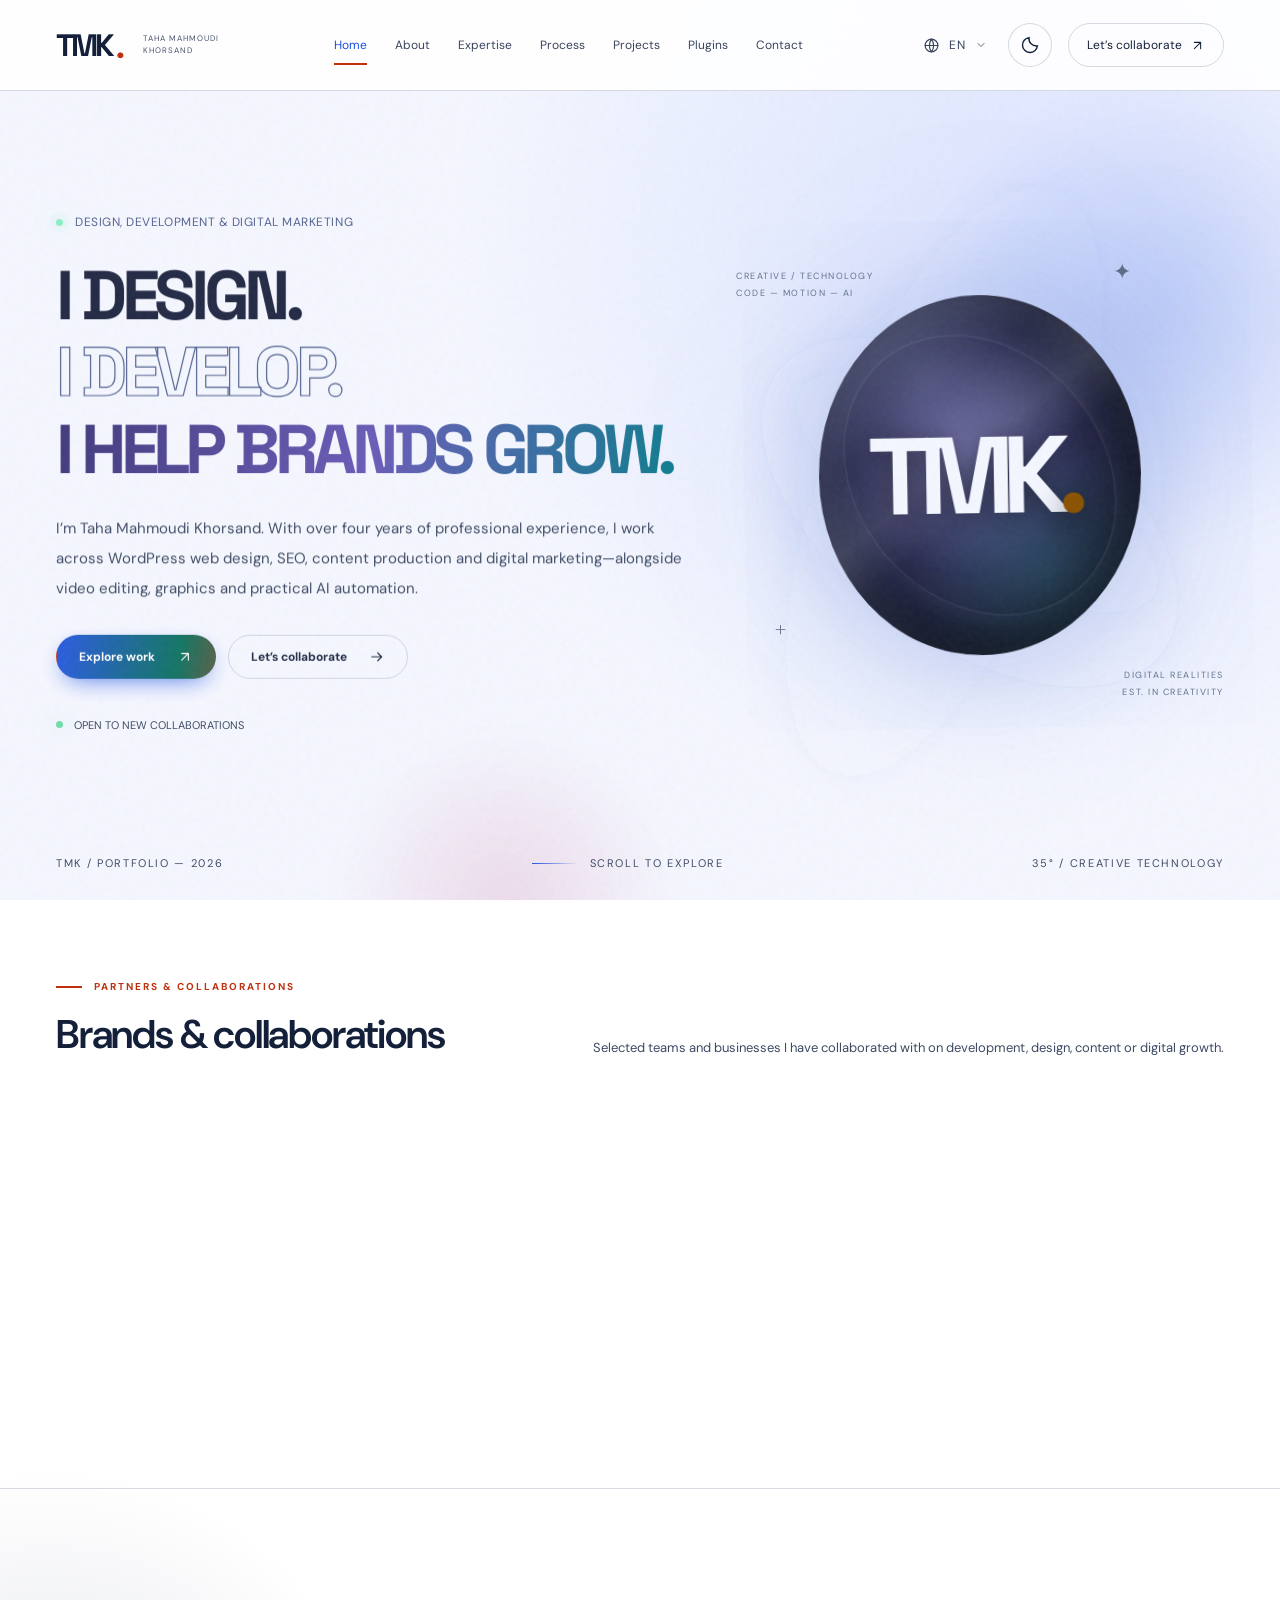
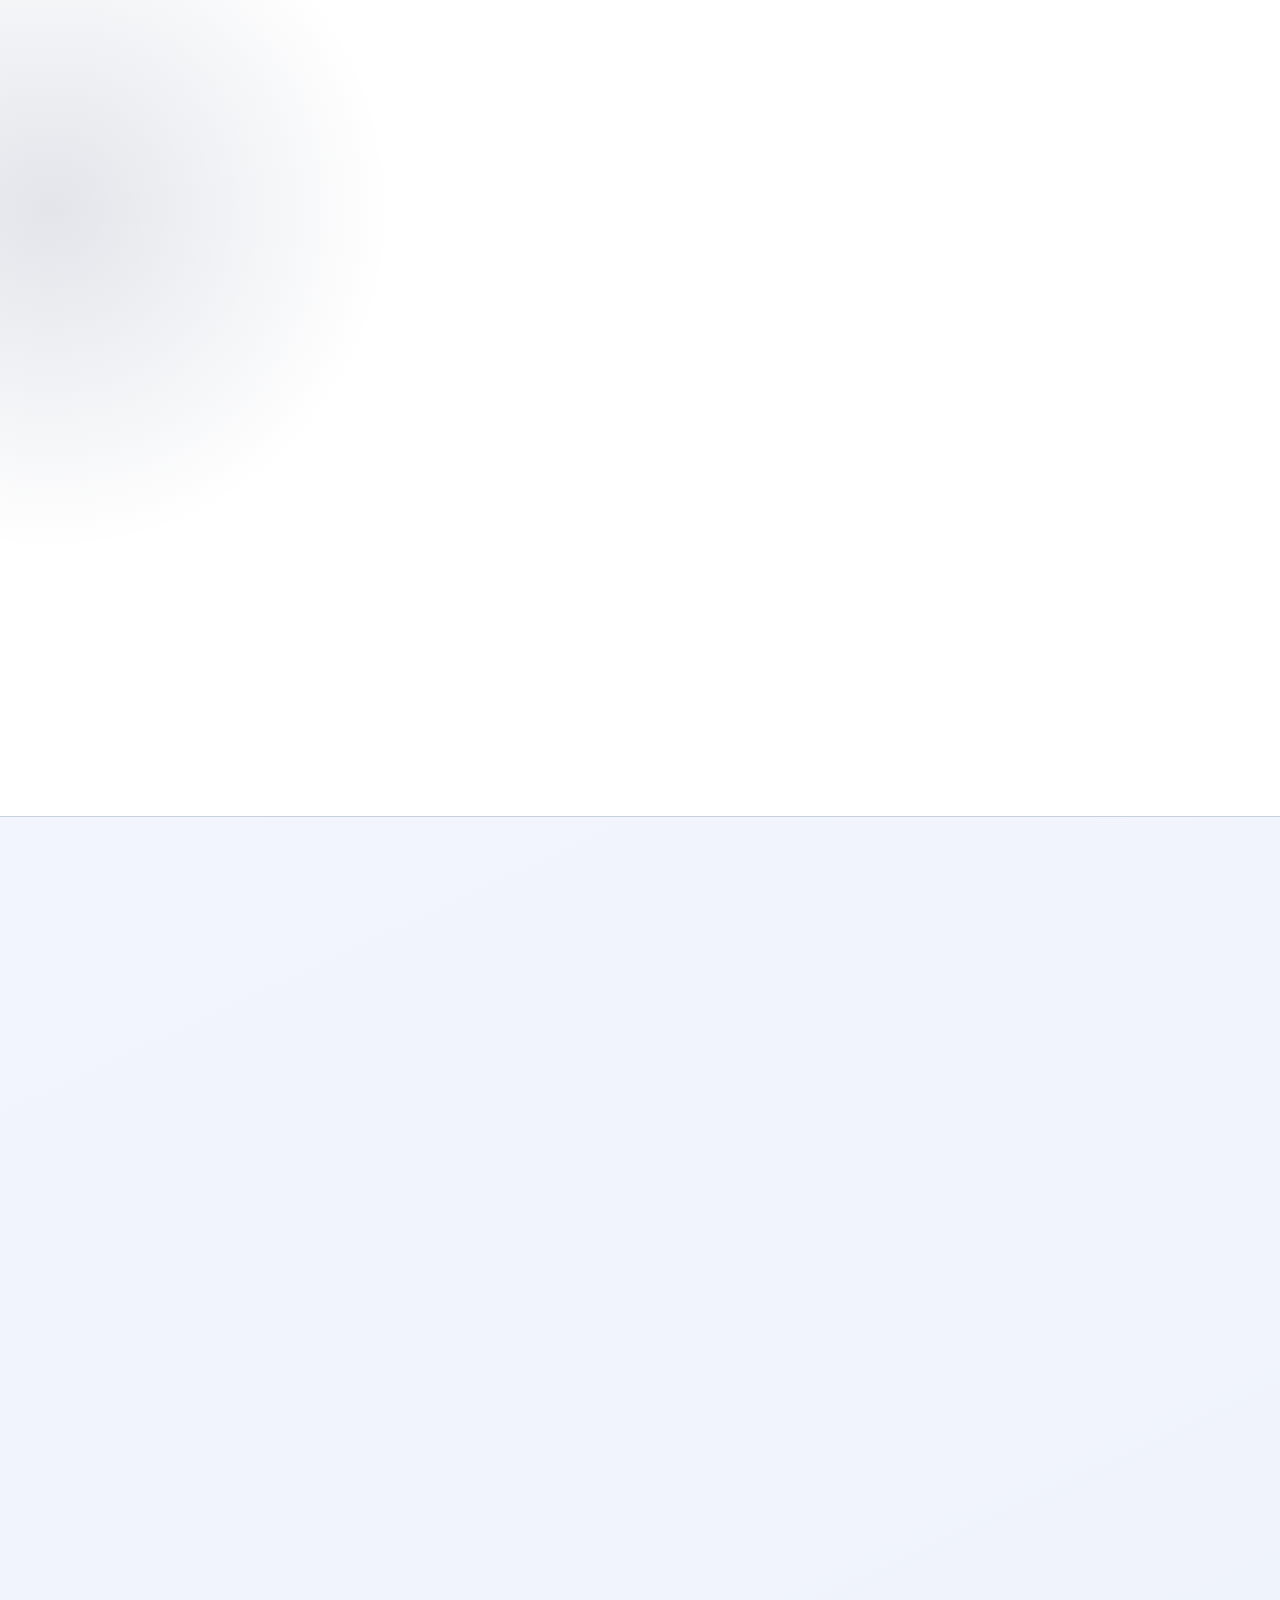
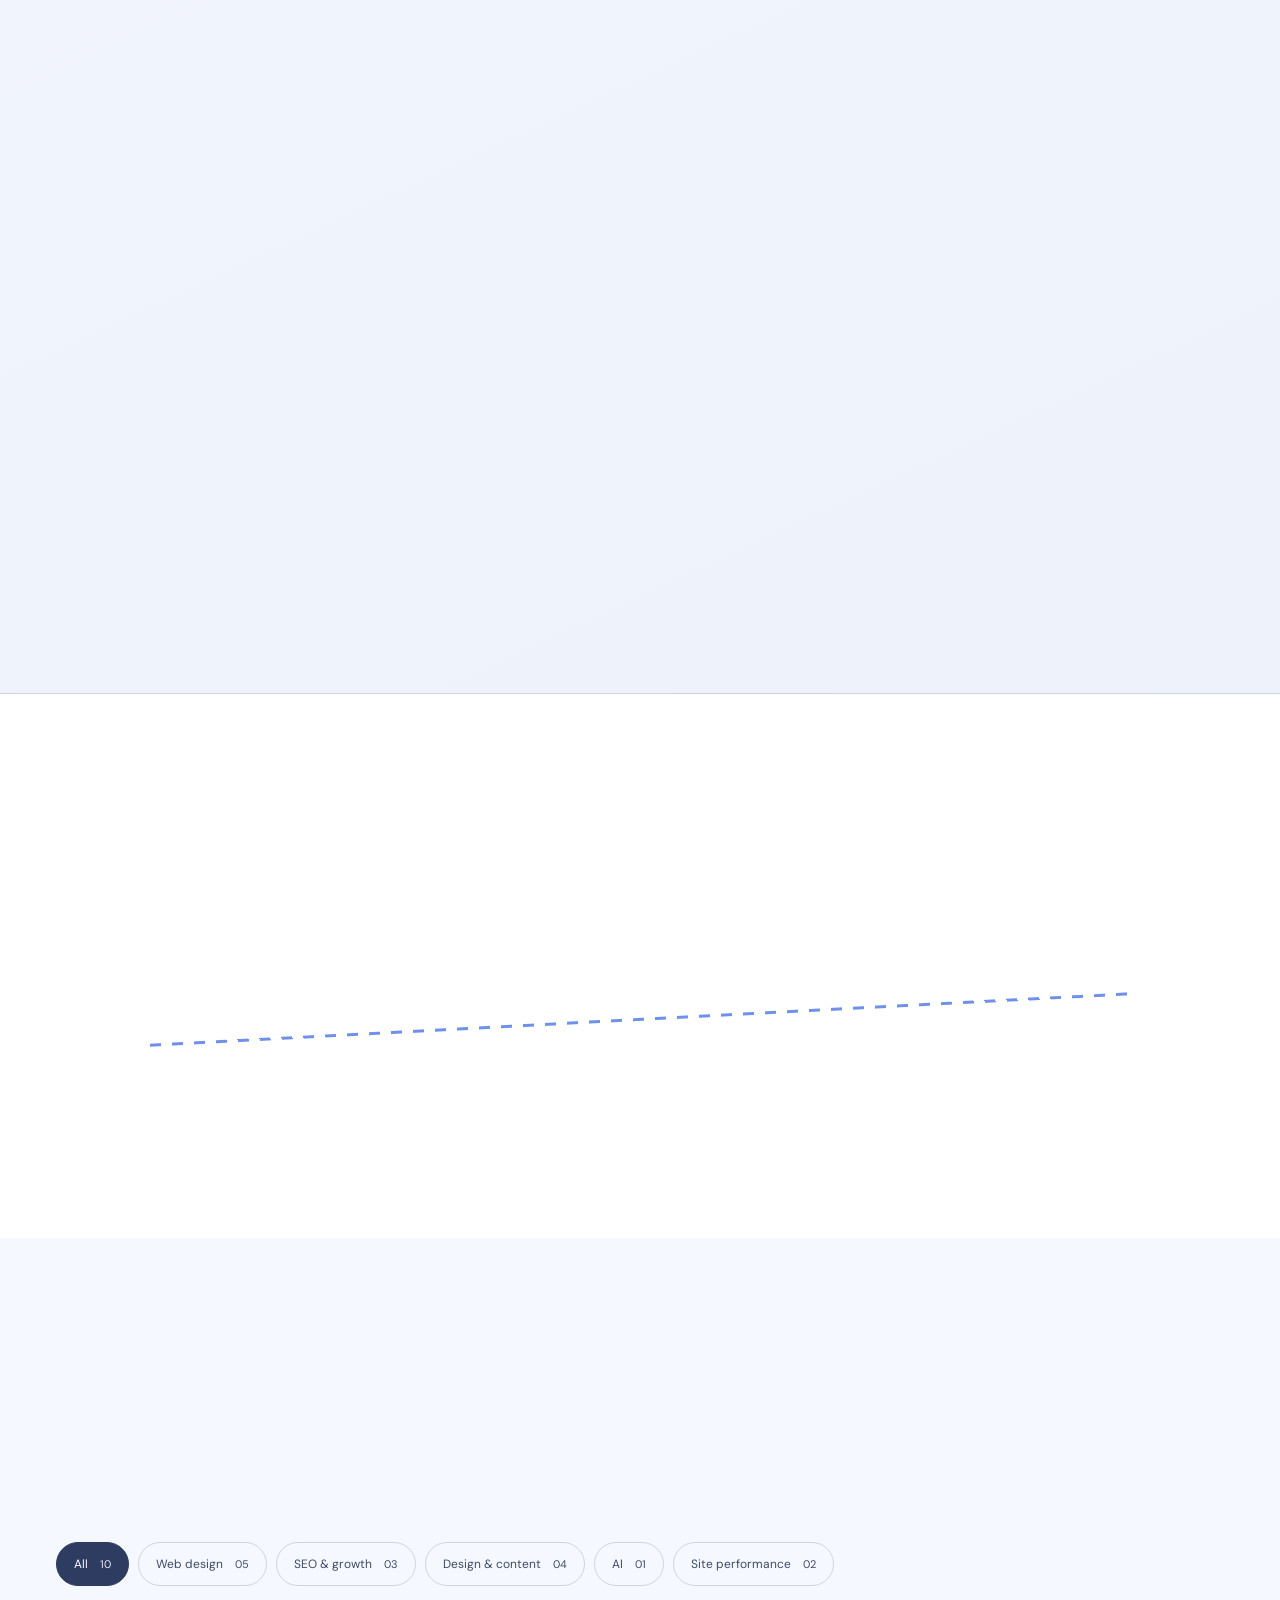
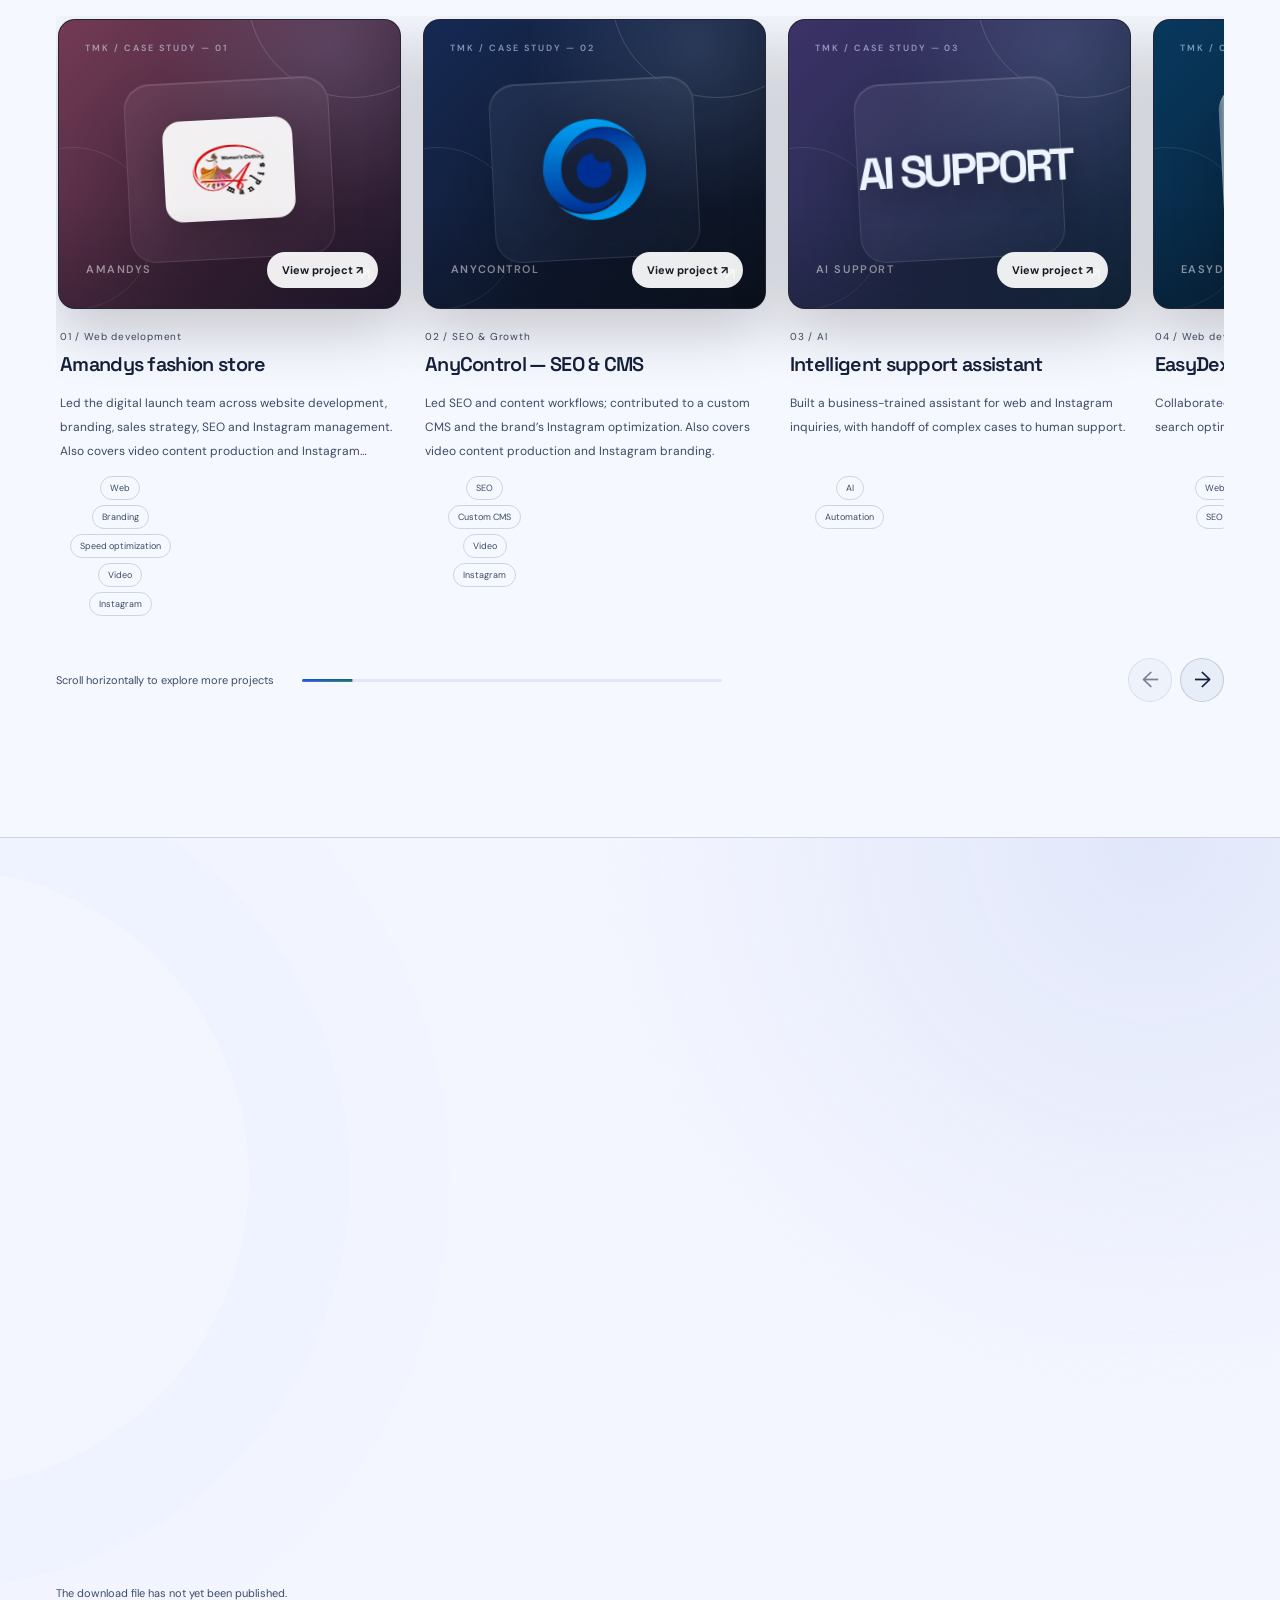
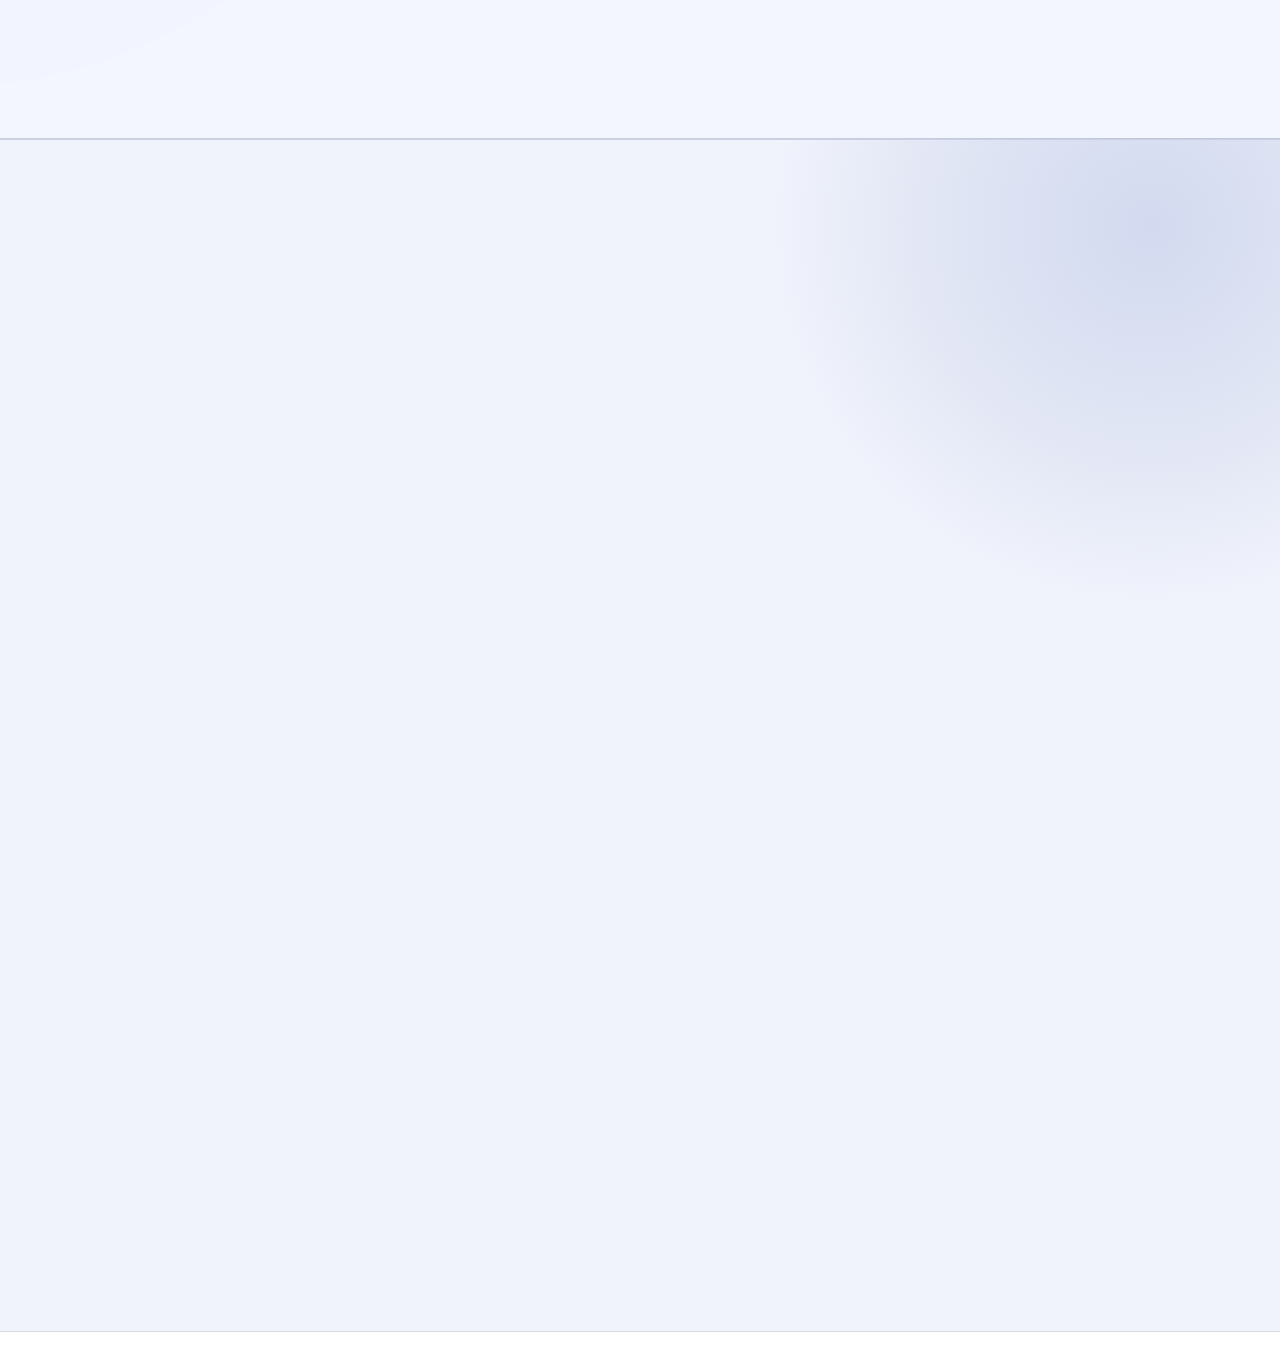
<file: index.html>
<!doctype html>
<html lang="en" dir="ltr" data-theme="dark"><head><meta charset="utf-8"/><meta name="viewport" content="width=device-width, initial-scale=1"/>
<title>Taha Mahmoudi Khorsand | TMK — طاها محمودی خرسند</title><meta name="description" content="TMK portfolio of Taha Mahmoudi Khorsand — WordPress, SEO and digital marketing. Choose your language: فارسی · العربية · English."/><meta name="author" content="Taha Mahmoudi Khorsand"/>
<link rel="canonical" href="https://taha-mahmoodikhorsand.ir/"/>
<link rel="alternate" hreflang="fa" href="https://taha-mahmoodikhorsand.ir/fa/"/><link rel="alternate" hreflang="en" href="https://taha-mahmoodikhorsand.ir/en/"/><link rel="alternate" hreflang="ar" href="https://taha-mahmoodikhorsand.ir/ar/"/><link rel="alternate" hreflang="x-default" href="https://taha-mahmoodikhorsand.ir/"/>
<meta name="robots" content="index,follow,max-image-preview:large"/><meta name="theme-color" content="#080a13"/><meta name="color-scheme" content="dark"/>
<meta property="og:type" content="website"/><meta property="og:site_name" content="TMK"/><meta property="og:title" content="Taha Mahmoudi Khorsand | TMK — طاها محمودی خرسند"/><meta property="og:description" content="TMK portfolio of Taha Mahmoudi Khorsand — WordPress, SEO and digital marketing. Choose your language: فارسی · العربية · English."/><meta property="og:url" content="https://taha-mahmoodikhorsand.ir/"/><meta property="og:locale" content="en_US"/><meta property="og:locale:alternate" content="fa_IR"/><meta property="og:locale:alternate" content="ar_AR"/>
<meta property="og:image" content="https://taha-mahmoodikhorsand.ir/assets/social/og-image.png"/><meta property="og:image:width" content="1200"/><meta property="og:image:height" content="630"/><meta property="og:image:alt" content="TMK emblem"/>
<meta name="twitter:card" content="summary_large_image"/><meta name="twitter:title" content="Taha Mahmoudi Khorsand | TMK — طاها محمودی خرسند"/><meta name="twitter:description" content="TMK portfolio of Taha Mahmoudi Khorsand — WordPress, SEO and digital marketing. Choose your language: فارسی · العربية · English."/><meta name="twitter:image" content="https://taha-mahmoodikhorsand.ir/assets/social/og-image.png"/>
<link rel="icon" type="image/x-icon" href="/favicon.ico"/><link rel="icon" type="image/png" sizes="32x32" href="/assets/social/favicon-32.png"/><link rel="icon" type="image/png" sizes="192x192" href="/assets/logos/icon-192.png"/><link rel="apple-touch-icon" sizes="180x180" href="/assets/social/apple-touch-icon.png"/><link rel="manifest" href="/manifest.webmanifest"/>
<link rel="me" href="https://t.me/tahakhorsand"/><link rel="me" href="https://www.instagram.com/taha_m_khorsand/"/>
<script type="application/ld+json">{"@context":"https://schema.org","@graph":[{"@type":"WebSite","@id":"https://taha-mahmoodikhorsand.ir/#website","url":"https://taha-mahmoodikhorsand.ir/","name":"TMK — Taha Mahmoudi Khorsand","inLanguage":["fa","en","ar"],"publisher":{"@id":"https://taha-mahmoodikhorsand.ir/#person"}},{"@type":"Person","@id":"https://taha-mahmoodikhorsand.ir/#person","name":"Taha Mahmoudi Khorsand","alternateName":["طاها محمودی خرسند","طه محمودي خورسند"],"url":"https://taha-mahmoodikhorsand.ir/","image":{"@type":"ImageObject","url":"https://taha-mahmoodikhorsand.ir/assets/social/tmk-emblem-512.png","width":512,"height":512},"sameAs":["https://t.me/tahakhorsand","https://www.instagram.com/taha_m_khorsand/"]}]}</script>
<style>*{box-sizing:border-box}body{margin:0;min-height:100vh;display:grid;place-items:center;background:#080a13;color:#eef0fb;font-family:system-ui,'Segoe UI',Tahoma,sans-serif;text-align:center;padding:24px}main{max-width:520px}img{width:120px;height:120px;border-radius:50%}h1{font-size:clamp(26px,5vw,38px);margin:22px 0 8px}p{color:#9aa1b8;line-height:1.9;margin:0 0 26px}nav{display:flex;gap:10px;justify-content:center;flex-wrap:wrap}a{color:#141824;background:linear-gradient(125deg,#c2cff5,#99aee9);padding:12px 24px;border-radius:99px;text-decoration:none;font-weight:700}small{display:block;margin-top:26px;color:#6f768d}</style>
</head><body><main><img src="/assets/social/tmk-emblem-512.png" alt="TMK" width="120" height="120"/>
<h1>Taha Mahmoudi Khorsand</h1><p>WordPress · SEO · Digital Marketing<br/>طراحی سایت · سئو · دیجیتال مارکتینگ</p>
<nav aria-label="Language"><a href="fa/" hreflang="fa" lang="fa">فارسی</a><a href="ar/" hreflang="ar" lang="ar">العربية</a><a href="en/" hreflang="en" lang="en">English</a></nav>
<small id="status">Redirecting to your language…</small></main>
<script>
(function(){
var L={fa:'fa/',en:'en/',ar:'ar/'},done=false;
var AR='SA AE EG IQ JO KW LB OM QA BH SY YE LY TN DZ MA SD PS MR SO DJ KM'.split(' ');
function go(l){if(done)return;done=true;location.replace(L[l]+location.search+location.hash)}
function pick(cc){cc=(cc||'').toUpperCase();return cc==='IR'?'fa':AR.indexOf(cc)>-1?'ar':'en'}
function stored(){try{var v=localStorage.getItem('tmk_locale');if(L[v])return v}catch(e){}var m=document.cookie.match(/(?:^|; )tmk_locale=(fa|ar|en)/);return m?m[1]:null}
function byBrowser(){var ls=navigator.languages||[navigator.language||''];for(var i=0;i<ls.length;i++){var x=String(ls[i]).toLowerCase();if(x.indexOf('fa')===0)return'fa';if(x.indexOf('ar')===0)return'ar';if(x.indexOf('en')===0)return'en'}
try{if(Intl.DateTimeFormat().resolvedOptions().timeZone==='Asia/Tehran')return'fa'}catch(e){}return'en'}
function get(u,t){var c=new AbortController(),id=setTimeout(function(){c.abort()},t);return fetch(u,{signal:c.signal,cache:'no-store'}).then(function(r){clearTimeout(id);if(!r.ok)throw 0;return r.text()})}
var p=stored();if(p)return go(p);
try{var c=JSON.parse(localStorage.getItem('tmk_geo')||'null');if(c&&c.cc&&Date.now()-c.t<6048e5)return go(pick(c.cc))}catch(e){}
setTimeout(function(){go(byBrowser())},3200);
get('https://get.geojs.io/v1/ip/country.json',2200).then(function(t){return JSON.parse(t).country})
.catch(function(){return get('https://ipapi.co/country/',1800).then(function(t){return t.trim()})})
.then(function(cc){if(!/^[A-Za-z]{2}$/.test(cc||''))throw 0;try{localStorage.setItem('tmk_geo',JSON.stringify({cc:cc,t:Date.now()}))}catch(e){}go(pick(cc))})
.catch(function(){go(byBrowser())});
})();
</script><noscript><style>#status{display:none}</style></noscript></body></html>
</file>
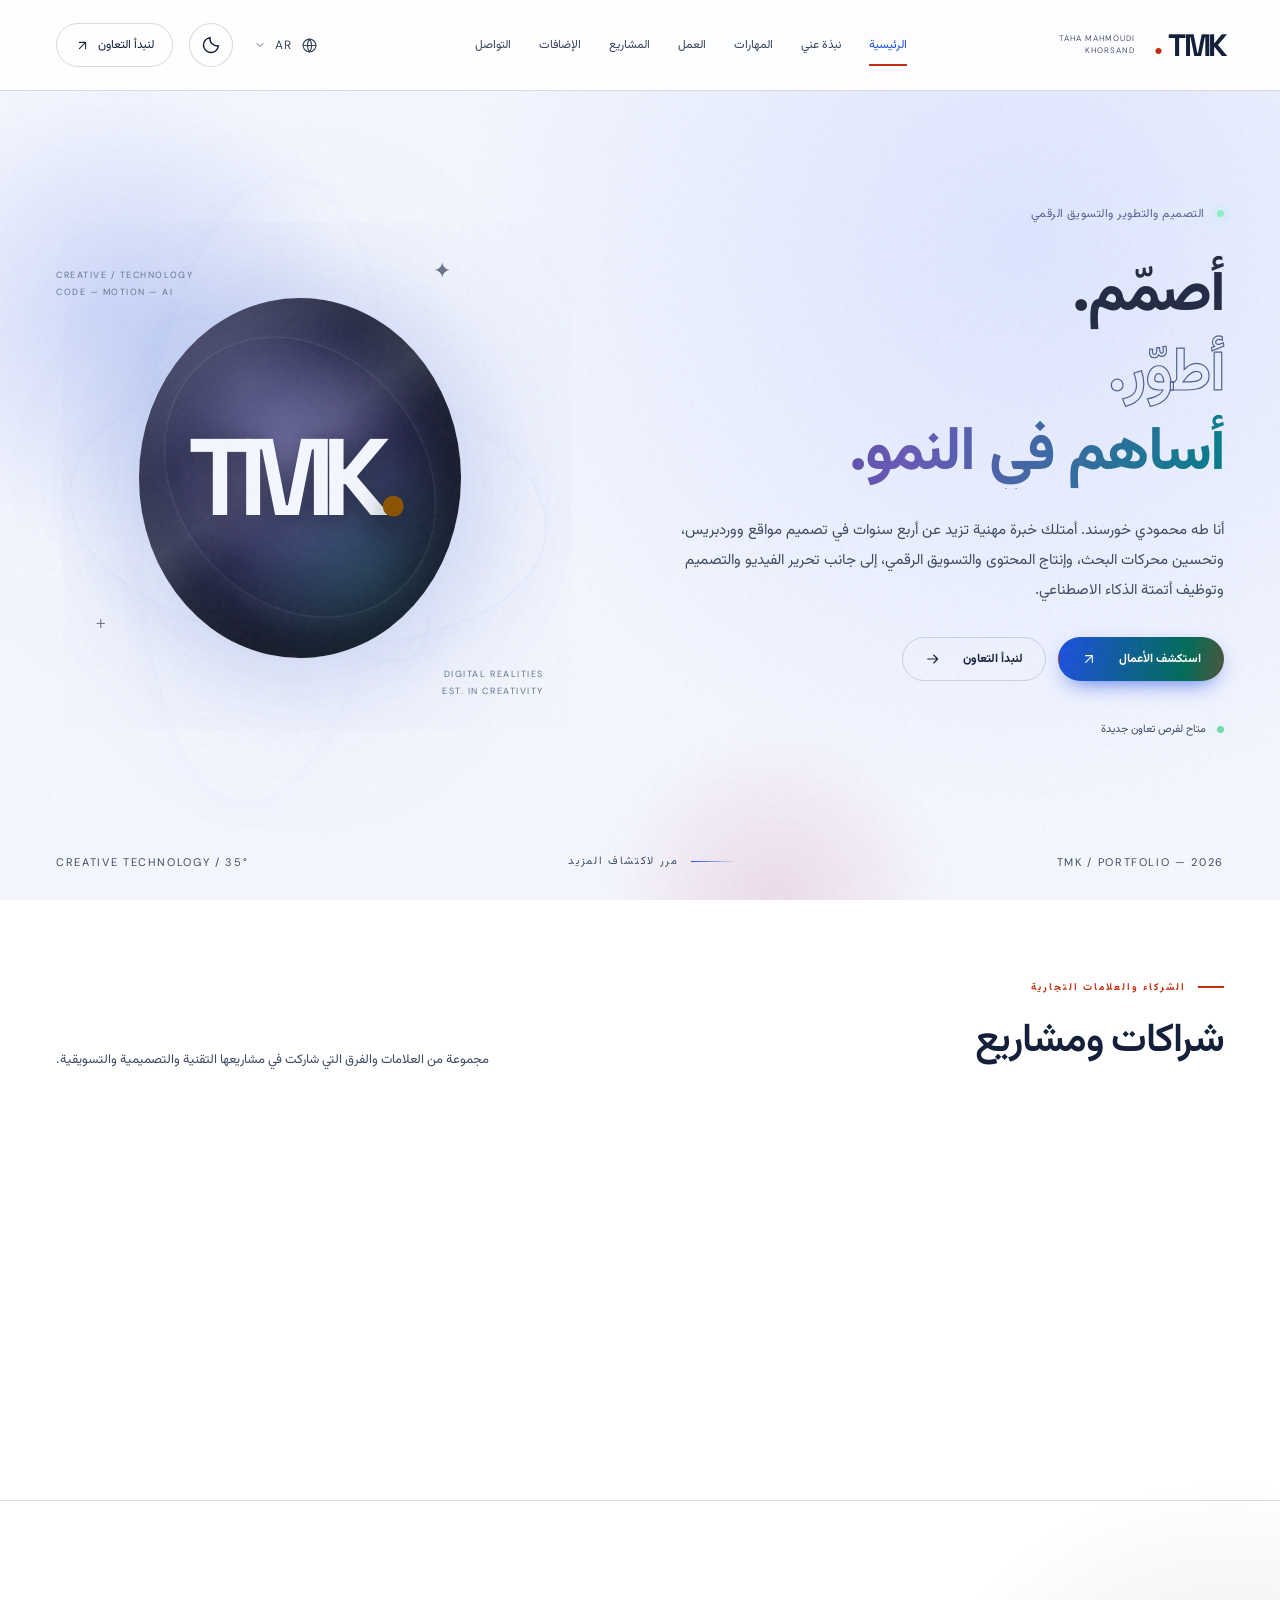
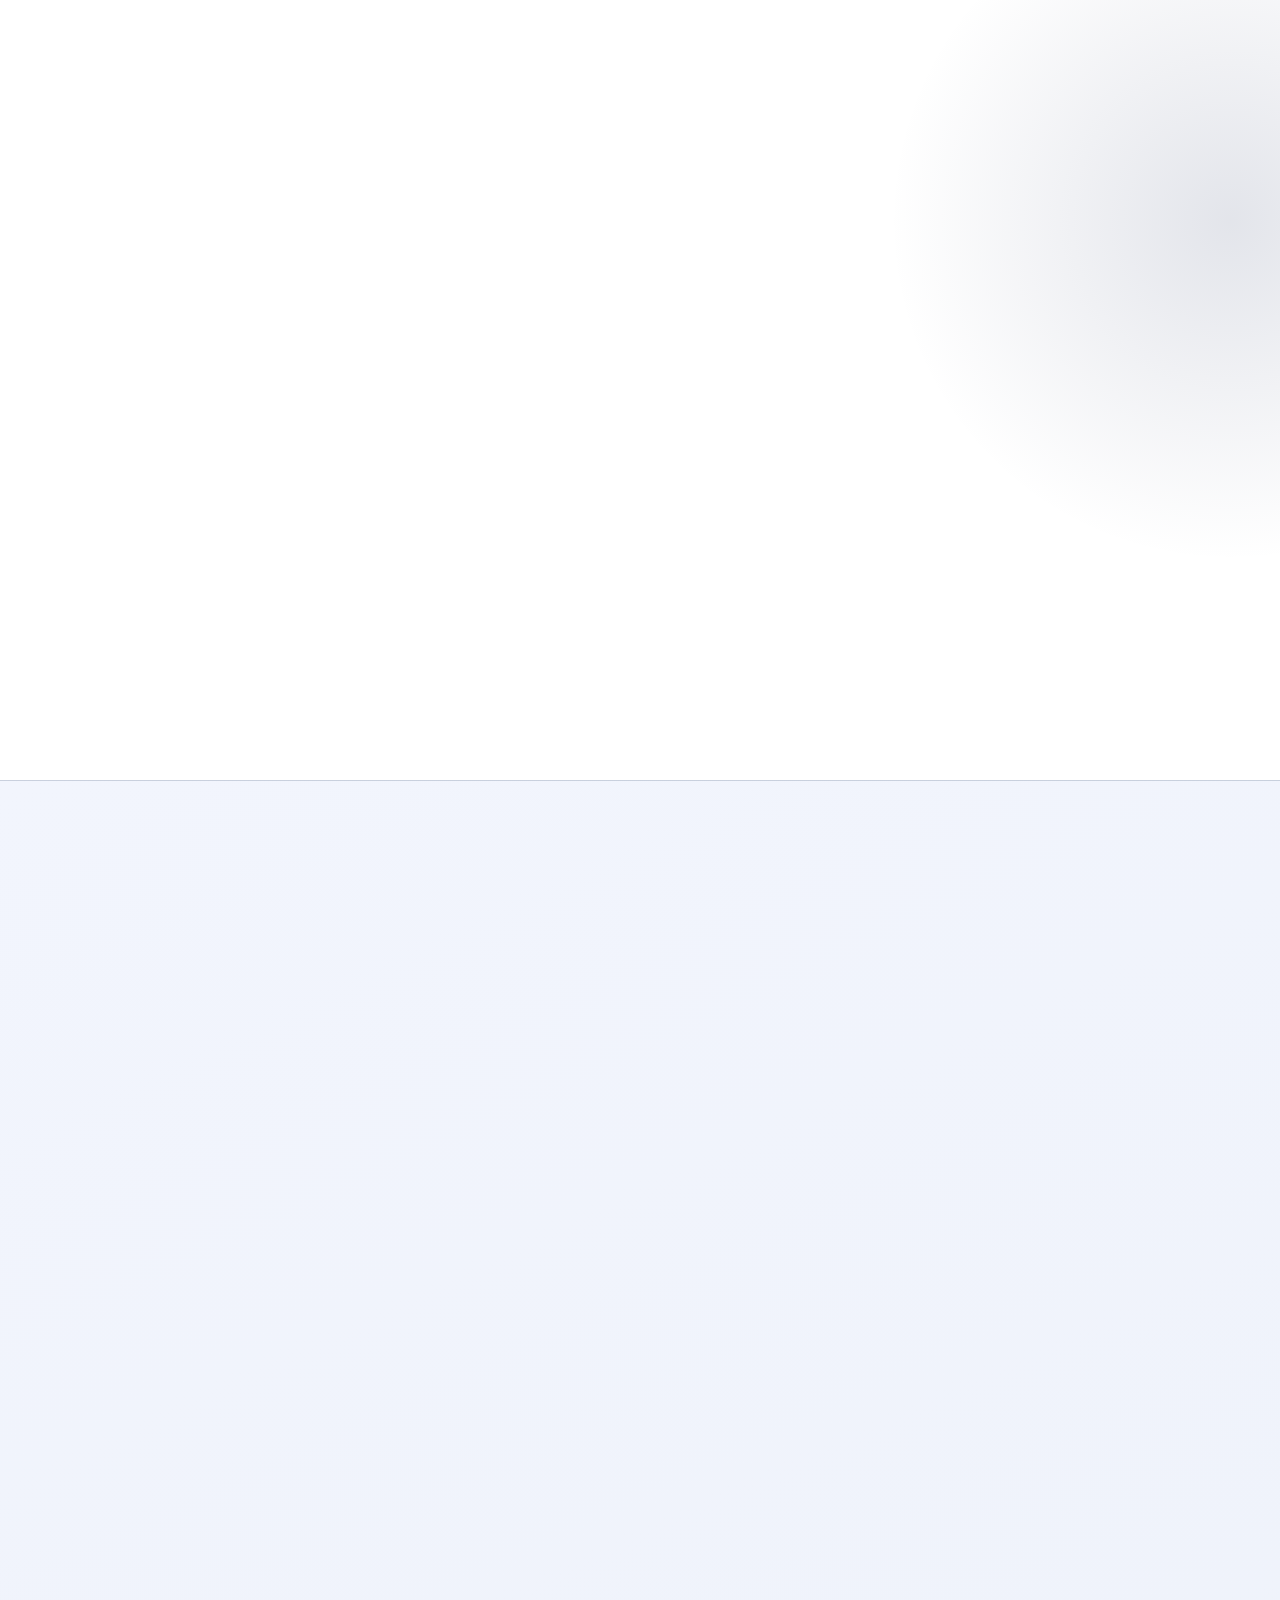
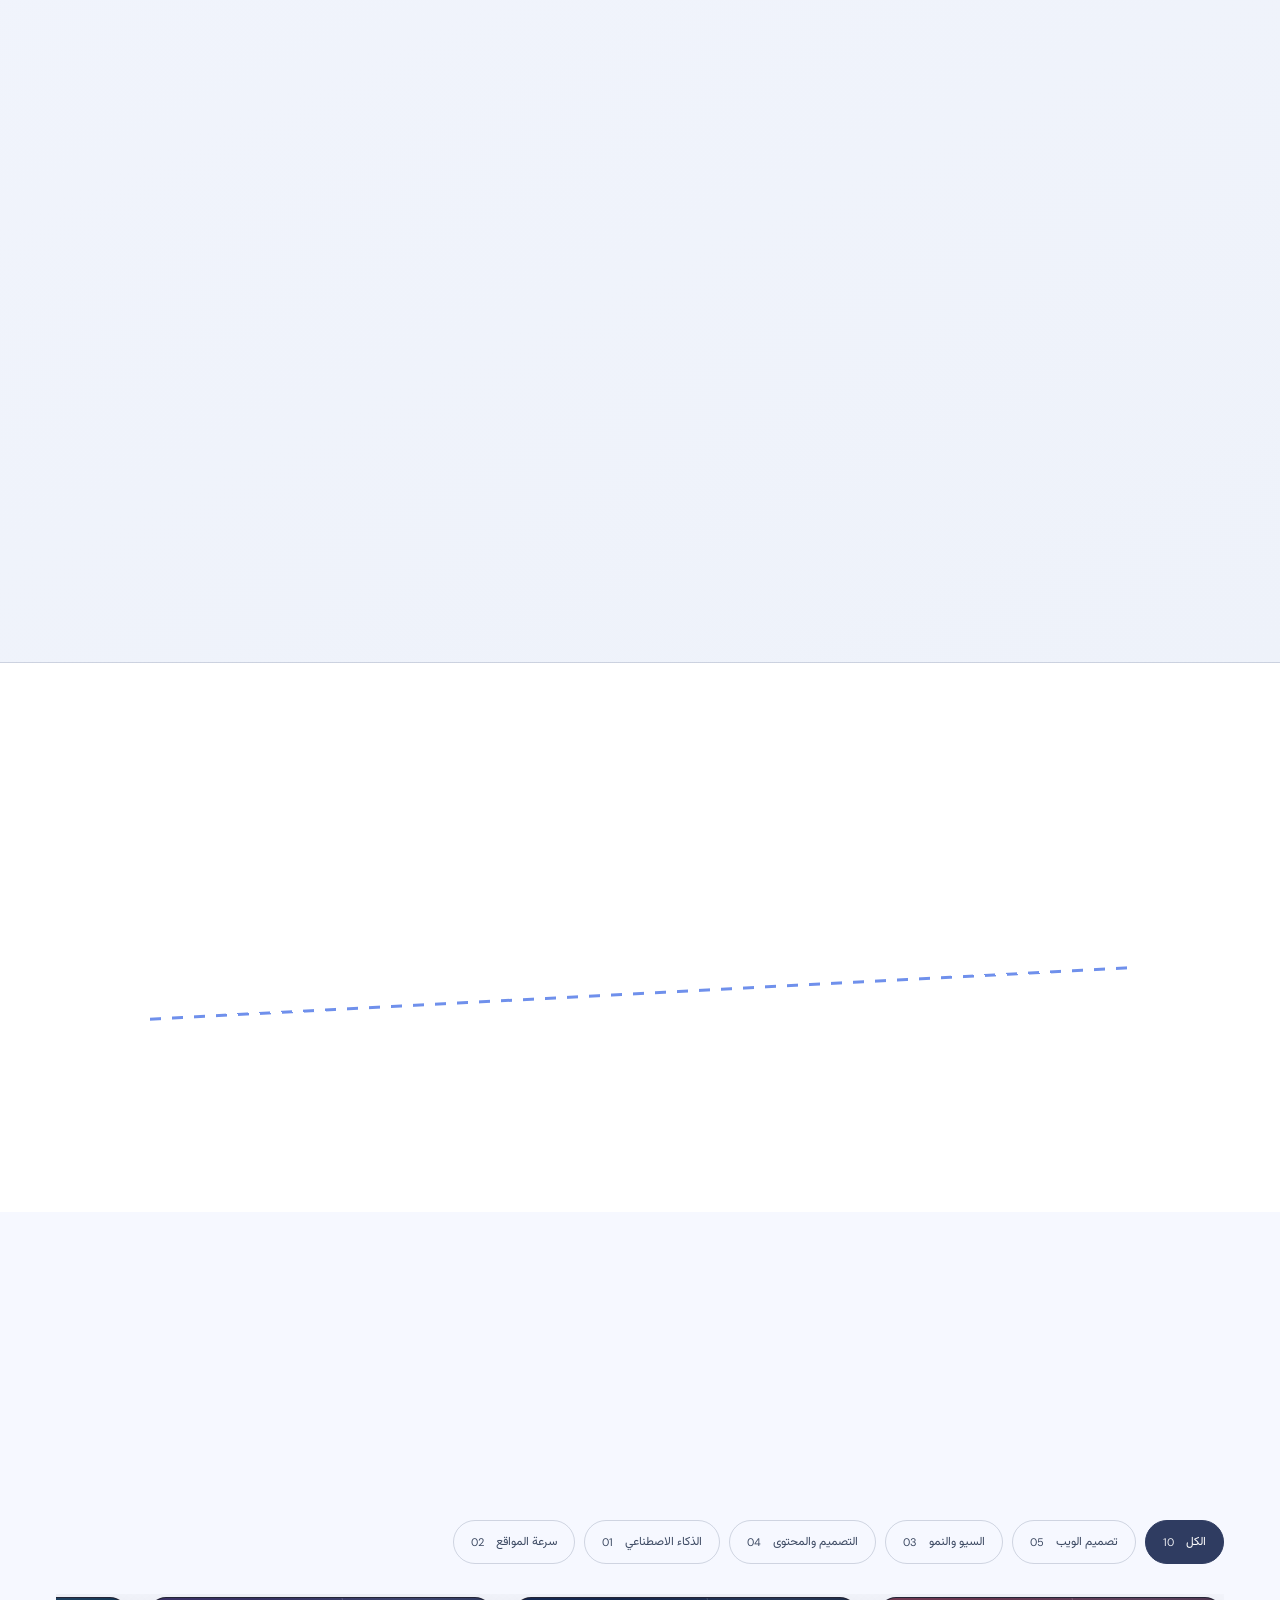
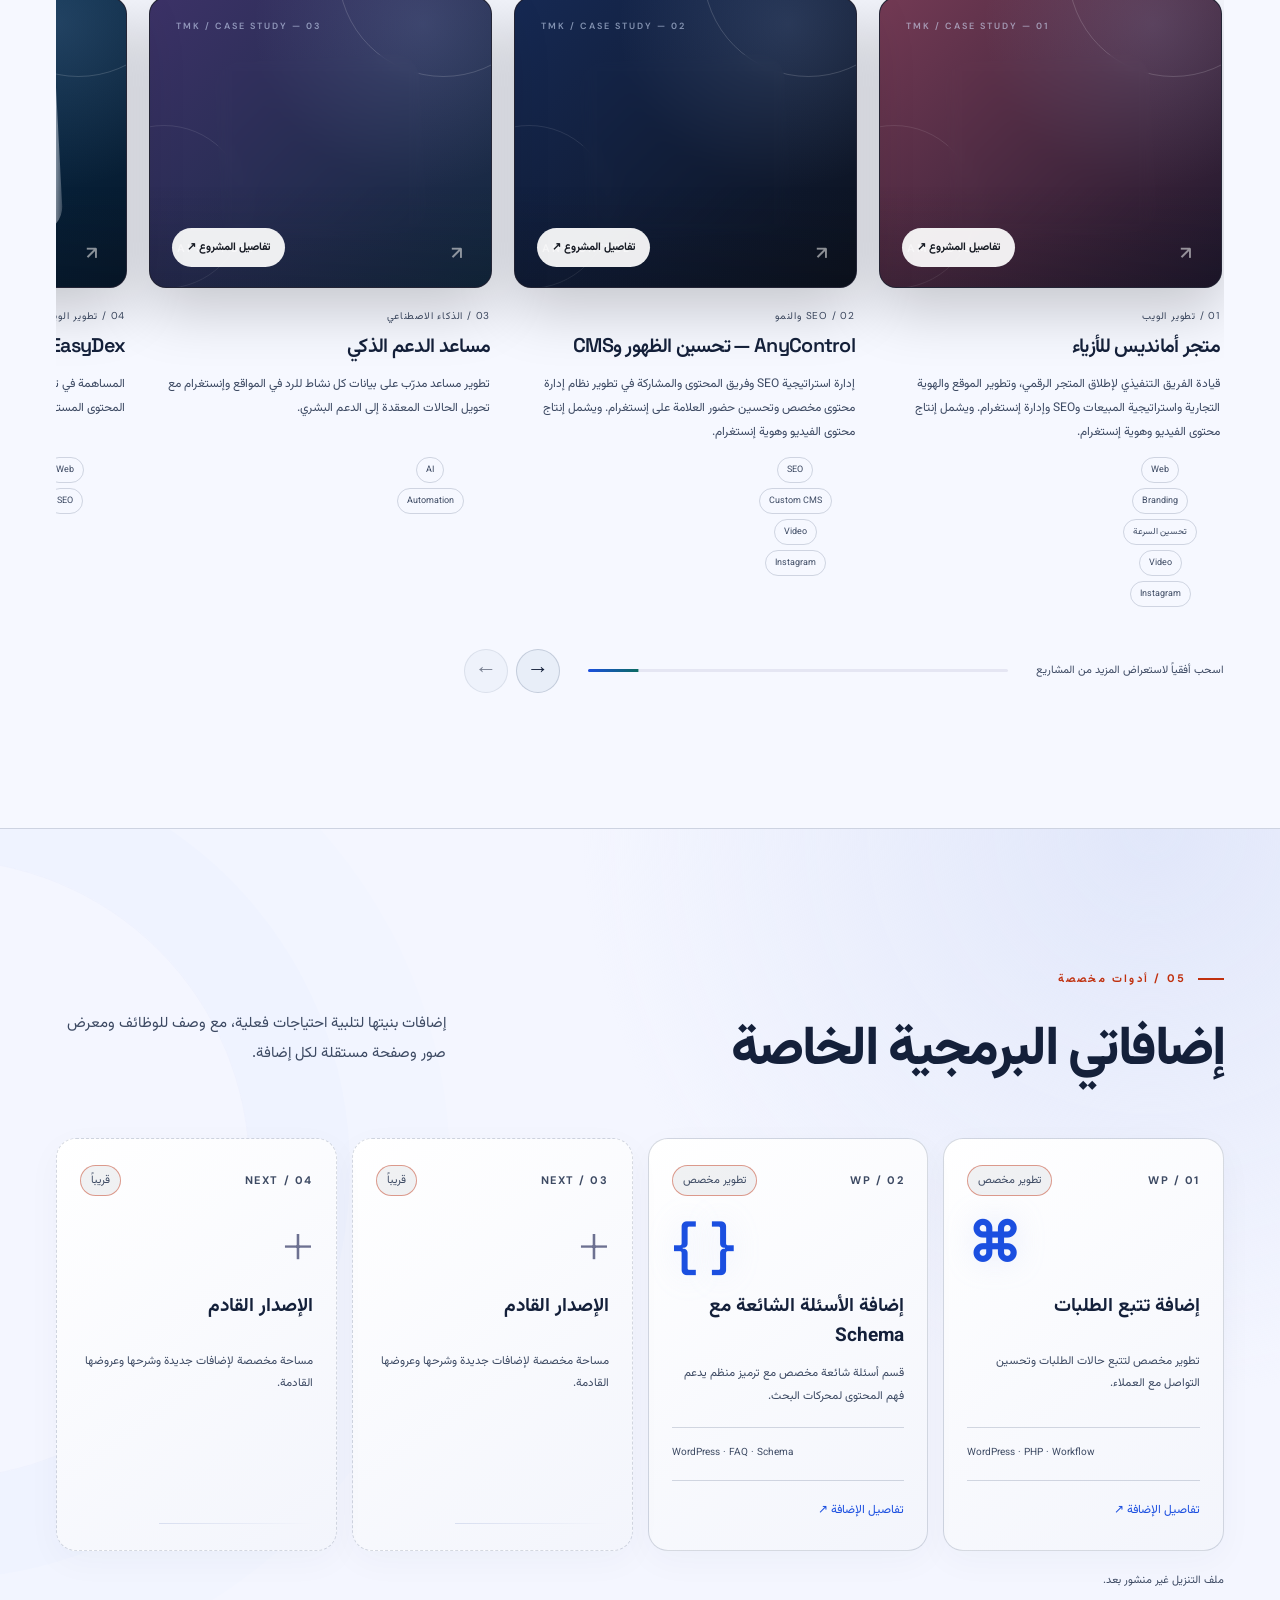
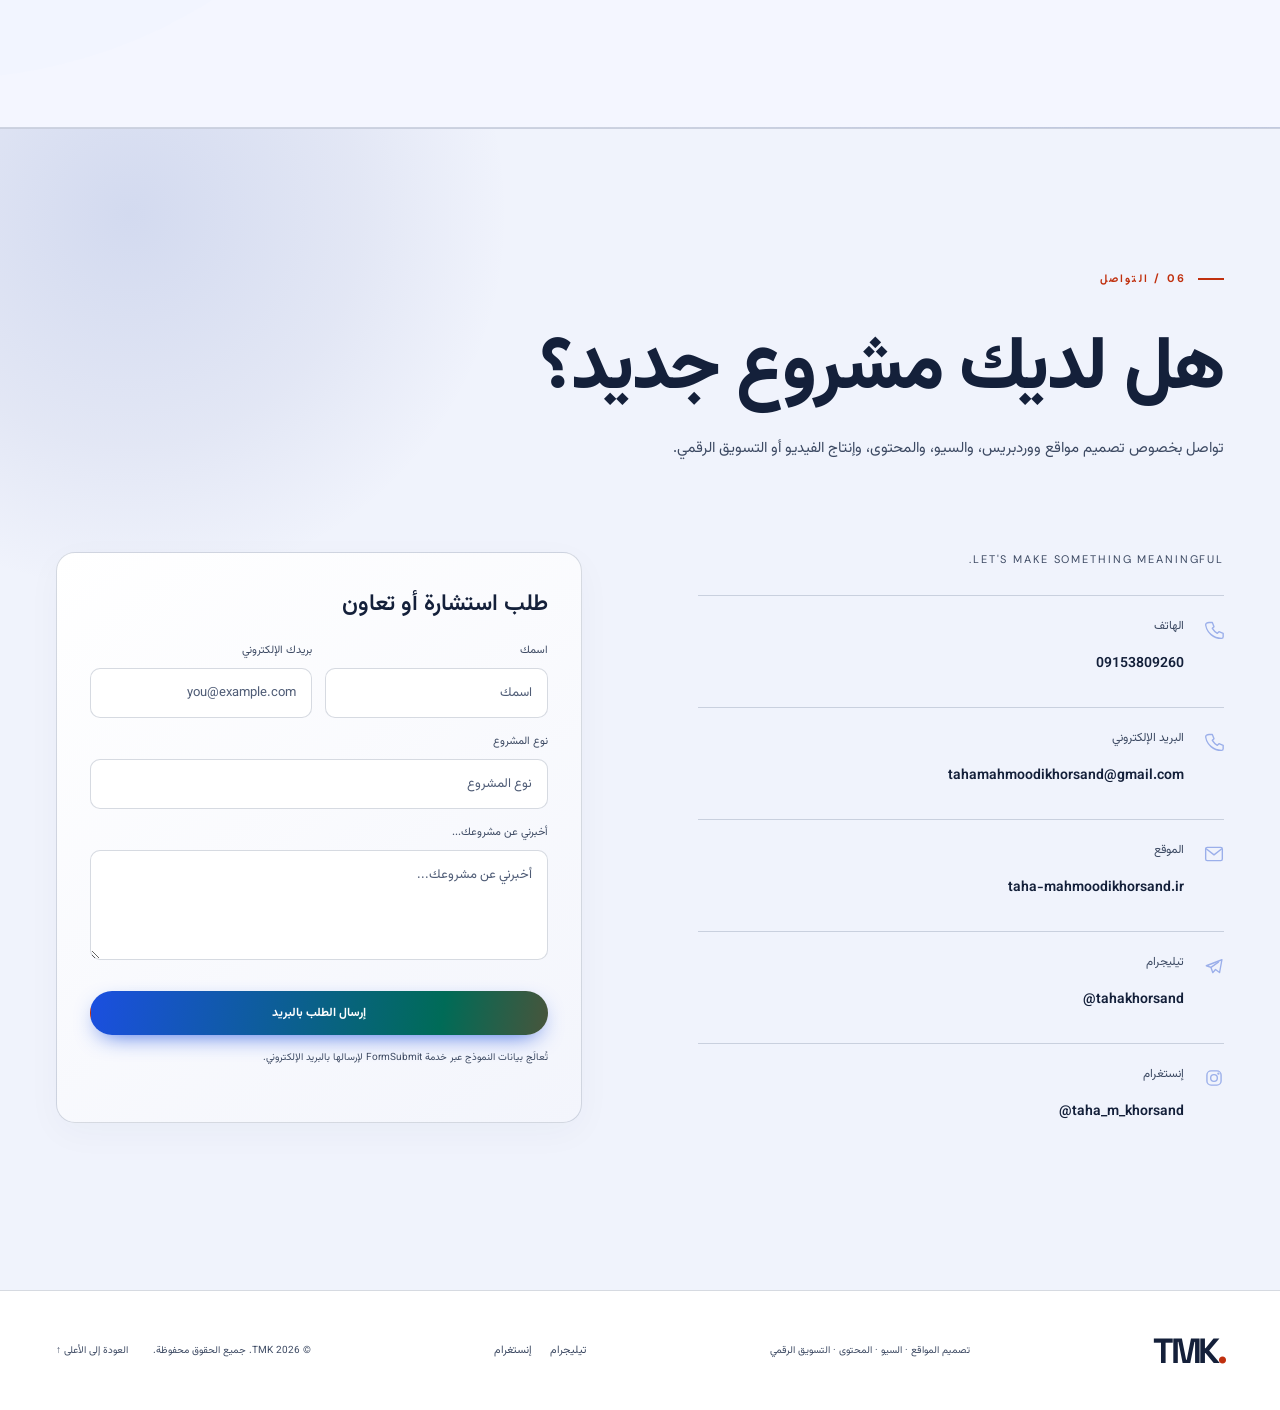
<file: ar/index.html>
<!DOCTYPE html>

<html dir="rtl" lang="ar"><head>
<meta charset="utf-8"/><meta content="width=device-width, initial-scale=1" name="viewport"/><title>طه محمودي خورسند | ووردبريس وSEO والتسويق الرقمي</title><meta name="description" content="معرض أعمال طه محمودي خورسند: مواقع ووردبريس بـ Elementor، إضافات مخصصة، تحسين محركات البحث، إنتاج المحتوى، تحرير الفيديو، نمو إنستغرام وأتمتة الذكاء الاصطناعي."/><meta name="keywords" content="طه محمودي خورسند, تصميم مواقع ووردبريس, Elementor, إضافات ووردبريس, تحسين محركات البحث, تسويق رقمي, تحرير فيديو, نمو إنستغرام, أتمتة الذكاء الاصطناعي, معرض أعمال, سيرة ذاتية"/><meta name="author" content="طه محمودي خورسند"/><link rel="canonical" href="https://taha-mahmoodikhorsand.ir/ar/"/><link rel="alternate" hreflang="fa" href="https://taha-mahmoodikhorsand.ir/fa/"/><link rel="alternate" hreflang="en" href="https://taha-mahmoodikhorsand.ir/en/"/><link rel="alternate" hreflang="ar" href="https://taha-mahmoodikhorsand.ir/ar/"/><link rel="alternate" hreflang="x-default" href="https://taha-mahmoodikhorsand.ir/"/><meta name="robots" content="index,follow,max-image-preview:large,max-snippet:-1,max-video-preview:-1"/><meta name="googlebot" content="index,follow,max-image-preview:large,max-snippet:-1,max-video-preview:-1"/><meta name="referrer" content="strict-origin-when-cross-origin"/><meta name="application-name" content="TMK"/><meta name="apple-mobile-web-app-title" content="TMK"/><meta name="mobile-web-app-capable" content="yes"/><meta name="format-detection" content="telephone=no"/><meta property="og:type" content="website"/><meta property="og:site_name" content="TMK"/><meta property="og:title" content="طه محمودي خورسند | ووردبريس وSEO والتسويق الرقمي"/><meta property="og:description" content="معرض أعمال طه محمودي خورسند: مواقع ووردبريس بـ Elementor، إضافات مخصصة، تحسين محركات البحث، إنتاج المحتوى، تحرير الفيديو، نمو إنستغرام وأتمتة الذكاء الاصطناعي."/><meta property="og:url" content="https://taha-mahmoodikhorsand.ir/ar/"/><meta property="og:locale" content="ar_AR"/><meta property="og:locale:alternate" content="fa_IR"/><meta property="og:locale:alternate" content="en_US"/><meta property="og:image" content="https://taha-mahmoodikhorsand.ir/assets/social/og-image.png"/><meta property="og:image:secure_url" content="https://taha-mahmoodikhorsand.ir/assets/social/og-image.png"/><meta property="og:image:type" content="image/png"/><meta property="og:image:width" content="1200"/><meta property="og:image:height" content="630"/><meta property="og:image:alt" content="شعار TMK — طه محمودي خورسند"/><meta name="twitter:card" content="summary_large_image"/><meta name="twitter:title" content="طه محمودي خورسند | ووردبريس وSEO والتسويق الرقمي"/><meta name="twitter:description" content="معرض أعمال طه محمودي خورسند: مواقع ووردبريس بـ Elementor، إضافات مخصصة، تحسين محركات البحث، إنتاج المحتوى، تحرير الفيديو، نمو إنستغرام وأتمتة الذكاء الاصطناعي."/><meta name="twitter:image" content="https://taha-mahmoodikhorsand.ir/assets/social/og-image.png"/><meta name="twitter:image:alt" content="شعار TMK — طه محمودي خورسند"/><link rel="icon" type="image/x-icon" href="/favicon.ico"/><link rel="icon" type="image/png" sizes="32x32" href="/assets/social/favicon-32.png"/><link rel="icon" type="image/png" sizes="192x192" href="/assets/logos/icon-192.png"/><link rel="apple-touch-icon" sizes="180x180" href="/assets/social/apple-touch-icon.png"/><link rel="manifest" href="/manifest.webmanifest"/><link rel="me" href="https://t.me/tahakhorsand"/><link rel="me" href="https://www.instagram.com/taha_m_khorsand/"/><script type="application/ld+json">{"@context":"https://schema.org","@graph":[{"@type":"Person","@id":"https://taha-mahmoodikhorsand.ir/#person","name":"طه محمودي خورسند","alternateName":["Taha Mahmoudi Khorsand"],"url":"https://taha-mahmoodikhorsand.ir/","image":{"@type":"ImageObject","url":"https://taha-mahmoodikhorsand.ir/assets/social/tmk-emblem-512.png","width":512,"height":512},"email":"mailto:tahamahmoodikhorsand@gmail.com","telephone":"+989153809260","jobTitle":"مطوّر ويب ومتخصص في التسويق الرقمي","description":"معرض أعمال طه محمودي خورسند: مواقع ووردبريس بـ Elementor، إضافات مخصصة، تحسين محركات البحث، إنتاج المحتوى، تحرير الفيديو، نمو إنستغرام وأتمتة الذكاء الاصطناعي.","knowsAbout":["ووردبريس","Elementor","تحسين محركات البحث","إنتاج المحتوى","التسويق الرقمي","تحرير الفيديو","نمو إنستغرام","أتمتة الذكاء الاصطناعي","React","Node.js"],"sameAs":["https://t.me/tahakhorsand","https://www.instagram.com/taha_m_khorsand/"],"brand":{"@id":"https://taha-mahmoodikhorsand.ir/#brand"}},{"@type":"Organization","@id":"https://taha-mahmoodikhorsand.ir/#brand","name":"TMK","url":"https://taha-mahmoodikhorsand.ir/","logo":{"@type":"ImageObject","url":"https://taha-mahmoodikhorsand.ir/assets/social/tmk-emblem-512.png","width":512,"height":512},"image":"https://taha-mahmoodikhorsand.ir/assets/social/og-image.png","founder":{"@id":"https://taha-mahmoodikhorsand.ir/#person"},"sameAs":["https://t.me/tahakhorsand","https://www.instagram.com/taha_m_khorsand/"],"email":"tahamahmoodikhorsand@gmail.com","telephone":"+989153809260","hasOfferCatalog":{"@type":"OfferCatalog","name":"طه محمودي خورسند","itemListElement":[{"@type":"Offer","itemOffered":{"@type":"Service","name":"تصميم وتطوير مواقع ووردبريس","provider":{"@id":"https://taha-mahmoodikhorsand.ir/#brand"}}},{"@type":"Offer","itemOffered":{"@type":"Service","name":"تطوير إضافات ووردبريس مخصصة","provider":{"@id":"https://taha-mahmoodikhorsand.ir/#brand"}}},{"@type":"Offer","itemOffered":{"@type":"Service","name":"تحسين محركات البحث وإنتاج المحتوى","provider":{"@id":"https://taha-mahmoodikhorsand.ir/#brand"}}},{"@type":"Offer","itemOffered":{"@type":"Service","name":"تحرير الفيديو والتصميم الجرافيكي","provider":{"@id":"https://taha-mahmoodikhorsand.ir/#brand"}}},{"@type":"Offer","itemOffered":{"@type":"Service","name":"نمو إنستغرام وبناء الهوية","provider":{"@id":"https://taha-mahmoodikhorsand.ir/#brand"}}},{"@type":"Offer","itemOffered":{"@type":"Service","name":"أتمتة الذكاء الاصطناعي وروبوتات الدردشة","provider":{"@id":"https://taha-mahmoodikhorsand.ir/#brand"}}}]}},{"@type":"WebSite","@id":"https://taha-mahmoodikhorsand.ir/#website","url":"https://taha-mahmoodikhorsand.ir/","name":"TMK — طه محمودي خورسند","inLanguage":["fa","en","ar"],"publisher":{"@id":"https://taha-mahmoodikhorsand.ir/#person"},"image":"https://taha-mahmoodikhorsand.ir/assets/social/og-image.png"},{"@type":"ProfilePage","@id":"https://taha-mahmoodikhorsand.ir/ar/#webpage","url":"https://taha-mahmoodikhorsand.ir/ar/","name":"طه محمودي خورسند | ووردبريس وSEO والتسويق الرقمي","description":"معرض أعمال طه محمودي خورسند: مواقع ووردبريس بـ Elementor، إضافات مخصصة، تحسين محركات البحث، إنتاج المحتوى، تحرير الفيديو، نمو إنستغرام وأتمتة الذكاء الاصطناعي.","inLanguage":"ar","isPartOf":{"@id":"https://taha-mahmoodikhorsand.ir/#website"},"about":{"@id":"https://taha-mahmoodikhorsand.ir/#person"},"mainEntity":{"@id":"https://taha-mahmoodikhorsand.ir/#person"},"primaryImageOfPage":{"@type":"ImageObject","url":"https://taha-mahmoodikhorsand.ir/assets/social/og-image.png","width":1200,"height":630},"dateModified":"2026-11-14","breadcrumb":{"@id":"https://taha-mahmoodikhorsand.ir/ar/#breadcrumb"}},{"@type":"BreadcrumbList","@id":"https://taha-mahmoodikhorsand.ir/ar/#breadcrumb","itemListElement":[{"@type":"ListItem","position":1,"name":"طه محمودي خورسند","item":"https://taha-mahmoodikhorsand.ir/ar/"}]},{"@type":"ItemList","@id":"https://taha-mahmoodikhorsand.ir/ar/#projects","name":"مشاريع مختارة","numberOfItems":10,"itemListElement":[{"@type":"ListItem","position":1,"item":{"@type":"CreativeWork","name":"متجر أمانديس للأزياء","description":"قيادة الفريق التنفيذي لإطلاق المتجر الرقمي، وتطوير الموقع والهوية التجارية واستراتيجية المبيعات وSEO وإدارة إنستغرام. ويشمل إنتاج محتوى الفيديو وهوية إنستغرام.","creator":{"@id":"https://taha-mahmoodikhorsand.ir/#person"},"inLanguage":"ar","url":"https://amandys.com/"}},{"@type":"ListItem","position":2,"item":{"@type":"CreativeWork","name":"AnyControl — تحسين الظهور وCMS","description":"إدارة استراتيجية SEO وفريق المحتوى والمشاركة في تطوير نظام إدارة محتوى مخصص وتحسين حضور العلامة على إنستغرام. ويشمل إنتاج محتوى الفيديو وهوية إنستغرام.","creator":{"@id":"https://taha-mahmoodikhorsand.ir/#person"},"inLanguage":"ar","url":"https://anycontrol.app/fa","image":"https://taha-mahmoodikhorsand.ir/assets/gallery/projects/anycontrol-home.webp"}},{"@type":"ListItem","position":3,"item":{"@type":"CreativeWork","name":"مساعد الدعم الذكي","description":"تطوير مساعد مدرّب على بيانات كل نشاط للرد في المواقع وإنستغرام مع تحويل الحالات المعقدة إلى الدعم البشري.","creator":{"@id":"https://taha-mahmoodikhorsand.ir/#person"},"inLanguage":"ar","image":"https://taha-mahmoodikhorsand.ir/assets/gallery/projects/ai-support-dashboard.webp"}},{"@type":"ListItem","position":4,"item":{"@type":"CreativeWork","name":"EasyDex — تطوير وSEO","description":"المساهمة في تطوير الموقع وقيادة تحسين محركات البحث واستراتيجية المحتوى المستهدف.","creator":{"@id":"https://taha-mahmoodikhorsand.ir/#person"},"inLanguage":"ar","url":"https://ezdex.net/fa","image":"https://taha-mahmoodikhorsand.ir/assets/gallery/projects/easydex-landing.webp"}},{"@type":"ListItem","position":5,"item":{"@type":"CreativeWork","name":"YouKart — بطاقات أعمال رقمية","description":"تطوير الموقع بواسطة ووردبريس والمساهمة في معمارية التطبيق وبرمجة الواجهة الخلفية.","creator":{"@id":"https://taha-mahmoodikhorsand.ir/#person"},"inLanguage":"ar"}},{"@type":"ListItem","position":6,"item":{"@type":"CreativeWork","name":"EZRate — تحسين الظهور والتصميم","description":"العمل على SEO وتحسين ظهور الصفحات وتصميم العناصر البصرية لمنصة أسعار الصرف.","creator":{"@id":"https://taha-mahmoodikhorsand.ir/#person"},"inLanguage":"ar","url":"https://ezrate.me/fa"}},{"@type":"ListItem","position":7,"item":{"@type":"CreativeWork","name":"ACE PC — تطوير الموقع والدعم","description":"تصميم وصيانة موقع المتجر والمساعدة في دعم البرمجيات والأجهزة وترقية الحواسيب.","creator":{"@id":"https://taha-mahmoodikhorsand.ir/#person"},"inLanguage":"ar","url":"https://acepc.ir/","image":"https://taha-mahmoodikhorsand.ir/assets/gallery/projects/acepc-home.webp"}},{"@type":"ListItem","position":8,"item":{"@type":"CreativeWork","name":"FomoTech — تصميم الواجهات","description":"التعاون مع فريق فوموتك في تصميم أجزاء من واجهة المستخدم وعناصر الموقع البصرية.","creator":{"@id":"https://taha-mahmoodikhorsand.ir/#person"},"inLanguage":"ar","url":"https://fomotac.ir/"}},{"@type":"ListItem","position":9,"item":{"@type":"CreativeWork","name":"Asterik — SEO والأتمتة","description":"تطوير الموقع واستراتيجية SEO والمحتوى وأتمتة المهام بالذكاء الاصطناعي مع فرق الإعلام.","creator":{"@id":"https://taha-mahmoodikhorsand.ir/#person"},"inLanguage":"ar"}},{"@type":"ListItem","position":10,"item":{"@type":"CreativeWork","name":"Mazdisena Sam-Nosh-Daro — صفحة هبوط إخبارية","description":"تعاون مع شركة الأدوية Mazdisena Sam-Nosh-Daro لتصميم صفحة هبوط إخبارية تعرض الوثائق والأدلة والتغطيات الصحفية لتوضيح أن دواءً جرى توزيعه باسم الشركة لم يكن من إنتاجها.","creator":{"@id":"https://taha-mahmoodikhorsand.ir/#person"},"inLanguage":"ar","url":"https://sam-nosh-daro.onrender.com/?v=2","image":"https://taha-mahmoodikhorsand.ir/assets/gallery/projects/mazdisena-news.webp"}}]}]}</script>
<meta content="#080a13" name="theme-color"/>
<script>(function(){var d=document.documentElement,t=null;try{t=localStorage.getItem('tmk_theme')}catch(e){}if(t!=='dark'&&t!=='light')t=matchMedia('(prefers-color-scheme: light)').matches?'light':'dark';d.dataset.theme=t}())</script><meta name="color-scheme" content="dark light"/><link rel="preconnect" href="https://fonts.googleapis.com"/><link rel="preconnect" href="https://fonts.gstatic.com" crossorigin=""/><link rel="stylesheet" href="https://fonts.googleapis.com/css2?family=DM+Sans:wght@400;500;600;700;800&amp;family=Space+Grotesk:wght@400;500;600;700&amp;family=Vazirmatn:wght@400;500;600;700;800&amp;display=swap"/><link href="../site.css" rel="stylesheet"/></head><body>
<div class="site" data-lang="ar"><div aria-hidden="true" class="noise"></div><div aria-hidden="true" class="pointer-light"></div><header class="site-header" id="top"><div class="nav-shell container"><a aria-label="TMK, homepage" class="brand" href="#home"><span class="brand-type">TMK</span><span class="brand-dot">.</span><span class="brand-tag">TAHA MAHMOUDI<br/>KHORSAND</span></a><nav aria-label="Primary navigation" class="desktop-nav"><a class="nav-link nav-active" href="#home">الرئيسية</a><a class="nav-link" href="#about">نبذة عني</a><a class="nav-link" href="#expertise">المهارات</a><a class="nav-link" href="#process">العمل</a><a class="nav-link" href="#work">المشاريع</a><a class="nav-link" href="#plugins">الإضافات</a><a class="nav-link" href="#contact">التواصل</a></nav><div class="nav-actions"><div class="language-control" data-language-control=""><button aria-expanded="false" aria-haspopup="true" aria-label="Select language" class="lang-trigger" type="button"><svg aria-hidden="true" class="icon" fill="none" stroke="currentColor" stroke-linecap="round" stroke-linejoin="round" stroke-width="1.65" viewbox="0 0 24 24"><circle cx="12" cy="12" r="9"></circle><path d="M3 12h18M12 3a15 15 0 0 1 0 18M12 3a15 15 0 0 0 0 18"></path></svg><span>AR</span><svg aria-hidden="true" class="icon tiny-icon" fill="none" stroke="currentColor" stroke-linecap="round" stroke-linejoin="round" stroke-width="1.65" viewbox="0 0 24 24"><path d="m6 9 6 6 6-6"></path></svg></button><div class="lang-menu" role="menu"><button class="lang-option" data-locale="fa" role="menuitem" type="button"><span>فارسی</span><span>FA</span></button><button class="lang-option is-current" data-locale="ar" role="menuitem" type="button"><span>العربية</span><span>AR</span></button><button class="lang-option" data-locale="en" role="menuitem" type="button"><span>English</span><span>EN</span></button></div></div><button aria-label="Switch color theme" aria-pressed="false" class="theme-toggle" title="Light / Dark" type="button"><svg class="icon icon-sun" fill="none" stroke="currentColor" stroke-linecap="round" stroke-width="1.7" viewbox="0 0 24 24"><circle cx="12" cy="12" r="4"></circle><path d="M12 2v2m0 16v2M4.93 4.93l1.42 1.42m11.3 11.3 1.42 1.42M2 12h2m16 0h2M4.93 19.07l1.42-1.42m11.3-11.3 1.42-1.42"></path></svg><svg class="icon icon-moon" fill="none" stroke="currentColor" stroke-linecap="round" stroke-width="1.7" viewbox="0 0 24 24"><path d="M20.9 13.2A9 9 0 0 1 10.8 3.1 9 9 0 1 0 20.9 13.2Z"></path></svg></button><a class="nav-contact" href="#contact">لنبدأ التعاون <svg aria-hidden="true" class="icon" fill="none" stroke="currentColor" stroke-linecap="round" stroke-linejoin="round" stroke-width="1.65" viewbox="0 0 24 24"><path d="M7 17 17 7M7 7h10v10"></path></svg></a><button aria-controls="mobile-nav" aria-expanded="false" aria-label="Open menu" class="menu-toggle"><svg aria-hidden="true" class="icon" fill="none" stroke="currentColor" stroke-linecap="round" stroke-linejoin="round" stroke-width="1.65" viewbox="0 0 24 24"><path d="M4 7h16M4 12h16M4 17h16"></path></svg></button></div></div><div class="mobile-nav" hidden="" id="mobile-nav"><a href="#home">الرئيسية<span>01</span></a><a href="#about">نبذة عني<span>02</span></a><a href="#expertise">المهارات<span>03</span></a><a href="#process">العمل<span>04</span></a><a href="#work">المشاريع<span>05</span></a><a href="#plugins">الإضافات<span>06</span></a><a href="#contact">التواصل<span>07</span></a></div></header>
<main id="main">
<section aria-labelledby="hero-title" class="hero section" id="home"><div class="hero-ambient ambient-a"></div><div class="hero-ambient ambient-b"></div><div class="hero-grid container"><div class="hero-copy"><div class="hero-eyebrow"><span class="status-ping"></span>التصميم والتطوير والتسويق الرقمي</div><h1 class="hero-title" id="hero-title"><span class="hero-line">أصمّم.</span><span class="hero-line hero-line--outline">أطوّر.</span><span class="hero-line hero-line--accent">أساهم في النمو.</span></h1><p class="hero-description">أنا طه محمودي خورسند. أمتلك خبرة مهنية تزيد عن أربع سنوات في تصميم مواقع ووردبريس، وتحسين محركات البحث، وإنتاج المحتوى والتسويق الرقمي، إلى جانب تحرير الفيديو والتصميم وتوظيف أتمتة الذكاء الاصطناعي.</p><div class="hero-buttons"><a class="btn btn-primary" href="#work">استكشف الأعمال <svg aria-hidden="true" class="icon" fill="none" stroke="currentColor" stroke-linecap="round" stroke-linejoin="round" stroke-width="1.65" viewbox="0 0 24 24"><path d="M7 17 17 7M7 7h10v10"></path></svg></a><a class="btn btn-secondary" href="#contact">لنبدأ التعاون <svg aria-hidden="true" class="icon" fill="none" stroke="currentColor" stroke-linecap="round" stroke-linejoin="round" stroke-width="1.65" viewbox="0 0 24 24"><path d="M4 12h15m-6-6 6 6-6 6"></path></svg></a></div><div class="availability"><span class="availability-dot"></span>متاح لفرص تعاون جديدة</div></div><div aria-hidden="true" class="hero-art"><div class="hero-orbit orbit-outer"></div><div class="hero-orbit orbit-inner"></div><div class="hero-orbit orbit-dashed"></div><div class="hero-sphere"><div class="sphere-shine"></div><span class="sphere-logo">TMK<span>.</span></span></div><div class="art-meta meta-top">CREATIVE / TECHNOLOGY<br/>CODE — MOTION — AI</div><div class="art-meta meta-bottom">DIGITAL REALITIES<br/>EST. IN CREATIVITY</div><div class="floating-cross cross-a">✦</div><div class="floating-cross cross-b">+</div></div></div><div class="hero-bottom container"><span>TMK / PORTFOLIO — 2026</span><div class="scroll-indicator"><span class="scroll-line"></span>مرر لاكتشاف المزيد</div><span>35° / CREATIVE TECHNOLOGY</span></div></section>
<section aria-label="شراكات مميزة" class="brands section-sm"><div class="container"><div class="eyebrow">الشركاء والعلامات التجارية</div><div class="brands-header"><h2 class="minor-heading">شراكات ومشاريع</h2><p>مجموعة من العلامات والفرق التي شاركت في مشاريعها التقنية والتصميمية والتسويقية.</p></div><div class="brand-track"><a class="brand-slot brand-slot--image reveal" href="https://acepc.ir/" target="_blank" rel="noopener noreferrer" aria-label="زيارة موقع ACE PC"><div class="brand-image-stage"><img alt="ACE PC" loading="lazy" src="../assets/logos/logo_acepc_finaly01-1.png"/></div><span class="brand-caption">ACE PC</span></a><a class="brand-slot brand-slot--image reveal" href="https://ezdex.net/fa" target="_blank" rel="noopener noreferrer" aria-label="زيارة موقع EasyDex"><div class="brand-image-stage"><img alt="EasyDex" loading="lazy" src="../assets/logos/logo-type.png"/></div><span class="brand-caption">EasyDex</span></a><a class="brand-slot brand-slot--image reveal" href="https://fomotac.ir/" target="_blank" rel="noopener noreferrer" aria-label="زيارة موقع FomoTech"><div class="brand-image-stage"><img alt="FomoTech" loading="lazy" src="../assets/logos/Fomo-LOGO-png-copy.webp"/></div><span class="brand-caption">FomoTech</span></a><a class="brand-slot brand-slot--image reveal" href="https://amandys.com/" target="_blank" rel="noopener noreferrer" aria-label="زيارة موقع Amandys"><div class="brand-image-stage brand-image-stage--light"><img alt="Amandys" loading="lazy" src="../assets/logos/amandys-logo.webp"/></div><span class="brand-caption">Amandys</span></a><a class="brand-slot brand-slot--image reveal" href="https://ezrate.me/fa" target="_blank" rel="noopener noreferrer" aria-label="زيارة موقع EzRate"><div class="brand-image-stage"><img alt="EzRate" loading="lazy" src="../assets/logos/ezrate-logo.png"/></div><span class="brand-caption">EzRate</span></a><a class="brand-slot brand-slot--image reveal" href="https://anycontrol.app/fa" target="_blank" rel="noopener noreferrer" aria-label="زيارة موقع AnyControl"><div class="brand-image-stage"><img alt="AnyControl" loading="lazy" src="../assets/logos/anycontrol-logo.png"/></div><span class="brand-caption">AnyControl</span></a><div class="brand-slot brand-slot--image reveal"><div class="brand-image-stage brand-image-stage--wide"><img class="logo-on-dark" alt="YouKart" loading="lazy" src="../assets/logos/youkart-logo-lite.png"/><img class="logo-on-light" alt="" aria-hidden="true" loading="lazy" src="../assets/logos/youkart-logo-full.png"/></div><span class="brand-caption">YouKart</span></div><div class="brand-slot brand-slot--image reveal"><div class="brand-image-stage brand-image-stage--paper brand-image-stage--paper-wide"><img alt="Chat Live" loading="lazy" src="../assets/logos/chat-live-logo.png"/></div><span class="brand-caption">Chat Live</span></div><a class="brand-slot brand-slot--image reveal" href="https://sam-nosh-daro.onrender.com/?v=2" target="_blank" rel="noopener noreferrer" aria-label="زيارة موقع Mazdisena Sam-Nosh-Daro"><div class="brand-image-stage brand-image-stage--paper brand-image-stage--paper-square"><img alt="Mazdisena Sam-Nosh-Daro" loading="lazy" src="../assets/logos/mazdisena-logo.png"/></div><span class="brand-caption">Mazdisena Sam-Nosh-Daro</span></a></div></div></section>





<section aria-labelledby="about-heading" class="about-section section" id="about"><div class="about-background"></div><div class="container about-grid"><div class="about-left reveal"><span class="eyebrow">01 / نبذة ومسيرة مهنية</span><h2 class="section-heading" id="about-heading">نبذة عني</h2><div class="about-body"><p class="about-lead">أنا مبرمج ومطوّر مواقع أمتلك أكثر من أربع سنوات من الخبرة المهنية في التقنية وتصميم الويب وتطويره. أعمل في تصميم مواقع ووردبريس وتنفيذها، وتحسين أداء المواقع وتهيئتها لمحركات البحث، وإنتاج محتوى متوافق مع السيو، والتسويق الرقمي.</p><p>لديّ أيضاً خبرة في استخدام الذكاء الاصطناعي وتصميم أتمتة مدعومة به وتنفيذها، والاستفادة من أدواته لرفع سرعة سير العمل وجودته. وإلى جانب العمل التقني، أعمل في تحرير الفيديو وتصميم الصور والشعارات وتعديلها.</p><p>يساعدني الجمع بين المهارات التقنية والإبداع والخبرة العملية على المشاركة في المشروع من الفكرة والتصميم إلى التطوير والتحسين وإنتاج المحتوى والتسليم النهائي. وأسعى باستمرار إلى التعلّم واستخدام التقنيات الحديثة لتقديم حلول عملية ومهنية تركّز على النتائج.</p></div></div><div class="about-right reveal"><div class="about-quote"><span class="eyebrow">منهجي</span><blockquote>فهم الجمهور، وتصميم تجربة مفيدة، وصناعة محتوى هادف، والتحسين المستمر بناءً على احتياجات كل مشروع.</blockquote></div><div class="career-timeline"><h3>الخبرة والتعليم</h3><div class="career-item"><span>٢٠٢٤–٢٠٢٦</span><div><strong>شركة أستريك</strong><p>تطوير المواقع، والسيو، والتسويق الرقمي، وأتمتة الذكاء الاصطناعي، والتعاون مع فرق المحتوى.</p></div></div><div class="career-item"><span>٢٠٢٣–٢٠٢٥</span><div><strong>متجر ACE PC</strong><p>تصميم الموقع وصيانته، والدعم البرمجي، والمشاركة في أعمال الأجهزة.</p></div></div><div class="career-item"><span>٢٠٢٤–٢٠٢٦</span><div><strong>جامعة آزاد الإسلامية – مشهد</strong><p>بكالوريوس هندسة الحاسوب، وفقاً للسيرة الذاتية المرفقة.</p></div></div></div><a class="resume-download" download="taha-mahmoudi-khorsand-resume.pdf" href="../assets/resume/taha-khorsand.pdf">تنزيل السيرة الذاتية PDF ↓</a></div></div></section><section aria-labelledby="expertise-heading" class="expertise-section section" id="expertise"><div class="container"><div class="section-top reveal"><span class="eyebrow">02 / مجالات العمل</span><div class="section-heading-row"><h2 class="section-heading" id="expertise-heading">مهاراتي المهنية</h2><p class="section-description">يتركّز عملي على ووردبريس والتسويق الرقمي والسيو والمحتوى الإبداعي، وأستخدم البرمجة مهارة مساندة لحل مشكلات المشاريع.</p></div></div><div class="expertise-list"><article class="skill-tile reveal"><div class="skill-meta"><span class="skill-index">01</span><span class="skill-code">WORDPRESS &amp; PERFORMANCE</span></div><h3>ووردبريس والتطوير المخصص</h3><p>تصميم المواقع بقوالب جاهزة أو تصاميم مخصصة، وتخصيص الصفحات باستخدام Elementor، وإنشاء إضافات عملية، وصيانة المواقع وتحسين سرعتها وتجربة استخدامها.</p><div class="skill-tags"><span>WordPress</span><span>Elementor</span><span>Custom Plugins</span><span>Site Speed</span></div></article><article class="skill-tile reveal"><div class="skill-meta"><span class="skill-index">02</span><span class="skill-code">SEO &amp; CONTENT</span></div><h3>السيو والمحتوى بمساعدة الذكاء الاصطناعي</h3><p>تخطيط تحسين محركات البحث داخلياً وخارجياً، وتحليل الزيارات والنقرات، وتحسين مسارات التحويل، ودعم الحملات الإعلانية، وإنتاج محتوى المقالات والمنتجات بمساعدة الذكاء الاصطناعي والمراجعة البشرية.</p><div class="skill-tags"><span>On-page / Off-page</span><span>Content Strategy</span><span>AI Content</span><span>Analytics</span></div></article><article class="skill-tile reveal"><div class="skill-meta"><span class="skill-index">03</span><span class="skill-code">VIDEO &amp; DESIGN</span></div><h3>تحرير الفيديو والتصميم</h3><p>تحرير فيديوهات إنستغرام والتعليم والمنتجات والإعلانات، والمساهمة في التصوير الفوتوغرافي والمرئي والتصميم الجرافيكي وإنتاج صور واقعية وإبداعية بأدوات الذكاء الاصطناعي الحديثة.</p><div class="skill-tags"><span>Video Editing</span><span>Motion</span><span>Photography</span><span>AI Visuals</span></div></article><article class="skill-tile reveal"><div class="skill-meta"><span class="skill-index">04</span><span class="skill-code">INSTAGRAM &amp; ENGAGEMENT</span></div><h3>نمو إنستغرام والتفاعل</h3><p>من خلال خبرة تمتد لعامين في مشاريع إنستغرام، اكتسبت خبرة في ابتكار الأفكار وكتابة السيناريوهات وتخطيط المحتوى وإنتاج الفيديوهات الإعلانية والموشن جرافيك وتحسين تفاعل الجمهور.</p><div class="skill-tags"><span>Instagram</span><span>Creative Scripts</span><span>Reels</span><span>Engagement</span></div></article><article class="skill-tile reveal"><div class="skill-meta"><span class="skill-index">05</span><span class="skill-code">CUSTOM CODE &amp; AI</span></div><h3>البرمجة المخصصة وتطوير البرمجيات</h3><p>ساهمت في مشاريع برمجية متنوعة الأحجام. لديّ معرفة عملية بلغات Python وC# وJavaScript وتقنيات React وNode.js، وأستعين بأدوات الذكاء الاصطناعي في حل المشكلات وتتبع الأخطاء وتحسين التنفيذ.</p><div class="skill-tags"><span>Python</span><span>C#</span><span>JavaScript</span><span>React / Node.js</span></div></article></div><div class="tech-stack reveal"><span>لغات وأدوات سبق أن عملت بها</span><div><b>WordPress</b><b>Elementor</b><b>Google Search Console</b><b>Google Analytics</b><b>SEO</b><b>AI Tools</b><b>Python</b><b>C#</b><b>JavaScript</b><b>React</b><b>Node.js</b></div></div></div></section><section class="process-section section" id="process"><div class="container"><div class="section-top reveal"><span class="eyebrow">03 / مراحل العمل</span><h2 class="section-heading">من الفكرة إلى التنفيذ</h2></div><div class="process-grid"><div aria-hidden="true" class="process-diagonal"></div><article class="process-card reveal"><span class="process-index">01</span><span aria-hidden="true" class="process-node"></span><div><h3>الاستكشاف</h3><p>فهم الجمهور والأهداف والمتطلبات.</p></div></article><article class="process-card reveal"><span class="process-index">02</span><span aria-hidden="true" class="process-node"></span><div><h3>التخطيط</h3><p>تحديد المسار التقني والمحتوى المناسب.</p></div></article><article class="process-card reveal"><span class="process-index">03</span><span aria-hidden="true" class="process-node"></span><div><h3>التنفيذ</h3><p>التصميم والإنتاج والتطوير حسب المشروع.</p></div></article><article class="process-card reveal"><span class="process-index">04</span><span aria-hidden="true" class="process-node"></span><div><h3>التحسين</h3><p>تقييم الأداء والتحسين باستمرار.</p></div></article></div></div></section><section aria-labelledby="work-heading" class="work-section section" id="work"><div class="container"><div class="section-top reveal"><span class="eyebrow">04 / تعاونات مختارة</span><div class="section-heading-row"><h2 class="section-heading" id="work-heading">مشاريع فعلية</h2><p class="section-description">نماذج من أعمال تصميم المواقع والسيو والمحتوى والأتمتة وتحسين الأداء؛ اضغط على المشروع للاطّلاع على دوري فيه.</p></div></div><div aria-label="Filter projects" class="project-filter" role="group"><button aria-pressed="true" class="filter-btn active" data-filter="all" type="button">الكل<span>00</span></button><button aria-pressed="false" class="filter-btn" data-filter="web" type="button">تصميم الويب<span>00</span></button><button aria-pressed="false" class="filter-btn" data-filter="seo" type="button">السيو والنمو<span>00</span></button><button aria-pressed="false" class="filter-btn" data-filter="creative" type="button">التصميم والمحتوى<span>00</span></button><button aria-pressed="false" class="filter-btn" data-filter="ai" type="button">الذكاء الاصطناعي<span>00</span></button><button aria-pressed="false" class="filter-btn" data-filter="speed" type="button">سرعة المواقع<span>00</span></button></div><div aria-label="اسحب أفقياً لاستعراض المزيد من المشاريع" class="projects-scroll" id="projects-scroll" tabindex="0"><article class="project-card" data-categories="web speed creative" data-category="web" data-project="amandys" style="--card-one:#733a54;--card-two:#1f182d">
<a aria-label="تفاصيل المشروع: متجر أمانديس للأزياء" class="project-visual" href="#project-amandys">
<div aria-hidden="true" class="project-art-new art"><div class="project-graphic-ring"></div><div class="project-graphic-ring ring-two"></div><span class="project-art-overline">TMK / CASE STUDY — 01</span><div class="project-logo-wrap"><img alt="" class="project-logo" loading="lazy" src="../assets/logos/amandys-logo.webp"/></div><span class="project-art-footer">AMANDYS <span>↗</span></span></div>
<span class="project-view">تفاصيل المشروع ↗</span></a>
<div class="project-info"><div><div class="project-number">01 / تطوير الويب</div><h3>متجر أمانديس للأزياء</h3><p class="project-excerpt">قيادة الفريق التنفيذي لإطلاق المتجر الرقمي، وتطوير الموقع والهوية التجارية واستراتيجية المبيعات وSEO وإدارة إنستغرام. ويشمل إنتاج محتوى الفيديو وهوية إنستغرام.</p></div><span class="project-tags"><span>Web</span><span>Branding</span><span>تحسين السرعة</span><span>Video</span><span>Instagram</span></span></div>
</article><article class="project-card" data-categories="seo creative" data-category="seo" data-project="anycontrol" style="--card-one:#162953;--card-two:#0c121e">
<a aria-label="تفاصيل المشروع: AnyControl — تحسين الظهور وCMS" class="project-visual" href="#project-anycontrol">
<div aria-hidden="true" class="project-art-new art"><div class="project-graphic-ring"></div><div class="project-graphic-ring ring-two"></div><span class="project-art-overline">TMK / CASE STUDY — 02</span><div class="project-logo-wrap"><img alt="" class="project-logo" loading="lazy" src="../assets/logos/anycontrol-logo.png"/></div><span class="project-art-footer">ANYCONTROL <span>↗</span></span></div>
<span class="project-view">تفاصيل المشروع ↗</span></a>
<div class="project-info"><div><div class="project-number">02 / SEO والنمو</div><h3>AnyControl — تحسين الظهور وCMS</h3><p class="project-excerpt">إدارة استراتيجية SEO وفريق المحتوى والمشاركة في تطوير نظام إدارة محتوى مخصص وتحسين حضور العلامة على إنستغرام. ويشمل إنتاج محتوى الفيديو وهوية إنستغرام.</p></div><span class="project-tags"><span>SEO</span><span>Custom CMS</span><span>Video</span><span>Instagram</span></span></div>
</article><article class="project-card" data-categories="ai" data-category="ai" data-project="ai-support" style="--card-one:#3c3267;--card-two:#12283e">
<a aria-label="تفاصيل المشروع: مساعد الدعم الذكي" class="project-visual" href="#project-ai-support">
<div aria-hidden="true" class="project-art-new art"><div class="project-graphic-ring"></div><div class="project-graphic-ring ring-two"></div><span class="project-art-overline">TMK / CASE STUDY — 03</span><div class="project-logo-wrap"><span class="project-wordmark">AI SUPPORT</span></div><span class="project-art-footer">AI SUPPORT <span>↗</span></span></div>
<span class="project-view">تفاصيل المشروع ↗</span></a>
<div class="project-info"><div><div class="project-number">03 / الذكاء الاصطناعي</div><h3>مساعد الدعم الذكي</h3><p class="project-excerpt">تطوير مساعد مدرّب على بيانات كل نشاط للرد في المواقع وإنستغرام مع تحويل الحالات المعقدة إلى الدعم البشري.</p></div><span class="project-tags"><span>AI</span><span>Automation</span></span></div>
</article><article class="project-card" data-categories="web" data-category="web" data-project="easydex" style="--card-one:#08385d;--card-two:#07182b">
<a aria-label="تفاصيل المشروع: EasyDex — تطوير وSEO" class="project-visual" href="#project-easydex">
<div aria-hidden="true" class="project-art-new art"><div class="project-graphic-ring"></div><div class="project-graphic-ring ring-two"></div><span class="project-art-overline">TMK / CASE STUDY — 04</span><div class="project-logo-wrap"><img alt="" class="project-logo" loading="lazy" src="../assets/logos/logo-type.png"/></div><span class="project-art-footer">EASYDEX <span>↗</span></span></div>
<span class="project-view">تفاصيل المشروع ↗</span></a>
<div class="project-info"><div><div class="project-number">04 / تطوير الويب</div><h3>EasyDex — تطوير وSEO</h3><p class="project-excerpt">المساهمة في تطوير الموقع وقيادة تحسين محركات البحث واستراتيجية المحتوى المستهدف.</p></div><span class="project-tags"><span>Web</span><span>SEO</span></span></div>
</article><article class="project-card" data-categories="web speed" data-category="web" data-project="ucard" style="--card-one:#31415c;--card-two:#121a30">
<a aria-label="تفاصيل المشروع: YouKart — بطاقات أعمال رقمية" class="project-visual" href="#project-ucard">
<div aria-hidden="true" class="project-art-new art"><div class="project-graphic-ring"></div><div class="project-graphic-ring ring-two"></div><span class="project-art-overline">TMK / CASE STUDY — 05</span><div class="project-logo-wrap"><img alt="" class="project-logo" loading="lazy" src="../assets/logos/youkart-logo-lite.png"/></div><span class="project-art-footer">YOUKART <span>↗</span></span></div>
<span class="project-view">تفاصيل المشروع ↗</span></a>
<div class="project-info"><div><div class="project-number">05 / تطوير الويب</div><h3>YouKart — بطاقات أعمال رقمية</h3><p class="project-excerpt">تطوير الموقع بواسطة ووردبريس والمساهمة في معمارية التطبيق وبرمجة الواجهة الخلفية.</p></div><span class="project-tags"><span>Backend</span><span>WordPress</span><span>تحسين السرعة</span></span></div>
</article><article class="project-card" data-categories="seo" data-category="seo" data-project="ezrate" style="--card-one:#09244d;--card-two:#172b69">
<a aria-label="تفاصيل المشروع: EZRate — تحسين الظهور والتصميم" class="project-visual" href="#project-ezrate">
<div aria-hidden="true" class="project-art-new art"><div class="project-graphic-ring"></div><div class="project-graphic-ring ring-two"></div><span class="project-art-overline">TMK / CASE STUDY — 06</span><div class="project-logo-wrap"><img alt="" class="project-logo" loading="lazy" src="../assets/logos/ezrate-logo.png"/></div><span class="project-art-footer">EZRATE <span>↗</span></span></div>
<span class="project-view">تفاصيل المشروع ↗</span></a>
<div class="project-info"><div><div class="project-number">06 / SEO والنمو</div><h3>EZRate — تحسين الظهور والتصميم</h3><p class="project-excerpt">العمل على SEO وتحسين ظهور الصفحات وتصميم العناصر البصرية لمنصة أسعار الصرف.</p></div><span class="project-tags"><span>SEO</span><span>UI Graphics</span></span></div>
</article><article class="project-card" data-categories="web" data-category="web" data-project="acepc" style="--card-one:#2d1e42;--card-two:#101827">
<a aria-label="تفاصيل المشروع: ACE PC — تطوير الموقع والدعم" class="project-visual" href="#project-acepc">
<div aria-hidden="true" class="project-art-new art"><div class="project-graphic-ring"></div><div class="project-graphic-ring ring-two"></div><span class="project-art-overline">TMK / CASE STUDY — 07</span><div class="project-logo-wrap"><img alt="" class="project-logo" loading="lazy" src="../assets/logos/logo_acepc_finaly01-1.png"/></div><span class="project-art-footer">ACE PC <span>↗</span></span></div>
<span class="project-view">تفاصيل المشروع ↗</span></a>
<div class="project-info"><div><div class="project-number">07 / تطوير الويب</div><h3>ACE PC — تطوير الموقع والدعم</h3><p class="project-excerpt">تصميم وصيانة موقع المتجر والمساعدة في دعم البرمجيات والأجهزة وترقية الحواسيب.</p></div><span class="project-tags"><span>Web</span><span>Maintenance</span></span></div>
</article><article class="project-card" data-categories="creative" data-category="creative" data-project="fomotech" style="--card-one:#0e3c62;--card-two:#101b31">
<a aria-label="تفاصيل المشروع: FomoTech — تصميم الواجهات" class="project-visual" href="#project-fomotech">
<div aria-hidden="true" class="project-art-new art"><div class="project-graphic-ring"></div><div class="project-graphic-ring ring-two"></div><span class="project-art-overline">TMK / CASE STUDY — 08</span><div class="project-logo-wrap"><img alt="" class="project-logo" loading="lazy" src="../assets/logos/Fomo-LOGO-png-copy.webp"/></div><span class="project-art-footer">FOMOTECH <span>↗</span></span></div>
<span class="project-view">تفاصيل المشروع ↗</span></a>
<div class="project-info"><div><div class="project-number">08 / التصميم</div><h3>FomoTech — تصميم الواجهات</h3><p class="project-excerpt">التعاون مع فريق فوموتك في تصميم أجزاء من واجهة المستخدم وعناصر الموقع البصرية.</p></div><span class="project-tags"><span>UI</span><span>Visual Design</span></span></div>
</article><article class="project-card" data-categories="seo" data-category="seo" data-project="asterik" style="--card-one:#123361;--card-two:#131a34">
<a aria-label="تفاصيل المشروع: Asterik — SEO والأتمتة" class="project-visual" href="#project-asterik">
<div aria-hidden="true" class="project-art-new art"><div class="project-graphic-ring"></div><div class="project-graphic-ring ring-two"></div><span class="project-art-overline">TMK / CASE STUDY — 09</span><div class="project-logo-wrap"><span class="project-wordmark">ASTERIK</span></div><span class="project-art-footer">ASTERIK <span>↗</span></span></div>
<span class="project-view">تفاصيل المشروع ↗</span></a>
<div class="project-info"><div><div class="project-number">09 / SEO والنمو</div><h3>Asterik — SEO والأتمتة</h3><p class="project-excerpt">تطوير الموقع واستراتيجية SEO والمحتوى وأتمتة المهام بالذكاء الاصطناعي مع فرق الإعلام.</p></div><span class="project-tags"><span>SEO</span><span>AI Workflows</span></span></div>
</article>
<article class="project-card" data-categories="web creative" data-category="web" data-project="mazdisena" style="--card-one:#1d4a35;--card-two:#112019">
<a aria-label="تفاصيل المشروع: Mazdisena Sam-Nosh-Daro — صفحة هبوط إخبارية" class="project-visual" href="#project-mazdisena">
<div aria-hidden="true" class="project-art-new art"><div class="project-graphic-ring"></div><div class="project-graphic-ring ring-two"></div><span class="project-art-overline">TMK / CASE STUDY — 10</span><div class="project-logo-wrap"><img alt="" class="project-logo" loading="lazy" src="../assets/logos/mazdisena-logo.png"/></div><span class="project-art-footer">MAZDISENA <span>↗</span></span></div>
<span class="project-view">تفاصيل المشروع ↗</span></a>
<div class="project-info"><div><div class="project-number">10 / تطوير الويب</div><h3>Mazdisena Sam-Nosh-Daro — صفحة هبوط إخبارية</h3><p class="project-excerpt">تعاون مع شركة الأدوية Mazdisena Sam-Nosh-Daro لتصميم صفحة هبوط إخبارية تعرض الوثائق والأدلة والتغطيات الصحفية لتوضيح أن دواءً جرى توزيعه باسم الشركة لم يكن من إنتاجها.</p></div><span class="project-tags"><span>Landing Page</span><span>Content</span></span></div>
</article></div><div class="projects-toolbar"><p>اسحب أفقياً لاستعراض المزيد من المشاريع</p><div aria-hidden="true" class="projects-progress"><span></span></div><div class="projects-controls"><button aria-label="المشروع السابق" class="project-arrow" data-direction="prev" type="button">←</button><button aria-label="المشروع التالي" class="project-arrow" data-direction="next" type="button">→</button></div></div></div></section><section aria-labelledby="plugins-heading" class="plugins-section section" id="plugins"><div aria-hidden="true" class="plugin-orb"></div><div class="container"><div class="section-top reveal"><span class="eyebrow">05 / أدوات مخصصة</span><div class="section-heading-row"><h2 class="section-heading" id="plugins-heading">إضافاتي البرمجية الخاصة</h2><p class="section-description">إضافات بنيتها لتلبية احتياجات فعلية، مع وصف للوظائف ومعرض صور وصفحة مستقلة لكل إضافة.</p></div></div><div class="plugins-grid"><article class="plugin-card reveal" data-plugin="order-tracking"><div class="plugin-card-head"><span class="plugin-index">01 / WP</span><span class="plugin-status">تطوير مخصص</span></div><div aria-hidden="true" class="plugin-symbol">⌘</div><h3>إضافة تتبع الطلبات</h3><p>تطوير مخصص لتتبع حالات الطلبات وتحسين التواصل مع العملاء.</p><div class="plugin-tech">WordPress · PHP · Workflow</div><button class="plugin-link plugin-open" data-plugin-open="order-tracking" type="button">تفاصيل الإضافة ↗</button></article><article class="plugin-card reveal" data-plugin="faq-schema"><div class="plugin-card-head"><span class="plugin-index">02 / WP</span><span class="plugin-status">تطوير مخصص</span></div><div aria-hidden="true" class="plugin-symbol">{ }</div><h3>إضافة الأسئلة الشائعة مع Schema</h3><p>قسم أسئلة شائعة مخصص مع ترميز منظم يدعم فهم المحتوى لمحركات البحث.</p><div class="plugin-tech">WordPress · FAQ · Schema</div><button class="plugin-link plugin-open" data-plugin-open="faq-schema" type="button">تفاصيل الإضافة ↗</button></article><article class="plugin-card plugin-card--soon reveal"><div class="plugin-card-head"><span class="plugin-index">03 / NEXT</span><span class="plugin-status">قريباً</span></div><div aria-hidden="true" class="plugin-placeholder-mark">+</div><h3>الإصدار القادم</h3><p>مساحة مخصصة لإضافات جديدة وشرحها وعروضها القادمة.</p><div class="plugin-ghost-line"></div></article><article class="plugin-card plugin-card--soon reveal"><div class="plugin-card-head"><span class="plugin-index">04 / NEXT</span><span class="plugin-status">قريباً</span></div><div aria-hidden="true" class="plugin-placeholder-mark">+</div><h3>الإصدار القادم</h3><p>مساحة مخصصة لإضافات جديدة وشرحها وعروضها القادمة.</p><div class="plugin-ghost-line"></div></article></div><p class="plugins-footnote">ملف التنزيل غير منشور بعد.</p></div></section><section aria-labelledby="contact-heading" class="contact-section section" id="contact"><div class="contact-aura"></div><div class="container"><div class="contact-header reveal"><span class="eyebrow">06 / التواصل</span><h2 class="contact-heading" id="contact-heading">هل لديك مشروع جديد؟</h2><p>تواصل بخصوص تصميم مواقع ووردبريس، والسيو، والمحتوى، وإنتاج الفيديو أو التسويق الرقمي.</p></div><div class="contact-layout"><div class="contact-details reveal"><div class="contact-subheading">LET'S MAKE SOMETHING MEANINGFUL.</div><div class="contact-method"><svg aria-hidden="true" class="icon" fill="none" stroke="currentColor" stroke-linecap="round" stroke-linejoin="round" stroke-width="1.65" viewbox="0 0 24 24"><path d="M6 3h4l2 5-2 2c1.5 2.5 3.5 4.5 6 6l2-2 5 2v4c0 1-1 2-2 2A19 19 0 0 1 2 6c0-2 2-3 4-3Z"></path></svg><div><span>الهاتف</span><a class="contact-value" dir="ltr" href="tel:+989153809260">09153809260</a></div></div><div class="contact-method"><svg aria-hidden="true" class="icon" fill="none" stroke="currentColor" stroke-linecap="round" stroke-linejoin="round" stroke-width="1.65" viewbox="0 0 24 24"><path d="M6 3h4l2 5-2 2c1.5 2.5 3.5 4.5 6 6l2-2 5 2v4c0 1-1 2-2 2A19 19 0 0 1 2 6c0-2 2-3 4-3Z"></path></svg><div><span>البريد الإلكتروني</span><a class="contact-value" dir="ltr" href="mailto:tahamahmoodikhorsand@gmail.com">tahamahmoodikhorsand@gmail.com</a></div></div><div class="contact-method"><svg aria-hidden="true" class="icon" fill="none" stroke="currentColor" stroke-linecap="round" stroke-linejoin="round" stroke-width="1.65" viewbox="0 0 24 24"><rect height="16" rx="2" width="20" x="2" y="4"></rect><path d="m3 6 9 7 9-7"></path></svg><div><span>الموقع</span><a class="contact-value" dir="ltr" href="https://taha-mahmoodikhorsand.ir" rel="noopener" target="_blank">taha-mahmoodikhorsand.ir</a></div></div><div class="contact-method"><svg aria-hidden="true" class="icon" fill="none" stroke="currentColor" stroke-linecap="round" stroke-linejoin="round" stroke-width="1.65" viewbox="0 0 24 24"><path d="M21.5 4.5 2.8 11.7l5.6 2 2.2 6.3 3.2-3.8 4.9 3.6z"></path><path d="m8.4 13.7 8.9-6.4"></path></svg><div><span>تيليجرام</span><a class="contact-value" dir="ltr" href="https://t.me/tahakhorsand" rel="me noopener" target="_blank">@tahakhorsand</a></div></div><div class="contact-method"><svg aria-hidden="true" class="icon" fill="none" stroke="currentColor" stroke-linecap="round" stroke-linejoin="round" stroke-width="1.65" viewbox="0 0 24 24"><rect height="17" rx="5" width="17" x="3.5" y="3.5"></rect><circle cx="12" cy="12" r="4"></circle><circle cx="17.3" cy="6.7" r=".6"></circle></svg><div><span>إنستغرام</span><a class="contact-value" dir="ltr" href="https://www.instagram.com/taha_m_khorsand/" rel="me noopener" target="_blank">@taha_m_khorsand</a></div></div></div><form action="https://formsubmit.co/tahamahmoodikhorsand@gmail.com" class="inquiry-form reveal" data-email-endpoint="https://formsubmit.co/ajax/tahamahmoodikhorsand@gmail.com" id="inquiry-form" method="POST"><h3>طلب استشارة أو تعاون</h3><input name="_subject" type="hidden" value="TMK Portfolio — New consultation request"/><input name="_template" type="hidden" value="table"/><input aria-hidden="true" autocomplete="off" class="honeypot" name="_honey" tabindex="-1" type="text" value=""/><div class="form-row"><label><span>اسمك</span><input autocomplete="name" name="name" placeholder="اسمك" required="" type="text"/></label><label><span>بريدك الإلكتروني</span><input autocomplete="email" name="email" placeholder="you@example.com" required="" type="email"/></label></div><label><span>نوع المشروع</span><input name="subject" placeholder="نوع المشروع" required="" type="text"/></label><label><span>أخبرني عن مشروعك...</span><textarea minlength="10" name="message" placeholder="أخبرني عن مشروعك..." required="" rows="4"></textarea></label><button class="btn btn-primary form-submit" type="submit">إرسال الطلب بالبريد</button><p class="form-privacy">تُعالَج بيانات النموذج عبر خدمة FormSubmit لإرسالها بالبريد الإلكتروني.</p><div aria-live="polite" class="form-feedback" role="status"></div></form></div></div></section></main><footer class="footer"><div class="container footer-inner"><a class="footer-brand" href="#home">TMK<span>.</span></a><span class="footer-description">تصميم المواقع · السيو · المحتوى · التسويق الرقمي</span><nav class="footer-social" aria-label="Social"><a href="https://t.me/tahakhorsand" rel="me noopener" target="_blank">تيليجرام</a><a href="https://www.instagram.com/taha_m_khorsand/" rel="me noopener" target="_blank">إنستغرام</a></nav><div class="footer-end"><span>© <span id="year">2026</span> TMK. جميع الحقوق محفوظة.</span><a href="#home">العودة إلى الأعلى ↑</a></div></div></footer><div aria-live="polite" class="toaster" id="toast" role="status"></div><dialog aria-label="تفاصيل التعاون" class="project-dialog" id="project-dialog"><button aria-label="Close dialog" class="dialog-close" type="button">×</button><div class="dialog-header"><span class="dialog-kicker"></span><h2 class="dialog-title"></h2><p class="dialog-description"></p></div><div class="dialog-inner"><div class="dialog-section"><h3 class="dialog-role-title"></h3><ul class="dialog-roles"></ul></div><div class="dialog-section"><h3 class="dialog-gallery-title"></h3><p class="dialog-gallery-note"></p><div class="dialog-gallery"></div></div><div class="dialog-section"><h3 class="dialog-compare-title"></h3><div class="compare-grid"></div></div><div class="dialog-actions"><a class="btn btn-primary dialog-website" rel="noopener noreferrer" target="_blank"></a></div></div></dialog><dialog aria-label="نبذة عن الإضافة" class="project-dialog plugin-dialog" id="plugin-dialog"><button aria-label="Close dialog" class="dialog-close" type="button">×</button><div class="dialog-header"><span class="dialog-kicker"></span><h2 class="dialog-title"></h2><p class="dialog-description"></p></div><div class="dialog-inner"><div class="dialog-section"><h3 class="dialog-role-title"></h3><ul class="dialog-roles"></ul></div><div class="dialog-section"><h3 class="dialog-gallery-title"></h3><div class="dialog-gallery"></div></div><div class="dialog-actions"><a class="btn btn-secondary plugin-detail-page"></a><button class="btn btn-primary plugin-download" disabled="" type="button"></button></div><p class="dialog-footnote"></p></div></dialog><script id="site-config" type="application/json">{"lang": "ar", "copySuccess": "تم نسخ نص الطلب. ستتفعّل المراسلة المباشرة بعد إضافة البريد الإلكتروني.", "copyFail": "تم تجهيز نص الطلب ويمكنك نسخه.", "viewMore": "المزيد من المشاريع", "viewLess": "عرض أقل", "demoMode": false, "moreDefault": 1000, "projects": [{"slug": "amandys", "title": "متجر أمانديس للأزياء", "description": "قيادة الفريق التنفيذي لإطلاق المتجر الرقمي، وتطوير الموقع والهوية التجارية واستراتيجية المبيعات وSEO وإدارة إنستغرام. ويشمل إنتاج محتوى الفيديو وهوية إنستغرام.", "category": "web", "tags": ["Web", "Branding", "SEO", "Video", "Instagram"]}, {"slug": "anycontrol", "title": "AnyControl — تحسين الظهور وCMS", "description": "إدارة استراتيجية SEO وفريق المحتوى والمشاركة في تطوير نظام إدارة محتوى مخصص وتحسين حضور العلامة على إنستغرام. ويشمل إنتاج محتوى الفيديو وهوية إنستغرام.", "category": "seo", "tags": ["SEO", "Custom CMS", "Content", "Video", "Instagram"]}, {"slug": "ai-support", "title": "مساعد الدعم الذكي", "description": "تطوير مساعد مدرّب على بيانات كل نشاط للرد في المواقع وإنستغرام مع تحويل الحالات المعقدة إلى الدعم البشري.", "category": "ai", "tags": ["AI", "Automation", "Support"]}, {"slug": "easydex", "title": "EasyDex — تطوير وSEO", "description": "المساهمة في تطوير الموقع وقيادة تحسين محركات البحث واستراتيجية المحتوى المستهدف.", "category": "web", "tags": ["Web", "SEO", "Content"]}, {"slug": "ucard", "title": "YouKart — بطاقات أعمال رقمية", "description": "تطوير الموقع بواسطة ووردبريس والمساهمة في معمارية التطبيق وبرمجة الواجهة الخلفية.", "category": "web", "tags": ["Backend", "WordPress", "Architecture"]}, {"slug": "ezrate", "title": "EZRate — تحسين الظهور والتصميم", "description": "العمل على SEO وتحسين ظهور الصفحات وتصميم العناصر البصرية لمنصة أسعار الصرف.", "category": "seo", "tags": ["SEO", "UI Graphics", "Growth"]}, {"slug": "acepc", "title": "ACE PC — تطوير الموقع والدعم", "description": "تصميم وصيانة موقع المتجر والمساعدة في دعم البرمجيات والأجهزة وترقية الحواسيب.", "category": "web", "tags": ["Web", "Maintenance", "IT"]}, {"slug": "fomotech", "title": "FomoTech — تصميم الواجهات", "description": "التعاون مع فريق فوموتك في تصميم أجزاء من واجهة المستخدم وعناصر الموقع البصرية.", "category": "creative", "tags": ["UI", "Visual Design", "Web"]}, {"slug": "asterik", "title": "Asterik — SEO والأتمتة", "description": "تطوير الموقع واستراتيجية SEO والمحتوى وأتمتة المهام بالذكاء الاصطناعي مع فرق الإعلام.", "category": "seo", "tags": ["SEO", "AI Workflows", "Content"]}, {"slug": "mazdisena", "title": "Mazdisena Sam-Nosh-Daro — صفحة هبوط إخبارية", "description": "تعاون مع شركة الأدوية Mazdisena Sam-Nosh-Daro لتصميم صفحة هبوط إخبارية تعرض الوثائق والأدلة والتغطيات الصحفية لتوضيح أن دواءً جرى توزيعه باسم الشركة لم يكن من إنتاجها.", "category": "web", "tags": ["Landing Page", "Content", "Design"]}], "formSending": "جارٍ إرسال الطلب…", "formSuccess": "تم إرسال طلبك. ستتلقى الرد عبر البريد الإلكتروني.", "formError": "تعذر الإرسال. أعد المحاولة أو أرسل بريداً مباشراً.", "formActive": "يلزم تأكيد رسالة تفعيل FormSubmit عند أول استخدام.", "projectDetails": {"amandys": {"intro": "أمانديس مشروع لتطوير الحضور الرقمي لمتجر أزياء نسائية. وفق السيرة الذاتية، تولّيت تنسيق الفريق والإشراف على عمليات إطلاق الموقع وتطويره.", "roles": ["تنسيق إطلاق الموقع وتطويره", "متابعة بناء الهوية واستراتيجية المبيعات", "قيادة أنشطة السيو وإنستغرام", "المساهمة في تحسين أداء الموقع وسرعته", "إنتاج محتوى الفيديو وهوية إنستغرام"], "website": "https://amandys.com/", "gallery": [], "before": [{"src": "../assets/gallery/projects/amandys-before.webp", "alt": "Amandys — قبل"}], "after": [{"src": "../assets/gallery/projects/amandys-after-1.webp", "alt": "Amandys — بعد (الصفحة الرئيسية)"}, {"src": "../assets/gallery/projects/amandys-after-2.webp", "alt": "Amandys — بعد (المنتجات)"}], "noGallery": true, "seo": [], "speed": [], "instagram": {"url": "https://www.instagram.com/amandys.shop/", "handle": "@Amandys.shop", "image": null}}, "anycontrol": {"intro": "كان دوري الرئيسي في AnyControl إدارة السيو والمحتوى، مع المشاركة في تطوير نظام إدارة محتوى مخصص وتحسين الحضور على إنستغرام.", "roles": ["تحديد أولويات السيو واستراتيجية المحتوى", "تنسيق فريق إنتاج المحتوى", "المشاركة في تطوير نظام CMS مخصص", "دعم تحسين الصفحات وإنستغرام", "إنتاج محتوى الفيديو وهوية إنستغرام"], "website": "https://anycontrol.app/fa", "gallery": [{"src": "../assets/gallery/projects/anycontrol-home.webp", "alt": "الصفحة الرئيسية لـ AnyControl"}, {"src": "../assets/gallery/projects/anycontrol-blog.webp", "alt": "مدونة AnyControl"}], "seo": [{"src": "../assets/gallery/projects/anycontrol-search-console-28d.webp", "alt": "أداء Search Console — آخر 28 يومًا"}, {"src": "../assets/gallery/projects/anycontrol-search-console-compare.webp", "alt": "Search Console — آخر 7 أيام مقابل الأسبوع السابق"}], "instagram": {"url": "", "handle": "", "image": null}}, "ai-support": {"intro": "صمّمت ونفّذت نظام دعم عملاء مدعوماً بالذكاء الاصطناعي للموقع وإنستغرام. ووفق سيرتي الذاتية، استُخدم في مشروعي AnyControl وEasyDex.", "roles": ["بناء الإجابات على معلومات النشاط التجاري", "تطوير مسارات الدعم للموقع وإنستغرام", "تحويل الحالات المعقدة إلى موظف دعم بشري", "توظيف الأتمتة في خدمات العملاء"], "website": "", "gallery": [{"src": "../assets/gallery/projects/ai-support-dashboard.webp", "alt": "لوحة تحكم مساعد الدعم الذكي"}], "before": null, "after": null}, "easydex": {"intro": "ساهمت في تطوير موقع EasyDex تقنياً مع فريق المشروع، وعملت على قيادة السيو والمحتوى الهادف.", "roles": ["المساهمة في تطوير الموقع", "تخطيط السيو والمحتوى", "تنسيق إنتاج محتوى موجّه", "الربط بين المتطلبات التقنية والمحتوى"], "website": "https://ezdex.net/fa", "gallery": [{"src": "../assets/gallery/projects/easydex-landing.webp", "alt": "صفحة الهبوط لـ EasyDex"}], "before": null, "after": null, "seo": [], "speed": []}, "ucard": {"intro": "YouKart منصة لإنشاء بطاقات أعمال رقمية. ساهمت في تطوير موقعها بووردبريس وفي جوانب محددة من معمارية التطبيق وبرمجة الواجهة الخلفية.", "roles": ["تصميم وتطوير موقع ووردبريس", "المساهمة في معمارية التطبيق وتطوير الخلفية", "تكييف الموقع مع متطلبات المشروع", "العمل على تحسين أداء الموقع"], "website": "", "gallery": [], "before": null, "after": null}, "ezrate": {"intro": "تركّز عملي مع EZRate على تحسين محركات البحث والتصميم الجرافيكي لمنصة أسعار العملات.", "roles": ["دعم تحسين صفحات الموقع لمحركات البحث", "إعداد عناصر وتصاميم بصرية", "المساهمة في المحتوى والنمو العضوي", "التعاون على تحسين عرض الصفحات"], "website": "https://ezrate.me/fa", "gallery": [], "before": null, "after": null}, "acepc": {"intro": "عملت على تصميم وصيانة موقع متجر ACE PC، مع المساعدة في دعم البرمجيات والأجهزة.", "roles": ["تصميم الموقع وصيانته", "المساعدة في معالجة أخطاء البرمجيات", "دعم تحديثات وتجميع الأجهزة"], "website": "https://acepc.ir/", "gallery": [{"src": "../assets/gallery/projects/acepc-home.webp", "alt": "الصفحة الرئيسية لمتجر ACE PC"}, {"src": "../assets/gallery/projects/acepc-shop.webp", "alt": "صفحة المتجر وقائمة المنتجات في ACE PC"}], "before": null, "after": null}, "fomotech": {"intro": "ساهمت مع فريق FomoTech في تصميم أجزاء من واجهة موقعهم.", "roles": ["تصميم بعض العناصر البصرية للواجهة", "التعاون مع الفريق على تحسين التصميم"], "website": "https://fomotac.ir/", "gallery": [], "noGallery": true}, "asterik": {"intro": "عملت في أستريك على المواقع والسيو والتسويق الرقمي بالتعاون مع فرق المحتوى وإنستغرام والفيديو.", "roles": ["تصميم المواقع وتطويرها", "السيو والمحتوى وتحسين الحضور الرقمي", "تنفيذ أتمتة باستخدام الذكاء الاصطناعي", "التعاون مع فرق التواصل الاجتماعي والفيديو"], "website": "", "gallery": [], "noGallery": true}, "mazdisena": {"intro": "Mazdisena Sam-Nosh-Daro شركة أدوية. بعد أن جرى توزيع دواء باسمها، صُمّمت صفحة هبوط إخبارية لإطلاع الجمهور وإثبات، عبر الوثائق والأدلة والتغطيات الإعلامية، أن هذا الدواء لم يكن من منتجات الشركة.", "roles": ["تصميم صفحة هبوط إخبارية وتوعوية", "تنظيم الوثائق والأدلة والتغطيات الصحفية لعرضها بوضوح وسهولة تتبّع", "بناء الصفحة ونشرها على الإنترنت"], "website": "https://sam-nosh-daro.onrender.com/?v=2", "gallery": [{"src": "../assets/gallery/projects/mazdisena-news.webp", "alt": "الواجهة الرئيسية لصفحة الهبوط الإخبارية لمزديسنا"}], "before": null, "after": null}}, "pluginDetails": {"order-tracking": {"title": "إضافة تتبع الطلبات", "intro": "إضافة مخصصة لووردبريس لتتبّع الطلبات وتوضيح حالاتها للعملاء.", "description": "طُوّرت لتلبية احتياجات المشاريع التي تتطلّب مساراً خاصاً لتتبّع الطلبات.", "features": ["تتبّع حالة الطلب وعرضها", "قابلية التكييف وفق احتياجات سير العمل", "تحسين وضوح تجربة العميل"], "gallery": [], "downloadUrl": "", "moreUrl": "plugins/order-tracking/index.html"}, "faq-schema": {"title": "إضافة الأسئلة الشائعة مع Schema", "intro": "وحدة أسئلة شائعة مخصصة مع بيانات منظمة للصفحات المناسبة.", "description": "تساعد على تنظيم الأسئلة المتكررة وتقديم محتواها بترميز منظم.", "features": ["عرض الأسئلة الشائعة داخل صفحات الموقع", "إنشاء بيانات منظمة FAQ Schema", "تخصيص المظهر ليتوافق مع تصميم الموقع"], "gallery": [], "downloadUrl": "", "moreUrl": "plugins/faq-schema/index.html"}}, "ui": {"website": "زيارة موقع المشروع", "website_pending": "رابط الموقع بانتظار التأكيد", "project_role": "دوري ومسؤولياتي", "project_gallery": "معرض المشروع ومستنداته", "before_after": "مقارنة قبل وبعد", "before": "قبل", "after": "بعد", "placeholder": "لم تُرفع صورة فعلية بعد", "gallery_hint": "مكان مخصص للقطات الموقع أو تقارير السيو وPageSpeed الحقيقية. لا تُعرض نتائج غير موثقة.", "plugin_features": "المزايا والاستخدامات", "plugin_gallery": "معرض صور الإضافة", "download": "تنزيل الإضافة", "download_pending": "ملف التنزيل غير منشور بعد", "plugin_more": "معرفة المزيد", "project_popup": "تفاصيل التعاون", "plugin_popup": "نبذة عن الإضافة", "more_page": "صفحة الإضافة الكاملة", "seo_title": "نتائج السيو", "speed_title": "نتائج سرعة الموقع", "instagram_title": "إنستغرام", "instagram_btn": "عرض إنستغرام", "instagram_pending": "رابط إنستغرام قيد الإضافة", "lightbox_open": "تكبير الصورة", "lightbox_close": "إغلاق", "lightbox_prev": "الصورة السابقة", "lightbox_next": "الصورة التالية"}}</script></div>
<script defer="" src="../site.js"></script>
</body></html>
</file>
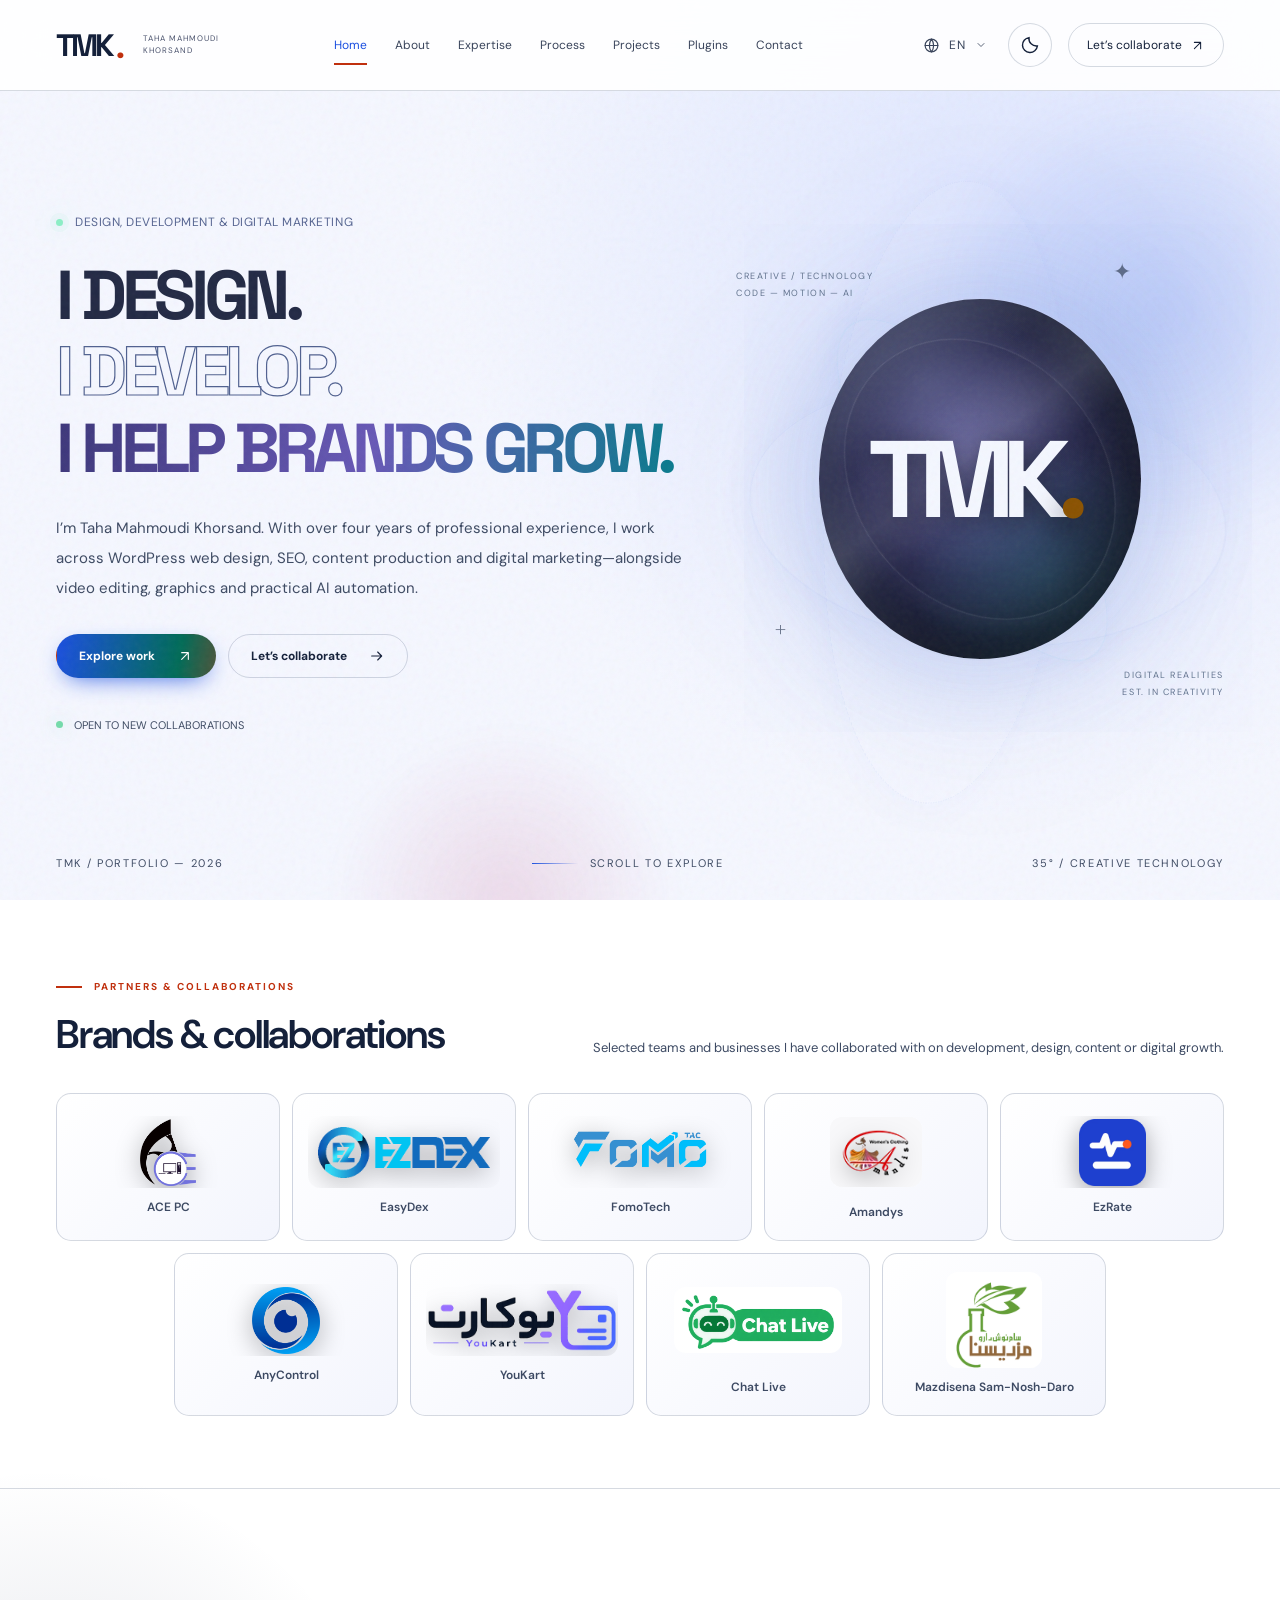
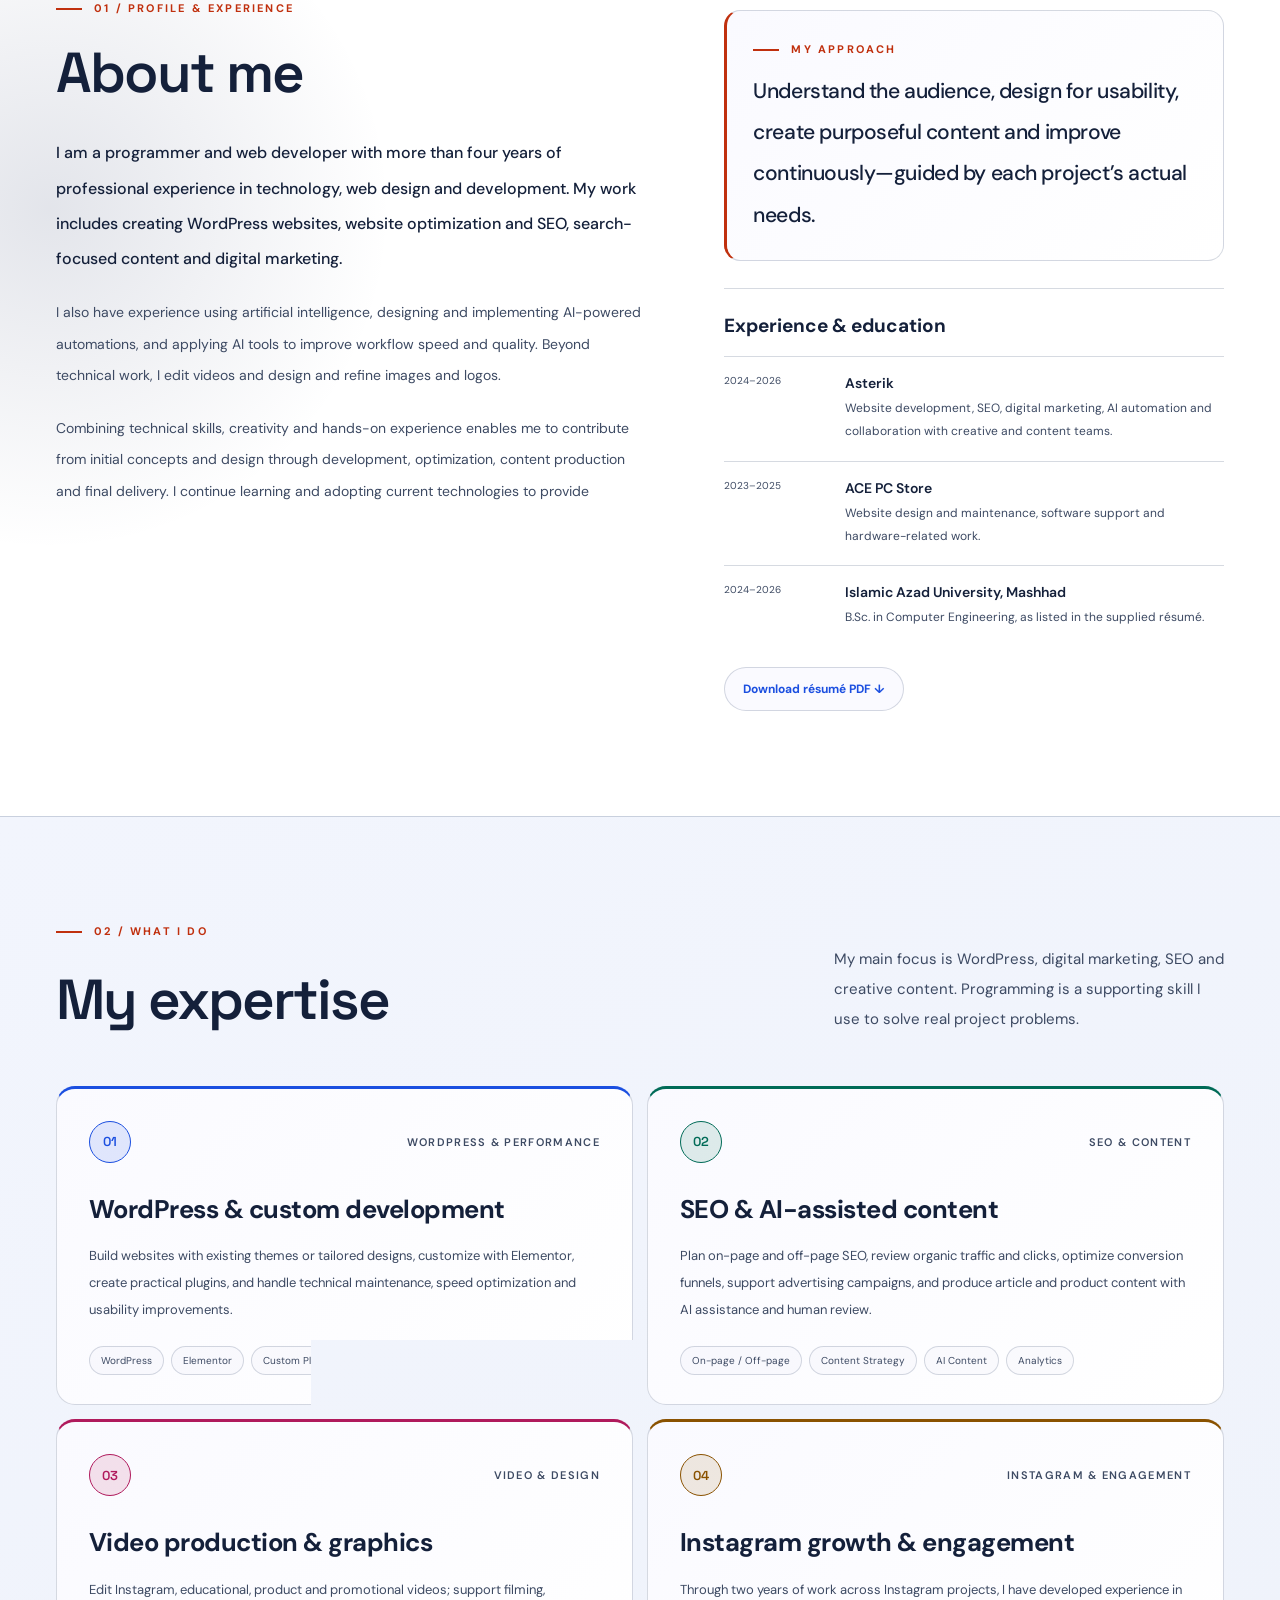
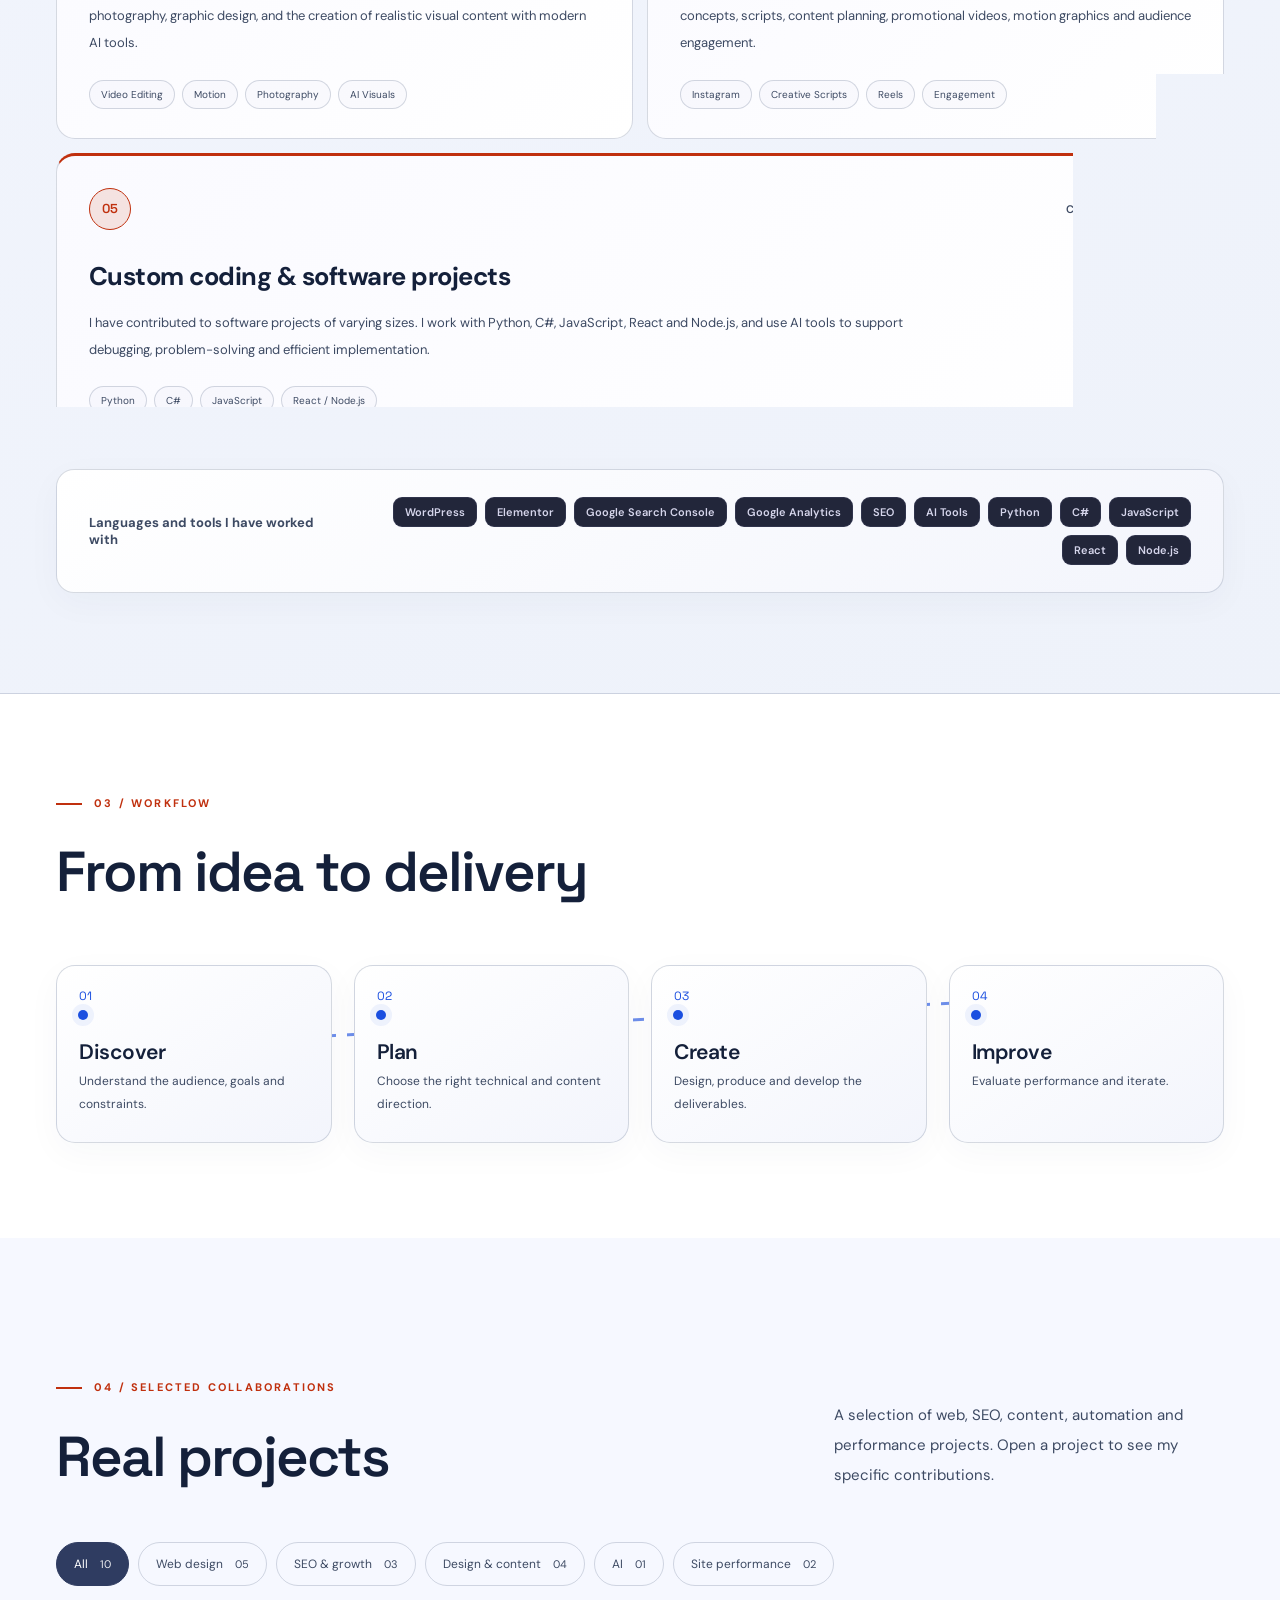
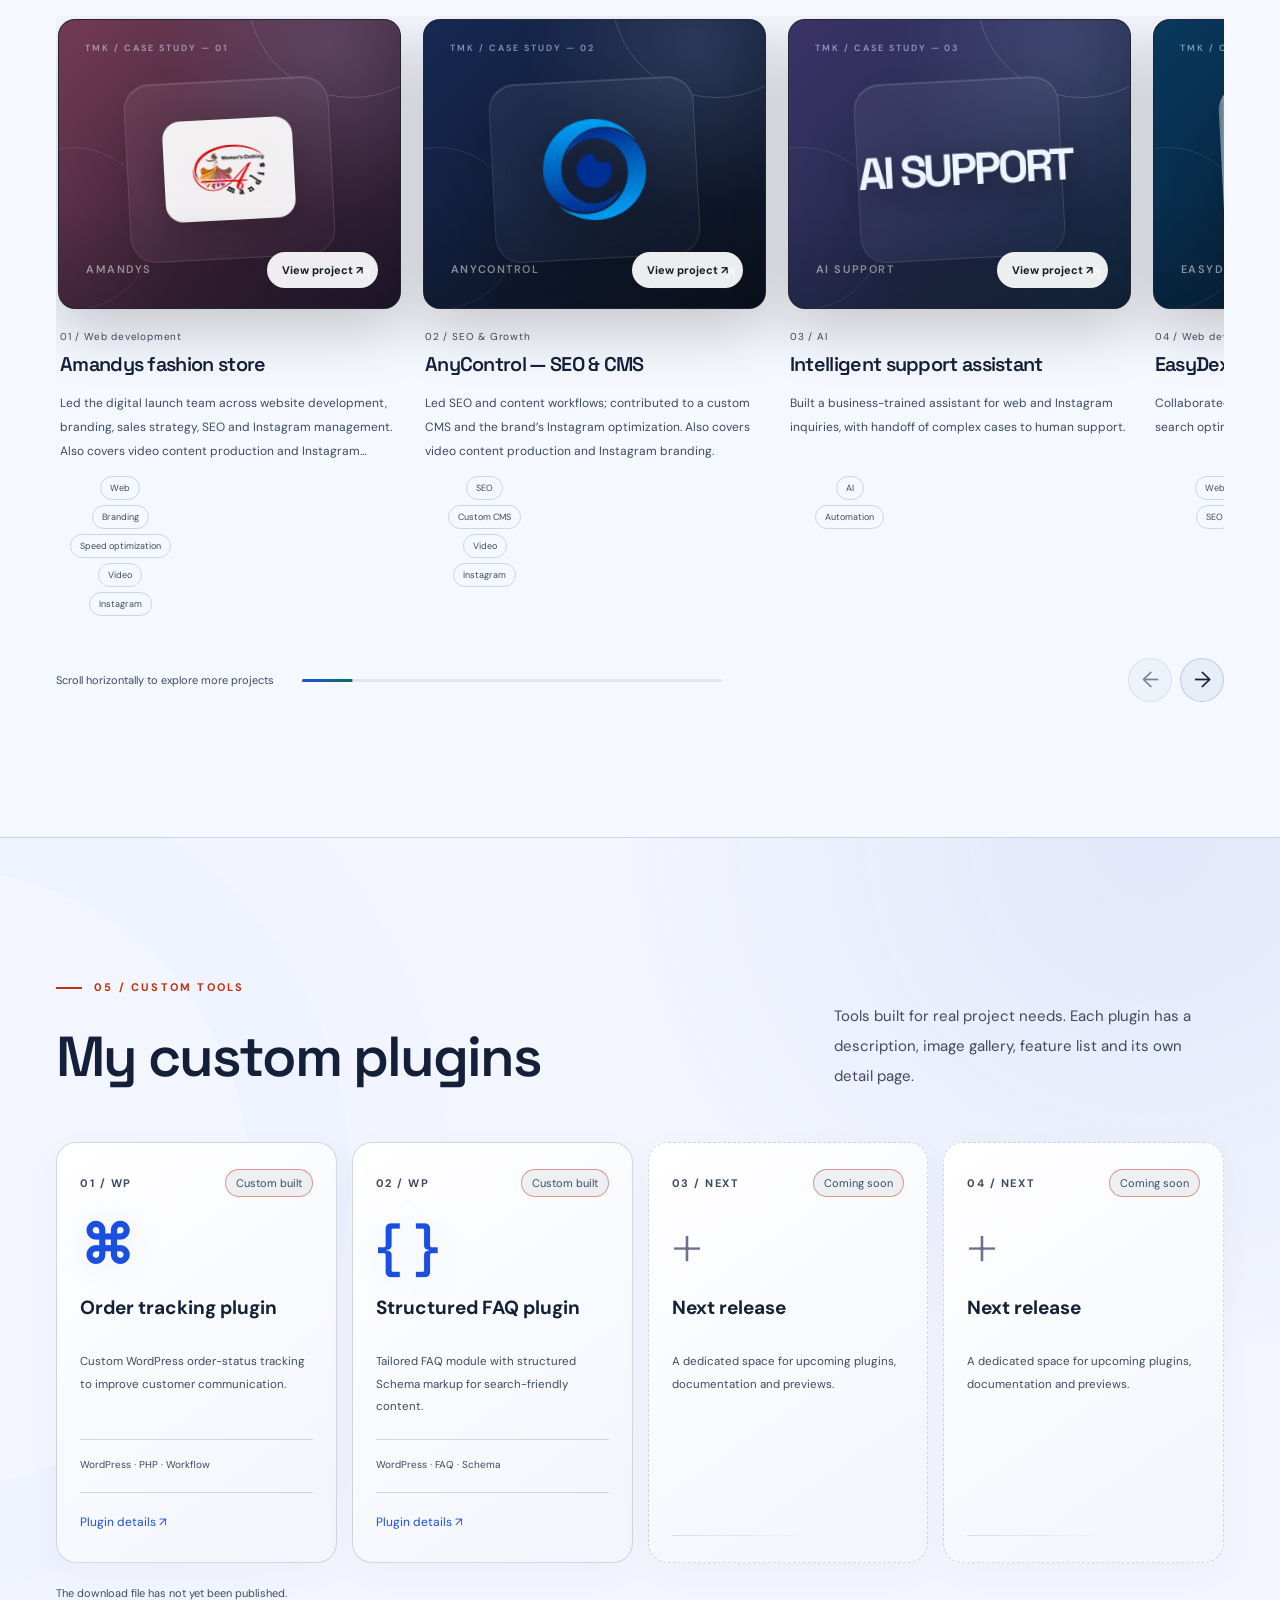
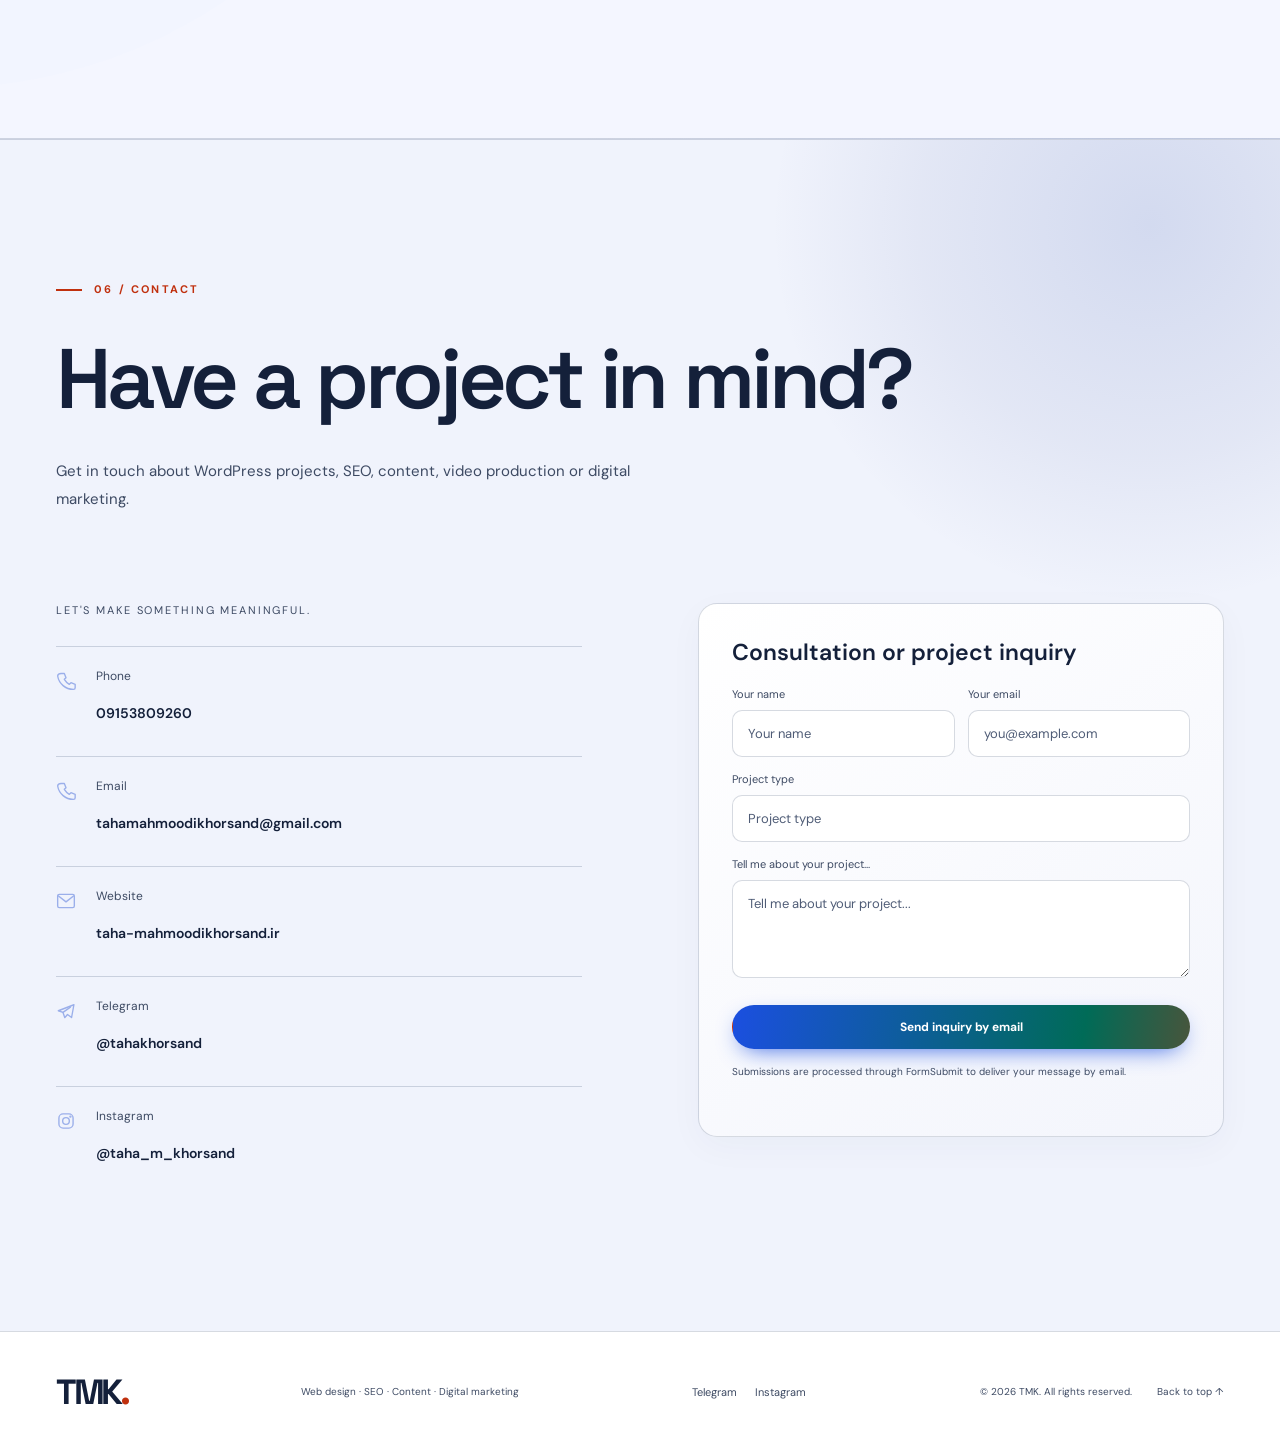
<file: en/index.html>
<!DOCTYPE html>

<html dir="ltr" lang="en"><head>
<meta charset="utf-8"/><meta content="width=device-width, initial-scale=1" name="viewport"/><title>Taha Mahmoudi Khorsand | WordPress, SEO &amp; Digital Marketing</title><meta name="description" content="Portfolio of Taha Mahmoudi Khorsand: WordPress websites with Elementor, custom plugins, SEO, AI-assisted content, video editing, Instagram growth and AI automation."/><meta name="keywords" content="Taha Mahmoudi Khorsand, WordPress developer, Elementor, custom WordPress plugins, SEO, content marketing, digital marketing, video editing, Instagram growth, AI automation, portfolio, resume"/><meta name="author" content="Taha Mahmoudi Khorsand"/><link rel="canonical" href="https://taha-mahmoodikhorsand.ir/en/"/><link rel="alternate" hreflang="fa" href="https://taha-mahmoodikhorsand.ir/fa/"/><link rel="alternate" hreflang="en" href="https://taha-mahmoodikhorsand.ir/en/"/><link rel="alternate" hreflang="ar" href="https://taha-mahmoodikhorsand.ir/ar/"/><link rel="alternate" hreflang="x-default" href="https://taha-mahmoodikhorsand.ir/"/><meta name="robots" content="index,follow,max-image-preview:large,max-snippet:-1,max-video-preview:-1"/><meta name="googlebot" content="index,follow,max-image-preview:large,max-snippet:-1,max-video-preview:-1"/><meta name="referrer" content="strict-origin-when-cross-origin"/><meta name="application-name" content="TMK"/><meta name="apple-mobile-web-app-title" content="TMK"/><meta name="mobile-web-app-capable" content="yes"/><meta name="format-detection" content="telephone=no"/><meta property="og:type" content="website"/><meta property="og:site_name" content="TMK"/><meta property="og:title" content="Taha Mahmoudi Khorsand | WordPress, SEO &amp; Digital Marketing"/><meta property="og:description" content="Portfolio of Taha Mahmoudi Khorsand: WordPress websites with Elementor, custom plugins, SEO, AI-assisted content, video editing, Instagram growth and AI automation."/><meta property="og:url" content="https://taha-mahmoodikhorsand.ir/en/"/><meta property="og:locale" content="en_US"/><meta property="og:locale:alternate" content="fa_IR"/><meta property="og:locale:alternate" content="ar_AR"/><meta property="og:image" content="https://taha-mahmoodikhorsand.ir/assets/social/og-image.png"/><meta property="og:image:secure_url" content="https://taha-mahmoodikhorsand.ir/assets/social/og-image.png"/><meta property="og:image:type" content="image/png"/><meta property="og:image:width" content="1200"/><meta property="og:image:height" content="630"/><meta property="og:image:alt" content="TMK emblem — Taha Mahmoudi Khorsand"/><meta name="twitter:card" content="summary_large_image"/><meta name="twitter:title" content="Taha Mahmoudi Khorsand | WordPress, SEO &amp; Digital Marketing"/><meta name="twitter:description" content="Portfolio of Taha Mahmoudi Khorsand: WordPress websites with Elementor, custom plugins, SEO, AI-assisted content, video editing, Instagram growth and AI automation."/><meta name="twitter:image" content="https://taha-mahmoodikhorsand.ir/assets/social/og-image.png"/><meta name="twitter:image:alt" content="TMK emblem — Taha Mahmoudi Khorsand"/><link rel="icon" type="image/x-icon" href="/favicon.ico"/><link rel="icon" type="image/png" sizes="32x32" href="/assets/social/favicon-32.png"/><link rel="icon" type="image/png" sizes="192x192" href="/assets/logos/icon-192.png"/><link rel="apple-touch-icon" sizes="180x180" href="/assets/social/apple-touch-icon.png"/><link rel="manifest" href="/manifest.webmanifest"/><link rel="me" href="https://t.me/tahakhorsand"/><link rel="me" href="https://www.instagram.com/taha_m_khorsand/"/><script type="application/ld+json">{"@context":"https://schema.org","@graph":[{"@type":"Person","@id":"https://taha-mahmoodikhorsand.ir/#person","name":"Taha Mahmoudi Khorsand","alternateName":["طاها محمودی خرسند"],"url":"https://taha-mahmoodikhorsand.ir/","image":{"@type":"ImageObject","url":"https://taha-mahmoodikhorsand.ir/assets/social/tmk-emblem-512.png","width":512,"height":512},"email":"mailto:tahamahmoodikhorsand@gmail.com","telephone":"+989153809260","jobTitle":"Web Developer & Digital Marketing Specialist","description":"Portfolio of Taha Mahmoudi Khorsand: WordPress websites with Elementor, custom plugins, SEO, AI-assisted content, video editing, Instagram growth and AI automation.","knowsAbout":["WordPress","Elementor","SEO","Content marketing","Digital marketing","Video editing","Instagram growth","AI automation","React","Node.js"],"sameAs":["https://t.me/tahakhorsand","https://www.instagram.com/taha_m_khorsand/"],"brand":{"@id":"https://taha-mahmoodikhorsand.ir/#brand"}},{"@type":"Organization","@id":"https://taha-mahmoodikhorsand.ir/#brand","name":"TMK","url":"https://taha-mahmoodikhorsand.ir/","logo":{"@type":"ImageObject","url":"https://taha-mahmoodikhorsand.ir/assets/social/tmk-emblem-512.png","width":512,"height":512},"image":"https://taha-mahmoodikhorsand.ir/assets/social/og-image.png","founder":{"@id":"https://taha-mahmoodikhorsand.ir/#person"},"sameAs":["https://t.me/tahakhorsand","https://www.instagram.com/taha_m_khorsand/"],"email":"tahamahmoodikhorsand@gmail.com","telephone":"+989153809260","hasOfferCatalog":{"@type":"OfferCatalog","name":"Taha Mahmoudi Khorsand","itemListElement":[{"@type":"Offer","itemOffered":{"@type":"Service","name":"WordPress website design and development","provider":{"@id":"https://taha-mahmoodikhorsand.ir/#brand"}}},{"@type":"Offer","itemOffered":{"@type":"Service","name":"Custom WordPress plugin development","provider":{"@id":"https://taha-mahmoodikhorsand.ir/#brand"}}},{"@type":"Offer","itemOffered":{"@type":"Service","name":"SEO and content production","provider":{"@id":"https://taha-mahmoodikhorsand.ir/#brand"}}},{"@type":"Offer","itemOffered":{"@type":"Service","name":"Video editing and graphic design","provider":{"@id":"https://taha-mahmoodikhorsand.ir/#brand"}}},{"@type":"Offer","itemOffered":{"@type":"Service","name":"Instagram growth and branding","provider":{"@id":"https://taha-mahmoodikhorsand.ir/#brand"}}},{"@type":"Offer","itemOffered":{"@type":"Service","name":"AI automation and chatbots","provider":{"@id":"https://taha-mahmoodikhorsand.ir/#brand"}}}]}},{"@type":"WebSite","@id":"https://taha-mahmoodikhorsand.ir/#website","url":"https://taha-mahmoodikhorsand.ir/","name":"TMK — Taha Mahmoudi Khorsand","inLanguage":["fa","en","ar"],"publisher":{"@id":"https://taha-mahmoodikhorsand.ir/#person"},"image":"https://taha-mahmoodikhorsand.ir/assets/social/og-image.png"},{"@type":"ProfilePage","@id":"https://taha-mahmoodikhorsand.ir/en/#webpage","url":"https://taha-mahmoodikhorsand.ir/en/","name":"Taha Mahmoudi Khorsand | WordPress, SEO & Digital Marketing","description":"Portfolio of Taha Mahmoudi Khorsand: WordPress websites with Elementor, custom plugins, SEO, AI-assisted content, video editing, Instagram growth and AI automation.","inLanguage":"en","isPartOf":{"@id":"https://taha-mahmoodikhorsand.ir/#website"},"about":{"@id":"https://taha-mahmoodikhorsand.ir/#person"},"mainEntity":{"@id":"https://taha-mahmoodikhorsand.ir/#person"},"primaryImageOfPage":{"@type":"ImageObject","url":"https://taha-mahmoodikhorsand.ir/assets/social/og-image.png","width":1200,"height":630},"dateModified":"2026-11-14","breadcrumb":{"@id":"https://taha-mahmoodikhorsand.ir/en/#breadcrumb"}},{"@type":"BreadcrumbList","@id":"https://taha-mahmoodikhorsand.ir/en/#breadcrumb","itemListElement":[{"@type":"ListItem","position":1,"name":"Taha Mahmoudi Khorsand","item":"https://taha-mahmoodikhorsand.ir/en/"}]},{"@type":"ItemList","@id":"https://taha-mahmoodikhorsand.ir/en/#projects","name":"Selected projects","numberOfItems":10,"itemListElement":[{"@type":"ListItem","position":1,"item":{"@type":"CreativeWork","name":"Amandys fashion store","description":"Led the digital launch team across website development, branding, sales strategy, SEO and Instagram management. Also covers video content production and Instagram branding.","creator":{"@id":"https://taha-mahmoodikhorsand.ir/#person"},"inLanguage":"en","url":"https://amandys.com/"}},{"@type":"ListItem","position":2,"item":{"@type":"CreativeWork","name":"AnyControl — SEO & CMS","description":"Led SEO and content workflows; contributed to a custom CMS and the brand’s Instagram optimization. Also covers video content production and Instagram branding.","creator":{"@id":"https://taha-mahmoodikhorsand.ir/#person"},"inLanguage":"en","url":"https://anycontrol.app/fa","image":"https://taha-mahmoodikhorsand.ir/assets/gallery/projects/anycontrol-home.webp"}},{"@type":"ListItem","position":3,"item":{"@type":"CreativeWork","name":"Intelligent support assistant","description":"Built a business-trained assistant for web and Instagram inquiries, with handoff of complex cases to human support.","creator":{"@id":"https://taha-mahmoodikhorsand.ir/#person"},"inLanguage":"en","image":"https://taha-mahmoodikhorsand.ir/assets/gallery/projects/ai-support-dashboard.webp"}},{"@type":"ListItem","position":4,"item":{"@type":"CreativeWork","name":"EasyDex — Web & SEO","description":"Collaborated on website development while leading search optimization and targeted content work.","creator":{"@id":"https://taha-mahmoodikhorsand.ir/#person"},"inLanguage":"en","url":"https://ezdex.net/fa","image":"https://taha-mahmoodikhorsand.ir/assets/gallery/projects/easydex-landing.webp"}},{"@type":"ListItem","position":5,"item":{"@type":"CreativeWork","name":"YouKart — Digital business cards","description":"Developed the WordPress website and contributed to backend architecture and application development.","creator":{"@id":"https://taha-mahmoodikhorsand.ir/#person"},"inLanguage":"en"}},{"@type":"ListItem","position":6,"item":{"@type":"CreativeWork","name":"EZRate — SEO & visual assets","description":"Contributed to SEO, search visibility and visual elements for a currency-rate platform.","creator":{"@id":"https://taha-mahmoodikhorsand.ir/#person"},"inLanguage":"en","url":"https://ezrate.me/fa"}},{"@type":"ListItem","position":7,"item":{"@type":"CreativeWork","name":"ACE PC — Store website & IT","description":"Website development and maintenance alongside software troubleshooting and PC hardware support.","creator":{"@id":"https://taha-mahmoodikhorsand.ir/#person"},"inLanguage":"en","url":"https://acepc.ir/","image":"https://taha-mahmoodikhorsand.ir/assets/gallery/projects/acepc-home.webp"}},{"@type":"ListItem","position":8,"item":{"@type":"CreativeWork","name":"FomoTech — Interface design","description":"Collaborated with the FomoTech team on selected UI and visual elements of its website.","creator":{"@id":"https://taha-mahmoodikhorsand.ir/#person"},"inLanguage":"en","url":"https://fomotac.ir/"}},{"@type":"ListItem","position":9,"item":{"@type":"CreativeWork","name":"Asterik — SEO & automation","description":"Website, SEO and content work, plus AI automation in collaboration with social and video teams.","creator":{"@id":"https://taha-mahmoodikhorsand.ir/#person"},"inLanguage":"en"}},{"@type":"ListItem","position":10,"item":{"@type":"CreativeWork","name":"Mazdisena Sam-Nosh-Daro — News landing page","description":"Collaboration with the pharmaceutical company Mazdisena Sam-Nosh-Daro on a news-style landing page presenting documents, evidence and press coverage showing that a drug circulated under the company's name was not its product.","creator":{"@id":"https://taha-mahmoodikhorsand.ir/#person"},"inLanguage":"en","url":"https://sam-nosh-daro.onrender.com/?v=2","image":"https://taha-mahmoodikhorsand.ir/assets/gallery/projects/mazdisena-news.webp"}}]}]}</script>
<meta content="#080a13" name="theme-color"/>
<script>(function(){var d=document.documentElement,t=null;try{t=localStorage.getItem('tmk_theme')}catch(e){}if(t!=='dark'&&t!=='light')t=matchMedia('(prefers-color-scheme: light)').matches?'light':'dark';d.dataset.theme=t}())</script><meta name="color-scheme" content="dark light"/><link rel="preconnect" href="https://fonts.googleapis.com"/><link rel="preconnect" href="https://fonts.gstatic.com" crossorigin=""/><link rel="stylesheet" href="https://fonts.googleapis.com/css2?family=DM+Sans:wght@400;500;600;700;800&amp;family=Space+Grotesk:wght@400;500;600;700&amp;family=Vazirmatn:wght@400;500;600;700;800&amp;display=swap"/><link href="../site.css" rel="stylesheet"/></head><body>
<div class="site" data-lang="en"><div aria-hidden="true" class="noise"></div><div aria-hidden="true" class="pointer-light"></div><header class="site-header" id="top"><div class="nav-shell container"><a aria-label="TMK, homepage" class="brand" href="#home"><span class="brand-type">TMK</span><span class="brand-dot">.</span><span class="brand-tag">TAHA MAHMOUDI<br/>KHORSAND</span></a><nav aria-label="Primary navigation" class="desktop-nav"><a class="nav-link nav-active" href="#home">Home</a><a class="nav-link" href="#about">About</a><a class="nav-link" href="#expertise">Expertise</a><a class="nav-link" href="#process">Process</a><a class="nav-link" href="#work">Projects</a><a class="nav-link" href="#plugins">Plugins</a><a class="nav-link" href="#contact">Contact</a></nav><div class="nav-actions"><div class="language-control" data-language-control=""><button aria-expanded="false" aria-haspopup="true" aria-label="Select language" class="lang-trigger" type="button"><svg aria-hidden="true" class="icon" fill="none" stroke="currentColor" stroke-linecap="round" stroke-linejoin="round" stroke-width="1.65" viewbox="0 0 24 24"><circle cx="12" cy="12" r="9"></circle><path d="M3 12h18M12 3a15 15 0 0 1 0 18M12 3a15 15 0 0 0 0 18"></path></svg><span>EN</span><svg aria-hidden="true" class="icon tiny-icon" fill="none" stroke="currentColor" stroke-linecap="round" stroke-linejoin="round" stroke-width="1.65" viewbox="0 0 24 24"><path d="m6 9 6 6 6-6"></path></svg></button><div class="lang-menu" role="menu"><button class="lang-option" data-locale="fa" role="menuitem" type="button"><span>فارسی</span><span>FA</span></button><button class="lang-option" data-locale="ar" role="menuitem" type="button"><span>العربية</span><span>AR</span></button><button class="lang-option is-current" data-locale="en" role="menuitem" type="button"><span>English</span><span>EN</span></button></div></div><button aria-label="Switch color theme" aria-pressed="false" class="theme-toggle" title="Light / Dark" type="button"><svg class="icon icon-sun" fill="none" stroke="currentColor" stroke-linecap="round" stroke-width="1.7" viewbox="0 0 24 24"><circle cx="12" cy="12" r="4"></circle><path d="M12 2v2m0 16v2M4.93 4.93l1.42 1.42m11.3 11.3 1.42 1.42M2 12h2m16 0h2M4.93 19.07l1.42-1.42m11.3-11.3 1.42-1.42"></path></svg><svg class="icon icon-moon" fill="none" stroke="currentColor" stroke-linecap="round" stroke-width="1.7" viewbox="0 0 24 24"><path d="M20.9 13.2A9 9 0 0 1 10.8 3.1 9 9 0 1 0 20.9 13.2Z"></path></svg></button><a class="nav-contact" href="#contact">Let’s collaborate <svg aria-hidden="true" class="icon" fill="none" stroke="currentColor" stroke-linecap="round" stroke-linejoin="round" stroke-width="1.65" viewbox="0 0 24 24"><path d="M7 17 17 7M7 7h10v10"></path></svg></a><button aria-controls="mobile-nav" aria-expanded="false" aria-label="Open menu" class="menu-toggle"><svg aria-hidden="true" class="icon" fill="none" stroke="currentColor" stroke-linecap="round" stroke-linejoin="round" stroke-width="1.65" viewbox="0 0 24 24"><path d="M4 7h16M4 12h16M4 17h16"></path></svg></button></div></div><div class="mobile-nav" hidden="" id="mobile-nav"><a href="#home">Home<span>01</span></a><a href="#about">About<span>02</span></a><a href="#expertise">Expertise<span>03</span></a><a href="#process">Process<span>04</span></a><a href="#work">Projects<span>05</span></a><a href="#plugins">Plugins<span>06</span></a><a href="#contact">Contact<span>07</span></a></div></header>
<main id="main">
<section aria-labelledby="hero-title" class="hero section" id="home"><div class="hero-ambient ambient-a"></div><div class="hero-ambient ambient-b"></div><div class="hero-grid container"><div class="hero-copy"><div class="hero-eyebrow"><span class="status-ping"></span>Design, development &amp; digital marketing</div><h1 class="hero-title" id="hero-title"><span class="hero-line">I design.</span><span class="hero-line hero-line--outline">I develop.</span><span class="hero-line hero-line--accent">I help brands grow.</span></h1><p class="hero-description">I’m Taha Mahmoudi Khorsand. With over four years of professional experience, I work across WordPress web design, SEO, content production and digital marketing—alongside video editing, graphics and practical AI automation.</p><div class="hero-buttons"><a class="btn btn-primary" href="#work">Explore work <svg aria-hidden="true" class="icon" fill="none" stroke="currentColor" stroke-linecap="round" stroke-linejoin="round" stroke-width="1.65" viewbox="0 0 24 24"><path d="M7 17 17 7M7 7h10v10"></path></svg></a><a class="btn btn-secondary" href="#contact">Let’s collaborate <svg aria-hidden="true" class="icon" fill="none" stroke="currentColor" stroke-linecap="round" stroke-linejoin="round" stroke-width="1.65" viewbox="0 0 24 24"><path d="M4 12h15m-6-6 6 6-6 6"></path></svg></a></div><div class="availability"><span class="availability-dot"></span>OPEN TO NEW COLLABORATIONS</div></div><div aria-hidden="true" class="hero-art"><div class="hero-orbit orbit-outer"></div><div class="hero-orbit orbit-inner"></div><div class="hero-orbit orbit-dashed"></div><div class="hero-sphere"><div class="sphere-shine"></div><span class="sphere-logo">TMK<span>.</span></span></div><div class="art-meta meta-top">CREATIVE / TECHNOLOGY<br/>CODE — MOTION — AI</div><div class="art-meta meta-bottom">DIGITAL REALITIES<br/>EST. IN CREATIVITY</div><div class="floating-cross cross-a">✦</div><div class="floating-cross cross-b">+</div></div></div><div class="hero-bottom container"><span>TMK / PORTFOLIO — 2026</span><div class="scroll-indicator"><span class="scroll-line"></span>SCROLL TO EXPLORE</div><span>35° / CREATIVE TECHNOLOGY</span></div></section>
<section aria-label="Built with good people." class="brands section-sm"><div class="container"><div class="eyebrow">PARTNERS &amp; COLLABORATIONS</div><div class="brands-header"><h2 class="minor-heading">Brands &amp; collaborations</h2><p>Selected teams and businesses I have collaborated with on development, design, content or digital growth.</p></div><div class="brand-track"><a class="brand-slot brand-slot--image reveal" href="https://acepc.ir/" target="_blank" rel="noopener noreferrer" aria-label="Visit the ACE PC website"><div class="brand-image-stage"><img alt="ACE PC" loading="lazy" src="../assets/logos/logo_acepc_finaly01-1.png"/></div><span class="brand-caption">ACE PC</span></a><a class="brand-slot brand-slot--image reveal" href="https://ezdex.net/fa" target="_blank" rel="noopener noreferrer" aria-label="Visit the EasyDex website"><div class="brand-image-stage"><img alt="EasyDex" loading="lazy" src="../assets/logos/logo-type.png"/></div><span class="brand-caption">EasyDex</span></a><a class="brand-slot brand-slot--image reveal" href="https://fomotac.ir/" target="_blank" rel="noopener noreferrer" aria-label="Visit the FomoTech website"><div class="brand-image-stage"><img alt="FomoTech" loading="lazy" src="../assets/logos/Fomo-LOGO-png-copy.webp"/></div><span class="brand-caption">FomoTech</span></a><a class="brand-slot brand-slot--image reveal" href="https://amandys.com/" target="_blank" rel="noopener noreferrer" aria-label="Visit the Amandys website"><div class="brand-image-stage brand-image-stage--light"><img alt="Amandys" loading="lazy" src="../assets/logos/amandys-logo.webp"/></div><span class="brand-caption">Amandys</span></a><a class="brand-slot brand-slot--image reveal" href="https://ezrate.me/fa" target="_blank" rel="noopener noreferrer" aria-label="Visit the EzRate website"><div class="brand-image-stage"><img alt="EzRate" loading="lazy" src="../assets/logos/ezrate-logo.png"/></div><span class="brand-caption">EzRate</span></a><a class="brand-slot brand-slot--image reveal" href="https://anycontrol.app/fa" target="_blank" rel="noopener noreferrer" aria-label="Visit the AnyControl website"><div class="brand-image-stage"><img alt="AnyControl" loading="lazy" src="../assets/logos/anycontrol-logo.png"/></div><span class="brand-caption">AnyControl</span></a><div class="brand-slot brand-slot--image reveal"><div class="brand-image-stage brand-image-stage--wide"><img class="logo-on-dark" alt="YouKart" loading="lazy" src="../assets/logos/youkart-logo-lite.png"/><img class="logo-on-light" alt="" aria-hidden="true" loading="lazy" src="../assets/logos/youkart-logo-full.png"/></div><span class="brand-caption">YouKart</span></div><div class="brand-slot brand-slot--image reveal"><div class="brand-image-stage brand-image-stage--paper brand-image-stage--paper-wide"><img alt="Chat Live" loading="lazy" src="../assets/logos/chat-live-logo.png"/></div><span class="brand-caption">Chat Live</span></div><a class="brand-slot brand-slot--image reveal" href="https://sam-nosh-daro.onrender.com/?v=2" target="_blank" rel="noopener noreferrer" aria-label="Visit the Mazdisena Sam-Nosh-Daro website"><div class="brand-image-stage brand-image-stage--paper brand-image-stage--paper-square"><img alt="Mazdisena Sam-Nosh-Daro" loading="lazy" src="../assets/logos/mazdisena-logo.png"/></div><span class="brand-caption">Mazdisena Sam-Nosh-Daro</span></a></div></div></section>





<section aria-labelledby="about-heading" class="about-section section" id="about"><div class="about-background"></div><div class="container about-grid"><div class="about-left reveal"><span class="eyebrow">01 / Profile &amp; experience</span><h2 class="section-heading" id="about-heading">About me</h2><div class="about-body"><p class="about-lead">I am a programmer and web developer with more than four years of professional experience in technology, web design and development. My work includes creating WordPress websites, website optimization and SEO, search-focused content and digital marketing.</p><p>I also have experience using artificial intelligence, designing and implementing AI-powered automations, and applying AI tools to improve workflow speed and quality. Beyond technical work, I edit videos and design and refine images and logos.</p><p>Combining technical skills, creativity and hands-on experience enables me to contribute from initial concepts and design through development, optimization, content production and final delivery. I continue learning and adopting current technologies to provide practical, professional, results-oriented solutions.</p></div></div><div class="about-right reveal"><div class="about-quote"><span class="eyebrow">My approach</span><blockquote>Understand the audience, design for usability, create purposeful content and improve continuously—guided by each project’s actual needs.</blockquote></div><div class="career-timeline"><h3>Experience &amp; education</h3><div class="career-item"><span>2024–2026</span><div><strong>Asterik</strong><p>Website development, SEO, digital marketing, AI automation and collaboration with creative and content teams.</p></div></div><div class="career-item"><span>2023–2025</span><div><strong>ACE PC Store</strong><p>Website design and maintenance, software support and hardware-related work.</p></div></div><div class="career-item"><span>2024–2026</span><div><strong>Islamic Azad University, Mashhad</strong><p>B.Sc. in Computer Engineering, as listed in the supplied résumé.</p></div></div></div><a class="resume-download" download="taha-mahmoudi-khorsand-resume.pdf" href="../assets/resume/taha-khorsand.pdf">Download résumé PDF ↓</a></div></div></section><section aria-labelledby="expertise-heading" class="expertise-section section" id="expertise"><div class="container"><div class="section-top reveal"><span class="eyebrow">02 / What I do</span><div class="section-heading-row"><h2 class="section-heading" id="expertise-heading">My expertise</h2><p class="section-description">My main focus is WordPress, digital marketing, SEO and creative content. Programming is a supporting skill I use to solve real project problems.</p></div></div><div class="expertise-list"><article class="skill-tile reveal"><div class="skill-meta"><span class="skill-index">01</span><span class="skill-code">WORDPRESS &amp; PERFORMANCE</span></div><h3>WordPress &amp; custom development</h3><p>Build websites with existing themes or tailored designs, customize with Elementor, create practical plugins, and handle technical maintenance, speed optimization and usability improvements.</p><div class="skill-tags"><span>WordPress</span><span>Elementor</span><span>Custom Plugins</span><span>Site Speed</span></div></article><article class="skill-tile reveal"><div class="skill-meta"><span class="skill-index">02</span><span class="skill-code">SEO &amp; CONTENT</span></div><h3>SEO &amp; AI-assisted content</h3><p>Plan on-page and off-page SEO, review organic traffic and clicks, optimize conversion funnels, support advertising campaigns, and produce article and product content with AI assistance and human review.</p><div class="skill-tags"><span>On-page / Off-page</span><span>Content Strategy</span><span>AI Content</span><span>Analytics</span></div></article><article class="skill-tile reveal"><div class="skill-meta"><span class="skill-index">03</span><span class="skill-code">VIDEO &amp; DESIGN</span></div><h3>Video production &amp; graphics</h3><p>Edit Instagram, educational, product and promotional videos; support filming, photography, graphic design, and the creation of realistic visual content with modern AI tools.</p><div class="skill-tags"><span>Video Editing</span><span>Motion</span><span>Photography</span><span>AI Visuals</span></div></article><article class="skill-tile reveal"><div class="skill-meta"><span class="skill-index">04</span><span class="skill-code">INSTAGRAM &amp; ENGAGEMENT</span></div><h3>Instagram growth &amp; engagement</h3><p>Through two years of work across Instagram projects, I have developed experience in concepts, scripts, content planning, promotional videos, motion graphics and audience engagement.</p><div class="skill-tags"><span>Instagram</span><span>Creative Scripts</span><span>Reels</span><span>Engagement</span></div></article><article class="skill-tile reveal"><div class="skill-meta"><span class="skill-index">05</span><span class="skill-code">CUSTOM CODE &amp; AI</span></div><h3>Custom coding &amp; software projects</h3><p>I have contributed to software projects of varying sizes. I work with Python, C#, JavaScript, React and Node.js, and use AI tools to support debugging, problem-solving and efficient implementation.</p><div class="skill-tags"><span>Python</span><span>C#</span><span>JavaScript</span><span>React / Node.js</span></div></article></div><div class="tech-stack reveal"><span>Languages and tools I have worked with</span><div><b>WordPress</b><b>Elementor</b><b>Google Search Console</b><b>Google Analytics</b><b>SEO</b><b>AI Tools</b><b>Python</b><b>C#</b><b>JavaScript</b><b>React</b><b>Node.js</b></div></div></div></section><section class="process-section section" id="process"><div class="container"><div class="section-top reveal"><span class="eyebrow">03 / Workflow</span><h2 class="section-heading">From idea to delivery</h2></div><div class="process-grid"><div aria-hidden="true" class="process-diagonal"></div><article class="process-card reveal"><span class="process-index">01</span><span aria-hidden="true" class="process-node"></span><div><h3>Discover</h3><p>Understand the audience, goals and constraints.</p></div></article><article class="process-card reveal"><span class="process-index">02</span><span aria-hidden="true" class="process-node"></span><div><h3>Plan</h3><p>Choose the right technical and content direction.</p></div></article><article class="process-card reveal"><span class="process-index">03</span><span aria-hidden="true" class="process-node"></span><div><h3>Create</h3><p>Design, produce and develop the deliverables.</p></div></article><article class="process-card reveal"><span class="process-index">04</span><span aria-hidden="true" class="process-node"></span><div><h3>Improve</h3><p>Evaluate performance and iterate.</p></div></article></div></div></section><section aria-labelledby="work-heading" class="work-section section" id="work"><div class="container"><div class="section-top reveal"><span class="eyebrow">04 / Selected collaborations</span><div class="section-heading-row"><h2 class="section-heading" id="work-heading">Real projects</h2><p class="section-description">A selection of web, SEO, content, automation and performance projects. Open a project to see my specific contributions.</p></div></div><div aria-label="Filter projects" class="project-filter" role="group"><button aria-pressed="true" class="filter-btn active" data-filter="all" type="button">All<span>00</span></button><button aria-pressed="false" class="filter-btn" data-filter="web" type="button">Web design<span>00</span></button><button aria-pressed="false" class="filter-btn" data-filter="seo" type="button">SEO &amp; growth<span>00</span></button><button aria-pressed="false" class="filter-btn" data-filter="creative" type="button">Design &amp; content<span>00</span></button><button aria-pressed="false" class="filter-btn" data-filter="ai" type="button">AI<span>00</span></button><button aria-pressed="false" class="filter-btn" data-filter="speed" type="button">Site performance<span>00</span></button></div><div aria-label="Scroll horizontally to explore more projects" class="projects-scroll" id="projects-scroll" tabindex="0"><article class="project-card" data-categories="web speed creative" data-category="web" data-project="amandys" style="--card-one:#733a54;--card-two:#1f182d">
<a aria-label="View project: Amandys fashion store" class="project-visual" href="#project-amandys">
<div aria-hidden="true" class="project-art-new art"><div class="project-graphic-ring"></div><div class="project-graphic-ring ring-two"></div><span class="project-art-overline">TMK / CASE STUDY — 01</span><div class="project-logo-wrap"><img alt="" class="project-logo" loading="lazy" src="../assets/logos/amandys-logo.webp"/></div><span class="project-art-footer">AMANDYS <span>↗</span></span></div>
<span class="project-view">View project ↗</span></a>
<div class="project-info"><div><div class="project-number">01 / Web development</div><h3>Amandys fashion store</h3><p class="project-excerpt">Led the digital launch team across website development, branding, sales strategy, SEO and Instagram management. Also covers video content production and Instagram branding.</p></div><span class="project-tags"><span>Web</span><span>Branding</span><span>Speed optimization</span><span>Video</span><span>Instagram</span></span></div>
</article><article class="project-card" data-categories="seo creative" data-category="seo" data-project="anycontrol" style="--card-one:#162953;--card-two:#0c121e">
<a aria-label="View project: AnyControl — SEO &amp; CMS" class="project-visual" href="#project-anycontrol">
<div aria-hidden="true" class="project-art-new art"><div class="project-graphic-ring"></div><div class="project-graphic-ring ring-two"></div><span class="project-art-overline">TMK / CASE STUDY — 02</span><div class="project-logo-wrap"><img alt="" class="project-logo" loading="lazy" src="../assets/logos/anycontrol-logo.png"/></div><span class="project-art-footer">ANYCONTROL <span>↗</span></span></div>
<span class="project-view">View project ↗</span></a>
<div class="project-info"><div><div class="project-number">02 / SEO &amp; Growth</div><h3>AnyControl — SEO &amp; CMS</h3><p class="project-excerpt">Led SEO and content workflows; contributed to a custom CMS and the brand’s Instagram optimization. Also covers video content production and Instagram branding.</p></div><span class="project-tags"><span>SEO</span><span>Custom CMS</span><span>Video</span><span>Instagram</span></span></div>
</article><article class="project-card" data-categories="ai" data-category="ai" data-project="ai-support" style="--card-one:#3c3267;--card-two:#12283e">
<a aria-label="View project: Intelligent support assistant" class="project-visual" href="#project-ai-support">
<div aria-hidden="true" class="project-art-new art"><div class="project-graphic-ring"></div><div class="project-graphic-ring ring-two"></div><span class="project-art-overline">TMK / CASE STUDY — 03</span><div class="project-logo-wrap"><span class="project-wordmark">AI SUPPORT</span></div><span class="project-art-footer">AI SUPPORT <span>↗</span></span></div>
<span class="project-view">View project ↗</span></a>
<div class="project-info"><div><div class="project-number">03 / AI</div><h3>Intelligent support assistant</h3><p class="project-excerpt">Built a business-trained assistant for web and Instagram inquiries, with handoff of complex cases to human support.</p></div><span class="project-tags"><span>AI</span><span>Automation</span></span></div>
</article><article class="project-card" data-categories="web" data-category="web" data-project="easydex" style="--card-one:#08385d;--card-two:#07182b">
<a aria-label="View project: EasyDex — Web &amp; SEO" class="project-visual" href="#project-easydex">
<div aria-hidden="true" class="project-art-new art"><div class="project-graphic-ring"></div><div class="project-graphic-ring ring-two"></div><span class="project-art-overline">TMK / CASE STUDY — 04</span><div class="project-logo-wrap"><img alt="" class="project-logo" loading="lazy" src="../assets/logos/logo-type.png"/></div><span class="project-art-footer">EASYDEX <span>↗</span></span></div>
<span class="project-view">View project ↗</span></a>
<div class="project-info"><div><div class="project-number">04 / Web development</div><h3>EasyDex — Web &amp; SEO</h3><p class="project-excerpt">Collaborated on website development while leading search optimization and targeted content work.</p></div><span class="project-tags"><span>Web</span><span>SEO</span></span></div>
</article><article class="project-card" data-categories="web speed" data-category="web" data-project="ucard" style="--card-one:#31415c;--card-two:#121a30">
<a aria-label="View project: YouKart — Digital business cards" class="project-visual" href="#project-ucard">
<div aria-hidden="true" class="project-art-new art"><div class="project-graphic-ring"></div><div class="project-graphic-ring ring-two"></div><span class="project-art-overline">TMK / CASE STUDY — 05</span><div class="project-logo-wrap"><img alt="" class="project-logo" loading="lazy" src="../assets/logos/youkart-logo-lite.png"/></div><span class="project-art-footer">YOUKART <span>↗</span></span></div>
<span class="project-view">View project ↗</span></a>
<div class="project-info"><div><div class="project-number">05 / Web development</div><h3>YouKart — Digital business cards</h3><p class="project-excerpt">Developed the WordPress website and contributed to backend architecture and application development.</p></div><span class="project-tags"><span>Backend</span><span>WordPress</span><span>Speed optimization</span></span></div>
</article><article class="project-card" data-categories="seo" data-category="seo" data-project="ezrate" style="--card-one:#09244d;--card-two:#172b69">
<a aria-label="View project: EZRate — SEO &amp; visual assets" class="project-visual" href="#project-ezrate">
<div aria-hidden="true" class="project-art-new art"><div class="project-graphic-ring"></div><div class="project-graphic-ring ring-two"></div><span class="project-art-overline">TMK / CASE STUDY — 06</span><div class="project-logo-wrap"><img alt="" class="project-logo" loading="lazy" src="../assets/logos/ezrate-logo.png"/></div><span class="project-art-footer">EZRATE <span>↗</span></span></div>
<span class="project-view">View project ↗</span></a>
<div class="project-info"><div><div class="project-number">06 / SEO &amp; Growth</div><h3>EZRate — SEO &amp; visual assets</h3><p class="project-excerpt">Contributed to SEO, search visibility and visual elements for a currency-rate platform.</p></div><span class="project-tags"><span>SEO</span><span>UI Graphics</span></span></div>
</article><article class="project-card" data-categories="web" data-category="web" data-project="acepc" style="--card-one:#2d1e42;--card-two:#101827">
<a aria-label="View project: ACE PC — Store website &amp; IT" class="project-visual" href="#project-acepc">
<div aria-hidden="true" class="project-art-new art"><div class="project-graphic-ring"></div><div class="project-graphic-ring ring-two"></div><span class="project-art-overline">TMK / CASE STUDY — 07</span><div class="project-logo-wrap"><img alt="" class="project-logo" loading="lazy" src="../assets/logos/logo_acepc_finaly01-1.png"/></div><span class="project-art-footer">ACE PC <span>↗</span></span></div>
<span class="project-view">View project ↗</span></a>
<div class="project-info"><div><div class="project-number">07 / Web development</div><h3>ACE PC — Store website &amp; IT</h3><p class="project-excerpt">Website development and maintenance alongside software troubleshooting and PC hardware support.</p></div><span class="project-tags"><span>Web</span><span>Maintenance</span></span></div>
</article><article class="project-card" data-categories="creative" data-category="creative" data-project="fomotech" style="--card-one:#0e3c62;--card-two:#101b31">
<a aria-label="View project: FomoTech — Interface design" class="project-visual" href="#project-fomotech">
<div aria-hidden="true" class="project-art-new art"><div class="project-graphic-ring"></div><div class="project-graphic-ring ring-two"></div><span class="project-art-overline">TMK / CASE STUDY — 08</span><div class="project-logo-wrap"><img alt="" class="project-logo" loading="lazy" src="../assets/logos/Fomo-LOGO-png-copy.webp"/></div><span class="project-art-footer">FOMOTECH <span>↗</span></span></div>
<span class="project-view">View project ↗</span></a>
<div class="project-info"><div><div class="project-number">08 / Design</div><h3>FomoTech — Interface design</h3><p class="project-excerpt">Collaborated with the FomoTech team on selected UI and visual elements of its website.</p></div><span class="project-tags"><span>UI</span><span>Visual Design</span></span></div>
</article><article class="project-card" data-categories="seo" data-category="seo" data-project="asterik" style="--card-one:#123361;--card-two:#131a34">
<a aria-label="View project: Asterik — SEO &amp; automation" class="project-visual" href="#project-asterik">
<div aria-hidden="true" class="project-art-new art"><div class="project-graphic-ring"></div><div class="project-graphic-ring ring-two"></div><span class="project-art-overline">TMK / CASE STUDY — 09</span><div class="project-logo-wrap"><span class="project-wordmark">ASTERIK</span></div><span class="project-art-footer">ASTERIK <span>↗</span></span></div>
<span class="project-view">View project ↗</span></a>
<div class="project-info"><div><div class="project-number">09 / SEO &amp; Growth</div><h3>Asterik — SEO &amp; automation</h3><p class="project-excerpt">Website, SEO and content work, plus AI automation in collaboration with social and video teams.</p></div><span class="project-tags"><span>SEO</span><span>AI Workflows</span></span></div>
</article>
<article class="project-card" data-categories="web creative" data-category="web" data-project="mazdisena" style="--card-one:#1d4a35;--card-two:#112019">
<a aria-label="View project: Mazdisena Sam-Nosh-Daro — News landing page" class="project-visual" href="#project-mazdisena">
<div aria-hidden="true" class="project-art-new art"><div class="project-graphic-ring"></div><div class="project-graphic-ring ring-two"></div><span class="project-art-overline">TMK / CASE STUDY — 10</span><div class="project-logo-wrap"><img alt="" class="project-logo" loading="lazy" src="../assets/logos/mazdisena-logo.png"/></div><span class="project-art-footer">MAZDISENA <span>↗</span></span></div>
<span class="project-view">View project ↗</span></a>
<div class="project-info"><div><div class="project-number">10 / Web development</div><h3>Mazdisena Sam-Nosh-Daro — News landing page</h3><p class="project-excerpt">Collaboration with the pharmaceutical company Mazdisena Sam-Nosh-Daro on a news-style landing page presenting documents, evidence and press coverage showing that a drug circulated under the company&#x27;s name was not its product.</p></div><span class="project-tags"><span>Landing Page</span><span>Content</span></span></div>
</article></div><div class="projects-toolbar"><p>Scroll horizontally to explore more projects</p><div aria-hidden="true" class="projects-progress"><span></span></div><div class="projects-controls"><button aria-label="Previous project" class="project-arrow" data-direction="prev" type="button">←</button><button aria-label="Next project" class="project-arrow" data-direction="next" type="button">→</button></div></div></div></section><section aria-labelledby="plugins-heading" class="plugins-section section" id="plugins"><div aria-hidden="true" class="plugin-orb"></div><div class="container"><div class="section-top reveal"><span class="eyebrow">05 / Custom tools</span><div class="section-heading-row"><h2 class="section-heading" id="plugins-heading">My custom plugins</h2><p class="section-description">Tools built for real project needs. Each plugin has a description, image gallery, feature list and its own detail page.</p></div></div><div class="plugins-grid"><article class="plugin-card reveal" data-plugin="order-tracking"><div class="plugin-card-head"><span class="plugin-index">01 / WP</span><span class="plugin-status">Custom built</span></div><div aria-hidden="true" class="plugin-symbol">⌘</div><h3>Order tracking plugin</h3><p>Custom WordPress order-status tracking to improve customer communication.</p><div class="plugin-tech">WordPress · PHP · Workflow</div><button class="plugin-link plugin-open" data-plugin-open="order-tracking" type="button">Plugin details ↗</button></article><article class="plugin-card reveal" data-plugin="faq-schema"><div class="plugin-card-head"><span class="plugin-index">02 / WP</span><span class="plugin-status">Custom built</span></div><div aria-hidden="true" class="plugin-symbol">{ }</div><h3>Structured FAQ plugin</h3><p>Tailored FAQ module with structured Schema markup for search-friendly content.</p><div class="plugin-tech">WordPress · FAQ · Schema</div><button class="plugin-link plugin-open" data-plugin-open="faq-schema" type="button">Plugin details ↗</button></article><article class="plugin-card plugin-card--soon reveal"><div class="plugin-card-head"><span class="plugin-index">03 / NEXT</span><span class="plugin-status">Coming soon</span></div><div aria-hidden="true" class="plugin-placeholder-mark">+</div><h3>Next release</h3><p>A dedicated space for upcoming plugins, documentation and previews.</p><div class="plugin-ghost-line"></div></article><article class="plugin-card plugin-card--soon reveal"><div class="plugin-card-head"><span class="plugin-index">04 / NEXT</span><span class="plugin-status">Coming soon</span></div><div aria-hidden="true" class="plugin-placeholder-mark">+</div><h3>Next release</h3><p>A dedicated space for upcoming plugins, documentation and previews.</p><div class="plugin-ghost-line"></div></article></div><p class="plugins-footnote">The download file has not yet been published.</p></div></section><section aria-labelledby="contact-heading" class="contact-section section" id="contact"><div class="contact-aura"></div><div class="container"><div class="contact-header reveal"><span class="eyebrow">06 / CONTACT</span><h2 class="contact-heading" id="contact-heading">Have a project in mind?</h2><p>Get in touch about WordPress projects, SEO, content, video production or digital marketing.</p></div><div class="contact-layout"><div class="contact-details reveal"><div class="contact-subheading">LET'S MAKE SOMETHING MEANINGFUL.</div><div class="contact-method"><svg aria-hidden="true" class="icon" fill="none" stroke="currentColor" stroke-linecap="round" stroke-linejoin="round" stroke-width="1.65" viewbox="0 0 24 24"><path d="M6 3h4l2 5-2 2c1.5 2.5 3.5 4.5 6 6l2-2 5 2v4c0 1-1 2-2 2A19 19 0 0 1 2 6c0-2 2-3 4-3Z"></path></svg><div><span>Phone</span><a class="contact-value" dir="ltr" href="tel:+989153809260">09153809260</a></div></div><div class="contact-method"><svg aria-hidden="true" class="icon" fill="none" stroke="currentColor" stroke-linecap="round" stroke-linejoin="round" stroke-width="1.65" viewbox="0 0 24 24"><path d="M6 3h4l2 5-2 2c1.5 2.5 3.5 4.5 6 6l2-2 5 2v4c0 1-1 2-2 2A19 19 0 0 1 2 6c0-2 2-3 4-3Z"></path></svg><div><span>Email</span><a class="contact-value" dir="ltr" href="mailto:tahamahmoodikhorsand@gmail.com">tahamahmoodikhorsand@gmail.com</a></div></div><div class="contact-method"><svg aria-hidden="true" class="icon" fill="none" stroke="currentColor" stroke-linecap="round" stroke-linejoin="round" stroke-width="1.65" viewbox="0 0 24 24"><rect height="16" rx="2" width="20" x="2" y="4"></rect><path d="m3 6 9 7 9-7"></path></svg><div><span>Website</span><a class="contact-value" dir="ltr" href="https://taha-mahmoodikhorsand.ir" rel="noopener" target="_blank">taha-mahmoodikhorsand.ir</a></div></div><div class="contact-method"><svg aria-hidden="true" class="icon" fill="none" stroke="currentColor" stroke-linecap="round" stroke-linejoin="round" stroke-width="1.65" viewbox="0 0 24 24"><path d="M21.5 4.5 2.8 11.7l5.6 2 2.2 6.3 3.2-3.8 4.9 3.6z"></path><path d="m8.4 13.7 8.9-6.4"></path></svg><div><span>Telegram</span><a class="contact-value" dir="ltr" href="https://t.me/tahakhorsand" rel="me noopener" target="_blank">@tahakhorsand</a></div></div><div class="contact-method"><svg aria-hidden="true" class="icon" fill="none" stroke="currentColor" stroke-linecap="round" stroke-linejoin="round" stroke-width="1.65" viewbox="0 0 24 24"><rect height="17" rx="5" width="17" x="3.5" y="3.5"></rect><circle cx="12" cy="12" r="4"></circle><circle cx="17.3" cy="6.7" r=".6"></circle></svg><div><span>Instagram</span><a class="contact-value" dir="ltr" href="https://www.instagram.com/taha_m_khorsand/" rel="me noopener" target="_blank">@taha_m_khorsand</a></div></div></div><form action="https://formsubmit.co/tahamahmoodikhorsand@gmail.com" class="inquiry-form reveal" data-email-endpoint="https://formsubmit.co/ajax/tahamahmoodikhorsand@gmail.com" id="inquiry-form" method="POST"><h3>Consultation or project inquiry</h3><input name="_subject" type="hidden" value="TMK Portfolio — New consultation request"/><input name="_template" type="hidden" value="table"/><input aria-hidden="true" autocomplete="off" class="honeypot" name="_honey" tabindex="-1" type="text" value=""/><div class="form-row"><label><span>Your name</span><input autocomplete="name" name="name" placeholder="Your name" required="" type="text"/></label><label><span>Your email</span><input autocomplete="email" name="email" placeholder="you@example.com" required="" type="email"/></label></div><label><span>Project type</span><input name="subject" placeholder="Project type" required="" type="text"/></label><label><span>Tell me about your project...</span><textarea minlength="10" name="message" placeholder="Tell me about your project..." required="" rows="4"></textarea></label><button class="btn btn-primary form-submit" type="submit">Send inquiry by email</button><p class="form-privacy">Submissions are processed through FormSubmit to deliver your message by email.</p><div aria-live="polite" class="form-feedback" role="status"></div></form></div></div></section></main><footer class="footer"><div class="container footer-inner"><a class="footer-brand" href="#home">TMK<span>.</span></a><span class="footer-description">Web design · SEO · Content · Digital marketing</span><nav class="footer-social" aria-label="Social"><a href="https://t.me/tahakhorsand" rel="me noopener" target="_blank">Telegram</a><a href="https://www.instagram.com/taha_m_khorsand/" rel="me noopener" target="_blank">Instagram</a></nav><div class="footer-end"><span>© <span id="year">2026</span> TMK. All rights reserved.</span><a href="#home">Back to top ↑</a></div></div></footer><div aria-live="polite" class="toaster" id="toast" role="status"></div><dialog aria-label="Case study" class="project-dialog" id="project-dialog"><button aria-label="Close dialog" class="dialog-close" type="button">×</button><div class="dialog-header"><span class="dialog-kicker"></span><h2 class="dialog-title"></h2><p class="dialog-description"></p></div><div class="dialog-inner"><div class="dialog-section"><h3 class="dialog-role-title"></h3><ul class="dialog-roles"></ul></div><div class="dialog-section"><h3 class="dialog-gallery-title"></h3><p class="dialog-gallery-note"></p><div class="dialog-gallery"></div></div><div class="dialog-section"><h3 class="dialog-compare-title"></h3><div class="compare-grid"></div></div><div class="dialog-actions"><a class="btn btn-primary dialog-website" rel="noopener noreferrer" target="_blank"></a></div></div></dialog><dialog aria-label="Plugin overview" class="project-dialog plugin-dialog" id="plugin-dialog"><button aria-label="Close dialog" class="dialog-close" type="button">×</button><div class="dialog-header"><span class="dialog-kicker"></span><h2 class="dialog-title"></h2><p class="dialog-description"></p></div><div class="dialog-inner"><div class="dialog-section"><h3 class="dialog-role-title"></h3><ul class="dialog-roles"></ul></div><div class="dialog-section"><h3 class="dialog-gallery-title"></h3><div class="dialog-gallery"></div></div><div class="dialog-actions"><a class="btn btn-secondary plugin-detail-page"></a><button class="btn btn-primary plugin-download" disabled="" type="button"></button></div><p class="dialog-footnote"></p></div></dialog><script id="site-config" type="application/json">{"lang": "en", "copySuccess": "Your message was copied. Direct email sending will be available once an address is added.", "copyFail": "Your message is ready to copy.", "viewMore": "View more", "viewLess": "Show fewer", "demoMode": false, "moreDefault": 1000, "projects": [{"slug": "amandys", "title": "Amandys fashion store", "description": "Led the digital launch team across website development, branding, sales strategy, SEO and Instagram management. Also covers video content production and Instagram branding.", "category": "web", "tags": ["Web", "Branding", "SEO", "Video", "Instagram"]}, {"slug": "anycontrol", "title": "AnyControl — SEO & CMS", "description": "Led SEO and content workflows; contributed to a custom CMS and the brand’s Instagram optimization. Also covers video content production and Instagram branding.", "category": "seo", "tags": ["SEO", "Custom CMS", "Content", "Video", "Instagram"]}, {"slug": "ai-support", "title": "Intelligent support assistant", "description": "Built a business-trained assistant for web and Instagram inquiries, with handoff of complex cases to human support.", "category": "ai", "tags": ["AI", "Automation", "Support"]}, {"slug": "easydex", "title": "EasyDex — Web & SEO", "description": "Collaborated on website development while leading search optimization and targeted content work.", "category": "web", "tags": ["Web", "SEO", "Content"]}, {"slug": "ucard", "title": "YouKart — Digital business cards", "description": "Developed the WordPress website and contributed to backend architecture and application development.", "category": "web", "tags": ["Backend", "WordPress", "Architecture"]}, {"slug": "ezrate", "title": "EZRate — SEO & visual assets", "description": "Contributed to SEO, search visibility and visual elements for a currency-rate platform.", "category": "seo", "tags": ["SEO", "UI Graphics", "Growth"]}, {"slug": "acepc", "title": "ACE PC — Store website & IT", "description": "Website development and maintenance alongside software troubleshooting and PC hardware support.", "category": "web", "tags": ["Web", "Maintenance", "IT"]}, {"slug": "fomotech", "title": "FomoTech — Interface design", "description": "Collaborated with the FomoTech team on selected UI and visual elements of its website.", "category": "creative", "tags": ["UI", "Visual Design", "Web"]}, {"slug": "asterik", "title": "Asterik — SEO & automation", "description": "Website, SEO and content work, plus AI automation in collaboration with social and video teams.", "category": "seo", "tags": ["SEO", "AI Workflows", "Content"]}, {"slug": "mazdisena", "title": "Mazdisena Sam-Nosh-Daro — News landing page", "description": "Collaboration with the pharmaceutical company Mazdisena Sam-Nosh-Daro on a news-style landing page presenting documents, evidence and press coverage showing that a drug circulated under the company's name was not its product.", "category": "web", "tags": ["Landing Page", "Content", "Design"]}], "formSending": "Sending your inquiry…", "formSuccess": "Your inquiry was submitted. Expect a reply via email.", "formError": "Unable to send right now. Try again or email me directly.", "formActive": "The recipient must confirm FormSubmit’s activation email for the first submission.", "projectDetails": {"amandys": {"intro": "Amandys is a women’s fashion ecommerce project. According to my résumé, I led the digital launch and coordinated the team responsible for the brand’s online operations.", "roles": ["Coordinated website launch and ongoing development", "Oversaw branding and online sales strategy", "Led SEO and Instagram-related activities", "Contributed to website performance and speed improvements", "Video content production and Instagram branding"], "website": "https://amandys.com/", "gallery": [], "before": [{"src": "../assets/gallery/projects/amandys-before.webp", "alt": "Amandys — before"}], "after": [{"src": "../assets/gallery/projects/amandys-after-1.webp", "alt": "Amandys — after (home page)"}, {"src": "../assets/gallery/projects/amandys-after-2.webp", "alt": "Amandys — after (products)"}], "noGallery": true, "seo": [], "speed": [], "instagram": {"url": "https://www.instagram.com/amandys.shop/", "handle": "@Amandys.shop", "image": null}}, "anycontrol": {"intro": "At AnyControl, my primary role focused on SEO leadership and content management, alongside contributions to a bespoke content management system and Instagram presence.", "roles": ["Set SEO priorities and content strategy", "Coordinated the content team", "Contributed to the custom CMS", "Supported on-site optimization and Instagram improvements", "Video content production and Instagram branding"], "website": "https://anycontrol.app/fa", "gallery": [{"src": "../assets/gallery/projects/anycontrol-home.webp", "alt": "AnyControl home page"}, {"src": "../assets/gallery/projects/anycontrol-blog.webp", "alt": "AnyControl blog"}], "seo": [{"src": "../assets/gallery/projects/anycontrol-search-console-28d.webp", "alt": "Search Console performance — last 28 days"}, {"src": "../assets/gallery/projects/anycontrol-search-console-compare.webp", "alt": "Search Console — last 7 days vs previous 7 days"}], "instagram": {"url": "", "handle": "", "image": null}}, "ai-support": {"intro": "I designed and implemented an AI-assisted customer support system for website and Instagram conversations. As described in my résumé, it has been used in the AnyControl and EasyDex projects.", "roles": ["Structured answers around each business’s own information", "Set up support workflows for website and Instagram", "Defined escalation to human support for complex cases", "Used automation to support customer service"], "website": "", "gallery": [{"src": "../assets/gallery/projects/ai-support-dashboard.webp", "alt": "Smart support assistant dashboard"}], "before": null, "after": null}, "easydex": {"intro": "On EasyDex, I supported technical website development and helped lead SEO and purpose-built content initiatives alongside the project team.", "roles": ["Collaborated on website implementation", "Led SEO and content planning", "Coordinated targeted content production", "Aligned technical and content requirements"], "website": "https://ezdex.net/fa", "gallery": [{"src": "../assets/gallery/projects/easydex-landing.webp", "alt": "EasyDex landing page"}], "before": null, "after": null, "seo": [], "speed": []}, "ucard": {"intro": "YouKart is a digital business-card platform. I worked on its WordPress website and contributed to selected software architecture and backend components.", "roles": ["Designed and developed the WordPress website", "Contributed to app architecture and backend development", "Adapted website components to project requirements", "Worked on website performance optimization"], "website": "", "gallery": [], "before": null, "after": null}, "ezrate": {"intro": "My EZRate collaboration centered on SEO and visual design, including page improvements and graphics for the currency-rate platform.", "roles": ["Supported search optimization of site pages", "Created graphic and visual assets", "Contributed to organic-content activities", "Collaborated with the team on page presentation"], "website": "https://ezrate.me/fa", "gallery": [], "before": null, "after": null}, "acepc": {"intro": "At ACE PC, I designed and maintained the store website and helped with software and hardware support.", "roles": ["Designed and maintained the website", "Assisted with software troubleshooting", "Supported hardware upgrades and assembly"], "website": "https://acepc.ir/", "gallery": [{"src": "../assets/gallery/projects/acepc-home.webp", "alt": "ACE PC store home page"}, {"src": "../assets/gallery/projects/acepc-shop.webp", "alt": "ACE PC shop page with product listing"}], "before": null, "after": null}, "fomotech": {"intro": "I contributed to the UI design and styling of selected sections of the FomoTech website.", "roles": ["Designed selected visual interface elements", "Collaborated on refinements with the project team"], "website": "https://fomotac.ir/", "gallery": [], "noGallery": true}, "asterik": {"intro": "At Asterik, I worked on websites, SEO and digital marketing and collaborated with social media, video and content teams.", "roles": ["Website design and development", "SEO, content and brand visibility", "Implementation of AI-assisted automations", "Collaboration with social media and video teams"], "website": "", "gallery": [], "noGallery": true}, "mazdisena": {"intro": "Mazdisena Sam-Nosh-Daro is a pharmaceutical company. After a drug was distributed under its name, a news-style landing page was designed to inform the public and show, through documents, evidence and media coverage, that the drug was not the company's product.", "roles": ["Designing the news-style information landing page", "Structuring documents, evidence and press coverage for a clear, traceable presentation", "Building and publishing the page online"], "website": "https://sam-nosh-daro.onrender.com/?v=2", "gallery": [{"src": "../assets/gallery/projects/mazdisena-news.webp", "alt": "Home view of the Mazdisena news landing page"}], "before": null, "after": null}}, "pluginDetails": {"order-tracking": {"title": "Order tracking plugin", "intro": "A custom WordPress plugin designed around customer order tracking and clear order-status communication.", "description": "Created for WordPress projects that need a tailored order-tracking workflow.", "features": ["Track and present order status", "Adapt the tracking flow to project requirements", "Support a clearer customer experience"], "gallery": [], "downloadUrl": "", "moreUrl": "plugins/order-tracking/index.html"}, "faq-schema": {"title": "FAQ with Schema plugin", "intro": "A custom FAQ module with structured markup for suitable website pages.", "description": "Helps organize frequently asked questions and present content with FAQ structured data.", "features": ["Display FAQ sections on website pages", "Generate FAQ structured data (Schema)", "Adapt the appearance to the site design"], "gallery": [], "downloadUrl": "", "moreUrl": "plugins/faq-schema/index.html"}}, "ui": {"website": "Visit project website", "website_pending": "Website link pending confirmation", "project_role": "My role & responsibilities", "project_gallery": "Project gallery & documentation", "before_after": "Before & after comparison", "before": "Before", "after": "After", "placeholder": "Real screenshot not uploaded yet", "gallery_hint": "Reserved for actual website, SEO or PageSpeed screenshots. No unverified metrics are shown.", "plugin_features": "Features & use cases", "plugin_gallery": "Plugin gallery", "download": "Download plugin", "download_pending": "The download file has not yet been published", "plugin_more": "Learn more", "project_popup": "Case study", "plugin_popup": "Plugin overview", "more_page": "Full plugin page", "seo_title": "SEO results", "speed_title": "Site speed results", "instagram_title": "Instagram", "instagram_btn": "View Instagram", "instagram_pending": "Instagram link pending", "lightbox_open": "Enlarge image", "lightbox_close": "Close", "lightbox_prev": "Previous image", "lightbox_next": "Next image"}}</script></div>
<script defer="" src="../site.js"></script>
</body></html>
</file>
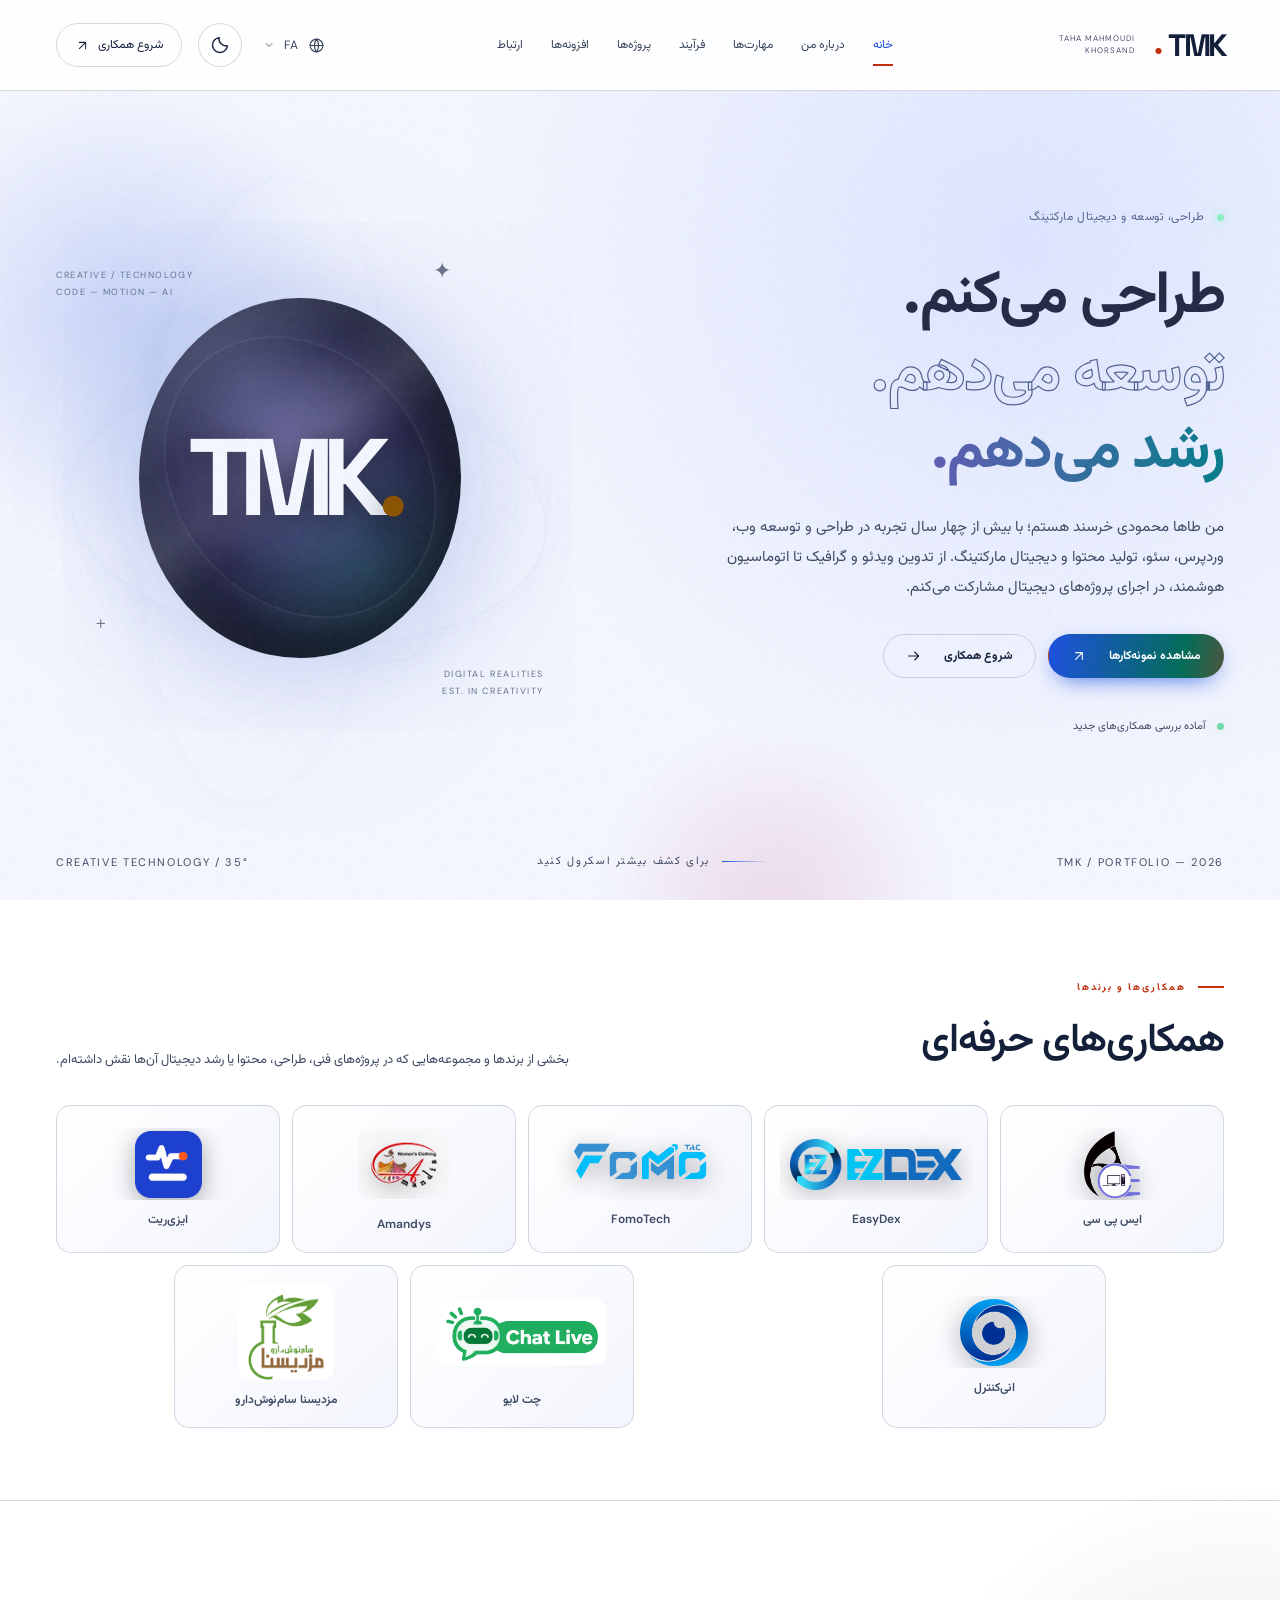
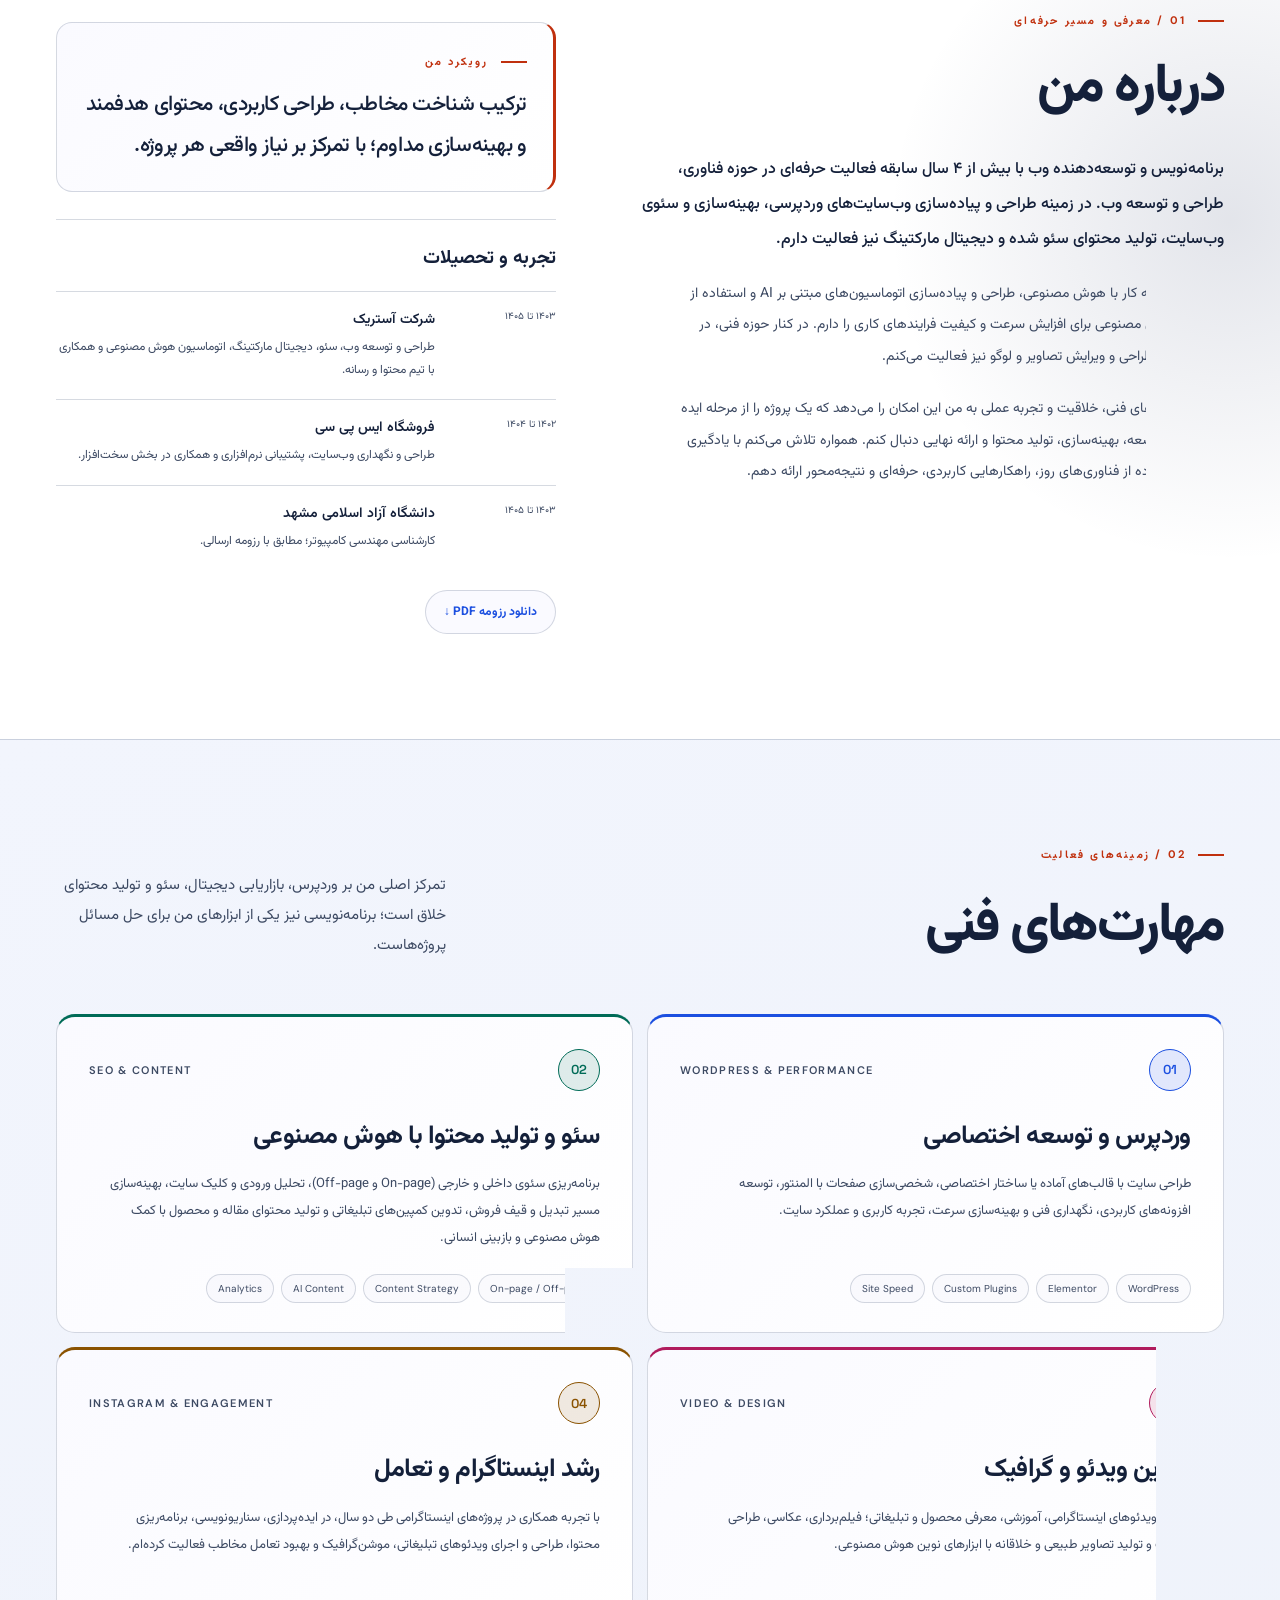
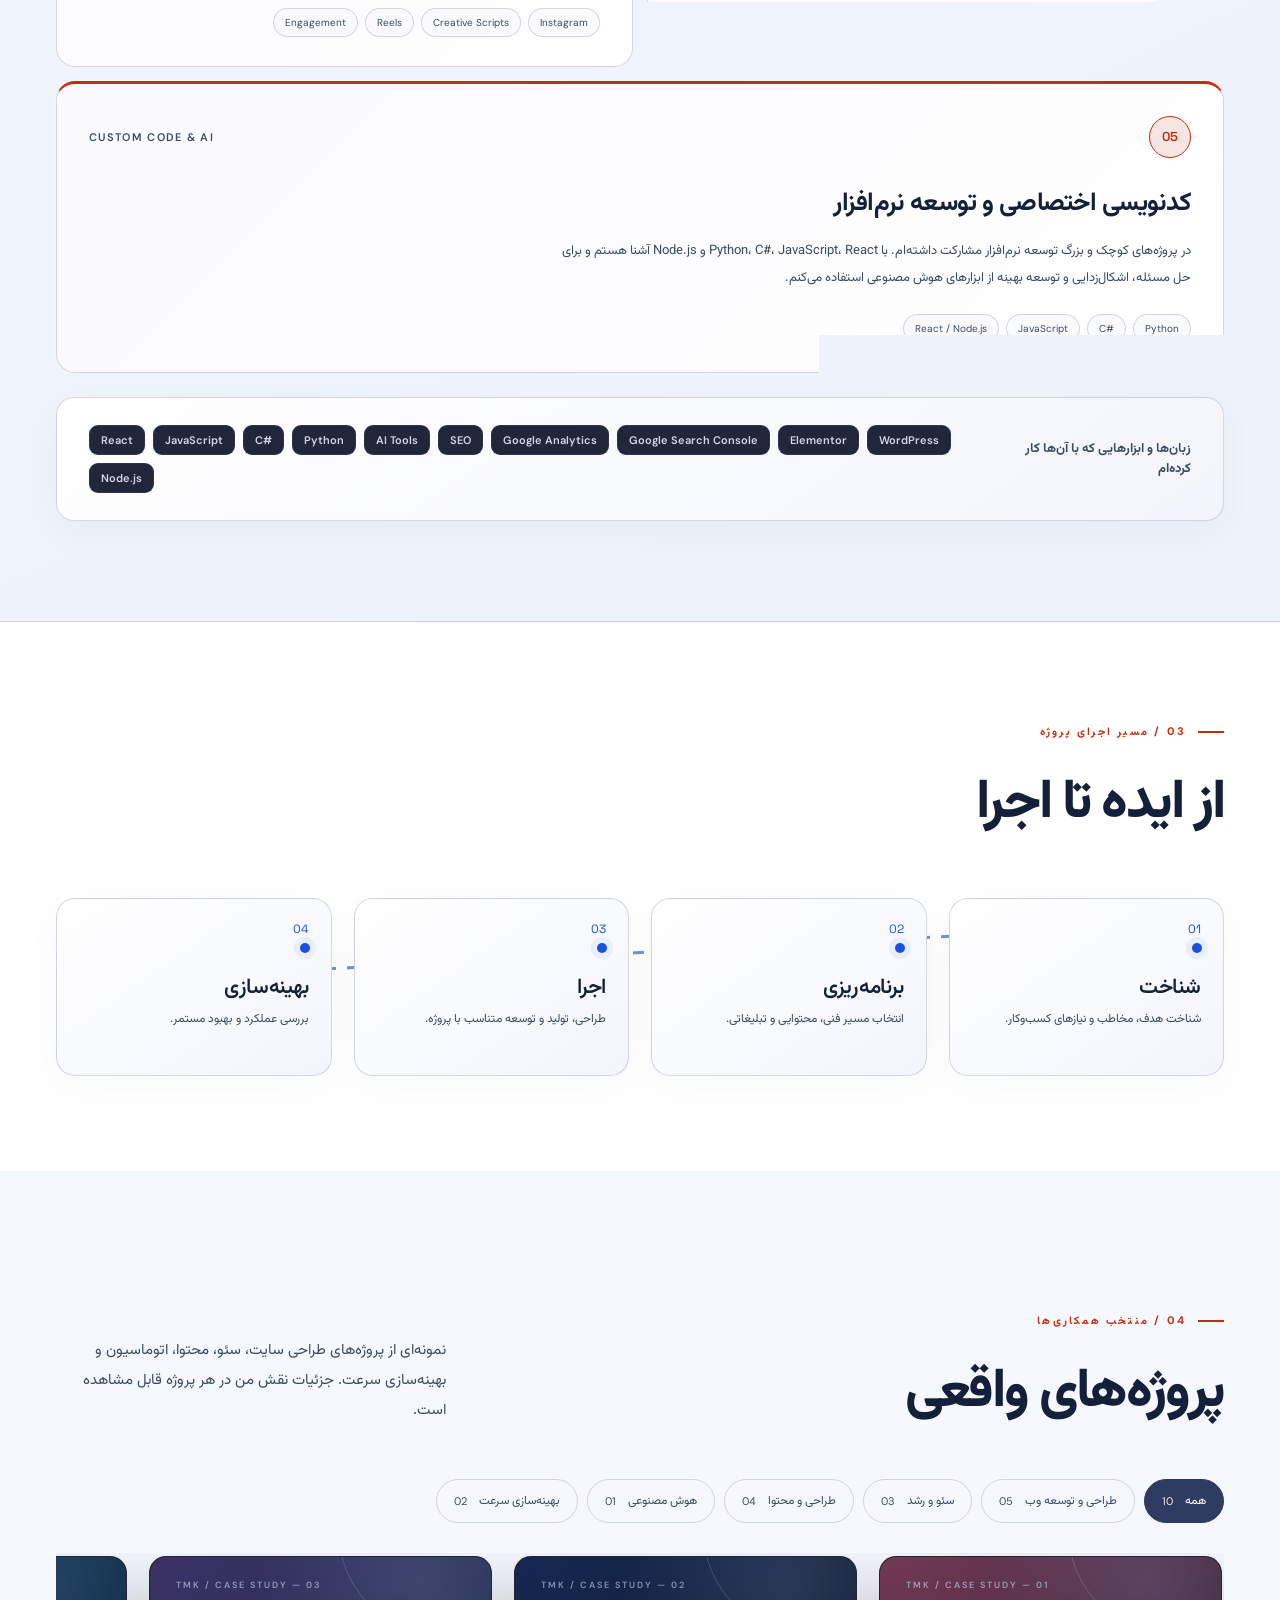
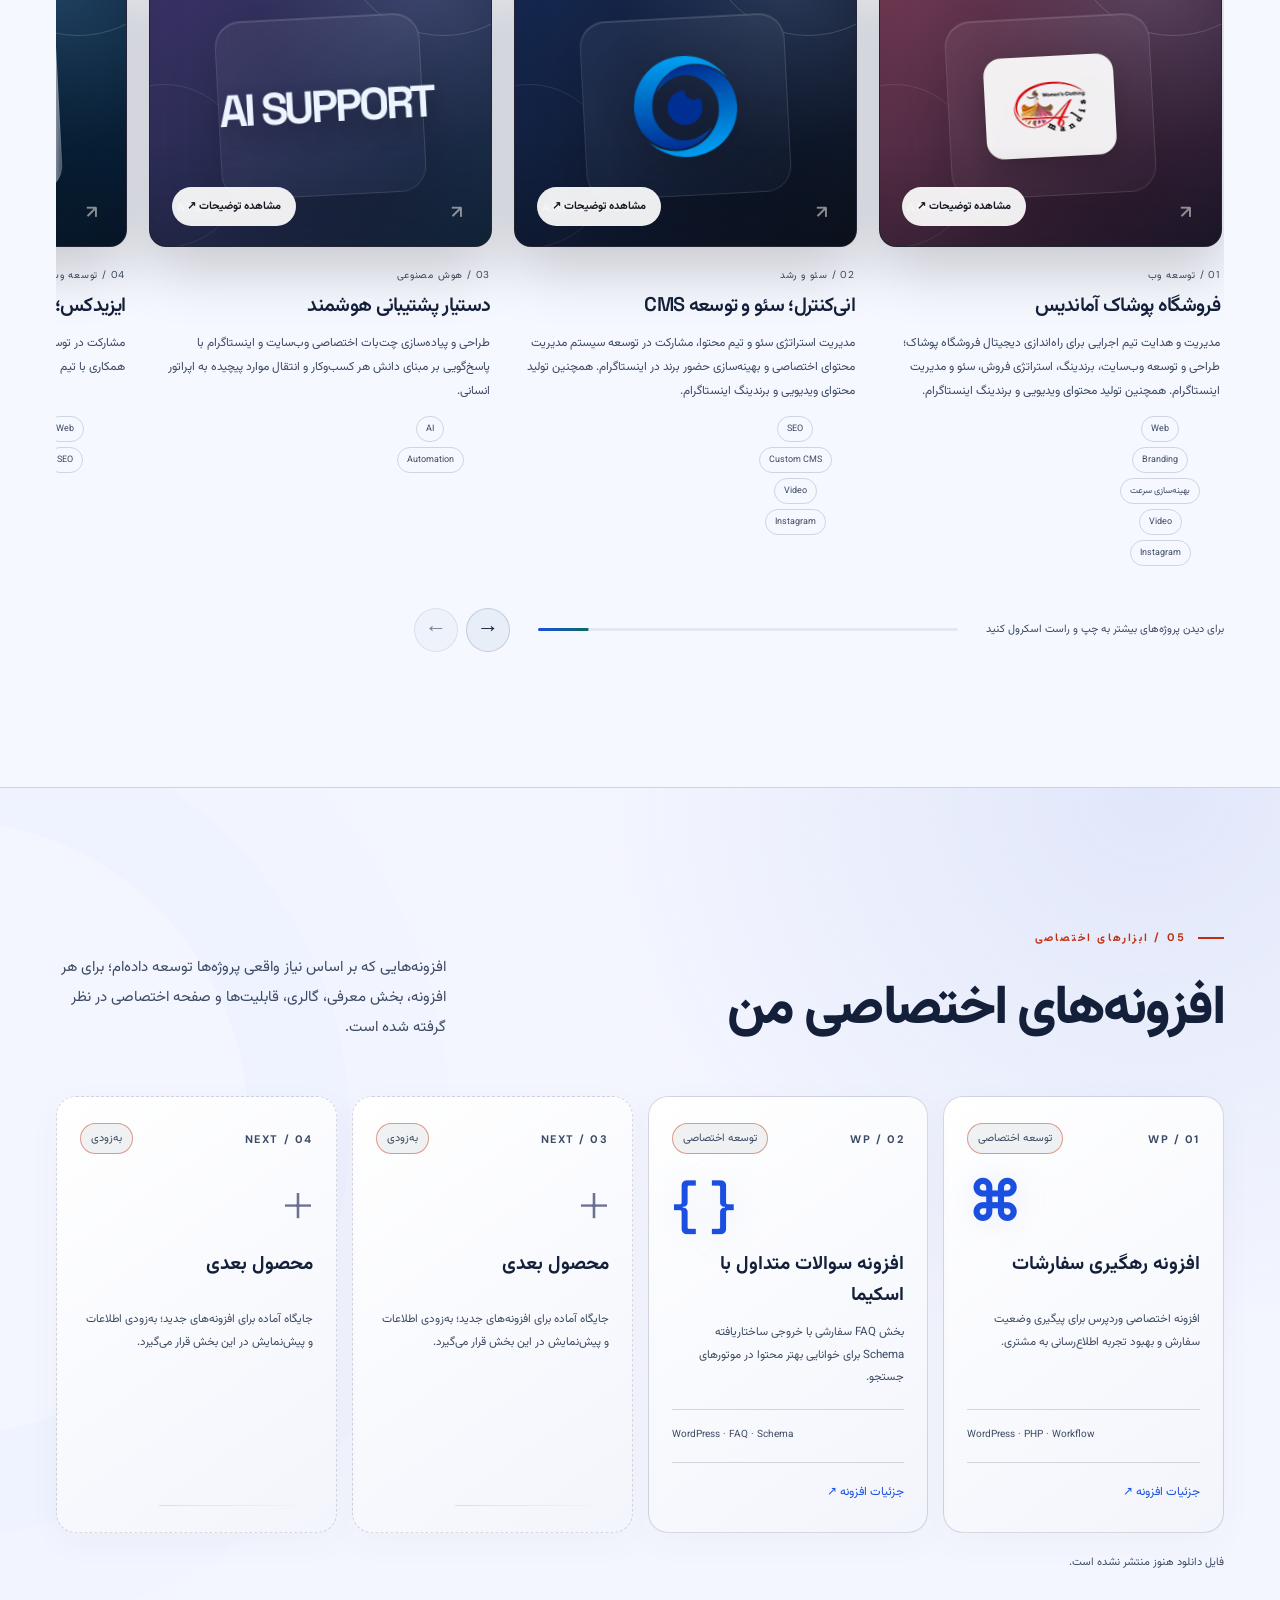
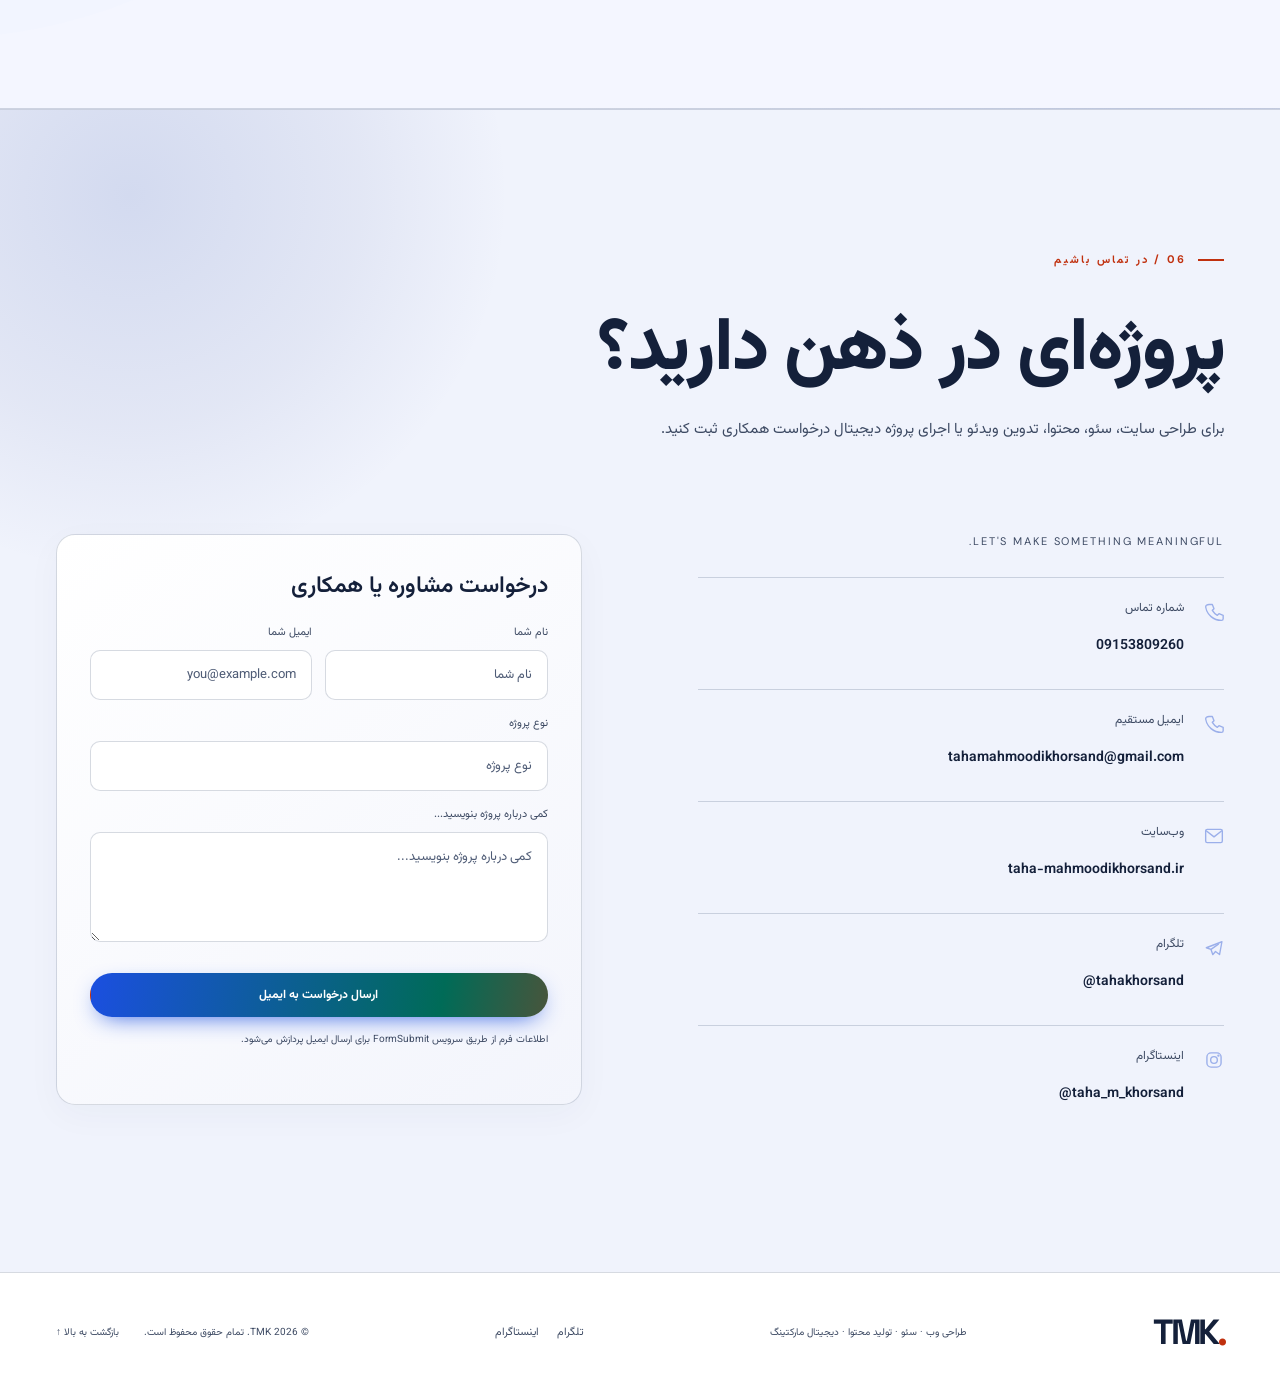
<file: fa/index.html>
<!DOCTYPE html>

<html dir="rtl" lang="fa"><head>
<meta charset="utf-8"/><meta content="width=device-width, initial-scale=1" name="viewport"/><title>طاها محمودی خرسند | طراحی سایت وردپرس، سئو و دیجیتال مارکتینگ</title><meta name="description" content="نمونه‌کارها و رزومه طاها محمودی خرسند؛ طراحی سایت وردپرسی با المنتور، توسعه افزونه اختصاصی، سئو و تولید محتوا، تدوین ویدئو، رشد اینستاگرام و اتوماسیون هوش مصنوعی."/><meta name="keywords" content="طاها محمودی خرسند, طراحی سایت وردپرس, توسعه افزونه وردپرس, المنتور, سئو, تولید محتوا, دیجیتال مارکتینگ, تدوین ویدئو, رشد اینستاگرام, اتوماسیون هوش مصنوعی, نمونه کار, رزومه"/><meta name="author" content="طاها محمودی خرسند"/><link rel="canonical" href="https://taha-mahmoodikhorsand.ir/fa/"/><link rel="alternate" hreflang="fa" href="https://taha-mahmoodikhorsand.ir/fa/"/><link rel="alternate" hreflang="en" href="https://taha-mahmoodikhorsand.ir/en/"/><link rel="alternate" hreflang="ar" href="https://taha-mahmoodikhorsand.ir/ar/"/><link rel="alternate" hreflang="x-default" href="https://taha-mahmoodikhorsand.ir/"/><meta name="robots" content="index,follow,max-image-preview:large,max-snippet:-1,max-video-preview:-1"/><meta name="googlebot" content="index,follow,max-image-preview:large,max-snippet:-1,max-video-preview:-1"/><meta name="referrer" content="strict-origin-when-cross-origin"/><meta name="application-name" content="TMK"/><meta name="apple-mobile-web-app-title" content="TMK"/><meta name="mobile-web-app-capable" content="yes"/><meta name="format-detection" content="telephone=no"/><meta property="og:type" content="website"/><meta property="og:site_name" content="TMK"/><meta property="og:title" content="طاها محمودی خرسند | طراحی سایت وردپرس، سئو و دیجیتال مارکتینگ"/><meta property="og:description" content="نمونه‌کارها و رزومه طاها محمودی خرسند؛ طراحی سایت وردپرسی با المنتور، توسعه افزونه اختصاصی، سئو و تولید محتوا، تدوین ویدئو، رشد اینستاگرام و اتوماسیون هوش مصنوعی."/><meta property="og:url" content="https://taha-mahmoodikhorsand.ir/fa/"/><meta property="og:locale" content="fa_IR"/><meta property="og:locale:alternate" content="en_US"/><meta property="og:locale:alternate" content="ar_AR"/><meta property="og:image" content="https://taha-mahmoodikhorsand.ir/assets/social/og-image.png"/><meta property="og:image:secure_url" content="https://taha-mahmoodikhorsand.ir/assets/social/og-image.png"/><meta property="og:image:type" content="image/png"/><meta property="og:image:width" content="1200"/><meta property="og:image:height" content="630"/><meta property="og:image:alt" content="نشان TMK؛ طاها محمودی خرسند"/><meta name="twitter:card" content="summary_large_image"/><meta name="twitter:title" content="طاها محمودی خرسند | طراحی سایت وردپرس، سئو و دیجیتال مارکتینگ"/><meta name="twitter:description" content="نمونه‌کارها و رزومه طاها محمودی خرسند؛ طراحی سایت وردپرسی با المنتور، توسعه افزونه اختصاصی، سئو و تولید محتوا، تدوین ویدئو، رشد اینستاگرام و اتوماسیون هوش مصنوعی."/><meta name="twitter:image" content="https://taha-mahmoodikhorsand.ir/assets/social/og-image.png"/><meta name="twitter:image:alt" content="نشان TMK؛ طاها محمودی خرسند"/><link rel="icon" type="image/x-icon" href="/favicon.ico"/><link rel="icon" type="image/png" sizes="32x32" href="/assets/social/favicon-32.png"/><link rel="icon" type="image/png" sizes="192x192" href="/assets/logos/icon-192.png"/><link rel="apple-touch-icon" sizes="180x180" href="/assets/social/apple-touch-icon.png"/><link rel="manifest" href="/manifest.webmanifest"/><link rel="me" href="https://t.me/tahakhorsand"/><link rel="me" href="https://www.instagram.com/taha_m_khorsand/"/><script type="application/ld+json">{"@context":"https://schema.org","@graph":[{"@type":"Person","@id":"https://taha-mahmoodikhorsand.ir/#person","name":"طاها محمودی خرسند","alternateName":["Taha Mahmoudi Khorsand","طاها محمودی خرسند"],"url":"https://taha-mahmoodikhorsand.ir/","image":{"@type":"ImageObject","url":"https://taha-mahmoodikhorsand.ir/assets/social/tmk-emblem-512.png","width":512,"height":512},"email":"mailto:tahamahmoodikhorsand@gmail.com","telephone":"+989153809260","jobTitle":"توسعه‌دهنده وب و متخصص دیجیتال مارکتینگ","description":"نمونه‌کارها و رزومه طاها محمودی خرسند؛ طراحی سایت وردپرسی با المنتور، توسعه افزونه اختصاصی، سئو و تولید محتوا، تدوین ویدئو، رشد اینستاگرام و اتوماسیون هوش مصنوعی.","knowsAbout":["وردپرس","المنتور","سئو","تولید محتوا","دیجیتال مارکتینگ","تدوین ویدئو","رشد اینستاگرام","اتوماسیون هوش مصنوعی","React","Node.js"],"sameAs":["https://t.me/tahakhorsand","https://www.instagram.com/taha_m_khorsand/"],"brand":{"@id":"https://taha-mahmoodikhorsand.ir/#brand"}},{"@type":"Organization","@id":"https://taha-mahmoodikhorsand.ir/#brand","name":"TMK","url":"https://taha-mahmoodikhorsand.ir/","logo":{"@type":"ImageObject","url":"https://taha-mahmoodikhorsand.ir/assets/social/tmk-emblem-512.png","width":512,"height":512},"image":"https://taha-mahmoodikhorsand.ir/assets/social/og-image.png","founder":{"@id":"https://taha-mahmoodikhorsand.ir/#person"},"sameAs":["https://t.me/tahakhorsand","https://www.instagram.com/taha_m_khorsand/"],"email":"tahamahmoodikhorsand@gmail.com","telephone":"+989153809260","hasOfferCatalog":{"@type":"OfferCatalog","name":"طاها محمودی خرسند","itemListElement":[{"@type":"Offer","itemOffered":{"@type":"Service","name":"طراحی و توسعه سایت وردپرس","provider":{"@id":"https://taha-mahmoodikhorsand.ir/#brand"}}},{"@type":"Offer","itemOffered":{"@type":"Service","name":"توسعه افزونه اختصاصی وردپرس","provider":{"@id":"https://taha-mahmoodikhorsand.ir/#brand"}}},{"@type":"Offer","itemOffered":{"@type":"Service","name":"سئو و تولید محتوا","provider":{"@id":"https://taha-mahmoodikhorsand.ir/#brand"}}},{"@type":"Offer","itemOffered":{"@type":"Service","name":"تدوین ویدئو و طراحی گرافیک","provider":{"@id":"https://taha-mahmoodikhorsand.ir/#brand"}}},{"@type":"Offer","itemOffered":{"@type":"Service","name":"رشد و برندینگ اینستاگرام","provider":{"@id":"https://taha-mahmoodikhorsand.ir/#brand"}}},{"@type":"Offer","itemOffered":{"@type":"Service","name":"اتوماسیون و چت‌بات هوش مصنوعی","provider":{"@id":"https://taha-mahmoodikhorsand.ir/#brand"}}}]}},{"@type":"WebSite","@id":"https://taha-mahmoodikhorsand.ir/#website","url":"https://taha-mahmoodikhorsand.ir/","name":"TMK — طاها محمودی خرسند","inLanguage":["fa","en","ar"],"publisher":{"@id":"https://taha-mahmoodikhorsand.ir/#person"},"image":"https://taha-mahmoodikhorsand.ir/assets/social/og-image.png"},{"@type":"ProfilePage","@id":"https://taha-mahmoodikhorsand.ir/fa/#webpage","url":"https://taha-mahmoodikhorsand.ir/fa/","name":"طاها محمودی خرسند | طراحی سایت وردپرس، سئو و دیجیتال مارکتینگ","description":"نمونه‌کارها و رزومه طاها محمودی خرسند؛ طراحی سایت وردپرسی با المنتور، توسعه افزونه اختصاصی، سئو و تولید محتوا، تدوین ویدئو، رشد اینستاگرام و اتوماسیون هوش مصنوعی.","inLanguage":"fa","isPartOf":{"@id":"https://taha-mahmoodikhorsand.ir/#website"},"about":{"@id":"https://taha-mahmoodikhorsand.ir/#person"},"mainEntity":{"@id":"https://taha-mahmoodikhorsand.ir/#person"},"primaryImageOfPage":{"@type":"ImageObject","url":"https://taha-mahmoodikhorsand.ir/assets/social/og-image.png","width":1200,"height":630},"dateModified":"2026-11-14","breadcrumb":{"@id":"https://taha-mahmoodikhorsand.ir/fa/#breadcrumb"}},{"@type":"BreadcrumbList","@id":"https://taha-mahmoodikhorsand.ir/fa/#breadcrumb","itemListElement":[{"@type":"ListItem","position":1,"name":"طاها محمودی خرسند","item":"https://taha-mahmoodikhorsand.ir/fa/"}]},{"@type":"ItemList","@id":"https://taha-mahmoodikhorsand.ir/fa/#projects","name":"پروژه‌های منتخب","numberOfItems":10,"itemListElement":[{"@type":"ListItem","position":1,"item":{"@type":"CreativeWork","name":"فروشگاه پوشاک آماندیس","description":"مدیریت و هدایت تیم اجرایی برای راه‌اندازی دیجیتال فروشگاه پوشاک؛ طراحی و توسعه وب‌سایت، برندینگ، استراتژی فروش، سئو و مدیریت اینستاگرام. همچنین تولید محتوای ویدیویی و برندینگ اینستاگرام.","creator":{"@id":"https://taha-mahmoodikhorsand.ir/#person"},"inLanguage":"fa","url":"https://amandys.com/"}},{"@type":"ListItem","position":2,"item":{"@type":"CreativeWork","name":"انی‌کنترل؛ سئو و توسعه CMS","description":"مدیریت استراتژی سئو و تیم محتوا، مشارکت در توسعه سیستم مدیریت محتوای اختصاصی و بهینه‌سازی حضور برند در اینستاگرام. همچنین تولید محتوای ویدیویی و برندینگ اینستاگرام.","creator":{"@id":"https://taha-mahmoodikhorsand.ir/#person"},"inLanguage":"fa","url":"https://anycontrol.app/fa","image":"https://taha-mahmoodikhorsand.ir/assets/gallery/projects/anycontrol-home.webp"}},{"@type":"ListItem","position":3,"item":{"@type":"CreativeWork","name":"دستیار پشتیبانی هوشمند","description":"طراحی و پیاده‌سازی چت‌بات اختصاصی وب‌سایت و اینستاگرام با پاسخ‌گویی بر مبنای دانش هر کسب‌وکار و انتقال موارد پیچیده به اپراتور انسانی.","creator":{"@id":"https://taha-mahmoodikhorsand.ir/#person"},"inLanguage":"fa","image":"https://taha-mahmoodikhorsand.ir/assets/gallery/projects/ai-support-dashboard.webp"}},{"@type":"ListItem","position":4,"item":{"@type":"CreativeWork","name":"ایزیدکس؛ توسعه و رشد محتوا","description":"مشارکت در توسعه فنی وب‌سایت و راهبری سئو و محتوای هدفمند در همکاری با تیم اجرایی پروژه.","creator":{"@id":"https://taha-mahmoodikhorsand.ir/#person"},"inLanguage":"fa","url":"https://ezdex.net/fa","image":"https://taha-mahmoodikhorsand.ir/assets/gallery/projects/easydex-landing.webp"}},{"@type":"ListItem","position":5,"item":{"@type":"CreativeWork","name":"یوکارت؛ کارت ویزیت دیجیتال","description":"توسعه وب‌سایت وردپرسی و مشارکت در معماری، برنامه‌نویسی و توسعه بک‌اند پلتفرم کارت ویزیت دیجیتال.","creator":{"@id":"https://taha-mahmoodikhorsand.ir/#person"},"inLanguage":"fa"}},{"@type":"ListItem","position":6,"item":{"@type":"CreativeWork","name":"ایزی‌ریت؛ سئو و گرافیک","description":"فعالیت در تیم پلتفرم نرخ ارز در زمینه سئو، بهبود صفحات و طراحی المان‌های بصری پروژه.","creator":{"@id":"https://taha-mahmoodikhorsand.ir/#person"},"inLanguage":"fa","url":"https://ezrate.me/fa"}},{"@type":"ListItem","position":7,"item":{"@type":"CreativeWork","name":"فروشگاه ایس پی سی","description":"طراحی، توسعه و نگهداری وب‌سایت فروشگاه در کنار همکاری در پشتیبانی نرم‌افزار، سخت‌افزار و ارتقای سیستم‌ها.","creator":{"@id":"https://taha-mahmoodikhorsand.ir/#person"},"inLanguage":"fa","url":"https://acepc.ir/","image":"https://taha-mahmoodikhorsand.ir/assets/gallery/projects/acepc-home.webp"}},{"@type":"ListItem","position":8,"item":{"@type":"CreativeWork","name":"فوموتک؛ طراحی رابط کاربری","description":"همکاری با تیم فوموتک در طراحی و دیزاین بخش‌هایی از رابط کاربری وب‌سایت.","creator":{"@id":"https://taha-mahmoodikhorsand.ir/#person"},"inLanguage":"fa","url":"https://fomotac.ir/"}},{"@type":"ListItem","position":9,"item":{"@type":"CreativeWork","name":"آستریک؛ سئو و اتوماسیون","description":"توسعه وب‌سایت، راهبری فعالیت‌های سئو و تولید محتوا و اجرای اتوماسیون مبتنی بر هوش مصنوعی در همکاری با تیم‌های رسانه.","creator":{"@id":"https://taha-mahmoodikhorsand.ir/#person"},"inLanguage":"fa"}},{"@type":"ListItem","position":10,"item":{"@type":"CreativeWork","name":"مزدیسنا سام‌نوش‌دارو؛ لندینگ‌پیج خبری","description":"همکاری با شرکت دارویی مزدیسنا سام‌نوش‌دارو برای طراحی لندینگ‌پیج خبری؛ ارائه اسناد، مدارک و پوشش‌های خبری برای روشن‌کردن این موضوع که داروی منتشرشده با نام شرکت، محصول این مجموعه نبوده است.","creator":{"@id":"https://taha-mahmoodikhorsand.ir/#person"},"inLanguage":"fa","url":"https://sam-nosh-daro.onrender.com/?v=2","image":"https://taha-mahmoodikhorsand.ir/assets/gallery/projects/mazdisena-news.webp"}}]}]}</script>
<meta content="#080a13" name="theme-color"/>
<script>(function(){var d=document.documentElement,t=null;try{t=localStorage.getItem('tmk_theme')}catch(e){}if(t!=='dark'&&t!=='light')t=matchMedia('(prefers-color-scheme: light)').matches?'light':'dark';d.dataset.theme=t}())</script><meta name="color-scheme" content="dark light"/><link rel="preconnect" href="https://fonts.googleapis.com"/><link rel="preconnect" href="https://fonts.gstatic.com" crossorigin=""/><link rel="stylesheet" href="https://fonts.googleapis.com/css2?family=DM+Sans:wght@400;500;600;700;800&amp;family=Space+Grotesk:wght@400;500;600;700&amp;family=Vazirmatn:wght@400;500;600;700;800&amp;display=swap"/><link href="../site.css" rel="stylesheet"/></head><body>
<div class="site" data-lang="fa"><div aria-hidden="true" class="noise"></div><div aria-hidden="true" class="pointer-light"></div><header class="site-header" id="top"><div class="nav-shell container"><a aria-label="TMK, homepage" class="brand" href="#home"><span class="brand-type">TMK</span><span class="brand-dot">.</span><span class="brand-tag">TAHA MAHMOUDI<br/>KHORSAND</span></a><nav aria-label="Primary navigation" class="desktop-nav"><a class="nav-link nav-active" href="#home">خانه</a><a class="nav-link" href="#about">درباره من</a><a class="nav-link" href="#expertise">مهارت‌ها</a><a class="nav-link" href="#process">فرآیند</a><a class="nav-link" href="#work">پروژه‌ها</a><a class="nav-link" href="#plugins">افزونه‌ها</a><a class="nav-link" href="#contact">ارتباط</a></nav><div class="nav-actions"><div class="language-control" data-language-control=""><button aria-expanded="false" aria-haspopup="true" aria-label="Select language" class="lang-trigger" type="button"><svg aria-hidden="true" class="icon" fill="none" stroke="currentColor" stroke-linecap="round" stroke-linejoin="round" stroke-width="1.65" viewbox="0 0 24 24"><circle cx="12" cy="12" r="9"></circle><path d="M3 12h18M12 3a15 15 0 0 1 0 18M12 3a15 15 0 0 0 0 18"></path></svg><span>FA</span><svg aria-hidden="true" class="icon tiny-icon" fill="none" stroke="currentColor" stroke-linecap="round" stroke-linejoin="round" stroke-width="1.65" viewbox="0 0 24 24"><path d="m6 9 6 6 6-6"></path></svg></button><div class="lang-menu" role="menu"><button class="lang-option is-current" data-locale="fa" role="menuitem" type="button"><span>فارسی</span><span>FA</span></button><button class="lang-option" data-locale="ar" role="menuitem" type="button"><span>العربية</span><span>AR</span></button><button class="lang-option" data-locale="en" role="menuitem" type="button"><span>English</span><span>EN</span></button></div></div><button aria-label="Switch color theme" aria-pressed="false" class="theme-toggle" title="Light / Dark" type="button"><svg class="icon icon-sun" fill="none" stroke="currentColor" stroke-linecap="round" stroke-width="1.7" viewbox="0 0 24 24"><circle cx="12" cy="12" r="4"></circle><path d="M12 2v2m0 16v2M4.93 4.93l1.42 1.42m11.3 11.3 1.42 1.42M2 12h2m16 0h2M4.93 19.07l1.42-1.42m11.3-11.3 1.42-1.42"></path></svg><svg class="icon icon-moon" fill="none" stroke="currentColor" stroke-linecap="round" stroke-width="1.7" viewbox="0 0 24 24"><path d="M20.9 13.2A9 9 0 0 1 10.8 3.1 9 9 0 1 0 20.9 13.2Z"></path></svg></button><a class="nav-contact" href="#contact">شروع همکاری <svg aria-hidden="true" class="icon" fill="none" stroke="currentColor" stroke-linecap="round" stroke-linejoin="round" stroke-width="1.65" viewbox="0 0 24 24"><path d="M7 17 17 7M7 7h10v10"></path></svg></a><button aria-controls="mobile-nav" aria-expanded="false" aria-label="Open menu" class="menu-toggle"><svg aria-hidden="true" class="icon" fill="none" stroke="currentColor" stroke-linecap="round" stroke-linejoin="round" stroke-width="1.65" viewbox="0 0 24 24"><path d="M4 7h16M4 12h16M4 17h16"></path></svg></button></div></div><div class="mobile-nav" hidden="" id="mobile-nav"><a href="#home">خانه<span>01</span></a><a href="#about">درباره من<span>02</span></a><a href="#expertise">مهارت‌ها<span>03</span></a><a href="#process">فرآیند<span>04</span></a><a href="#work">پروژه‌ها<span>05</span></a><a href="#plugins">افزونه‌ها<span>06</span></a><a href="#contact">ارتباط<span>07</span></a></div></header>
<main id="main">
<section aria-labelledby="hero-title" class="hero section" id="home"><div class="hero-ambient ambient-a"></div><div class="hero-ambient ambient-b"></div><div class="hero-grid container"><div class="hero-copy"><div class="hero-eyebrow"><span class="status-ping"></span>طراحی، توسعه و دیجیتال مارکتینگ</div><h1 class="hero-title" id="hero-title"><span class="hero-line">طراحی می‌کنم.</span><span class="hero-line hero-line--outline">توسعه می‌دهم.</span><span class="hero-line hero-line--accent">رشد می‌دهم.</span></h1><p class="hero-description">من طاها محمودی خرسند هستم؛ با بیش از چهار سال تجربه در طراحی و توسعه وب، وردپرس، سئو، تولید محتوا و دیجیتال مارکتینگ. از تدوین ویدئو و گرافیک تا اتوماسیون هوشمند، در اجرای پروژه‌های دیجیتال مشارکت می‌کنم.</p><div class="hero-buttons"><a class="btn btn-primary" href="#work">مشاهده نمونه‌کارها <svg aria-hidden="true" class="icon" fill="none" stroke="currentColor" stroke-linecap="round" stroke-linejoin="round" stroke-width="1.65" viewbox="0 0 24 24"><path d="M7 17 17 7M7 7h10v10"></path></svg></a><a class="btn btn-secondary" href="#contact">شروع همکاری <svg aria-hidden="true" class="icon" fill="none" stroke="currentColor" stroke-linecap="round" stroke-linejoin="round" stroke-width="1.65" viewbox="0 0 24 24"><path d="M4 12h15m-6-6 6 6-6 6"></path></svg></a></div><div class="availability"><span class="availability-dot"></span>آماده بررسی همکاری‌های جدید</div></div><div aria-hidden="true" class="hero-art"><div class="hero-orbit orbit-outer"></div><div class="hero-orbit orbit-inner"></div><div class="hero-orbit orbit-dashed"></div><div class="hero-sphere"><div class="sphere-shine"></div><span class="sphere-logo">TMK<span>.</span></span></div><div class="art-meta meta-top">CREATIVE / TECHNOLOGY<br/>CODE — MOTION — AI</div><div class="art-meta meta-bottom">DIGITAL REALITIES<br/>EST. IN CREATIVITY</div><div class="floating-cross cross-a">✦</div><div class="floating-cross cross-b">+</div></div></div><div class="hero-bottom container"><span>TMK / PORTFOLIO — 2026</span><div class="scroll-indicator"><span class="scroll-line"></span>برای کشف بیشتر اسکرول کنید</div><span>35° / CREATIVE TECHNOLOGY</span></div></section>
<section aria-label="همکاری‌های ارزشمند" class="brands section-sm"><div class="container"><div class="eyebrow">همکاری‌ها و برندها</div><div class="brands-header"><h2 class="minor-heading">همکاری‌های حرفه‌ای</h2><p>بخشی از برندها و مجموعه‌هایی که در پروژه‌های فنی، طراحی، محتوا یا رشد دیجیتال آن‌ها نقش داشته‌ام.</p></div><div class="brand-track"><a class="brand-slot brand-slot--image reveal" href="https://acepc.ir/" target="_blank" rel="noopener noreferrer" aria-label="مشاهده وب‌سایت ایس پی سی"><div class="brand-image-stage"><img alt="ایس پی سی" loading="lazy" src="../assets/logos/logo_acepc_finaly01-1.png"/></div><span class="brand-caption">ایس پی سی</span></a><a class="brand-slot brand-slot--image reveal" href="https://ezdex.net/fa" target="_blank" rel="noopener noreferrer" aria-label="مشاهده وب‌سایت EasyDex"><div class="brand-image-stage"><img alt="EasyDex" loading="lazy" src="../assets/logos/logo-type.png"/></div><span class="brand-caption">EasyDex</span></a><a class="brand-slot brand-slot--image reveal" href="https://fomotac.ir/" target="_blank" rel="noopener noreferrer" aria-label="مشاهده وب‌سایت FomoTech"><div class="brand-image-stage"><img alt="FomoTech" loading="lazy" src="../assets/logos/Fomo-LOGO-png-copy.webp"/></div><span class="brand-caption">FomoTech</span></a><a class="brand-slot brand-slot--image reveal" href="https://amandys.com/" target="_blank" rel="noopener noreferrer" aria-label="مشاهده وب‌سایت Amandys"><div class="brand-image-stage brand-image-stage--light"><img alt="Amandys" loading="lazy" src="../assets/logos/amandys-logo.webp"/></div><span class="brand-caption">Amandys</span></a><a class="brand-slot brand-slot--image reveal" href="https://ezrate.me/fa" target="_blank" rel="noopener noreferrer" aria-label="مشاهده وب‌سایت ایزی‌ریت"><div class="brand-image-stage"><img alt="ایزی‌ریت" loading="lazy" src="../assets/logos/ezrate-logo.png"/></div><span class="brand-caption">ایزی‌ریت</span></a><a class="brand-slot brand-slot--image reveal" href="https://anycontrol.app/fa" target="_blank" rel="noopener noreferrer" aria-label="مشاهده وب‌سایت انی‌کنترل"><div class="brand-image-stage"><img alt="انی‌کنترل" loading="lazy" src="../assets/logos/anycontrol-logo.png"/></div><span class="brand-caption">انی‌کنترل</span></a><div class="brand-slot brand-slot--image reveal"><div class="brand-image-stage brand-image-stage--wide"><img class="logo-on-dark" alt="یوکارت" loading="lazy" src="../assets/logos/youkart-logo-lite.png"/><img class="logo-on-light" alt="" aria-hidden="true" loading="lazy" src="../assets/logos/youkart-logo-full.png"/></div><span class="brand-caption">یوکارت</span></div><div class="brand-slot brand-slot--image reveal"><div class="brand-image-stage brand-image-stage--paper brand-image-stage--paper-wide"><img alt="چت لایو" loading="lazy" src="../assets/logos/chat-live-logo.png"/></div><span class="brand-caption">چت لایو</span></div><a class="brand-slot brand-slot--image reveal" href="https://sam-nosh-daro.onrender.com/?v=2" target="_blank" rel="noopener noreferrer" aria-label="مشاهده وب‌سایت مزدیسنا سام‌نوش‌دارو"><div class="brand-image-stage brand-image-stage--paper brand-image-stage--paper-square"><img alt="مزدیسنا سام‌نوش‌دارو" loading="lazy" src="../assets/logos/mazdisena-logo.png"/></div><span class="brand-caption">مزدیسنا سام‌نوش‌دارو</span></a></div></div></section>





<section aria-labelledby="about-heading" class="about-section section" id="about"><div class="about-background"></div><div class="container about-grid"><div class="about-left reveal"><span class="eyebrow">01 / معرفی و مسیر حرفه‌ای</span><h2 class="section-heading" id="about-heading">درباره من</h2><div class="about-body"><p class="about-lead">برنامه‌نویس و توسعه‌دهنده وب با بیش از ۴ سال سابقه فعالیت حرفه‌ای در حوزه فناوری، طراحی و توسعه وب. در زمینه طراحی و پیاده‌سازی وب‌سایت‌های وردپرسی، بهینه‌سازی و سئوی وب‌سایت، تولید محتوای سئو شده و دیجیتال مارکتینگ نیز فعالیت دارم.</p><p>همچنین تجربه کار با هوش مصنوعی، طراحی و پیاده‌سازی اتوماسیون‌های مبتنی بر AI و استفاده از ابزارهای هوش مصنوعی برای افزایش سرعت و کیفیت فرایندهای کاری را دارم. در کنار حوزه فنی، در تدوین ویدئو، طراحی و ویرایش تصاویر و لوگو نیز فعالیت می‌کنم.</p><p>ترکیب مهارت‌های فنی، خلاقیت و تجربه عملی به من این امکان را می‌دهد که یک پروژه را از مرحله ایده و طراحی تا توسعه، بهینه‌سازی، تولید محتوا و ارائه نهایی دنبال کنم. همواره تلاش می‌کنم با یادگیری مداوم و استفاده از فناوری‌های روز، راهکارهایی کاربردی، حرفه‌ای و نتیجه‌محور ارائه دهم.</p></div></div><div class="about-right reveal"><div class="about-quote"><span class="eyebrow">رویکرد من</span><blockquote>ترکیب شناخت مخاطب، طراحی کاربردی، محتوای هدفمند و بهینه‌سازی مداوم؛ با تمرکز بر نیاز واقعی هر پروژه.</blockquote></div><div class="career-timeline"><h3>تجربه و تحصیلات</h3><div class="career-item"><span>۱۴۰۳ تا ۱۴۰۵</span><div><strong>شرکت آستریک</strong><p>طراحی و توسعه وب، سئو، دیجیتال مارکتینگ، اتوماسیون هوش مصنوعی و همکاری با تیم محتوا و رسانه.</p></div></div><div class="career-item"><span>۱۴۰۲ تا ۱۴۰۴</span><div><strong>فروشگاه ایس پی سی</strong><p>طراحی و نگهداری وب‌سایت، پشتیبانی نرم‌افزاری و همکاری در بخش سخت‌افزار.</p></div></div><div class="career-item"><span>۱۴۰۳ تا ۱۴۰۵</span><div><strong>دانشگاه آزاد اسلامی مشهد</strong><p>کارشناسی مهندسی کامپیوتر؛ مطابق با رزومه ارسالی.</p></div></div></div><a class="resume-download" download="taha-mahmoudi-khorsand-resume.pdf" href="../assets/resume/taha-khorsand.pdf">دانلود رزومه PDF ↓</a></div></div></section><section aria-labelledby="expertise-heading" class="expertise-section section" id="expertise"><div class="container"><div class="section-top reveal"><span class="eyebrow">02 / زمینه‌های فعالیت</span><div class="section-heading-row"><h2 class="section-heading" id="expertise-heading">مهارت‌های فنی</h2><p class="section-description">تمرکز اصلی من بر وردپرس، بازاریابی دیجیتال، سئو و تولید محتوای خلاق است؛ برنامه‌نویسی نیز یکی از ابزارهای من برای حل مسائل پروژه‌هاست.</p></div></div><div class="expertise-list"><article class="skill-tile reveal"><div class="skill-meta"><span class="skill-index">01</span><span class="skill-code">WORDPRESS &amp; PERFORMANCE</span></div><h3>وردپرس و توسعه اختصاصی</h3><p>طراحی سایت با قالب‌های آماده یا ساختار اختصاصی، شخصی‌سازی صفحات با المنتور، توسعه افزونه‌های کاربردی، نگهداری فنی و بهینه‌سازی سرعت، تجربه کاربری و عملکرد سایت.</p><div class="skill-tags"><span>WordPress</span><span>Elementor</span><span>Custom Plugins</span><span>Site Speed</span></div></article><article class="skill-tile reveal"><div class="skill-meta"><span class="skill-index">02</span><span class="skill-code">SEO &amp; CONTENT</span></div><h3>سئو و تولید محتوا با هوش مصنوعی</h3><p>برنامه‌ریزی سئوی داخلی و خارجی (On-page و Off-page)، تحلیل ورودی و کلیک سایت، بهینه‌سازی مسیر تبدیل و قیف فروش، تدوین کمپین‌های تبلیغاتی و تولید محتوای مقاله و محصول با کمک هوش مصنوعی و بازبینی انسانی.</p><div class="skill-tags"><span>On-page / Off-page</span><span>Content Strategy</span><span>AI Content</span><span>Analytics</span></div></article><article class="skill-tile reveal"><div class="skill-meta"><span class="skill-index">03</span><span class="skill-code">VIDEO &amp; DESIGN</span></div><h3>تدوین ویدئو و گرافیک</h3><p>تدوین ویدئوهای اینستاگرامی، آموزشی، معرفی محصول و تبلیغاتی؛ فیلم‌برداری، عکاسی، طراحی گرافیک و تولید تصاویر طبیعی و خلاقانه با ابزارهای نوین هوش مصنوعی.</p><div class="skill-tags"><span>Video Editing</span><span>Motion</span><span>Photography</span><span>AI Visuals</span></div></article><article class="skill-tile reveal"><div class="skill-meta"><span class="skill-index">04</span><span class="skill-code">INSTAGRAM &amp; ENGAGEMENT</span></div><h3>رشد اینستاگرام و تعامل</h3><p>با تجربه همکاری در پروژه‌های اینستاگرامی طی دو سال، در ایده‌پردازی، سناریونویسی، برنامه‌ریزی محتوا، طراحی و اجرای ویدئوهای تبلیغاتی، موشن‌گرافیک و بهبود تعامل مخاطب فعالیت کرده‌ام.</p><div class="skill-tags"><span>Instagram</span><span>Creative Scripts</span><span>Reels</span><span>Engagement</span></div></article><article class="skill-tile reveal"><div class="skill-meta"><span class="skill-index">05</span><span class="skill-code">CUSTOM CODE &amp; AI</span></div><h3>کدنویسی اختصاصی و توسعه نرم‌افزار</h3><p>در پروژه‌های کوچک و بزرگ توسعه نرم‌افزار مشارکت داشته‌ام. با Python، C#، JavaScript، React و Node.js آشنا هستم و برای حل مسئله، اشکال‌زدایی و توسعه بهینه از ابزارهای هوش مصنوعی استفاده می‌کنم.</p><div class="skill-tags"><span>Python</span><span>C#</span><span>JavaScript</span><span>React / Node.js</span></div></article></div><div class="tech-stack reveal"><span>زبان‌ها و ابزارهایی که با آن‌ها کار کرده‌ام</span><div><b>WordPress</b><b>Elementor</b><b>Google Search Console</b><b>Google Analytics</b><b>SEO</b><b>AI Tools</b><b>Python</b><b>C#</b><b>JavaScript</b><b>React</b><b>Node.js</b></div></div></div></section><section class="process-section section" id="process"><div class="container"><div class="section-top reveal"><span class="eyebrow">03 / مسیر اجرای پروژه</span><h2 class="section-heading">از ایده تا اجرا</h2></div><div class="process-grid"><div aria-hidden="true" class="process-diagonal"></div><article class="process-card reveal"><span class="process-index">01</span><span aria-hidden="true" class="process-node"></span><div><h3>شناخت</h3><p>شناخت هدف، مخاطب و نیازهای کسب‌وکار.</p></div></article><article class="process-card reveal"><span class="process-index">02</span><span aria-hidden="true" class="process-node"></span><div><h3>برنامه‌ریزی</h3><p>انتخاب مسیر فنی، محتوایی و تبلیغاتی.</p></div></article><article class="process-card reveal"><span class="process-index">03</span><span aria-hidden="true" class="process-node"></span><div><h3>اجرا</h3><p>طراحی، تولید و توسعه متناسب با پروژه.</p></div></article><article class="process-card reveal"><span class="process-index">04</span><span aria-hidden="true" class="process-node"></span><div><h3>بهینه‌سازی</h3><p>بررسی عملکرد و بهبود مستمر.</p></div></article></div></div></section><section aria-labelledby="work-heading" class="work-section section" id="work"><div class="container"><div class="section-top reveal"><span class="eyebrow">04 / منتخب همکاری‌ها</span><div class="section-heading-row"><h2 class="section-heading" id="work-heading">پروژه‌های واقعی</h2><p class="section-description">نمونه‌ای از پروژه‌های طراحی سایت، سئو، محتوا، اتوماسیون و بهینه‌سازی سرعت. جزئیات نقش من در هر پروژه قابل مشاهده است.</p></div></div><div aria-label="Filter projects" class="project-filter" role="group"><button aria-pressed="true" class="filter-btn active" data-filter="all" type="button">همه<span>00</span></button><button aria-pressed="false" class="filter-btn" data-filter="web" type="button">طراحی و توسعه وب<span>00</span></button><button aria-pressed="false" class="filter-btn" data-filter="seo" type="button">سئو و رشد<span>00</span></button><button aria-pressed="false" class="filter-btn" data-filter="creative" type="button">طراحی و محتوا<span>00</span></button><button aria-pressed="false" class="filter-btn" data-filter="ai" type="button">هوش مصنوعی<span>00</span></button><button aria-pressed="false" class="filter-btn" data-filter="speed" type="button">بهینه‌سازی سرعت<span>00</span></button></div><div aria-label="برای دیدن پروژه‌های بیشتر به چپ و راست اسکرول کنید" class="projects-scroll" id="projects-scroll" tabindex="0"><article class="project-card" data-categories="web speed creative" data-category="web" data-project="amandys" style="--card-one:#733a54;--card-two:#1f182d">
<a aria-label="مشاهده توضیحات: فروشگاه پوشاک آماندیس" class="project-visual" href="#project-amandys">
<div aria-hidden="true" class="project-art-new art"><div class="project-graphic-ring"></div><div class="project-graphic-ring ring-two"></div><span class="project-art-overline">TMK / CASE STUDY — 01</span><div class="project-logo-wrap"><img alt="" class="project-logo" loading="lazy" src="../assets/logos/amandys-logo.webp"/></div><span class="project-art-footer">AMANDYS <span>↗</span></span></div>
<span class="project-view">مشاهده توضیحات ↗</span></a>
<div class="project-info"><div><div class="project-number">01 / توسعه وب</div><h3>فروشگاه پوشاک آماندیس</h3><p class="project-excerpt">مدیریت و هدایت تیم اجرایی برای راه‌اندازی دیجیتال فروشگاه پوشاک؛ طراحی و توسعه وب‌سایت، برندینگ، استراتژی فروش، سئو و مدیریت اینستاگرام. همچنین تولید محتوای ویدیویی و برندینگ اینستاگرام.</p></div><span class="project-tags"><span>Web</span><span>Branding</span><span>بهینه‌سازی سرعت</span><span>Video</span><span>Instagram</span></span></div>
</article><article class="project-card" data-categories="seo creative" data-category="seo" data-project="anycontrol" style="--card-one:#162953;--card-two:#0c121e">
<a aria-label="مشاهده توضیحات: انی‌کنترل؛ سئو و توسعه CMS" class="project-visual" href="#project-anycontrol">
<div aria-hidden="true" class="project-art-new art"><div class="project-graphic-ring"></div><div class="project-graphic-ring ring-two"></div><span class="project-art-overline">TMK / CASE STUDY — 02</span><div class="project-logo-wrap"><img alt="" class="project-logo" loading="lazy" src="../assets/logos/anycontrol-logo.png"/></div><span class="project-art-footer">ANYCONTROL <span>↗</span></span></div>
<span class="project-view">مشاهده توضیحات ↗</span></a>
<div class="project-info"><div><div class="project-number">02 / سئو و رشد</div><h3>انی‌کنترل؛ سئو و توسعه CMS</h3><p class="project-excerpt">مدیریت استراتژی سئو و تیم محتوا، مشارکت در توسعه سیستم مدیریت محتوای اختصاصی و بهینه‌سازی حضور برند در اینستاگرام. همچنین تولید محتوای ویدیویی و برندینگ اینستاگرام.</p></div><span class="project-tags"><span>SEO</span><span>Custom CMS</span><span>Video</span><span>Instagram</span></span></div>
</article><article class="project-card" data-categories="ai" data-category="ai" data-project="ai-support" style="--card-one:#3c3267;--card-two:#12283e">
<a aria-label="مشاهده توضیحات: دستیار پشتیبانی هوشمند" class="project-visual" href="#project-ai-support">
<div aria-hidden="true" class="project-art-new art"><div class="project-graphic-ring"></div><div class="project-graphic-ring ring-two"></div><span class="project-art-overline">TMK / CASE STUDY — 03</span><div class="project-logo-wrap"><span class="project-wordmark">AI SUPPORT</span></div><span class="project-art-footer">AI SUPPORT <span>↗</span></span></div>
<span class="project-view">مشاهده توضیحات ↗</span></a>
<div class="project-info"><div><div class="project-number">03 / هوش مصنوعی</div><h3>دستیار پشتیبانی هوشمند</h3><p class="project-excerpt">طراحی و پیاده‌سازی چت‌بات اختصاصی وب‌سایت و اینستاگرام با پاسخ‌گویی بر مبنای دانش هر کسب‌وکار و انتقال موارد پیچیده به اپراتور انسانی.</p></div><span class="project-tags"><span>AI</span><span>Automation</span></span></div>
</article><article class="project-card" data-categories="web" data-category="web" data-project="easydex" style="--card-one:#08385d;--card-two:#07182b">
<a aria-label="مشاهده توضیحات: ایزیدکس؛ توسعه و رشد محتوا" class="project-visual" href="#project-easydex">
<div aria-hidden="true" class="project-art-new art"><div class="project-graphic-ring"></div><div class="project-graphic-ring ring-two"></div><span class="project-art-overline">TMK / CASE STUDY — 04</span><div class="project-logo-wrap"><img alt="" class="project-logo" loading="lazy" src="../assets/logos/logo-type.png"/></div><span class="project-art-footer">EASYDEX <span>↗</span></span></div>
<span class="project-view">مشاهده توضیحات ↗</span></a>
<div class="project-info"><div><div class="project-number">04 / توسعه وب</div><h3>ایزیدکس؛ توسعه و رشد محتوا</h3><p class="project-excerpt">مشارکت در توسعه فنی وب‌سایت و راهبری سئو و محتوای هدفمند در همکاری با تیم اجرایی پروژه.</p></div><span class="project-tags"><span>Web</span><span>SEO</span></span></div>
</article><article class="project-card" data-categories="web speed" data-category="web" data-project="ucard" style="--card-one:#31415c;--card-two:#121a30">
<a aria-label="مشاهده توضیحات: یوکارت؛ کارت ویزیت دیجیتال" class="project-visual" href="#project-ucard">
<div aria-hidden="true" class="project-art-new art"><div class="project-graphic-ring"></div><div class="project-graphic-ring ring-two"></div><span class="project-art-overline">TMK / CASE STUDY — 05</span><div class="project-logo-wrap"><img alt="" class="project-logo" loading="lazy" src="../assets/logos/youkart-logo-lite.png"/></div><span class="project-art-footer">YOUKART <span>↗</span></span></div>
<span class="project-view">مشاهده توضیحات ↗</span></a>
<div class="project-info"><div><div class="project-number">05 / توسعه وب</div><h3>یوکارت؛ کارت ویزیت دیجیتال</h3><p class="project-excerpt">طراحی و توسعه سایت وردپرسی، مشارکت در بخش‌هایی از بک‌اند اپلیکیشن و تجربه بهینه‌سازی سرعت سایت.</p></div><span class="project-tags"><span>Backend</span><span>WordPress</span><span>بهینه‌سازی سرعت</span></span></div>
</article><article class="project-card" data-categories="seo" data-category="seo" data-project="ezrate" style="--card-one:#09244d;--card-two:#172b69">
<a aria-label="مشاهده توضیحات: ایزی‌ریت؛ سئو و گرافیک" class="project-visual" href="#project-ezrate">
<div aria-hidden="true" class="project-art-new art"><div class="project-graphic-ring"></div><div class="project-graphic-ring ring-two"></div><span class="project-art-overline">TMK / CASE STUDY — 06</span><div class="project-logo-wrap"><img alt="" class="project-logo" loading="lazy" src="../assets/logos/ezrate-logo.png"/></div><span class="project-art-footer">EZRATE <span>↗</span></span></div>
<span class="project-view">مشاهده توضیحات ↗</span></a>
<div class="project-info"><div><div class="project-number">06 / سئو و رشد</div><h3>ایزی‌ریت؛ سئو و گرافیک</h3><p class="project-excerpt">فعالیت در تیم پلتفرم نرخ ارز در زمینه سئو، بهبود صفحات و طراحی المان‌های بصری پروژه.</p></div><span class="project-tags"><span>SEO</span><span>UI Graphics</span></span></div>
</article><article class="project-card" data-categories="web" data-category="web" data-project="acepc" style="--card-one:#2d1e42;--card-two:#101827">
<a aria-label="مشاهده توضیحات: فروشگاه ایس پی سی" class="project-visual" href="#project-acepc">
<div aria-hidden="true" class="project-art-new art"><div class="project-graphic-ring"></div><div class="project-graphic-ring ring-two"></div><span class="project-art-overline">TMK / CASE STUDY — 07</span><div class="project-logo-wrap"><img alt="" class="project-logo" loading="lazy" src="../assets/logos/logo_acepc_finaly01-1.png"/></div><span class="project-art-footer">ACE PC <span>↗</span></span></div>
<span class="project-view">مشاهده توضیحات ↗</span></a>
<div class="project-info"><div><div class="project-number">07 / توسعه وب</div><h3>فروشگاه ایس پی سی</h3><p class="project-excerpt">طراحی، توسعه و نگهداری وب‌سایت فروشگاه در کنار همکاری در پشتیبانی نرم‌افزار، سخت‌افزار و ارتقای سیستم‌ها.</p></div><span class="project-tags"><span>Web</span><span>Maintenance</span></span></div>
</article><article class="project-card" data-categories="creative" data-category="creative" data-project="fomotech" style="--card-one:#0e3c62;--card-two:#101b31">
<a aria-label="مشاهده توضیحات: فوموتک؛ طراحی رابط کاربری" class="project-visual" href="#project-fomotech">
<div aria-hidden="true" class="project-art-new art"><div class="project-graphic-ring"></div><div class="project-graphic-ring ring-two"></div><span class="project-art-overline">TMK / CASE STUDY — 08</span><div class="project-logo-wrap"><img alt="" class="project-logo" loading="lazy" src="../assets/logos/Fomo-LOGO-png-copy.webp"/></div><span class="project-art-footer">FOMOTECH <span>↗</span></span></div>
<span class="project-view">مشاهده توضیحات ↗</span></a>
<div class="project-info"><div><div class="project-number">08 / طراحی</div><h3>فوموتک؛ طراحی رابط کاربری</h3><p class="project-excerpt">همکاری با تیم فوموتک در طراحی و دیزاین بخش‌هایی از رابط کاربری وب‌سایت.</p></div><span class="project-tags"><span>UI</span><span>Visual Design</span></span></div>
</article><article class="project-card" data-categories="seo" data-category="seo" data-project="asterik" style="--card-one:#123361;--card-two:#131a34">
<a aria-label="مشاهده توضیحات: آستریک؛ سئو و اتوماسیون" class="project-visual" href="#project-asterik">
<div aria-hidden="true" class="project-art-new art"><div class="project-graphic-ring"></div><div class="project-graphic-ring ring-two"></div><span class="project-art-overline">TMK / CASE STUDY — 09</span><div class="project-logo-wrap"><span class="project-wordmark">ASTERIK</span></div><span class="project-art-footer">ASTERIK <span>↗</span></span></div>
<span class="project-view">مشاهده توضیحات ↗</span></a>
<div class="project-info"><div><div class="project-number">09 / سئو و رشد</div><h3>آستریک؛ سئو و اتوماسیون</h3><p class="project-excerpt">توسعه وب‌سایت، راهبری فعالیت‌های سئو و تولید محتوا و اجرای اتوماسیون مبتنی بر هوش مصنوعی در همکاری با تیم‌های رسانه.</p></div><span class="project-tags"><span>SEO</span><span>AI Workflows</span></span></div>
</article>
<article class="project-card" data-categories="web creative" data-category="web" data-project="mazdisena" style="--card-one:#1d4a35;--card-two:#112019">
<a aria-label="مشاهده توضیحات: مزدیسنا سام‌نوش‌دارو؛ لندینگ‌پیج خبری" class="project-visual" href="#project-mazdisena">
<div aria-hidden="true" class="project-art-new art"><div class="project-graphic-ring"></div><div class="project-graphic-ring ring-two"></div><span class="project-art-overline">TMK / CASE STUDY — 10</span><div class="project-logo-wrap"><img alt="" class="project-logo" loading="lazy" src="../assets/logos/mazdisena-logo.png"/></div><span class="project-art-footer">MAZDISENA <span>↗</span></span></div>
<span class="project-view">مشاهده توضیحات ↗</span></a>
<div class="project-info"><div><div class="project-number">10 / توسعه وب</div><h3>مزدیسنا سام‌نوش‌دارو؛ لندینگ‌پیج خبری</h3><p class="project-excerpt">همکاری با شرکت دارویی مزدیسنا سام‌نوش‌دارو برای طراحی لندینگ‌پیج خبری؛ ارائه اسناد، مدارک و پوشش‌های خبری برای روشن‌کردن این موضوع که داروی منتشرشده با نام شرکت، محصول این مجموعه نبوده است.</p></div><span class="project-tags"><span>Landing Page</span><span>Content</span></span></div>
</article></div><div class="projects-toolbar"><p>برای دیدن پروژه‌های بیشتر به چپ و راست اسکرول کنید</p><div aria-hidden="true" class="projects-progress"><span></span></div><div class="projects-controls"><button aria-label="پروژه قبلی" class="project-arrow" data-direction="prev" type="button">←</button><button aria-label="پروژه بعدی" class="project-arrow" data-direction="next" type="button">→</button></div></div></div></section><section aria-labelledby="plugins-heading" class="plugins-section section" id="plugins"><div aria-hidden="true" class="plugin-orb"></div><div class="container"><div class="section-top reveal"><span class="eyebrow">05 / ابزارهای اختصاصی</span><div class="section-heading-row"><h2 class="section-heading" id="plugins-heading">افزونه‌های اختصاصی من</h2><p class="section-description">افزونه‌هایی که بر اساس نیاز واقعی پروژه‌ها توسعه داده‌ام؛ برای هر افزونه، بخش معرفی، گالری، قابلیت‌ها و صفحه اختصاصی در نظر گرفته شده است.</p></div></div><div class="plugins-grid"><article class="plugin-card reveal" data-plugin="order-tracking"><div class="plugin-card-head"><span class="plugin-index">01 / WP</span><span class="plugin-status">توسعه اختصاصی</span></div><div aria-hidden="true" class="plugin-symbol">⌘</div><h3>افزونه رهگیری سفارشات</h3><p>افزونه اختصاصی وردپرس برای پیگیری وضعیت سفارش و بهبود تجربه اطلاع‌رسانی به مشتری.</p><div class="plugin-tech">WordPress · PHP · Workflow</div><button class="plugin-link plugin-open" data-plugin-open="order-tracking" type="button">جزئیات افزونه ↗</button></article><article class="plugin-card reveal" data-plugin="faq-schema"><div class="plugin-card-head"><span class="plugin-index">02 / WP</span><span class="plugin-status">توسعه اختصاصی</span></div><div aria-hidden="true" class="plugin-symbol">{ }</div><h3>افزونه سوالات متداول با اسکیما</h3><p>بخش FAQ سفارشی با خروجی ساختاریافته Schema برای خوانایی بهتر محتوا در موتورهای جستجو.</p><div class="plugin-tech">WordPress · FAQ · Schema</div><button class="plugin-link plugin-open" data-plugin-open="faq-schema" type="button">جزئیات افزونه ↗</button></article><article class="plugin-card plugin-card--soon reveal"><div class="plugin-card-head"><span class="plugin-index">03 / NEXT</span><span class="plugin-status">به‌زودی</span></div><div aria-hidden="true" class="plugin-placeholder-mark">+</div><h3>محصول بعدی</h3><p>جایگاه آماده برای افزونه‌های جدید؛ به‌زودی اطلاعات و پیش‌نمایش در این بخش قرار می‌گیرد.</p><div class="plugin-ghost-line"></div></article><article class="plugin-card plugin-card--soon reveal"><div class="plugin-card-head"><span class="plugin-index">04 / NEXT</span><span class="plugin-status">به‌زودی</span></div><div aria-hidden="true" class="plugin-placeholder-mark">+</div><h3>محصول بعدی</h3><p>جایگاه آماده برای افزونه‌های جدید؛ به‌زودی اطلاعات و پیش‌نمایش در این بخش قرار می‌گیرد.</p><div class="plugin-ghost-line"></div></article></div><p class="plugins-footnote">فایل دانلود هنوز منتشر نشده است.</p></div></section><section aria-labelledby="contact-heading" class="contact-section section" id="contact"><div class="contact-aura"></div><div class="container"><div class="contact-header reveal"><span class="eyebrow">06 / در تماس باشیم</span><h2 class="contact-heading" id="contact-heading">پروژه‌ای در ذهن دارید؟</h2><p>برای طراحی سایت، سئو، محتوا، تدوین ویدئو یا اجرای پروژه دیجیتال درخواست همکاری ثبت کنید.</p></div><div class="contact-layout"><div class="contact-details reveal"><div class="contact-subheading">LET'S MAKE SOMETHING MEANINGFUL.</div><div class="contact-method"><svg aria-hidden="true" class="icon" fill="none" stroke="currentColor" stroke-linecap="round" stroke-linejoin="round" stroke-width="1.65" viewbox="0 0 24 24"><path d="M6 3h4l2 5-2 2c1.5 2.5 3.5 4.5 6 6l2-2 5 2v4c0 1-1 2-2 2A19 19 0 0 1 2 6c0-2 2-3 4-3Z"></path></svg><div><span>شماره تماس</span><a class="contact-value" dir="ltr" href="tel:+989153809260">09153809260</a></div></div><div class="contact-method"><svg aria-hidden="true" class="icon" fill="none" stroke="currentColor" stroke-linecap="round" stroke-linejoin="round" stroke-width="1.65" viewbox="0 0 24 24"><path d="M6 3h4l2 5-2 2c1.5 2.5 3.5 4.5 6 6l2-2 5 2v4c0 1-1 2-2 2A19 19 0 0 1 2 6c0-2 2-3 4-3Z"></path></svg><div><span>ایمیل مستقیم</span><a class="contact-value" dir="ltr" href="mailto:tahamahmoodikhorsand@gmail.com">tahamahmoodikhorsand@gmail.com</a></div></div><div class="contact-method"><svg aria-hidden="true" class="icon" fill="none" stroke="currentColor" stroke-linecap="round" stroke-linejoin="round" stroke-width="1.65" viewbox="0 0 24 24"><rect height="16" rx="2" width="20" x="2" y="4"></rect><path d="m3 6 9 7 9-7"></path></svg><div><span>وب‌سایت</span><a class="contact-value" dir="ltr" href="https://taha-mahmoodikhorsand.ir" rel="noopener" target="_blank">taha-mahmoodikhorsand.ir</a></div></div><div class="contact-method"><svg aria-hidden="true" class="icon" fill="none" stroke="currentColor" stroke-linecap="round" stroke-linejoin="round" stroke-width="1.65" viewbox="0 0 24 24"><path d="M21.5 4.5 2.8 11.7l5.6 2 2.2 6.3 3.2-3.8 4.9 3.6z"></path><path d="m8.4 13.7 8.9-6.4"></path></svg><div><span>تلگرام</span><a class="contact-value" dir="ltr" href="https://t.me/tahakhorsand" rel="me noopener" target="_blank">@tahakhorsand</a></div></div><div class="contact-method"><svg aria-hidden="true" class="icon" fill="none" stroke="currentColor" stroke-linecap="round" stroke-linejoin="round" stroke-width="1.65" viewbox="0 0 24 24"><rect height="17" rx="5" width="17" x="3.5" y="3.5"></rect><circle cx="12" cy="12" r="4"></circle><circle cx="17.3" cy="6.7" r=".6"></circle></svg><div><span>اینستاگرام</span><a class="contact-value" dir="ltr" href="https://www.instagram.com/taha_m_khorsand/" rel="me noopener" target="_blank">@taha_m_khorsand</a></div></div></div><form action="https://formsubmit.co/tahamahmoodikhorsand@gmail.com" class="inquiry-form reveal" data-email-endpoint="https://formsubmit.co/ajax/tahamahmoodikhorsand@gmail.com" id="inquiry-form" method="POST"><h3>درخواست مشاوره یا همکاری</h3><input name="_subject" type="hidden" value="TMK Portfolio — New consultation request"/><input name="_template" type="hidden" value="table"/><input aria-hidden="true" autocomplete="off" class="honeypot" name="_honey" tabindex="-1" type="text" value=""/><div class="form-row"><label><span>نام شما</span><input autocomplete="name" name="name" placeholder="نام شما" required="" type="text"/></label><label><span>ایمیل شما</span><input autocomplete="email" name="email" placeholder="you@example.com" required="" type="email"/></label></div><label><span>نوع پروژه</span><input name="subject" placeholder="نوع پروژه" required="" type="text"/></label><label><span>کمی درباره پروژه بنویسید...</span><textarea minlength="10" name="message" placeholder="کمی درباره پروژه بنویسید..." required="" rows="4"></textarea></label><button class="btn btn-primary form-submit" type="submit">ارسال درخواست به ایمیل</button><p class="form-privacy">اطلاعات فرم از طریق سرویس FormSubmit برای ارسال ایمیل پردازش می‌شود.</p><div aria-live="polite" class="form-feedback" role="status"></div></form></div></div></section></main><footer class="footer"><div class="container footer-inner"><a class="footer-brand" href="#home">TMK<span>.</span></a><span class="footer-description">طراحی وب · سئو · تولید محتوا · دیجیتال مارکتینگ</span><nav class="footer-social" aria-label="Social"><a href="https://t.me/tahakhorsand" rel="me noopener" target="_blank">تلگرام</a><a href="https://www.instagram.com/taha_m_khorsand/" rel="me noopener" target="_blank">اینستاگرام</a></nav><div class="footer-end"><span>© <span id="year">2026</span> TMK. تمام حقوق محفوظ است.</span><a href="#home">بازگشت به بالا ↑</a></div></div></footer><div aria-live="polite" class="toaster" id="toast" role="status"></div><dialog aria-label="شرح همکاری" class="project-dialog" id="project-dialog"><button aria-label="Close dialog" class="dialog-close" type="button">×</button><div class="dialog-header"><span class="dialog-kicker"></span><h2 class="dialog-title"></h2><p class="dialog-description"></p></div><div class="dialog-inner"><div class="dialog-section"><h3 class="dialog-role-title"></h3><ul class="dialog-roles"></ul></div><div class="dialog-section"><h3 class="dialog-gallery-title"></h3><p class="dialog-gallery-note"></p><div class="dialog-gallery"></div></div><div class="dialog-section"><h3 class="dialog-compare-title"></h3><div class="compare-grid"></div></div><div class="dialog-actions"><a class="btn btn-primary dialog-website" rel="noopener noreferrer" target="_blank"></a></div></div></dialog><dialog aria-label="معرفی افزونه" class="project-dialog plugin-dialog" id="plugin-dialog"><button aria-label="Close dialog" class="dialog-close" type="button">×</button><div class="dialog-header"><span class="dialog-kicker"></span><h2 class="dialog-title"></h2><p class="dialog-description"></p></div><div class="dialog-inner"><div class="dialog-section"><h3 class="dialog-role-title"></h3><ul class="dialog-roles"></ul></div><div class="dialog-section"><h3 class="dialog-gallery-title"></h3><div class="dialog-gallery"></div></div><div class="dialog-actions"><a class="btn btn-secondary plugin-detail-page"></a><button class="btn btn-primary plugin-download" disabled="" type="button"></button></div><p class="dialog-footnote"></p></div></dialog><script id="site-config" type="application/json">{"lang": "fa", "copySuccess": "متن درخواست کپی شد؛ پس از اضافه شدن ایمیل، امکان ارسال مستقیم فعال می‌شود.", "copyFail": "متن درخواست آماده شد. می‌توانید آن را کپی کنید.", "viewMore": "پروژه‌های بیشتر", "viewLess": "نمایش کمتر", "demoMode": false, "moreDefault": 1000, "projects": [{"slug": "amandys", "title": "فروشگاه پوشاک آماندیس", "description": "مدیریت و هدایت تیم اجرایی برای راه‌اندازی دیجیتال فروشگاه پوشاک؛ طراحی و توسعه وب‌سایت، برندینگ، استراتژی فروش، سئو و مدیریت اینستاگرام. همچنین تولید محتوای ویدیویی و برندینگ اینستاگرام.", "category": "web", "tags": ["Web", "Branding", "SEO", "Video", "Instagram"]}, {"slug": "anycontrol", "title": "انی‌کنترل؛ سئو و توسعه CMS", "description": "مدیریت استراتژی سئو و تیم محتوا، مشارکت در توسعه سیستم مدیریت محتوای اختصاصی و بهینه‌سازی حضور برند در اینستاگرام. همچنین تولید محتوای ویدیویی و برندینگ اینستاگرام.", "category": "seo", "tags": ["SEO", "Custom CMS", "Content", "Video", "Instagram"]}, {"slug": "ai-support", "title": "دستیار پشتیبانی هوشمند", "description": "طراحی و پیاده‌سازی چت‌بات اختصاصی وب‌سایت و اینستاگرام با پاسخ‌گویی بر مبنای دانش هر کسب‌وکار و انتقال موارد پیچیده به اپراتور انسانی.", "category": "ai", "tags": ["AI", "Automation", "Support"]}, {"slug": "easydex", "title": "ایزیدکس؛ توسعه و رشد محتوا", "description": "مشارکت در توسعه فنی وب‌سایت و راهبری سئو و محتوای هدفمند در همکاری با تیم اجرایی پروژه.", "category": "web", "tags": ["Web", "SEO", "Content"]}, {"slug": "ucard", "title": "یوکارت؛ کارت ویزیت دیجیتال", "description": "توسعه وب‌سایت وردپرسی و مشارکت در معماری، برنامه‌نویسی و توسعه بک‌اند پلتفرم کارت ویزیت دیجیتال.", "category": "web", "tags": ["Backend", "WordPress", "Architecture"]}, {"slug": "ezrate", "title": "ایزی‌ریت؛ سئو و گرافیک", "description": "فعالیت در تیم پلتفرم نرخ ارز در زمینه سئو، بهبود صفحات و طراحی المان‌های بصری پروژه.", "category": "seo", "tags": ["SEO", "UI Graphics", "Growth"]}, {"slug": "acepc", "title": "فروشگاه ایس پی سی", "description": "طراحی، توسعه و نگهداری وب‌سایت فروشگاه در کنار همکاری در پشتیبانی نرم‌افزار، سخت‌افزار و ارتقای سیستم‌ها.", "category": "web", "tags": ["Web", "Maintenance", "IT"]}, {"slug": "fomotech", "title": "فوموتک؛ طراحی رابط کاربری", "description": "همکاری با تیم فوموتک در طراحی و دیزاین بخش‌هایی از رابط کاربری وب‌سایت.", "category": "creative", "tags": ["UI", "Visual Design", "Web"]}, {"slug": "asterik", "title": "آستریک؛ سئو و اتوماسیون", "description": "توسعه وب‌سایت، راهبری فعالیت‌های سئو و تولید محتوا و اجرای اتوماسیون مبتنی بر هوش مصنوعی در همکاری با تیم‌های رسانه.", "category": "seo", "tags": ["SEO", "AI Workflows", "Content"]}, {"slug": "mazdisena", "title": "مزدیسنا سام‌نوش‌دارو؛ لندینگ‌پیج خبری", "description": "همکاری با شرکت دارویی مزدیسنا سام‌نوش‌دارو برای طراحی لندینگ‌پیج خبری؛ ارائه اسناد، مدارک و پوشش‌های خبری برای روشن‌کردن این موضوع که داروی منتشرشده با نام شرکت، محصول این مجموعه نبوده است.", "category": "web", "tags": ["Landing Page", "Content", "Design"]}], "formSending": "در حال ارسال درخواست...", "formSuccess": "درخواست ثبت شد. پاسخ از طریق ایمیل ارائه می‌شود.", "formError": "ارسال انجام نشد؛ دوباره تلاش کنید یا مستقیماً ایمیل بزنید.", "formActive": "برای دریافت اولین درخواست‌ها، مالک ایمیل باید لینک فعال‌سازی FormSubmit را تأیید کند.", "projectDetails": {"amandys": {"intro": "آماندیس، پروژه راه‌اندازی و توسعه دیجیتال فروشگاه پوشاک زنانه بود. بر اساس رزومه، مسئولیت هدایت و هماهنگی تیم اجرایی و نظارت بر فرایندهای آنلاین مجموعه را برعهده داشتم.", "roles": ["مدیریت مسیر راه‌اندازی و توسعه وب‌سایت فروشگاهی", "هماهنگی برندینگ و استراتژی‌های فروش آنلاین", "راهبری فعالیت‌های سئو و مدیریت اینستاگرام", "همکاری در بررسی و بهینه‌سازی عملکرد و سرعت وب‌سایت", "تولید محتوای ویدیویی و برندینگ اینستاگرام"], "website": "https://amandys.com/", "gallery": [], "before": [{"src": "../assets/gallery/projects/amandys-before.webp", "alt": "آماندیس؛ قبل"}], "after": [{"src": "../assets/gallery/projects/amandys-after-1.webp", "alt": "آماندیس؛ بعد (صفحه اصلی)"}, {"src": "../assets/gallery/projects/amandys-after-2.webp", "alt": "آماندیس؛ بعد (محصولات)"}], "noGallery": true, "seo": [], "speed": [], "instagram": {"url": "https://www.instagram.com/amandys.shop/", "handle": "@Amandys.shop", "image": null}}, "anycontrol": {"intro": "در پروژه انی‌کنترل، به‌عنوان مدیر سئو و محتوا فعالیت کردم و هم‌زمان در بخش فنی سیستم مدیریت محتوای اختصاصی و بهبود حضور اینستاگرامی مجموعه همکاری داشتم.", "roles": ["راهبری استراتژی سئو و اولویت‌بندی موضوعات محتوا", "مدیریت و هماهنگی تیم تولید محتوا", "مشارکت در طراحی و توسعه CMS اختصاصی", "همکاری در بهینه‌سازی محتوای سایت و فعالیت‌های اینستاگرام", "تولید محتوای ویدیویی و برندینگ اینستاگرام"], "website": "https://anycontrol.app/fa", "gallery": [{"src": "../assets/gallery/projects/anycontrol-home.webp", "alt": "صفحه اصلی انی‌کنترل"}, {"src": "../assets/gallery/projects/anycontrol-blog.webp", "alt": "بلاگ انی‌کنترل"}], "seo": [{"src": "../assets/gallery/projects/anycontrol-search-console-28d.webp", "alt": "گزارش عملکرد سرچ کنسول؛ ۲۸ روز اخیر"}, {"src": "../assets/gallery/projects/anycontrol-search-console-compare.webp", "alt": "سرچ کنسول؛ مقایسه ۷ روز اخیر با ۷ روز قبل"}], "instagram": {"url": "", "handle": "", "image": null}}, "ai-support": {"intro": "برای پاسخ‌گویی به کاربران وب‌سایت و اینستاگرام، سامانه پشتیبانی هوشمندی طراحی و پیاده‌سازی کردم که پاسخ‌ها را بر اساس اطلاعات همان کسب‌وکار ارائه می‌دهد. بر اساس رزومه، این راهکار در پروژه‌های انی‌کنترل و ایزیدکس مورد استفاده قرار گرفته است.", "roles": ["طراحی فرایند پاسخ‌گویی بر پایه اطلاعات اختصاصی کسب‌وکار", "پیاده‌سازی پاسخ‌گویی در وب‌سایت و کانال‌های اینستاگرامی", "تعریف مسیر ارجاع مسائل پیچیده به پشتیبان انسانی", "استفاده از اتوماسیون برای کمک به فرایند خدمات مشتری"], "website": "", "gallery": [{"src": "../assets/gallery/projects/ai-support-dashboard.webp", "alt": "داشبورد سامانه پشتیبانی هوشمند"}], "before": null, "after": null}, "easydex": {"intro": "در پلتفرم ایزیدکس، در توسعه فنی سایت با تیم اجرایی همکاری داشتم و مسئولیت برنامه‌ریزی و هدایت فعالیت‌های سئو و تولید محتوای هدفمند را پیگیری کردم.", "roles": ["همکاری با تیم در توسعه فنی وب‌سایت", "راهبری مسیر سئو و معماری محتوایی", "برنامه‌ریزی و اجرای تولید محتوای هدفمند", "هماهنگی نیازهای فنی و محتوایی پروژه"], "website": "https://ezdex.net/fa", "gallery": [{"src": "../assets/gallery/projects/easydex-landing.webp", "alt": "صفحه فرود ایزی‌دکس"}], "before": null, "after": null, "seo": [], "speed": []}, "ucard": {"intro": "یوکارت پلتفرمی برای ساخت کارت ویزیت دیجیتال است. در طراحی و توسعه سایت وردپرسی آن و نیز در بخش‌هایی از معماری و کدنویسی بک‌اند اپلیکیشن همکاری داشتم.", "roles": ["طراحی و توسعه وب‌سایت مبتنی بر وردپرس", "مشارکت در معماری نرم‌افزار و توسعه بک‌اند اپلیکیشن", "همکاری در سفارشی‌سازی نیازهای فنی پلتفرم", "فعالیت در زمینه بهینه‌سازی عملکرد و سرعت وب‌سایت"], "website": "", "gallery": [], "before": null, "after": null}, "ezrate": {"intro": "در تیم پلتفرم اعلام نرخ ارز ایزی‌ریت، تمرکز همکاری من بر سئو و طراحی گرافیک بود؛ از بهبود صفحات و محتوای سایت تا طراحی اجزای بصری موردنیاز پروژه.", "roles": ["همکاری در بهینه‌سازی سئو و صفحات سایت", "طراحی گرافیک و عناصر بصری", "پشتیبانی از فعالیت‌های محتوایی و رشد ارگانیک", "همکاری با تیم در ارزیابی تجربه کاربری صفحات"], "website": "https://ezrate.me/fa", "gallery": [], "before": null, "after": null}, "acepc": {"intro": "در فروشگاه ایس پی سی، طراحی، توسعه و نگهداری سایت را در کنار مسئولیت‌های مرتبط با نرم‌افزار و سخت‌افزار سیستم‌ها انجام دادم.", "roles": ["طراحی و نگهداری وب‌سایت فروشگاه", "رفع مشکلات نرم‌افزاری سیستم‌ها", "همکاری در ارتقا، مونتاژ و پشتیبانی سخت‌افزار"], "website": "https://acepc.ir/", "gallery": [{"src": "../assets/gallery/projects/acepc-home.webp", "alt": "صفحه اصلی فروشگاه ایس پی سی"}, {"src": "../assets/gallery/projects/acepc-shop.webp", "alt": "صفحه فروشگاه و فهرست محصولات ایس پی سی"}], "before": null, "after": null}, "fomotech": {"intro": "همکاری من با تیم فوموتک بر بخش‌هایی از طراحی و دیزاین رابط کاربری وب‌سایت متمرکز بود.", "roles": ["مشارکت در طراحی بصری بخش‌هایی از رابط کاربری", "همکاری در اصلاح و تکمیل اجزای طراحی با تیم پروژه"], "website": "https://fomotac.ir/", "gallery": [], "noGallery": true}, "asterik": {"intro": "در آستریک در زمینه توسعه وب، سئو و دیجیتال مارکتینگ فعالیت داشتم و با تیم‌های محتوا، سوشال‌مدیا و تولید ویدئو در اجرای پروژه‌ها همکاری کردم.", "roles": ["طراحی و توسعه وب‌سایت", "سئو، تولید محتوا و بهبود برندسازی", "ایجاد و به‌کارگیری اتوماسیون‌های هوش مصنوعی", "همکاری با تیم شبکه‌های اجتماعی و تولید ویدئو"], "website": "", "gallery": [], "noGallery": true}, "mazdisena": {"intro": "مزدیسنا سام‌نوش‌دارو یک شرکت داروسازی است. پس از آنکه دارویی با نام این شرکت پخش شد، یک لندینگ‌پیج خبری برای اطلاع‌رسانی طراحی شد تا با ارائه اسناد و مدارک و پوشش‌های خبری نشان دهد این دارو محصول شرکت نبوده است.", "roles": ["طراحی لندینگ‌پیج خبری و اطلاع‌رسانی", "ساختاردهی اسناد، مدارک و پوشش‌های خبری برای ارائه روشن و قابل‌پیگیری به مخاطب", "پیاده‌سازی و انتشار آنلاین صفحه"], "website": "https://sam-nosh-daro.onrender.com/?v=2", "gallery": [{"src": "../assets/gallery/projects/mazdisena-news.webp", "alt": "صفحه اصلی لندینگ خبری مزدیسنا سام‌نوش‌دارو"}], "before": null, "after": null}}, "pluginDetails": {"order-tracking": {"title": "افزونه رهگیری سفارشات", "intro": "افزونه‌ای اختصاصی برای پیگیری سفارش‌ها در سایت‌های وردپرسی و ارائه اطلاعات وضعیت سفارش به مشتری.", "description": "طراحی شده برای نیازهای اختصاصی فرایند پیگیری سفارش در وردپرس.", "features": ["رهگیری و نمایش وضعیت سفارش", "قابل توسعه و سفارشی‌سازی متناسب با گردش کار فروشگاه", "تمرکز بر تجربه پیگیری سفارش مشتری"], "gallery": [], "downloadUrl": "", "moreUrl": "plugins/order-tracking/index.html"}, "faq-schema": {"title": "افزونه سوالات متداول با اسکیما", "intro": "افزونه‌ای اختصاصی برای نمایش پرسش‌های متداول و افزودن داده‌های ساختاریافته FAQ در صفحات مناسب وب‌سایت.", "description": "برای سازمان‌دهی سوالات متداول و خواناتر کردن ساختار محتوا برای موتورهای جستجو.", "features": ["ایجاد بخش سوالات متداول در صفحات سایت", "تولید داده‌های ساختاریافته FAQ (Schema)", "سفارشی‌سازی نمایش متناسب با طراحی سایت"], "gallery": [], "downloadUrl": "", "moreUrl": "plugins/faq-schema/index.html"}}, "ui": {"website": "مشاهده وب‌سایت پروژه", "website_pending": "لینک سایت پس از ثبت آدرس", "project_role": "نقش و مسئولیت من", "project_gallery": "گالری و مستندات پروژه", "before_after": "مقایسه قبل و بعد", "before": "قبل", "after": "بعد", "placeholder": "تصویر واقعی هنوز بارگذاری نشده است", "gallery_hint": "این جایگاه برای اسکرین‌شات واقعی سایت، گزارش سئو یا نتایج PageSpeed در نظر گرفته شده است؛ فعلاً عدد یا نتیجه‌ای نمایش داده نمی‌شود.", "plugin_features": "قابلیت‌ها و کاربردها", "plugin_gallery": "گالری تصاویر افزونه", "download": "دانلود افزونه", "download_pending": "فایل دانلود هنوز منتشر نشده است", "plugin_more": "مشاهده بیشتر", "project_popup": "شرح همکاری", "plugin_popup": "معرفی افزونه", "more_page": "صفحه معرفی کامل", "seo_title": "نتایج سئو", "speed_title": "نتایج سرعت سایت", "instagram_title": "اینستاگرام", "instagram_btn": "مشاهده اینستاگرام", "instagram_pending": "لینک اینستاگرام پس از ثبت", "lightbox_open": "بزرگ‌نمایی تصویر", "lightbox_close": "بستن", "lightbox_prev": "تصویر قبلی", "lightbox_next": "تصویر بعدی"}}</script></div>
<script defer="" src="../site.js"></script>
</body></html>
</file>
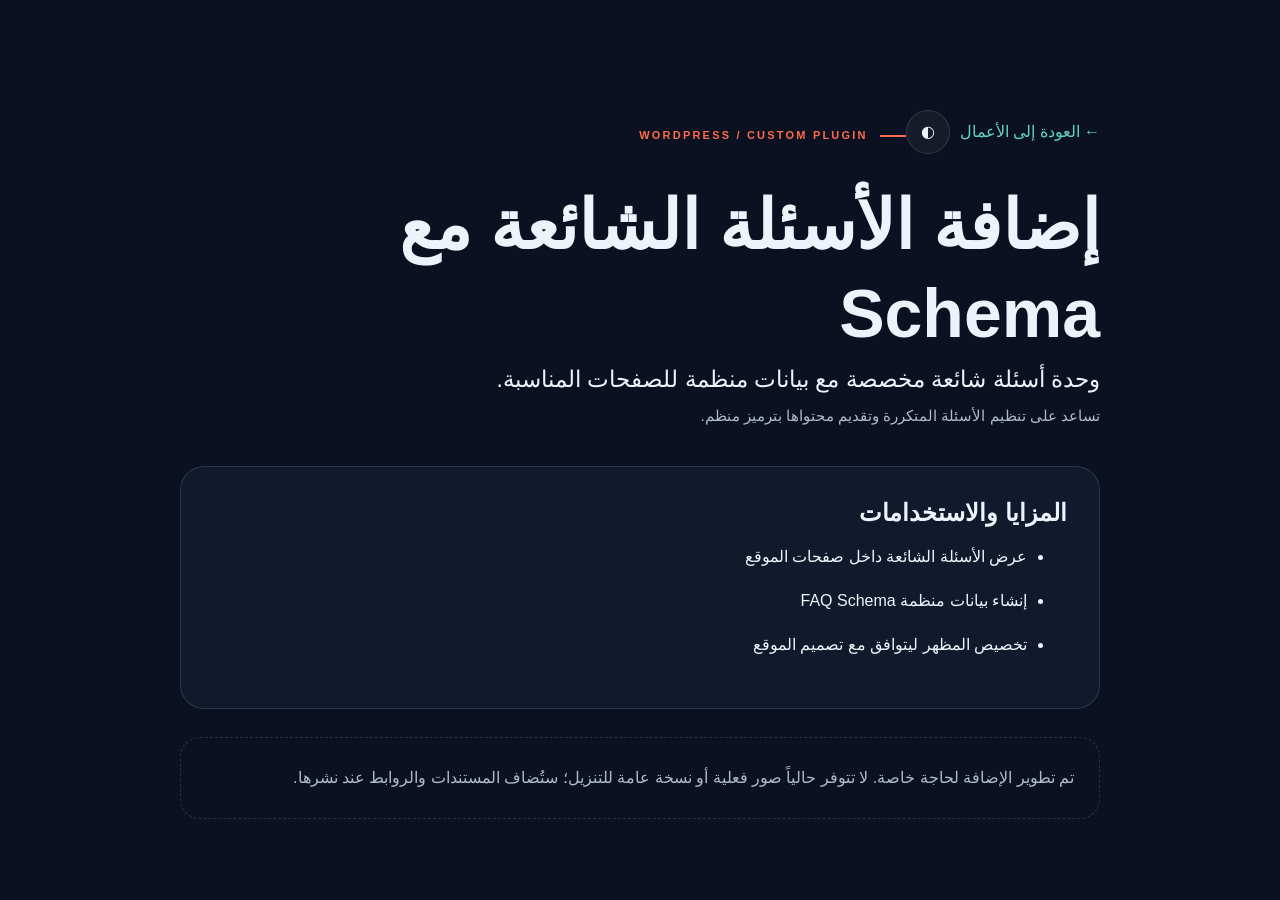
<file: ar/plugins/faq-schema/index.html>
<!doctype html><html lang="ar" dir="rtl" data-theme="dark"><head><meta charset="utf-8"><meta name="viewport" content="width=device-width,initial-scale=1"><title>إضافة الأسئلة الشائعة مع Schema | TMK</title><meta name="description" content="وحدة أسئلة شائعة مخصصة مع بيانات منظمة للصفحات المناسبة."/><meta name="author" content="طه محمودي خورسند"/><link rel="canonical" href="https://taha-mahmoodikhorsand.ir/ar/plugins/faq-schema/"/><link rel="alternate" hreflang="fa" href="https://taha-mahmoodikhorsand.ir/fa/plugins/faq-schema/"/><link rel="alternate" hreflang="en" href="https://taha-mahmoodikhorsand.ir/en/plugins/faq-schema/"/><link rel="alternate" hreflang="ar" href="https://taha-mahmoodikhorsand.ir/ar/plugins/faq-schema/"/><link rel="alternate" hreflang="x-default" href="https://taha-mahmoodikhorsand.ir/en/plugins/faq-schema/"/><meta name="robots" content="index,follow,max-image-preview:large,max-snippet:-1,max-video-preview:-1"/><meta name="googlebot" content="index,follow,max-image-preview:large,max-snippet:-1,max-video-preview:-1"/><meta name="referrer" content="strict-origin-when-cross-origin"/><meta name="application-name" content="TMK"/><meta name="apple-mobile-web-app-title" content="TMK"/><meta name="mobile-web-app-capable" content="yes"/><meta name="format-detection" content="telephone=no"/><meta property="og:type" content="website"/><meta property="og:site_name" content="TMK"/><meta property="og:title" content="إضافة الأسئلة الشائعة مع Schema | TMK"/><meta property="og:description" content="وحدة أسئلة شائعة مخصصة مع بيانات منظمة للصفحات المناسبة."/><meta property="og:url" content="https://taha-mahmoodikhorsand.ir/ar/plugins/faq-schema/"/><meta property="og:locale" content="ar_AR"/><meta property="og:locale:alternate" content="fa_IR"/><meta property="og:locale:alternate" content="en_US"/><meta property="og:image" content="https://taha-mahmoodikhorsand.ir/assets/social/og-image.png"/><meta property="og:image:secure_url" content="https://taha-mahmoodikhorsand.ir/assets/social/og-image.png"/><meta property="og:image:type" content="image/png"/><meta property="og:image:width" content="1200"/><meta property="og:image:height" content="630"/><meta property="og:image:alt" content="شعار TMK — طه محمودي خورسند"/><meta name="twitter:card" content="summary_large_image"/><meta name="twitter:title" content="إضافة الأسئلة الشائعة مع Schema | TMK"/><meta name="twitter:description" content="وحدة أسئلة شائعة مخصصة مع بيانات منظمة للصفحات المناسبة."/><meta name="twitter:image" content="https://taha-mahmoodikhorsand.ir/assets/social/og-image.png"/><meta name="twitter:image:alt" content="شعار TMK — طه محمودي خورسند"/><link rel="icon" type="image/x-icon" href="/favicon.ico"/><link rel="icon" type="image/png" sizes="32x32" href="/assets/social/favicon-32.png"/><link rel="icon" type="image/png" sizes="192x192" href="/assets/logos/icon-192.png"/><link rel="apple-touch-icon" sizes="180x180" href="/assets/social/apple-touch-icon.png"/><link rel="manifest" href="/manifest.webmanifest"/><link rel="me" href="https://t.me/tahakhorsand"/><link rel="me" href="https://www.instagram.com/taha_m_khorsand/"/><script type="application/ld+json">{"@context":"https://schema.org","@graph":[{"@type":"WebPage","@id":"https://taha-mahmoodikhorsand.ir/ar/plugins/faq-schema/#webpage","url":"https://taha-mahmoodikhorsand.ir/ar/plugins/faq-schema/","name":"إضافة الأسئلة الشائعة مع Schema | TMK","description":"وحدة أسئلة شائعة مخصصة مع بيانات منظمة للصفحات المناسبة.","inLanguage":"ar","isPartOf":{"@id":"https://taha-mahmoodikhorsand.ir/#website"},"about":{"@id":"https://taha-mahmoodikhorsand.ir/#brand"},"primaryImageOfPage":{"@type":"ImageObject","url":"https://taha-mahmoodikhorsand.ir/assets/social/og-image.png","width":1200,"height":630},"dateModified":"2026-11-14","breadcrumb":{"@id":"https://taha-mahmoodikhorsand.ir/ar/plugins/faq-schema/#breadcrumb"}},{"@type":"BreadcrumbList","@id":"https://taha-mahmoodikhorsand.ir/ar/plugins/faq-schema/#breadcrumb","itemListElement":[{"@type":"ListItem","position":1,"name":"الرئيسية","item":"https://taha-mahmoodikhorsand.ir/ar/"},{"@type":"ListItem","position":2,"name":"الإضافات","item":"https://taha-mahmoodikhorsand.ir/ar/#plugins"},{"@type":"ListItem","position":3,"name":"إضافة الأسئلة الشائعة مع Schema","item":"https://taha-mahmoodikhorsand.ir/ar/plugins/faq-schema/"}]}]}</script><link rel="stylesheet" href="../../../site.css"><style>.plugin-page{min-height:100vh;padding:110px 0 70px}.plugin-page .container{max-width:920px}.plugin-page-back{display:inline-flex;margin-bottom:40px;color:var(--cyan)}.plugin-page h1{font-size:clamp(36px,5.6vw,68px);line-height:1.3}.plugin-page .intro{font-size:clamp(16px,2vw,23px);line-height:1.9;color:var(--text)}.plugin-page .intro-secondary{font-size:15px;line-height:2;color:var(--muted)}.plugin-page-panel{background:var(--surface);border:1px solid var(--line);border-radius:24px;padding:32px;margin-top:35px}.plugin-page-panel li{margin:15px 0;line-height:1.8}.plugin-page-note{padding:25px;border:1px dashed var(--line);border-radius:20px;margin-top:28px;color:var(--muted);line-height:1.9}.plugin-page .theme-toggle{margin-inline-start:10px}@media(max-width:620px){.plugin-page-panel{padding:22px}}</style></head><body><main class="plugin-page"><div class="container"><a class="plugin-page-back" href="../../index.html#plugins">← العودة إلى الأعمال</a><button class="theme-toggle" aria-label="Switch theme" type="button"><span class="icon">◐</span></button><div class="eyebrow">WORDPRESS / CUSTOM PLUGIN</div><h1>إضافة الأسئلة الشائعة مع Schema</h1><p class="intro">وحدة أسئلة شائعة مخصصة مع بيانات منظمة للصفحات المناسبة.</p><p class="intro-secondary">تساعد على تنظيم الأسئلة المتكررة وتقديم محتواها بترميز منظم.</p><section class="plugin-page-panel"><h2>المزايا والاستخدامات</h2><ul><li>عرض الأسئلة الشائعة داخل صفحات الموقع</li><li>إنشاء بيانات منظمة FAQ Schema</li><li>تخصيص المظهر ليتوافق مع تصميم الموقع</li></ul></section><div class="plugin-page-note">تم تطوير الإضافة لحاجة خاصة. لا تتوفر حالياً صور فعلية أو نسخة عامة للتنزيل؛ ستُضاف المستندات والروابط عند نشرها.</div></div></main><script>try{const t=localStorage.getItem('tmk_theme');document.documentElement.dataset.theme=t==='light'?'light':'dark';}catch(e){}document.querySelector('.theme-toggle').addEventListener('click',()=>{const t=document.documentElement.dataset.theme==='light'?'dark':'light';document.documentElement.dataset.theme=t;try{localStorage.setItem('tmk_theme',t)}catch(e){}});</script></body></html>
</file>
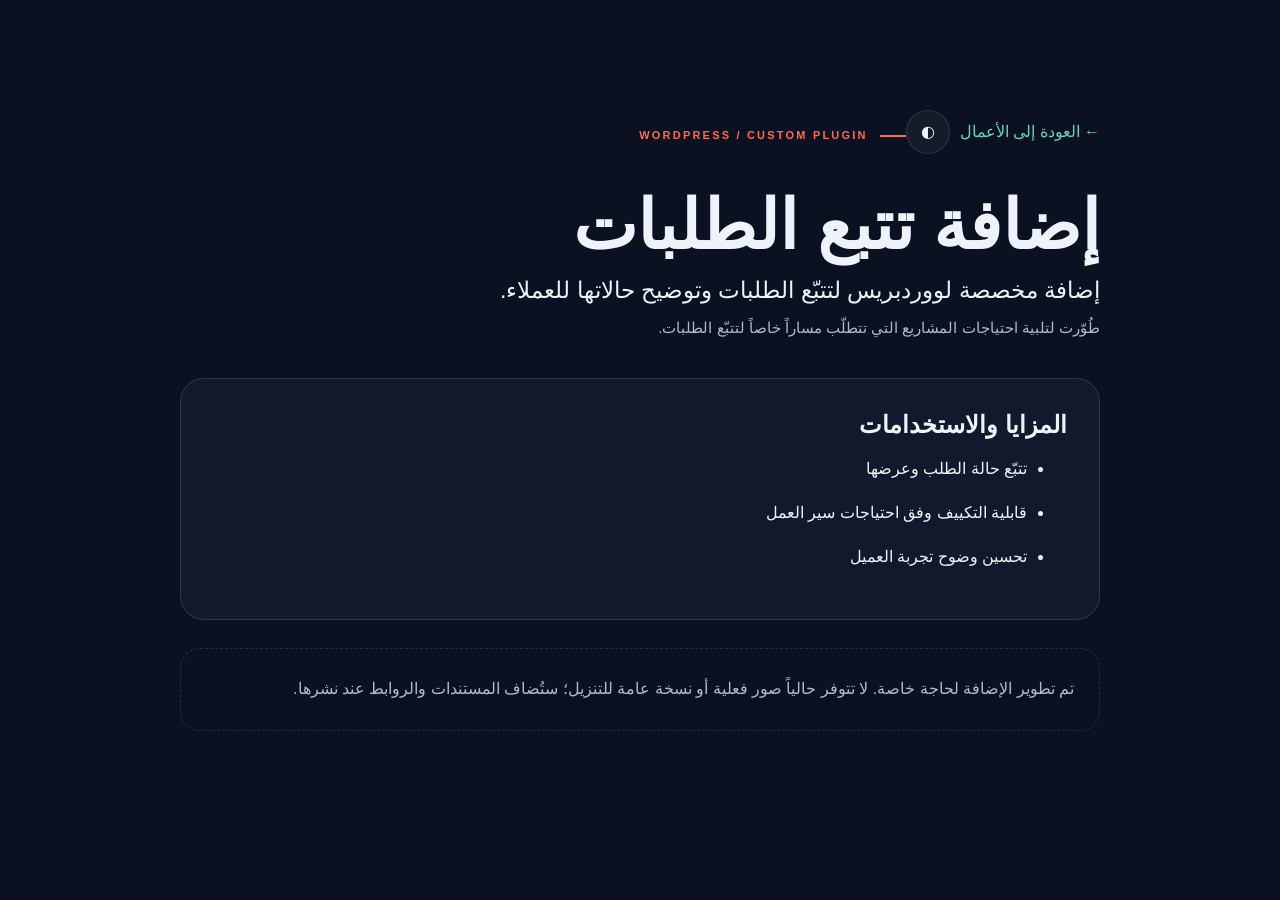
<file: ar/plugins/order-tracking/index.html>
<!doctype html><html lang="ar" dir="rtl" data-theme="dark"><head><meta charset="utf-8"><meta name="viewport" content="width=device-width,initial-scale=1"><title>إضافة تتبع الطلبات | TMK</title><meta name="description" content="إضافة مخصصة لووردبريس لتتبّع الطلبات وتوضيح حالاتها للعملاء."/><meta name="author" content="طه محمودي خورسند"/><link rel="canonical" href="https://taha-mahmoodikhorsand.ir/ar/plugins/order-tracking/"/><link rel="alternate" hreflang="fa" href="https://taha-mahmoodikhorsand.ir/fa/plugins/order-tracking/"/><link rel="alternate" hreflang="en" href="https://taha-mahmoodikhorsand.ir/en/plugins/order-tracking/"/><link rel="alternate" hreflang="ar" href="https://taha-mahmoodikhorsand.ir/ar/plugins/order-tracking/"/><link rel="alternate" hreflang="x-default" href="https://taha-mahmoodikhorsand.ir/en/plugins/order-tracking/"/><meta name="robots" content="index,follow,max-image-preview:large,max-snippet:-1,max-video-preview:-1"/><meta name="googlebot" content="index,follow,max-image-preview:large,max-snippet:-1,max-video-preview:-1"/><meta name="referrer" content="strict-origin-when-cross-origin"/><meta name="application-name" content="TMK"/><meta name="apple-mobile-web-app-title" content="TMK"/><meta name="mobile-web-app-capable" content="yes"/><meta name="format-detection" content="telephone=no"/><meta property="og:type" content="website"/><meta property="og:site_name" content="TMK"/><meta property="og:title" content="إضافة تتبع الطلبات | TMK"/><meta property="og:description" content="إضافة مخصصة لووردبريس لتتبّع الطلبات وتوضيح حالاتها للعملاء."/><meta property="og:url" content="https://taha-mahmoodikhorsand.ir/ar/plugins/order-tracking/"/><meta property="og:locale" content="ar_AR"/><meta property="og:locale:alternate" content="fa_IR"/><meta property="og:locale:alternate" content="en_US"/><meta property="og:image" content="https://taha-mahmoodikhorsand.ir/assets/social/og-image.png"/><meta property="og:image:secure_url" content="https://taha-mahmoodikhorsand.ir/assets/social/og-image.png"/><meta property="og:image:type" content="image/png"/><meta property="og:image:width" content="1200"/><meta property="og:image:height" content="630"/><meta property="og:image:alt" content="شعار TMK — طه محمودي خورسند"/><meta name="twitter:card" content="summary_large_image"/><meta name="twitter:title" content="إضافة تتبع الطلبات | TMK"/><meta name="twitter:description" content="إضافة مخصصة لووردبريس لتتبّع الطلبات وتوضيح حالاتها للعملاء."/><meta name="twitter:image" content="https://taha-mahmoodikhorsand.ir/assets/social/og-image.png"/><meta name="twitter:image:alt" content="شعار TMK — طه محمودي خورسند"/><link rel="icon" type="image/x-icon" href="/favicon.ico"/><link rel="icon" type="image/png" sizes="32x32" href="/assets/social/favicon-32.png"/><link rel="icon" type="image/png" sizes="192x192" href="/assets/logos/icon-192.png"/><link rel="apple-touch-icon" sizes="180x180" href="/assets/social/apple-touch-icon.png"/><link rel="manifest" href="/manifest.webmanifest"/><link rel="me" href="https://t.me/tahakhorsand"/><link rel="me" href="https://www.instagram.com/taha_m_khorsand/"/><script type="application/ld+json">{"@context":"https://schema.org","@graph":[{"@type":"WebPage","@id":"https://taha-mahmoodikhorsand.ir/ar/plugins/order-tracking/#webpage","url":"https://taha-mahmoodikhorsand.ir/ar/plugins/order-tracking/","name":"إضافة تتبع الطلبات | TMK","description":"إضافة مخصصة لووردبريس لتتبّع الطلبات وتوضيح حالاتها للعملاء.","inLanguage":"ar","isPartOf":{"@id":"https://taha-mahmoodikhorsand.ir/#website"},"about":{"@id":"https://taha-mahmoodikhorsand.ir/#brand"},"primaryImageOfPage":{"@type":"ImageObject","url":"https://taha-mahmoodikhorsand.ir/assets/social/og-image.png","width":1200,"height":630},"dateModified":"2026-11-14","breadcrumb":{"@id":"https://taha-mahmoodikhorsand.ir/ar/plugins/order-tracking/#breadcrumb"}},{"@type":"BreadcrumbList","@id":"https://taha-mahmoodikhorsand.ir/ar/plugins/order-tracking/#breadcrumb","itemListElement":[{"@type":"ListItem","position":1,"name":"الرئيسية","item":"https://taha-mahmoodikhorsand.ir/ar/"},{"@type":"ListItem","position":2,"name":"الإضافات","item":"https://taha-mahmoodikhorsand.ir/ar/#plugins"},{"@type":"ListItem","position":3,"name":"إضافة تتبع الطلبات","item":"https://taha-mahmoodikhorsand.ir/ar/plugins/order-tracking/"}]}]}</script><link rel="stylesheet" href="../../../site.css"><style>.plugin-page{min-height:100vh;padding:110px 0 70px}.plugin-page .container{max-width:920px}.plugin-page-back{display:inline-flex;margin-bottom:40px;color:var(--cyan)}.plugin-page h1{font-size:clamp(36px,5.6vw,68px);line-height:1.3}.plugin-page .intro{font-size:clamp(16px,2vw,23px);line-height:1.9;color:var(--text)}.plugin-page .intro-secondary{font-size:15px;line-height:2;color:var(--muted)}.plugin-page-panel{background:var(--surface);border:1px solid var(--line);border-radius:24px;padding:32px;margin-top:35px}.plugin-page-panel li{margin:15px 0;line-height:1.8}.plugin-page-note{padding:25px;border:1px dashed var(--line);border-radius:20px;margin-top:28px;color:var(--muted);line-height:1.9}.plugin-page .theme-toggle{margin-inline-start:10px}@media(max-width:620px){.plugin-page-panel{padding:22px}}</style></head><body><main class="plugin-page"><div class="container"><a class="plugin-page-back" href="../../index.html#plugins">← العودة إلى الأعمال</a><button class="theme-toggle" aria-label="Switch theme" type="button"><span class="icon">◐</span></button><div class="eyebrow">WORDPRESS / CUSTOM PLUGIN</div><h1>إضافة تتبع الطلبات</h1><p class="intro">إضافة مخصصة لووردبريس لتتبّع الطلبات وتوضيح حالاتها للعملاء.</p><p class="intro-secondary">طُوّرت لتلبية احتياجات المشاريع التي تتطلّب مساراً خاصاً لتتبّع الطلبات.</p><section class="plugin-page-panel"><h2>المزايا والاستخدامات</h2><ul><li>تتبّع حالة الطلب وعرضها</li><li>قابلية التكييف وفق احتياجات سير العمل</li><li>تحسين وضوح تجربة العميل</li></ul></section><div class="plugin-page-note">تم تطوير الإضافة لحاجة خاصة. لا تتوفر حالياً صور فعلية أو نسخة عامة للتنزيل؛ ستُضاف المستندات والروابط عند نشرها.</div></div></main><script>try{const t=localStorage.getItem('tmk_theme');document.documentElement.dataset.theme=t==='light'?'light':'dark';}catch(e){}document.querySelector('.theme-toggle').addEventListener('click',()=>{const t=document.documentElement.dataset.theme==='light'?'dark':'light';document.documentElement.dataset.theme=t;try{localStorage.setItem('tmk_theme',t)}catch(e){}});</script></body></html>
</file>
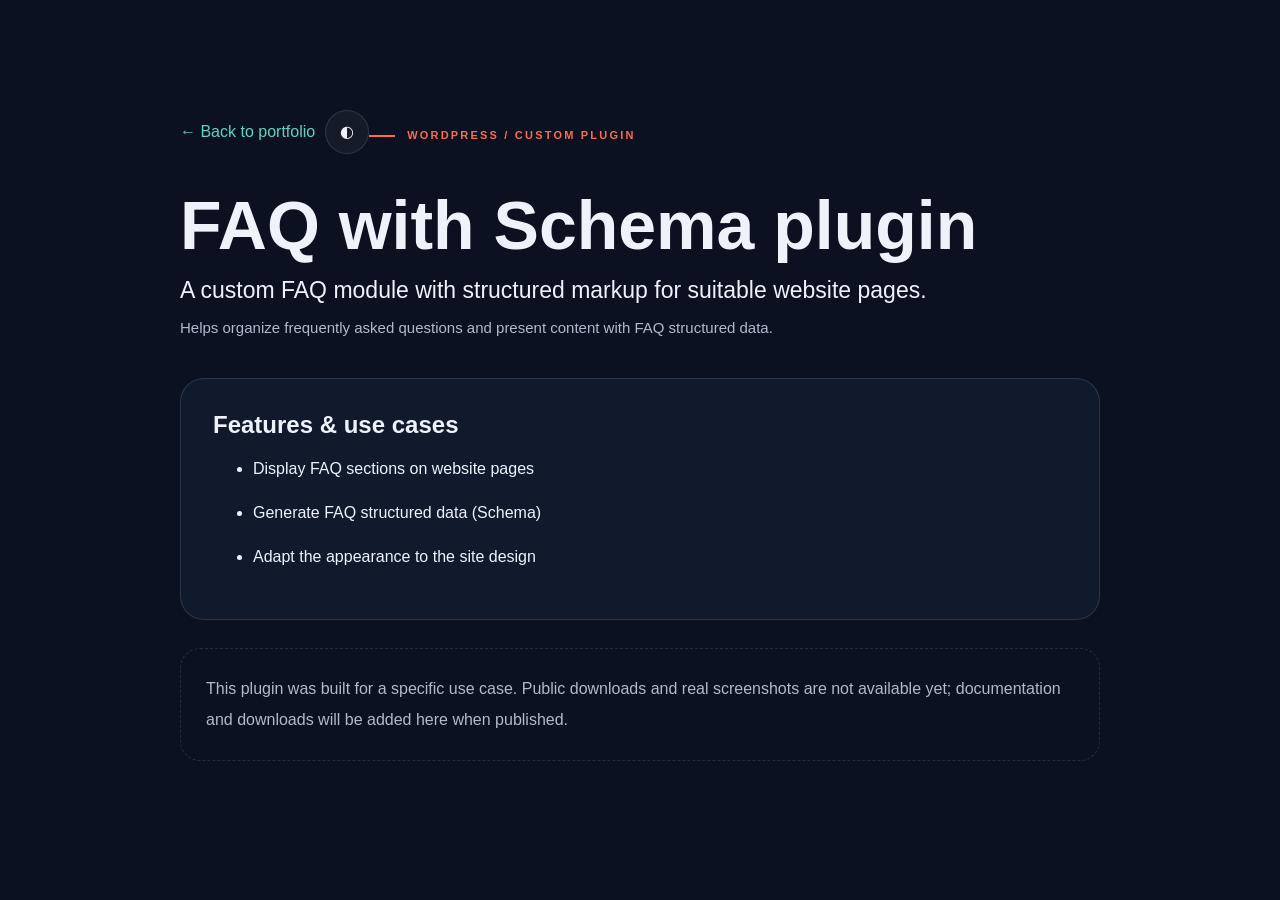
<file: en/plugins/faq-schema/index.html>
<!doctype html><html lang="en" dir="ltr" data-theme="dark"><head><meta charset="utf-8"><meta name="viewport" content="width=device-width,initial-scale=1"><title>FAQ with Schema plugin | TMK</title><meta name="description" content="A custom FAQ module with structured markup for suitable website pages."/><meta name="author" content="Taha Mahmoudi Khorsand"/><link rel="canonical" href="https://taha-mahmoodikhorsand.ir/en/plugins/faq-schema/"/><link rel="alternate" hreflang="fa" href="https://taha-mahmoodikhorsand.ir/fa/plugins/faq-schema/"/><link rel="alternate" hreflang="en" href="https://taha-mahmoodikhorsand.ir/en/plugins/faq-schema/"/><link rel="alternate" hreflang="ar" href="https://taha-mahmoodikhorsand.ir/ar/plugins/faq-schema/"/><link rel="alternate" hreflang="x-default" href="https://taha-mahmoodikhorsand.ir/en/plugins/faq-schema/"/><meta name="robots" content="index,follow,max-image-preview:large,max-snippet:-1,max-video-preview:-1"/><meta name="googlebot" content="index,follow,max-image-preview:large,max-snippet:-1,max-video-preview:-1"/><meta name="referrer" content="strict-origin-when-cross-origin"/><meta name="application-name" content="TMK"/><meta name="apple-mobile-web-app-title" content="TMK"/><meta name="mobile-web-app-capable" content="yes"/><meta name="format-detection" content="telephone=no"/><meta property="og:type" content="website"/><meta property="og:site_name" content="TMK"/><meta property="og:title" content="FAQ with Schema plugin | TMK"/><meta property="og:description" content="A custom FAQ module with structured markup for suitable website pages."/><meta property="og:url" content="https://taha-mahmoodikhorsand.ir/en/plugins/faq-schema/"/><meta property="og:locale" content="en_US"/><meta property="og:locale:alternate" content="fa_IR"/><meta property="og:locale:alternate" content="ar_AR"/><meta property="og:image" content="https://taha-mahmoodikhorsand.ir/assets/social/og-image.png"/><meta property="og:image:secure_url" content="https://taha-mahmoodikhorsand.ir/assets/social/og-image.png"/><meta property="og:image:type" content="image/png"/><meta property="og:image:width" content="1200"/><meta property="og:image:height" content="630"/><meta property="og:image:alt" content="TMK emblem — Taha Mahmoudi Khorsand"/><meta name="twitter:card" content="summary_large_image"/><meta name="twitter:title" content="FAQ with Schema plugin | TMK"/><meta name="twitter:description" content="A custom FAQ module with structured markup for suitable website pages."/><meta name="twitter:image" content="https://taha-mahmoodikhorsand.ir/assets/social/og-image.png"/><meta name="twitter:image:alt" content="TMK emblem — Taha Mahmoudi Khorsand"/><link rel="icon" type="image/x-icon" href="/favicon.ico"/><link rel="icon" type="image/png" sizes="32x32" href="/assets/social/favicon-32.png"/><link rel="icon" type="image/png" sizes="192x192" href="/assets/logos/icon-192.png"/><link rel="apple-touch-icon" sizes="180x180" href="/assets/social/apple-touch-icon.png"/><link rel="manifest" href="/manifest.webmanifest"/><link rel="me" href="https://t.me/tahakhorsand"/><link rel="me" href="https://www.instagram.com/taha_m_khorsand/"/><script type="application/ld+json">{"@context":"https://schema.org","@graph":[{"@type":"WebPage","@id":"https://taha-mahmoodikhorsand.ir/en/plugins/faq-schema/#webpage","url":"https://taha-mahmoodikhorsand.ir/en/plugins/faq-schema/","name":"FAQ with Schema plugin | TMK","description":"A custom FAQ module with structured markup for suitable website pages.","inLanguage":"en","isPartOf":{"@id":"https://taha-mahmoodikhorsand.ir/#website"},"about":{"@id":"https://taha-mahmoodikhorsand.ir/#brand"},"primaryImageOfPage":{"@type":"ImageObject","url":"https://taha-mahmoodikhorsand.ir/assets/social/og-image.png","width":1200,"height":630},"dateModified":"2026-11-14","breadcrumb":{"@id":"https://taha-mahmoodikhorsand.ir/en/plugins/faq-schema/#breadcrumb"}},{"@type":"BreadcrumbList","@id":"https://taha-mahmoodikhorsand.ir/en/plugins/faq-schema/#breadcrumb","itemListElement":[{"@type":"ListItem","position":1,"name":"Home","item":"https://taha-mahmoodikhorsand.ir/en/"},{"@type":"ListItem","position":2,"name":"Plugins","item":"https://taha-mahmoodikhorsand.ir/en/#plugins"},{"@type":"ListItem","position":3,"name":"FAQ with Schema plugin","item":"https://taha-mahmoodikhorsand.ir/en/plugins/faq-schema/"}]}]}</script><link rel="stylesheet" href="../../../site.css"><style>.plugin-page{min-height:100vh;padding:110px 0 70px}.plugin-page .container{max-width:920px}.plugin-page-back{display:inline-flex;margin-bottom:40px;color:var(--cyan)}.plugin-page h1{font-size:clamp(36px,5.6vw,68px);line-height:1.3}.plugin-page .intro{font-size:clamp(16px,2vw,23px);line-height:1.9;color:var(--text)}.plugin-page .intro-secondary{font-size:15px;line-height:2;color:var(--muted)}.plugin-page-panel{background:var(--surface);border:1px solid var(--line);border-radius:24px;padding:32px;margin-top:35px}.plugin-page-panel li{margin:15px 0;line-height:1.8}.plugin-page-note{padding:25px;border:1px dashed var(--line);border-radius:20px;margin-top:28px;color:var(--muted);line-height:1.9}.plugin-page .theme-toggle{margin-inline-start:10px}@media(max-width:620px){.plugin-page-panel{padding:22px}}</style></head><body><main class="plugin-page"><div class="container"><a class="plugin-page-back" href="../../index.html#plugins">← Back to portfolio</a><button class="theme-toggle" aria-label="Switch theme" type="button"><span class="icon">◐</span></button><div class="eyebrow">WORDPRESS / CUSTOM PLUGIN</div><h1>FAQ with Schema plugin</h1><p class="intro">A custom FAQ module with structured markup for suitable website pages.</p><p class="intro-secondary">Helps organize frequently asked questions and present content with FAQ structured data.</p><section class="plugin-page-panel"><h2>Features &amp; use cases</h2><ul><li>Display FAQ sections on website pages</li><li>Generate FAQ structured data (Schema)</li><li>Adapt the appearance to the site design</li></ul></section><div class="plugin-page-note">This plugin was built for a specific use case. Public downloads and real screenshots are not available yet; documentation and downloads will be added here when published.</div></div></main><script>try{const t=localStorage.getItem('tmk_theme');document.documentElement.dataset.theme=t==='light'?'light':'dark';}catch(e){}document.querySelector('.theme-toggle').addEventListener('click',()=>{const t=document.documentElement.dataset.theme==='light'?'dark':'light';document.documentElement.dataset.theme=t;try{localStorage.setItem('tmk_theme',t)}catch(e){}});</script></body></html>
</file>
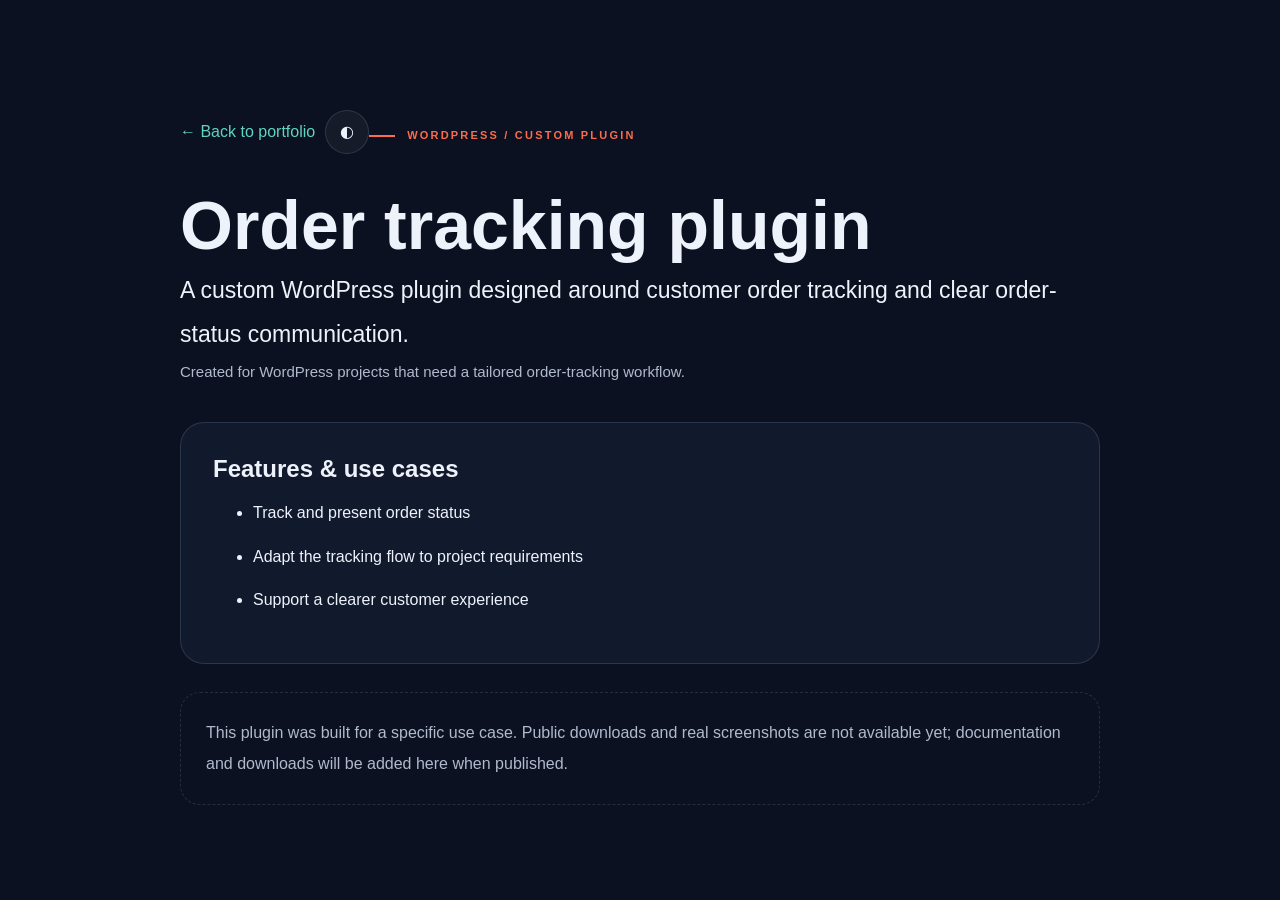
<file: en/plugins/order-tracking/index.html>
<!doctype html><html lang="en" dir="ltr" data-theme="dark"><head><meta charset="utf-8"><meta name="viewport" content="width=device-width,initial-scale=1"><title>Order tracking plugin | TMK</title><meta name="description" content="A custom WordPress plugin designed around customer order tracking and clear order-status communication."/><meta name="author" content="Taha Mahmoudi Khorsand"/><link rel="canonical" href="https://taha-mahmoodikhorsand.ir/en/plugins/order-tracking/"/><link rel="alternate" hreflang="fa" href="https://taha-mahmoodikhorsand.ir/fa/plugins/order-tracking/"/><link rel="alternate" hreflang="en" href="https://taha-mahmoodikhorsand.ir/en/plugins/order-tracking/"/><link rel="alternate" hreflang="ar" href="https://taha-mahmoodikhorsand.ir/ar/plugins/order-tracking/"/><link rel="alternate" hreflang="x-default" href="https://taha-mahmoodikhorsand.ir/en/plugins/order-tracking/"/><meta name="robots" content="index,follow,max-image-preview:large,max-snippet:-1,max-video-preview:-1"/><meta name="googlebot" content="index,follow,max-image-preview:large,max-snippet:-1,max-video-preview:-1"/><meta name="referrer" content="strict-origin-when-cross-origin"/><meta name="application-name" content="TMK"/><meta name="apple-mobile-web-app-title" content="TMK"/><meta name="mobile-web-app-capable" content="yes"/><meta name="format-detection" content="telephone=no"/><meta property="og:type" content="website"/><meta property="og:site_name" content="TMK"/><meta property="og:title" content="Order tracking plugin | TMK"/><meta property="og:description" content="A custom WordPress plugin designed around customer order tracking and clear order-status communication."/><meta property="og:url" content="https://taha-mahmoodikhorsand.ir/en/plugins/order-tracking/"/><meta property="og:locale" content="en_US"/><meta property="og:locale:alternate" content="fa_IR"/><meta property="og:locale:alternate" content="ar_AR"/><meta property="og:image" content="https://taha-mahmoodikhorsand.ir/assets/social/og-image.png"/><meta property="og:image:secure_url" content="https://taha-mahmoodikhorsand.ir/assets/social/og-image.png"/><meta property="og:image:type" content="image/png"/><meta property="og:image:width" content="1200"/><meta property="og:image:height" content="630"/><meta property="og:image:alt" content="TMK emblem — Taha Mahmoudi Khorsand"/><meta name="twitter:card" content="summary_large_image"/><meta name="twitter:title" content="Order tracking plugin | TMK"/><meta name="twitter:description" content="A custom WordPress plugin designed around customer order tracking and clear order-status communication."/><meta name="twitter:image" content="https://taha-mahmoodikhorsand.ir/assets/social/og-image.png"/><meta name="twitter:image:alt" content="TMK emblem — Taha Mahmoudi Khorsand"/><link rel="icon" type="image/x-icon" href="/favicon.ico"/><link rel="icon" type="image/png" sizes="32x32" href="/assets/social/favicon-32.png"/><link rel="icon" type="image/png" sizes="192x192" href="/assets/logos/icon-192.png"/><link rel="apple-touch-icon" sizes="180x180" href="/assets/social/apple-touch-icon.png"/><link rel="manifest" href="/manifest.webmanifest"/><link rel="me" href="https://t.me/tahakhorsand"/><link rel="me" href="https://www.instagram.com/taha_m_khorsand/"/><script type="application/ld+json">{"@context":"https://schema.org","@graph":[{"@type":"WebPage","@id":"https://taha-mahmoodikhorsand.ir/en/plugins/order-tracking/#webpage","url":"https://taha-mahmoodikhorsand.ir/en/plugins/order-tracking/","name":"Order tracking plugin | TMK","description":"A custom WordPress plugin designed around customer order tracking and clear order-status communication.","inLanguage":"en","isPartOf":{"@id":"https://taha-mahmoodikhorsand.ir/#website"},"about":{"@id":"https://taha-mahmoodikhorsand.ir/#brand"},"primaryImageOfPage":{"@type":"ImageObject","url":"https://taha-mahmoodikhorsand.ir/assets/social/og-image.png","width":1200,"height":630},"dateModified":"2026-11-14","breadcrumb":{"@id":"https://taha-mahmoodikhorsand.ir/en/plugins/order-tracking/#breadcrumb"}},{"@type":"BreadcrumbList","@id":"https://taha-mahmoodikhorsand.ir/en/plugins/order-tracking/#breadcrumb","itemListElement":[{"@type":"ListItem","position":1,"name":"Home","item":"https://taha-mahmoodikhorsand.ir/en/"},{"@type":"ListItem","position":2,"name":"Plugins","item":"https://taha-mahmoodikhorsand.ir/en/#plugins"},{"@type":"ListItem","position":3,"name":"Order tracking plugin","item":"https://taha-mahmoodikhorsand.ir/en/plugins/order-tracking/"}]}]}</script><link rel="stylesheet" href="../../../site.css"><style>.plugin-page{min-height:100vh;padding:110px 0 70px}.plugin-page .container{max-width:920px}.plugin-page-back{display:inline-flex;margin-bottom:40px;color:var(--cyan)}.plugin-page h1{font-size:clamp(36px,5.6vw,68px);line-height:1.3}.plugin-page .intro{font-size:clamp(16px,2vw,23px);line-height:1.9;color:var(--text)}.plugin-page .intro-secondary{font-size:15px;line-height:2;color:var(--muted)}.plugin-page-panel{background:var(--surface);border:1px solid var(--line);border-radius:24px;padding:32px;margin-top:35px}.plugin-page-panel li{margin:15px 0;line-height:1.8}.plugin-page-note{padding:25px;border:1px dashed var(--line);border-radius:20px;margin-top:28px;color:var(--muted);line-height:1.9}.plugin-page .theme-toggle{margin-inline-start:10px}@media(max-width:620px){.plugin-page-panel{padding:22px}}</style></head><body><main class="plugin-page"><div class="container"><a class="plugin-page-back" href="../../index.html#plugins">← Back to portfolio</a><button class="theme-toggle" aria-label="Switch theme" type="button"><span class="icon">◐</span></button><div class="eyebrow">WORDPRESS / CUSTOM PLUGIN</div><h1>Order tracking plugin</h1><p class="intro">A custom WordPress plugin designed around customer order tracking and clear order-status communication.</p><p class="intro-secondary">Created for WordPress projects that need a tailored order-tracking workflow.</p><section class="plugin-page-panel"><h2>Features &amp; use cases</h2><ul><li>Track and present order status</li><li>Adapt the tracking flow to project requirements</li><li>Support a clearer customer experience</li></ul></section><div class="plugin-page-note">This plugin was built for a specific use case. Public downloads and real screenshots are not available yet; documentation and downloads will be added here when published.</div></div></main><script>try{const t=localStorage.getItem('tmk_theme');document.documentElement.dataset.theme=t==='light'?'light':'dark';}catch(e){}document.querySelector('.theme-toggle').addEventListener('click',()=>{const t=document.documentElement.dataset.theme==='light'?'dark':'light';document.documentElement.dataset.theme=t;try{localStorage.setItem('tmk_theme',t)}catch(e){}});</script></body></html>
</file>
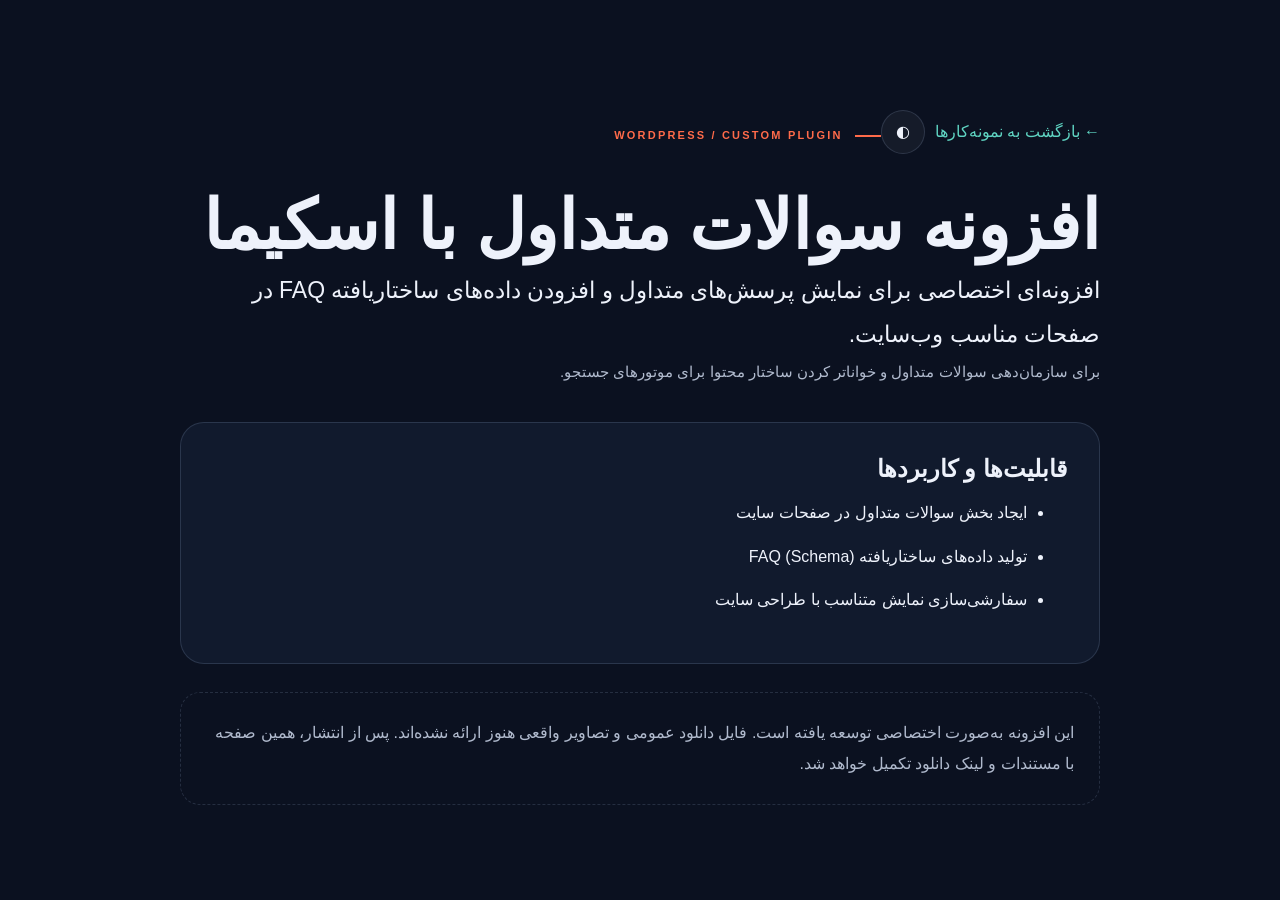
<file: fa/plugins/faq-schema/index.html>
<!doctype html><html lang="fa" dir="rtl" data-theme="dark"><head><meta charset="utf-8"><meta name="viewport" content="width=device-width,initial-scale=1"><title>افزونه سوالات متداول با اسکیما | TMK</title><meta name="description" content="افزونه‌ای اختصاصی برای نمایش پرسش‌های متداول و افزودن داده‌های ساختاریافته FAQ در صفحات مناسب وب‌سایت."/><meta name="author" content="طاها محمودی خرسند"/><link rel="canonical" href="https://taha-mahmoodikhorsand.ir/fa/plugins/faq-schema/"/><link rel="alternate" hreflang="fa" href="https://taha-mahmoodikhorsand.ir/fa/plugins/faq-schema/"/><link rel="alternate" hreflang="en" href="https://taha-mahmoodikhorsand.ir/en/plugins/faq-schema/"/><link rel="alternate" hreflang="ar" href="https://taha-mahmoodikhorsand.ir/ar/plugins/faq-schema/"/><link rel="alternate" hreflang="x-default" href="https://taha-mahmoodikhorsand.ir/en/plugins/faq-schema/"/><meta name="robots" content="index,follow,max-image-preview:large,max-snippet:-1,max-video-preview:-1"/><meta name="googlebot" content="index,follow,max-image-preview:large,max-snippet:-1,max-video-preview:-1"/><meta name="referrer" content="strict-origin-when-cross-origin"/><meta name="application-name" content="TMK"/><meta name="apple-mobile-web-app-title" content="TMK"/><meta name="mobile-web-app-capable" content="yes"/><meta name="format-detection" content="telephone=no"/><meta property="og:type" content="website"/><meta property="og:site_name" content="TMK"/><meta property="og:title" content="افزونه سوالات متداول با اسکیما | TMK"/><meta property="og:description" content="افزونه‌ای اختصاصی برای نمایش پرسش‌های متداول و افزودن داده‌های ساختاریافته FAQ در صفحات مناسب وب‌سایت."/><meta property="og:url" content="https://taha-mahmoodikhorsand.ir/fa/plugins/faq-schema/"/><meta property="og:locale" content="fa_IR"/><meta property="og:locale:alternate" content="en_US"/><meta property="og:locale:alternate" content="ar_AR"/><meta property="og:image" content="https://taha-mahmoodikhorsand.ir/assets/social/og-image.png"/><meta property="og:image:secure_url" content="https://taha-mahmoodikhorsand.ir/assets/social/og-image.png"/><meta property="og:image:type" content="image/png"/><meta property="og:image:width" content="1200"/><meta property="og:image:height" content="630"/><meta property="og:image:alt" content="نشان TMK؛ طاها محمودی خرسند"/><meta name="twitter:card" content="summary_large_image"/><meta name="twitter:title" content="افزونه سوالات متداول با اسکیما | TMK"/><meta name="twitter:description" content="افزونه‌ای اختصاصی برای نمایش پرسش‌های متداول و افزودن داده‌های ساختاریافته FAQ در صفحات مناسب وب‌سایت."/><meta name="twitter:image" content="https://taha-mahmoodikhorsand.ir/assets/social/og-image.png"/><meta name="twitter:image:alt" content="نشان TMK؛ طاها محمودی خرسند"/><link rel="icon" type="image/x-icon" href="/favicon.ico"/><link rel="icon" type="image/png" sizes="32x32" href="/assets/social/favicon-32.png"/><link rel="icon" type="image/png" sizes="192x192" href="/assets/logos/icon-192.png"/><link rel="apple-touch-icon" sizes="180x180" href="/assets/social/apple-touch-icon.png"/><link rel="manifest" href="/manifest.webmanifest"/><link rel="me" href="https://t.me/tahakhorsand"/><link rel="me" href="https://www.instagram.com/taha_m_khorsand/"/><script type="application/ld+json">{"@context":"https://schema.org","@graph":[{"@type":"WebPage","@id":"https://taha-mahmoodikhorsand.ir/fa/plugins/faq-schema/#webpage","url":"https://taha-mahmoodikhorsand.ir/fa/plugins/faq-schema/","name":"افزونه سوالات متداول با اسکیما | TMK","description":"افزونه‌ای اختصاصی برای نمایش پرسش‌های متداول و افزودن داده‌های ساختاریافته FAQ در صفحات مناسب وب‌سایت.","inLanguage":"fa","isPartOf":{"@id":"https://taha-mahmoodikhorsand.ir/#website"},"about":{"@id":"https://taha-mahmoodikhorsand.ir/#brand"},"primaryImageOfPage":{"@type":"ImageObject","url":"https://taha-mahmoodikhorsand.ir/assets/social/og-image.png","width":1200,"height":630},"dateModified":"2026-11-14","breadcrumb":{"@id":"https://taha-mahmoodikhorsand.ir/fa/plugins/faq-schema/#breadcrumb"}},{"@type":"BreadcrumbList","@id":"https://taha-mahmoodikhorsand.ir/fa/plugins/faq-schema/#breadcrumb","itemListElement":[{"@type":"ListItem","position":1,"name":"خانه","item":"https://taha-mahmoodikhorsand.ir/fa/"},{"@type":"ListItem","position":2,"name":"افزونه‌ها","item":"https://taha-mahmoodikhorsand.ir/fa/#plugins"},{"@type":"ListItem","position":3,"name":"افزونه سوالات متداول با اسکیما","item":"https://taha-mahmoodikhorsand.ir/fa/plugins/faq-schema/"}]}]}</script><link rel="stylesheet" href="../../../site.css"><style>.plugin-page{min-height:100vh;padding:110px 0 70px}.plugin-page .container{max-width:920px}.plugin-page-back{display:inline-flex;margin-bottom:40px;color:var(--cyan)}.plugin-page h1{font-size:clamp(36px,5.6vw,68px);line-height:1.3}.plugin-page .intro{font-size:clamp(16px,2vw,23px);line-height:1.9;color:var(--text)}.plugin-page .intro-secondary{font-size:15px;line-height:2;color:var(--muted)}.plugin-page-panel{background:var(--surface);border:1px solid var(--line);border-radius:24px;padding:32px;margin-top:35px}.plugin-page-panel li{margin:15px 0;line-height:1.8}.plugin-page-note{padding:25px;border:1px dashed var(--line);border-radius:20px;margin-top:28px;color:var(--muted);line-height:1.9}.plugin-page .theme-toggle{margin-inline-start:10px}@media(max-width:620px){.plugin-page-panel{padding:22px}}</style></head><body><main class="plugin-page"><div class="container"><a class="plugin-page-back" href="../../index.html#plugins">← بازگشت به نمونه‌کارها</a><button class="theme-toggle" aria-label="Switch theme" type="button"><span class="icon">◐</span></button><div class="eyebrow">WORDPRESS / CUSTOM PLUGIN</div><h1>افزونه سوالات متداول با اسکیما</h1><p class="intro">افزونه‌ای اختصاصی برای نمایش پرسش‌های متداول و افزودن داده‌های ساختاریافته FAQ در صفحات مناسب وب‌سایت.</p><p class="intro-secondary">برای سازمان‌دهی سوالات متداول و خواناتر کردن ساختار محتوا برای موتورهای جستجو.</p><section class="plugin-page-panel"><h2>قابلیت‌ها و کاربردها</h2><ul><li>ایجاد بخش سوالات متداول در صفحات سایت</li><li>تولید داده‌های ساختاریافته FAQ (Schema)</li><li>سفارشی‌سازی نمایش متناسب با طراحی سایت</li></ul></section><div class="plugin-page-note">این افزونه به‌صورت اختصاصی توسعه یافته است. فایل دانلود عمومی و تصاویر واقعی هنوز ارائه نشده‌اند. پس از انتشار، همین صفحه با مستندات و لینک دانلود تکمیل خواهد شد.</div></div></main><script>try{const t=localStorage.getItem('tmk_theme');document.documentElement.dataset.theme=t==='light'?'light':'dark';}catch(e){}document.querySelector('.theme-toggle').addEventListener('click',()=>{const t=document.documentElement.dataset.theme==='light'?'dark':'light';document.documentElement.dataset.theme=t;try{localStorage.setItem('tmk_theme',t)}catch(e){}});</script></body></html>
</file>
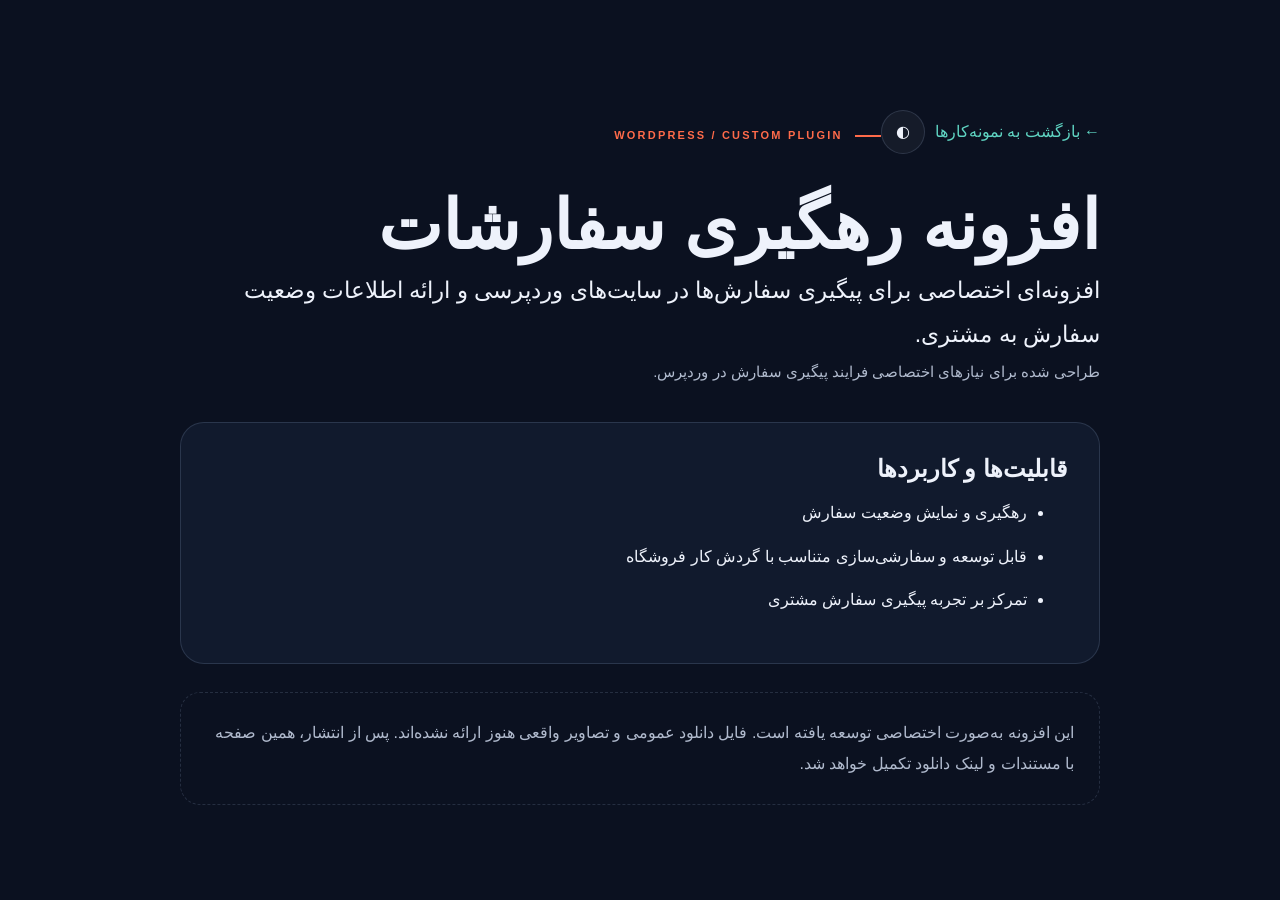
<file: fa/plugins/order-tracking/index.html>
<!doctype html><html lang="fa" dir="rtl" data-theme="dark"><head><meta charset="utf-8"><meta name="viewport" content="width=device-width,initial-scale=1"><title>افزونه رهگیری سفارشات | TMK</title><meta name="description" content="افزونه‌ای اختصاصی برای پیگیری سفارش‌ها در سایت‌های وردپرسی و ارائه اطلاعات وضعیت سفارش به مشتری."/><meta name="author" content="طاها محمودی خرسند"/><link rel="canonical" href="https://taha-mahmoodikhorsand.ir/fa/plugins/order-tracking/"/><link rel="alternate" hreflang="fa" href="https://taha-mahmoodikhorsand.ir/fa/plugins/order-tracking/"/><link rel="alternate" hreflang="en" href="https://taha-mahmoodikhorsand.ir/en/plugins/order-tracking/"/><link rel="alternate" hreflang="ar" href="https://taha-mahmoodikhorsand.ir/ar/plugins/order-tracking/"/><link rel="alternate" hreflang="x-default" href="https://taha-mahmoodikhorsand.ir/en/plugins/order-tracking/"/><meta name="robots" content="index,follow,max-image-preview:large,max-snippet:-1,max-video-preview:-1"/><meta name="googlebot" content="index,follow,max-image-preview:large,max-snippet:-1,max-video-preview:-1"/><meta name="referrer" content="strict-origin-when-cross-origin"/><meta name="application-name" content="TMK"/><meta name="apple-mobile-web-app-title" content="TMK"/><meta name="mobile-web-app-capable" content="yes"/><meta name="format-detection" content="telephone=no"/><meta property="og:type" content="website"/><meta property="og:site_name" content="TMK"/><meta property="og:title" content="افزونه رهگیری سفارشات | TMK"/><meta property="og:description" content="افزونه‌ای اختصاصی برای پیگیری سفارش‌ها در سایت‌های وردپرسی و ارائه اطلاعات وضعیت سفارش به مشتری."/><meta property="og:url" content="https://taha-mahmoodikhorsand.ir/fa/plugins/order-tracking/"/><meta property="og:locale" content="fa_IR"/><meta property="og:locale:alternate" content="en_US"/><meta property="og:locale:alternate" content="ar_AR"/><meta property="og:image" content="https://taha-mahmoodikhorsand.ir/assets/social/og-image.png"/><meta property="og:image:secure_url" content="https://taha-mahmoodikhorsand.ir/assets/social/og-image.png"/><meta property="og:image:type" content="image/png"/><meta property="og:image:width" content="1200"/><meta property="og:image:height" content="630"/><meta property="og:image:alt" content="نشان TMK؛ طاها محمودی خرسند"/><meta name="twitter:card" content="summary_large_image"/><meta name="twitter:title" content="افزونه رهگیری سفارشات | TMK"/><meta name="twitter:description" content="افزونه‌ای اختصاصی برای پیگیری سفارش‌ها در سایت‌های وردپرسی و ارائه اطلاعات وضعیت سفارش به مشتری."/><meta name="twitter:image" content="https://taha-mahmoodikhorsand.ir/assets/social/og-image.png"/><meta name="twitter:image:alt" content="نشان TMK؛ طاها محمودی خرسند"/><link rel="icon" type="image/x-icon" href="/favicon.ico"/><link rel="icon" type="image/png" sizes="32x32" href="/assets/social/favicon-32.png"/><link rel="icon" type="image/png" sizes="192x192" href="/assets/logos/icon-192.png"/><link rel="apple-touch-icon" sizes="180x180" href="/assets/social/apple-touch-icon.png"/><link rel="manifest" href="/manifest.webmanifest"/><link rel="me" href="https://t.me/tahakhorsand"/><link rel="me" href="https://www.instagram.com/taha_m_khorsand/"/><script type="application/ld+json">{"@context":"https://schema.org","@graph":[{"@type":"WebPage","@id":"https://taha-mahmoodikhorsand.ir/fa/plugins/order-tracking/#webpage","url":"https://taha-mahmoodikhorsand.ir/fa/plugins/order-tracking/","name":"افزونه رهگیری سفارشات | TMK","description":"افزونه‌ای اختصاصی برای پیگیری سفارش‌ها در سایت‌های وردپرسی و ارائه اطلاعات وضعیت سفارش به مشتری.","inLanguage":"fa","isPartOf":{"@id":"https://taha-mahmoodikhorsand.ir/#website"},"about":{"@id":"https://taha-mahmoodikhorsand.ir/#brand"},"primaryImageOfPage":{"@type":"ImageObject","url":"https://taha-mahmoodikhorsand.ir/assets/social/og-image.png","width":1200,"height":630},"dateModified":"2026-11-14","breadcrumb":{"@id":"https://taha-mahmoodikhorsand.ir/fa/plugins/order-tracking/#breadcrumb"}},{"@type":"BreadcrumbList","@id":"https://taha-mahmoodikhorsand.ir/fa/plugins/order-tracking/#breadcrumb","itemListElement":[{"@type":"ListItem","position":1,"name":"خانه","item":"https://taha-mahmoodikhorsand.ir/fa/"},{"@type":"ListItem","position":2,"name":"افزونه‌ها","item":"https://taha-mahmoodikhorsand.ir/fa/#plugins"},{"@type":"ListItem","position":3,"name":"افزونه رهگیری سفارشات","item":"https://taha-mahmoodikhorsand.ir/fa/plugins/order-tracking/"}]}]}</script><link rel="stylesheet" href="../../../site.css"><style>.plugin-page{min-height:100vh;padding:110px 0 70px}.plugin-page .container{max-width:920px}.plugin-page-back{display:inline-flex;margin-bottom:40px;color:var(--cyan)}.plugin-page h1{font-size:clamp(36px,5.6vw,68px);line-height:1.3}.plugin-page .intro{font-size:clamp(16px,2vw,23px);line-height:1.9;color:var(--text)}.plugin-page .intro-secondary{font-size:15px;line-height:2;color:var(--muted)}.plugin-page-panel{background:var(--surface);border:1px solid var(--line);border-radius:24px;padding:32px;margin-top:35px}.plugin-page-panel li{margin:15px 0;line-height:1.8}.plugin-page-note{padding:25px;border:1px dashed var(--line);border-radius:20px;margin-top:28px;color:var(--muted);line-height:1.9}.plugin-page .theme-toggle{margin-inline-start:10px}@media(max-width:620px){.plugin-page-panel{padding:22px}}</style></head><body><main class="plugin-page"><div class="container"><a class="plugin-page-back" href="../../index.html#plugins">← بازگشت به نمونه‌کارها</a><button class="theme-toggle" aria-label="Switch theme" type="button"><span class="icon">◐</span></button><div class="eyebrow">WORDPRESS / CUSTOM PLUGIN</div><h1>افزونه رهگیری سفارشات</h1><p class="intro">افزونه‌ای اختصاصی برای پیگیری سفارش‌ها در سایت‌های وردپرسی و ارائه اطلاعات وضعیت سفارش به مشتری.</p><p class="intro-secondary">طراحی شده برای نیازهای اختصاصی فرایند پیگیری سفارش در وردپرس.</p><section class="plugin-page-panel"><h2>قابلیت‌ها و کاربردها</h2><ul><li>رهگیری و نمایش وضعیت سفارش</li><li>قابل توسعه و سفارشی‌سازی متناسب با گردش کار فروشگاه</li><li>تمرکز بر تجربه پیگیری سفارش مشتری</li></ul></section><div class="plugin-page-note">این افزونه به‌صورت اختصاصی توسعه یافته است. فایل دانلود عمومی و تصاویر واقعی هنوز ارائه نشده‌اند. پس از انتشار، همین صفحه با مستندات و لینک دانلود تکمیل خواهد شد.</div></div></main><script>try{const t=localStorage.getItem('tmk_theme');document.documentElement.dataset.theme=t==='light'?'light':'dark';}catch(e){}document.querySelector('.theme-toggle').addEventListener('click',()=>{const t=document.documentElement.dataset.theme==='light'?'dark':'light';document.documentElement.dataset.theme=t;try{localStorage.setItem('tmk_theme',t)}catch(e){}});</script></body></html>
</file>
<file: site.css>
:root{--bg:#070911;--surface:#101321;--surface2:#15192a;--text:#f6f7fe;--muted:#a5abbd;--soft:#6c738b;--purple:#a0b5f0;--cyan:#70e5e5;--line:rgba(222,223,255,.11);--radius:22px;--container:1320px;--ease:cubic-bezier(.2,.8,.2,1)}
*,*::before,*::after{box-sizing:border-box}html{scroll-behavior:smooth;scroll-padding-top:100px}body{background:var(--bg);color:var(--text);font-family:'DM Sans',Arial,sans-serif;margin:0;overflow-x:hidden;-webkit-font-smoothing:antialiased}html[lang=fa] body,html[lang=ar] body{font-family:'Vazirmatn','Noto Sans Arabic',Tahoma,sans-serif}body::selection{background:#7f98df;color:#fff}a{color:inherit;text-decoration:none}button,input,textarea{font:inherit}button{cursor:pointer}button:focus-visible,a:focus-visible,input:focus-visible,textarea:focus-visible{outline:2px solid var(--cyan);outline-offset:4px}svg.icon{width:19px;height:19px;flex:none}p,h1,h2,h3,blockquote{margin:0}h1,h2,h3{font-weight:600}p{line-height:1.85}img{max-width:100%}.container{width:min(var(--container),calc(100% - 112px));margin-inline:auto}.site{overflow:hidden;isolation:isolate}.noise{position:fixed;z-index:70;inset:0;pointer-events:none;opacity:.045;background-image:url("data:image/svg+xml,%3Csvg viewBox='0 0 180 180' xmlns='http://www.w3.org/2000/svg'%3E%3Cfilter id='n'%3E%3CfeTurbulence type='fractalNoise' baseFrequency='.94' numOctaves='3' stitchTiles='stitch'/%3E%3C/filter%3E%3Crect width='100%25' height='100%25' filter='url(%23n)' opacity='.8'/%3E%3C/svg%3E")}.pointer-light{position:fixed;width:560px;height:560px;border-radius:50%;pointer-events:none;z-index:1;background:radial-gradient(circle,rgba(108,131,194,.075),transparent 65%);top:0;left:0;transform:translate3d(-1200px,-1200px,0);transition:opacity .4s;mix-blend-mode:screen}.section{padding-block:135px}.section-sm{padding-block:72px}.eyebrow{display:inline-flex;align-items:center;gap:12px;text-transform:uppercase;letter-spacing:.2em;color:var(--purple);font-family:'DM Sans','Vazirmatn',sans-serif;font-size:11px;font-weight:700;line-height:1.6}.eyebrow::before{content:'';height:1px;width:20px;background:currentColor}.section-top{margin-bottom:48px}.section-heading-row{display:flex;gap:70px;align-items:flex-end;justify-content:space-between}.section-heading{margin-top:23px;font-size:clamp(43px,6.4vw,90px);letter-spacing:-.065em;line-height:1.12;font-family:'Space Grotesk','Vazirmatn',sans-serif;font-weight:600}.section-heading em,.contact-heading em{font-style:normal;color:var(--purple)}html[dir=rtl] .section-heading,html[dir=rtl] .contact-heading{letter-spacing:-.035em}.section-description{font-size:15px;max-width:400px;color:var(--muted);line-height:2;flex-shrink:0}.site-header{position:fixed;top:0;inset-inline:0;z-index:90;background:linear-gradient(180deg,rgba(7,9,17,.93),rgba(7,9,17,.72));border-bottom:1px solid rgba(255,255,255,.07);backdrop-filter:blur(22px);-webkit-backdrop-filter:blur(22px);transition:background .3s}.site-header.scrolled{background:rgba(8,10,18,.94)}.nav-shell{height:90px;display:flex;align-items:center;justify-content:space-between;gap:25px}.brand{display:flex;gap:4px;align-items:center;white-space:nowrap}.brand-type{font-family:'Space Grotesk',sans-serif;font-size:31px;font-weight:700;letter-spacing:-.09em;line-height:1}.brand-dot,.footer-brand span{color:var(--purple);font-size:37px;font-weight:700}.brand-tag{font-family:'DM Sans',sans-serif;font-size:8px;letter-spacing:.13em;color:#85899d;line-height:1.48;margin-inline-start:14px;letter-spacing:.13em}.desktop-nav{display:flex;align-items:center;gap:28px}.nav-link{font-size:12px;color:#9b9fb0;transition:color .25s;white-space:nowrap}.nav-link:hover,.nav-link.nav-active{color:#f6f7fe}.nav-actions{display:flex;gap:16px;align-items:center}.nav-contact{display:inline-flex;align-items:center;gap:8px;border:1px solid var(--line);border-radius:100px;padding:12px 18px;font-size:12px;transition:background .2s,border-color .2s}.nav-contact svg{width:15px;height:15px}.nav-contact:hover{background:rgba(149,170,231,.14);border-color:rgba(149,170,231,.5)}.language-control{position:relative}.lang-trigger{display:flex;align-items:center;gap:9px;background:none;border:0;color:#dfe0ef;font-family:'DM Sans',sans-serif;font-size:12px;letter-spacing:.09em;padding:10px 5px}.lang-trigger .tiny-icon{width:12px;height:12px}.lang-trigger .icon:first-child{width:17px}.lang-menu{position:absolute;top:calc(100% + 16px);inset-inline-end:0;width:190px;border:1px solid #363951;background:#121625;box-shadow:0 20px 70px #000a;border-radius:16px;padding:8px;opacity:0;visibility:hidden;transform:translateY(-7px);transition:.2s var(--ease)}.language-control.is-open .lang-menu{opacity:1;visibility:visible;transform:none}.lang-option{width:100%;border:none;background:none;color:#c7cad8;padding:12px;display:flex;justify-content:space-between;gap:12px;border-radius:9px;align-items:center;font-size:13px}.lang-option span:last-child{font-family:'DM Sans',sans-serif;font-size:10px;color:#787e97}.lang-option:hover,.lang-option.is-current{background:rgba(149,172,238,.13);color:#fff}.menu-toggle{display:none;background:none;border:0;color:white}.mobile-nav{display:none}.hero{min-height:865px;height:min(1000px,100svh);padding-top:90px;padding-bottom:30px;position:relative;display:flex;flex-direction:column;justify-content:center;overflow:hidden;background:radial-gradient(ellipse at 55% 30%,rgba(65,58,125,.15),transparent 48%),#080a13}.hero::after{content:'';position:absolute;inset:0;background-image:linear-gradient(90deg,rgba(255,255,255,.025) 1px,transparent 1px),linear-gradient(0deg,rgba(255,255,255,.025) 1px,transparent 1px);background-size:102px 102px;mask-image:linear-gradient(0deg,transparent,black 20%,black 85%,transparent);pointer-events:none}.hero-ambient{position:absolute;pointer-events:none;filter:blur(20px);border-radius:50%;opacity:.6}.ambient-a{height:500px;width:500px;top:7%;inset-inline-end:-130px;background:radial-gradient(circle,rgba(96,83,231,.13),transparent 72%)}.ambient-b{height:370px;width:370px;bottom:-185px;inset-inline-start:25%;background:radial-gradient(circle,rgba(60,224,206,.1),transparent 70%)}.hero-grid{position:relative;z-index:2;display:grid;grid-template-columns:minmax(0,1.13fr) minmax(0,.87fr);align-items:center;gap:4%;flex:1;padding-block:42px}.hero-copy{position:relative;z-index:4}.hero-eyebrow{font-size:11px;letter-spacing:.17em;color:#c7c1f8;text-transform:uppercase;display:flex;gap:12px;align-items:center;margin-bottom:27px;font-family:'DM Sans','Vazirmatn',sans-serif}.status-ping{width:7px;height:7px;display:inline-block;border-radius:50%;background:#8cefc6;box-shadow:0 0 0 6px rgba(140,239,198,.08),0 0 20px #8cefc689}.hero-title{font-family:'Space Grotesk','Vazirmatn',sans-serif;font-size:clamp(46px,5.4vw,88px);line-height:1.1;letter-spacing:-.078em;font-weight:700;text-transform:uppercase;position:relative}.hero-line{display:block;white-space:nowrap;transform-origin:bottom;animation:enter-up .9s var(--ease) both}.hero-line:nth-child(2){animation-delay:.09s}.hero-line:nth-child(3){animation-delay:.17s}.hero-line:nth-child(4){animation-delay:.25s}.hero-line--outline{color:transparent;-webkit-text-stroke:1px #9a8cf5;text-shadow:0 0 30px rgba(131,154,221,.08)}.hero-line--accent{background:linear-gradient(105deg,#f8f9ff 10%,#b0c1f2 55%,#72e5e5 96%);color:transparent;-webkit-background-clip:text;background-clip:text}html[dir=rtl] .hero-title{letter-spacing:-.03em;font-size:clamp(41px,4.65vw,73px);line-height:1.3}html[lang=ar] .hero-title{font-size:clamp(44px,4.8vw,75px)}.hero-description{font-size:15px;color:#abb1c1;max-width:555px;line-height:2;margin-top:27px;animation:fade-in 1.2s .3s both}.hero-buttons{display:flex;align-items:center;gap:12px;margin-top:31px;flex-wrap:wrap;animation:fade-in 1.2s .45s both}.btn{min-height:50px;display:inline-flex;gap:22px;justify-content:center;align-items:center;border-radius:100px;padding:12px 22px;border:1px solid transparent;font-size:12px;font-weight:700;transition:transform .25s var(--ease),background .25s,border .25s}.btn svg{width:16px;height:16px}.btn:hover{transform:translateY(-3px)}.btn-primary{background:linear-gradient(125deg,#c2cff5,#99aee9);color:#141824;box-shadow:0 10px 34px rgba(135,159,231,.18)}.btn-primary:hover{background:#e1e7fa}.btn-secondary,.btn-outline{border-color:rgba(239,237,255,.2);background:rgba(255,255,255,.018);color:#eeeef7}.btn-secondary:hover,.btn-outline:hover{background:rgba(255,255,255,.08);border-color:rgba(239,237,255,.5)}.availability{margin-top:40px;color:#8b93aa;font-size:11px;display:flex;align-items:center;gap:11px}.availability-dot{width:7px;height:7px;border-radius:50%;background:#73dbab;box-shadow:0 0 18px #73dbab77}.hero-art{height:585px;width:min(100%,570px);position:relative;justify-self:center;display:grid;place-items:center;transform:translateY(6px);perspective:900px;transition:transform .35s var(--ease)}.hero-orbit{position:absolute;border-radius:50%;inset:4%;border:1px solid rgba(180,196,243,.17);transform:rotateX(62deg) rotateZ(-20deg);box-shadow:0 0 40px #6e8adb0a;animation:orbit-sway 15s linear infinite}.orbit-inner{inset:15%;border-color:rgba(149,221,241,.16);transform:rotateY(60deg) rotateX(35deg);animation-duration:19s;animation-direction:reverse}.orbit-dashed{inset:-3%;border-style:dashed;border-color:rgba(166,184,235,.12);transform:rotateY(65deg) rotateZ(28deg);animation-duration:27s}.hero-sphere{height:min(360px,66%);width:min(360px,66%);aspect-ratio:1;border-radius:50%;position:relative;display:grid;place-items:center;background:radial-gradient(circle at 33% 23%,#bfcdf433 0%,transparent 34%),radial-gradient(circle at 71% 77%,rgba(78,239,235,.18),transparent 38%),radial-gradient(circle at 45% 44%,#5d548d,#242342 45%,#14192b 76%);box-shadow:inset -32px -30px 60px #0006,inset 15px 17px 40px rgba(203,214,247,.18),0 0 0 1px rgba(209,219,248,.25),0 10px 120px rgba(107,136,215,.24),0 0 220px #5070c92b;animation:float 7s ease-in-out infinite;transform-style:preserve-3d}.hero-sphere::before{content:'';position:absolute;inset:8%;border-radius:50%;border:1px solid rgba(255,255,255,.12);transform:rotate(-40deg) scaleX(.92);box-shadow:0 0 26px #b1c2f210}.hero-sphere::after{content:'';position:absolute;inset:-22%;background:radial-gradient(circle,rgba(100,130,216,.15),transparent 67%);z-index:-1}.sphere-shine{position:absolute;inset:0;border-radius:50%;background:linear-gradient(142deg,transparent 32%,rgba(227,233,250,.11) 45%,transparent 55%);mix-blend-mode:screen}.sphere-logo{font-family:'Space Grotesk',sans-serif;font-size:clamp(65px,8.5vw,125px);font-weight:700;letter-spacing:-.12em;text-shadow:0 6px 28px #14171faa;direction:ltr;transform:translateX(-8px)}.sphere-logo span{color:var(--cyan)}.art-meta{position:absolute;font-family:'DM Sans',sans-serif;font-size:9px;line-height:1.9;letter-spacing:.17em;color:#777f9b;direction:ltr}.meta-top{top:14%;left:0}.meta-bottom{bottom:12%;right:0;text-align:right}.floating-cross{position:absolute;color:#9287d9;font-size:22px;opacity:.75}.cross-a{top:12%;right:19%}.cross-b{bottom:22%;left:8%;font-weight:200}.hero-bottom{position:relative;z-index:3;display:flex;align-items:center;justify-content:space-between;color:#7f8297;font-family:'DM Sans','Vazirmatn',sans-serif;font-size:9px;letter-spacing:.15em;gap:20px}.scroll-indicator{display:flex;align-items:center;gap:12px;text-transform:uppercase}.scroll-line{height:1px;width:46px;background:linear-gradient(90deg,var(--purple),transparent)}
.brands{border-bottom:1px solid var(--line);background:#0a0c15}.brands .eyebrow{font-size:10px}.brands-header{display:flex;justify-content:space-between;gap:25px;align-items:end;margin:13px 0 33px}.minor-heading{font-size:clamp(23px,3.3vw,40px);letter-spacing:-.03em}.brands-header p{color:#9299b0;font-size:13px;max-width:530px}.brand-track{display:grid;grid-template-columns:repeat(5,1fr);gap:12px}.brand-slot{min-height:105px;border:1px solid rgba(203,211,233,.1);border-radius:15px;background:linear-gradient(135deg,#111523,#0d1019);display:flex;gap:11px;align-items:center;justify-content:center;color:#777d91;font-family:'DM Sans','Vazirmatn',sans-serif;font-size:10px;letter-spacing:.04em}.placeholder-mark{font-size:22px;color:#a7a0d4;opacity:.65}.work-section{background:radial-gradient(ellipse at 0% 15%,rgba(93,117,188,.075),transparent 41%),#080a12}.project-filter{display:flex;align-items:center;gap:9px;flex-wrap:wrap;margin-bottom:28px}.filter-btn{border:1px solid #25293b;background:none;color:#a5aabd;padding:12px 17px;border-radius:50px;font-size:12px;display:inline-flex;gap:12px;align-items:center;transition:.2s}.filter-btn span{font-family:'DM Sans',sans-serif;color:#757d94;font-size:10px}.filter-btn:hover{border-color:#7a88af;color:#fff}.filter-btn.active{background:#ebf0fc;color:#181c27;border-color:#ebf0fc}.filter-btn.active span{color:#665b82}.projects-grid{display:grid;grid-template-columns:repeat(2,minmax(0,1fr));gap:42px 26px}.project-card{min-width:0}.project-card.is-hidden{display:none}.project-visual{display:block;position:relative;border-radius:16px;overflow:hidden;aspect-ratio:1.39;background:#141525;isolation:isolate;border:1px solid rgba(226,226,252,.08);transform:translateZ(0)}.project-visual::after{content:'';position:absolute;inset:0;background:linear-gradient(0deg,rgba(7,8,13,.18),transparent 35%);pointer-events:none;z-index:2}.project-view{position:absolute;z-index:5;inset-inline-end:22px;bottom:20px;display:flex;align-items:center;gap:8px;transform:translateY(12px);opacity:0;transition:.35s var(--ease);border-radius:40px;padding:11px 15px;background:#f4f3ff;color:#161a23;font-size:11px;font-weight:700}.project-view svg{width:14px;height:14px}.project-visual:hover .project-view,.project-visual:focus-visible .project-view{opacity:1;transform:translateY(0)}.project-visual .art{transition:transform .8s var(--ease)}.project-visual:hover .art{transform:scale(1.06)}.project-info{display:flex;justify-content:space-between;align-items:flex-end;gap:18px;padding:21px 3px 0}.project-number{font-family:'DM Sans','Vazirmatn',sans-serif;font-size:10px;letter-spacing:.08em;color:#8a91a5;display:flex;flex-wrap:wrap;gap:12px;align-items:center}.demo-indicator{color:#84799d;font-size:9px;border:1px solid #3e3557;padding:3px 7px;border-radius:40px}.project-info h3{font-family:'Space Grotesk','Vazirmatn',sans-serif;font-size:clamp(20px,2.3vw,28px);letter-spacing:-.04em;margin-top:7px;font-weight:600}.project-tags{display:flex;gap:6px;align-items:center;flex-wrap:wrap;justify-content:end}.project-tags span{color:#8d91a6;font-size:10px;white-space:nowrap}.project-tags span+span::before{content:'·';margin-inline-end:6px}.view-more-wrap{display:flex;justify-content:center;margin-top:54px}.btn-outline{font-size:13px;padding-inline:28px}
.art{position:absolute;inset:0;overflow:hidden;display:grid;place-items:center}.art-watermark{position:absolute;bottom:18px;inset-inline-start:22px;font-family:'DM Sans',sans-serif;font-size:9px;letter-spacing:.25em;color:#fff7;z-index:2;direction:ltr}.art--web{background:radial-gradient(circle at 80% 18%,#6c7ca9 0%,transparent 47%),linear-gradient(150deg,#282e41,#11172b 73%)}.art--commerce{background:radial-gradient(circle at 77% 20%,#e7ae7d55,transparent 50%),linear-gradient(130deg,#35292c,#0e1620)}.art--editorial{background:radial-gradient(circle at 85% 20%,#777ac166,transparent 45%),linear-gradient(130deg,#292642,#101627)}.orb-art{position:absolute;width:80%;aspect-ratio:1;border-radius:50%;background:radial-gradient(circle,#b7c6f322,transparent 65%);filter:blur(5px)}.browser-mock{position:absolute;width:78%;height:72%;border-radius:10px;border:1px solid #dee5fa46;overflow:hidden;top:13%;background:#f6f2ef;box-shadow:18px 26px 90px #05081288;transform:perspective(950px) rotateY(-8deg) rotateX(5deg) rotateZ(-4deg);direction:ltr}.art--commerce .browser-mock{background:#e9d7c7}.art--editorial .browser-mock{background:#dedfe8}.browser-top{height:27px;background:#191e2d;display:flex;align-items:center;gap:4px;padding:0 12px}.browser-top i{display:block;width:5px;height:5px;background:#b8aec2;border-radius:50%}.browser-top span{margin-left:15px;color:#8b8ea2;font-size:8px;letter-spacing:.1em}.browser-screen{height:calc(100% - 27px);position:relative;padding:17px 27px;color:#29202f;overflow:hidden}.mock-nav{font-size:8px;display:flex;justify-content:space-between;align-items:center;color:#4e4052;font-family:'DM Sans',sans-serif}.mock-nav b{font-size:14px;letter-spacing:-.07em}.mock-title{font-family:'Space Grotesk',sans-serif;font-size:clamp(29px,4vw,56px);font-weight:700;letter-spacing:-.075em;line-height:1.02;margin-top:40px;position:relative;z-index:2}.mock-small{font-family:'DM Sans',sans-serif;font-size:8px;letter-spacing:.08em;margin-top:18px}.mock-card{position:absolute;width:37%;height:73%;right:-1%;bottom:-20%;border-radius:100px 100px 0 0;background:linear-gradient(130deg,#9ca8cd,#514d89 70%);transform:rotate(-18deg);box-shadow:-15px 4px 45px #66749c55}.art--commerce .mock-card{background:linear-gradient(130deg,#f4d7ae,#bd8359 70%)}.art--editorial .mock-card{background:linear-gradient(130deg,#b7c2ed,#42528c 70%)}
.art--film{background:radial-gradient(circle at 50% 38%,#b2618580,transparent 50%),linear-gradient(130deg,#361a31,#12121f)}.art--motion{background:radial-gradient(circle at 50% 38%,#ec894e66,transparent 50%),linear-gradient(130deg,#492a39,#16131f)}.art--social{background:radial-gradient(circle at 50% 38%,#9385dc88,transparent 50%),linear-gradient(130deg,#241e52,#111422)}.stage-halo{position:absolute;width:65%;height:85%;border-radius:50%;background:#ce79af55;filter:blur(65px)}.poster-slab{height:93%;width:48%;position:absolute;top:10%;border-radius:14px 14px 0 0;border:1px solid #fffb;overflow:hidden;display:flex;flex-direction:column;justify-content:center;align-items:center;text-align:center;font-family:'Space Grotesk',sans-serif;direction:ltr}.slab-main{height:83%;width:40%;top:9%;left:30%;background:linear-gradient(152deg,rgba(255,246,222,.38),transparent 29%),radial-gradient(circle at 69% 30%,#dfa3a6,#8f487b 54%,#2b3043);transform:rotate(4deg);box-shadow:18px 35px 45px #0007}.art--motion .slab-main{background:linear-gradient(145deg,rgba(245,224,196,.55),transparent 32%),radial-gradient(circle at 60% 25%,#f1b183,#a25067 54%,#4a253f)}.art--social .slab-main{background:linear-gradient(145deg,rgba(232,235,255,.35),transparent 32%),radial-gradient(circle at 62% 25%,#9db7fd,#6c7eb0 54%,#2f294f)}.slab-left{width:30%;height:73%;left:17%;top:17%;background:linear-gradient(135deg,#b98589,#4f244c);transform:rotate(-14deg);box-shadow:10px 19px 55px #0005}.slab-left span{font-size:clamp(13px,1.8vw,29px);letter-spacing:-.06em;font-weight:700;color:#f3d9d4}.poster-grain{position:absolute;inset:0;background-image:linear-gradient(110deg,#fff2,transparent 42%),repeating-linear-gradient(100deg,transparent 0px,rgba(255,255,255,.02) 1px,transparent 2px,transparent 5px)}.poster-kicker,.poster-bottom{font-size:8px;letter-spacing:.16em;position:absolute;color:#f4e7e5}.poster-kicker{top:13%}.poster-bottom{bottom:12%}.slab-main strong{font-size:clamp(26px,3.1vw,52px);letter-spacing:-.09em;line-height:1.04;color:#fff0f1;text-shadow:1px 2px 20px #212843aa}.play-orb{position:absolute;z-index:4;width:54px;height:54px;display:grid;place-items:center;border-radius:50%;background:#ebeffc;color:#222038;font-size:15px;box-shadow:0 10px 30px #0006;bottom:16%;right:19%;padding-left:3px}
.art--seo{background:radial-gradient(circle at 45% 50%,#3f53b966,transparent 60%),#101b32}.art--analytics{background:radial-gradient(circle at 45% 50%,#318f8666,transparent 60%),#0d2231}.metric-glow{position:absolute;width:80%;height:80%;filter:blur(50px);background:#656de922}.analytics-panel{position:absolute;width:79%;height:73%;border:1px solid #9a9de34f;background:linear-gradient(150deg,#1a2645ee,#111929f8);border-radius:15px;box-shadow:25px 25px 55px #05091588;transform:perspective(900px) rotateY(6deg) rotateX(4deg) rotateZ(-2deg);padding:22px 25px;overflow:hidden;direction:ltr}.metric-header{display:flex;justify-content:space-between;gap:10px;font-family:'DM Sans',sans-serif;font-size:9px;letter-spacing:.1em;color:#8791bb}.metric-header span:last-child{color:#7aceb7}.metric-label{font-size:10px;letter-spacing:.16em;color:#a2add0;margin-top:30px;font-family:'DM Sans',sans-serif}.metric-number{font-family:'Space Grotesk',sans-serif;font-size:clamp(42px,6.1vw,90px);letter-spacing:-.085em;line-height:1.1;color:#e2e7ff}.metric-placeholder{color:#b1adf2}.chart-lines{position:absolute;bottom:18%;width:85%;height:47%;left:8%}.metric-bottom{position:absolute;bottom:18px;left:24px;right:24px;color:#8992b0;display:flex;justify-content:space-between;font-size:9px;letter-spacing:.12em}.art--analytics .chart-lines path:last-child{stroke:#7ddfce}
.art--ai,.art--nodes{background:radial-gradient(circle at 51% 52%,#40358b8c,transparent 59%),linear-gradient(130deg,#11172f,#141823)}.art--nodes{background:radial-gradient(circle at 51% 52%,#245b738c,transparent 59%),linear-gradient(130deg,#111e2d,#11152a)}.ai-halo{position:absolute;width:65%;aspect-ratio:1;border:1px solid #9186f23b;border-radius:50%;box-shadow:0 0 0 40px #9793fa08,0 0 0 80px #9793fa06;animation:rotate-soft 35s linear infinite}.ai-track{position:absolute;z-index:0;height:1px;width:55%;background:linear-gradient(90deg,transparent,#a899f7,transparent);top:50%;left:22%;transform-origin:center}.track-one{transform:rotate(-42deg)}.track-two{transform:rotate(41deg)}.track-three{transform:rotate(90deg);width:43%;left:28%}.ai-core{z-index:2;border:1px solid #b3c3ef;background:radial-gradient(circle at 30% 20%,#7168d4,#272b56);width:120px;height:120px;border-radius:30px;transform:rotate(-14deg);display:flex;gap:5px;align-items:center;justify-content:center;flex-direction:column;box-shadow:0 0 80px #8f80f655;color:#fff;font-family:'Space Grotesk',sans-serif;font-size:12px;text-align:center;letter-spacing:.2em;line-height:1.3}.ai-core>*{transform:rotate(14deg)}.ai-core svg{width:24px;height:24px;color:#b4f2e4}.ai-node{position:absolute;z-index:2;border:1px solid #8982c580;background:#1b2346;color:#cfd4fa;padding:13px 16px;border-radius:12px;min-width:120px;display:flex;justify-content:space-between;font-size:10px;font-family:'DM Sans',sans-serif;letter-spacing:.07em;box-shadow:0 15px 35px #07091677;direction:ltr}.ai-node span{color:#8c97bd}.node-a{left:12%;top:19%}.node-b{right:11%;top:24%}.node-c{right:17%;bottom:14%}.art--nodes .ai-core{background:radial-gradient(circle at 30% 20%,#358ca1,#1b476a)}
.expertise-section{background:linear-gradient(180deg,#0b0d17,#0c0e18);border-top:1px solid var(--line);border-bottom:1px solid var(--line)}.expertise-list{border-top:1px solid #323549}.expertise-item{border-bottom:1px solid #323549;padding:35px 16px;display:grid;grid-template-columns:60px 1fr 45px;align-items:start;gap:22px;transition:background .3s,padding .3s}.expertise-item:hover{background:linear-gradient(90deg,#7f96da14,transparent);padding-inline:27px}.exp-num{font-family:'Space Grotesk',sans-serif;color:#838fa8;font-size:13px;padding-top:11px}.exp-main{display:grid;grid-template-columns:minmax(0,1.05fr) minmax(0,.95fr);gap:10px 50px;align-items:start}.exp-en{grid-column:1/-1;font-size:10px;color:var(--purple);letter-spacing:.15em;font-family:'DM Sans',sans-serif}.exp-main h3{font-size:clamp(22px,3vw,38px);letter-spacing:-.045em;line-height:1.4}.exp-main p{font-size:13px;color:#9da4b6;line-height:2}.exp-tags{grid-column:1/-1;display:flex;gap:7px;flex-wrap:wrap}.exp-tags span{padding:6px 11px;border:1px solid #303448;border-radius:25px;color:#979eb2;font-size:10px}.exp-symbol{color:#8b96b4;padding-top:8px}.exp-symbol svg{width:23px;height:23px}
.about-section{position:relative;background:#090c15}.about-background{pointer-events:none;position:absolute;width:740px;height:740px;inset-inline-start:-320px;top:-50px;border-radius:50%;background:radial-gradient(circle,#3d4a7225,transparent 65%)}.about-grid{position:relative;display:grid;grid-template-columns:1fr 1fr;gap:10%;align-items:start}.about-left .section-heading{margin-top:35px}.about-signature{margin-top:95px;font-family:'Space Grotesk',sans-serif;direction:ltr;text-align:start;font-size:clamp(110px,15vw,210px);line-height:1;font-weight:700;letter-spacing:-.15em;color:transparent;-webkit-text-stroke:1px #555170;opacity:.52}.about-signature span{color:#6d7aa2;-webkit-text-stroke:0}.about-right{padding-top:48px}.about-right>p{font-size:16px;line-height:2.25;color:#aeb4c5;margin-bottom:25px}.about-right>p.about-lead{font-size:21px;line-height:2.05;color:#f1f0fb}.about-quote{margin-top:50px;border-inline-start:2px solid #8ca0d8;padding-inline-start:27px}.about-quote blockquote{font-size:clamp(19px,2.5vw,29px);line-height:1.65;letter-spacing:-.02em;margin-top:14px}.value-chips{display:flex;gap:8px;flex-wrap:wrap;margin-top:31px}.value-chips span{border-radius:30px;padding:9px 13px;color:#aeb4c6;border:1px solid #303349;font-size:11px}.process-section{padding-top:75px;background:#090c15}.process-grid{display:grid;grid-template-columns:repeat(4,1fr);gap:13px;margin-top:42px}.process-card{min-height:245px;background:linear-gradient(150deg,#15192a,#10131e);border:1px solid #25283a;border-radius:15px;padding:24px;display:flex;flex-direction:column;justify-content:space-between;transition:transform .3s,border-color .3s}.process-card:hover{transform:translateY(-5px);border-color:#7c89b0}.process-index{display:flex;justify-content:space-between;font-size:13px;color:#9fb0df;font-family:'Space Grotesk',sans-serif}.process-index span{font-size:19px}.process-card h3{font-size:24px;letter-spacing:-.02em;margin-bottom:9px}.process-card p{font-size:12px;color:#9da4b4;line-height:2}
.contact-section{position:relative;background:#0d0d1a;border-top:1px solid #31304d;overflow:hidden}.contact-aura{position:absolute;width:800px;height:750px;border-radius:50%;top:-290px;inset-inline-end:-270px;background:radial-gradient(circle,rgba(94,118,189,.2),rgba(49,71,153,.07) 42%,transparent 69%);pointer-events:none}.contact-header{position:relative;max-width:940px}.contact-heading{font-family:'Space Grotesk','Vazirmatn',sans-serif;font-size:clamp(45px,7.7vw,112px);letter-spacing:-.075em;line-height:1.08;margin-top:26px}html[dir=rtl] .contact-heading{letter-spacing:-.025em}.contact-header p{max-width:580px;color:#afb3c4;font-size:15px;margin-top:25px}.contact-layout{display:grid;grid-template-columns:1fr 1fr;gap:10%;margin-top:90px;align-items:start}.contact-subheading{font-family:'DM Sans',sans-serif;letter-spacing:.17em;font-size:11px;color:#a1b4e7;margin-bottom:29px}.contact-method{padding:21px 0;border-top:1px solid #33354a;display:flex;align-items:start;gap:20px}.contact-method svg{margin-top:3px;width:20px;height:20px;color:#9bafea}.contact-method>div{display:flex;flex-direction:column;gap:7px}.contact-method span{color:#8d94aa;font-size:12px}.contact-method strong{font-size:17px;font-weight:500}.contact-placeholder{color:#d5d8e1;opacity:.77}.contact-note{font-size:11px;color:#7f8298;display:block;margin-top:20px}.inquiry-form{padding:33px;background:linear-gradient(140deg,#19182a,#121625);border:1px solid #343247;border-radius:19px;box-shadow:0 30px 120px #0003}.inquiry-form h3{font-size:23px;margin-bottom:20px}.inquiry-form label{display:block;margin-bottom:15px}.inquiry-form label span{display:block;color:#a6aac3;font-size:11px;margin-bottom:9px}.form-row{display:grid;grid-template-columns:1fr 1fr;gap:13px}.inquiry-form input,.inquiry-form textarea{width:100%;border:1px solid #36354c;background:#101423;color:#f4f4ff;border-radius:10px;outline:0;padding:14px 15px;font-size:13px;resize:vertical;transition:border-color .2s}.inquiry-form input:focus,.inquiry-form textarea:focus{border-color:#9aaeeb}.inquiry-form input::placeholder,.inquiry-form textarea::placeholder{color:#737990}.form-submit{width:100%;margin-top:7px}.form-feedback{font-size:12px;color:#aee5d6;min-height:10px;margin-top:12px;line-height:1.8}.footer{background:#090a12;border-top:1px solid #27293a}.footer-inner{padding-block:36px;display:flex;justify-content:space-between;gap:24px;align-items:center}.footer-brand{font-size:35px;font-family:'Space Grotesk',sans-serif;font-weight:700;letter-spacing:-.1em;direction:ltr}.footer-description{color:#85899b;font-size:10px}.footer-end{color:#83899b;font-size:10px;display:flex;gap:25px;align-items:center}.footer-end a{color:#ccd3e7}.toaster{position:fixed;bottom:25px;left:50%;transform:translate(-50%,20px);opacity:0;z-index:100;background:#24243c;color:#eef2fc;border:1px solid #67608d;border-radius:14px;max-width:min(500px,90%);padding:15px 22px;box-shadow:0 20px 70px #0007;transition:.25s;pointer-events:none;font-size:13px}.toaster.visible{transform:translate(-50%,0);opacity:1}.project-dialog{width:min(650px,calc(100% - 32px));background:#151729;border:1px solid #45405d;padding:0;border-radius:22px;color:#fff;box-shadow:0 30px 100px #000a}.project-dialog::backdrop{background:#000b;backdrop-filter:blur(7px)}.dialog-close{position:absolute;top:14px;right:14px;z-index:5;border:1px solid #fff6;border-radius:50%;width:40px;height:40px;background:#1119;color:#fff;display:grid;place-items:center}.dialog-media{height:255px;position:relative;overflow:hidden}.dialog-copy{padding:26px}.dialog-copy h2{font-size:28px;margin:12px 0}.dialog-copy p{color:#aeb2c4;font-size:13px;line-height:2}.project-detail-hero{padding-top:170px}.project-back{display:inline-flex;color:#aaa9c3;font-size:13px;margin-bottom:47px}.project-detail-hero .eyebrow{display:flex}.detail-heading{font-family:'Space Grotesk',sans-serif;letter-spacing:-.06em;font-size:clamp(40px,8vw,110px);margin:20px 0 35px}.detail-art{position:relative;width:100%;aspect-ratio:2.3;border-radius:20px;overflow:hidden;border:1px solid #38394c}.detail-content{display:grid;grid-template-columns:1fr 1fr;gap:70px;margin-top:70px}.detail-content h2{font-size:34px;margin-bottom:19px}.detail-content p{font-size:16px;color:#aeb4c4;line-height:2}.detail-sidebar>div{display:grid;grid-template-columns:140px 1fr;gap:15px;padding:20px 0;border-top:1px solid #34364c}.detail-sidebar span{font-size:12px;color:#8c94a9}.detail-sidebar strong{font-size:13px;font-weight:500;line-height:1.8}
.reveal{opacity:1;transform:none}.js-motion .reveal{opacity:0;transform:translateY(32px);transition:opacity .8s var(--ease),transform .8s var(--ease)}.js-motion .reveal.in-view{opacity:1;transform:translateY(0)}@keyframes enter-up{from{opacity:0;transform:translateY(40px);filter:blur(6px)}to{opacity:1;transform:none;filter:blur(0)}}@keyframes fade-in{from{opacity:0;transform:translateY(10px)}to{opacity:1;transform:none}}@keyframes float{0%,100%{transform:translateY(-10px) rotate(-2deg)}50%{transform:translateY(13px) rotate(2deg)}}@keyframes orbit-sway{from{rotate:0deg}to{rotate:360deg}}@keyframes rotate-soft{to{transform:rotate(360deg)}}
@media(max-width:1150px){.container{width:min(var(--container),calc(100% - 72px))}.desktop-nav{gap:16px}.nav-shell{gap:17px}.brand-tag{display:none}.hero-title{font-size:clamp(43px,5.1vw,68px)}html[dir=rtl] .hero-title{font-size:clamp(39px,4.7vw,63px)}.hero-art{height:500px}.project-tags{display:none}.section-heading-row{gap:30px}.contact-layout{gap:6%}}
@media(max-width:900px){.container{width:calc(100% - 48px)}.nav-shell{height:74px}.desktop-nav,.nav-contact{display:none}.menu-toggle{display:grid;place-items:center}.menu-toggle svg{width:26px;height:26px}.mobile-nav{display:flex;position:absolute;top:74px;left:0;right:0;background:#0d0f1ceF;border-top:1px solid #303047;padding:18px 24px 23px;flex-direction:column;backdrop-filter:blur(18px)}.mobile-nav[hidden]{display:none}.mobile-nav a{display:flex;justify-content:space-between;gap:15px;padding:14px 4px;border-bottom:1px solid #252839;font-size:17px}.mobile-nav span{color:#716e98;font-size:12px}.hero{min-height:780px;height:auto;padding-top:94px}.hero-grid{grid-template-columns:1fr;min-height:660px}.hero-copy{max-width:660px}.hero-art{position:absolute;width:470px;height:470px;inset-inline-end:-115px;top:10px;opacity:.52;z-index:-1}.hero-title{font-size:clamp(52px,8.2vw,82px)}html[dir=rtl] .hero-title{font-size:clamp(42px,6.6vw,71px)}.hero-description{max-width:590px}.hero-bottom{padding-bottom:24px}.brands-header{align-items:start;flex-direction:column}.brand-track{grid-template-columns:repeat(3,1fr)}.brand-slot:nth-child(n+4){display:none}.section{padding-block:92px}.section-heading-row{flex-direction:column;align-items:start;gap:22px}.section-description{max-width:610px}.projects-grid{gap:30px 17px}.project-visual{aspect-ratio:1.07}.project-info{padding-top:16px}.project-info h3{font-size:22px}.browser-mock{width:85%;height:65%;top:17%}.mock-title{font-size:31px}.slab-main{width:48%;left:27%}.exp-main{gap:12px 15px}.about-grid{gap:40px}.about-right{padding-top:30px}.process-grid{grid-template-columns:repeat(2,1fr)}.contact-layout{grid-template-columns:1fr;gap:45px;margin-top:54px}.contact-method{max-width:680px}.contact-heading{font-size:clamp(55px,8vw,100px)}.footer-inner{flex-wrap:wrap}.footer-description{display:none}}
@media(max-width:620px){html{scroll-padding-top:76px}.container{width:calc(100% - 36px)}.site-header{background:#080a14ed}.hero{min-height:760px;padding-top:77px;padding-bottom:14px}.hero-grid{min-height:660px;padding-top:50px;align-items:center}.hero-art{width:355px;height:355px;top:55px;inset-inline-end:-145px;opacity:.37}.hero-title{font-size:clamp(40px,10vw,61px);line-height:1.2}.hero-line{white-space:normal}html[dir=rtl] .hero-title{font-size:clamp(36px,8.8vw,58px);line-height:1.45}.hero-eyebrow{font-size:10px;line-height:1.7;max-width:265px;margin-bottom:22px}.hero-description{font-size:13px;line-height:2.05;margin-top:23px;max-width:550px}.hero-buttons{margin-top:26px;gap:8px}.btn{min-height:47px;padding:11px 15px;font-size:11px;gap:9px}.availability{font-size:10px;margin-top:30px}.hero-bottom span:last-child{display:none}.hero-bottom{font-size:8px}.scroll-line{width:18px}.section,.section-sm{padding-block:74px}.eyebrow{font-size:10px}.section-top{margin-bottom:31px}.section-heading{font-size:clamp(43px,9vw,64px);letter-spacing:-.06em}.section-description{font-size:13px}.brands-header{margin-bottom:22px}.brand-track{grid-template-columns:repeat(2,1fr);gap:9px}.brand-slot:nth-child(n+3){display:none}.brand-slot{min-height:75px;font-size:9px}.project-filter{gap:6px;margin-bottom:19px}.filter-btn{padding:10px 11px;font-size:10px;gap:7px}.filter-btn span{font-size:9px}.projects-grid{grid-template-columns:1fr;gap:34px}.project-visual{aspect-ratio:1.3}.project-info h3{font-size:23px}.project-tags{display:flex}.view-more-wrap{margin-top:37px}.browser-mock{width:78%;height:72%;top:13%}.mock-title{font-size:41px}.slab-main{width:43%;left:29%}.expertise-item{grid-template-columns:33px 1fr 24px;gap:10px;padding:29px 3px}.expertise-item:hover{padding-inline:3px}.exp-main{display:block}.exp-en{font-size:9px;margin-bottom:8px}.exp-main h3{font-size:24px;margin-bottom:9px}.exp-main p{font-size:12px}.exp-tags{margin-top:13px}.exp-symbol svg{width:19px;height:19px}.about-grid{grid-template-columns:1fr;gap:5px}.about-signature{display:none}.about-right{padding-top:10px}.about-right>p.about-lead{font-size:17px}.about-right>p{font-size:14px}.about-quote{margin-top:28px}.process-section{padding-top:38px}.process-grid{grid-template-columns:repeat(2,minmax(0,1fr));gap:10px}.process-card{min-height:205px;padding:16px}.process-card h3{font-size:19px}.process-card p{font-size:11px}.contact-section{padding-block:88px}.contact-heading{font-size:clamp(42px,9vw,70px)}.contact-header p{font-size:13px}.contact-layout{margin-top:44px}.contact-subheading{font-size:9px}.inquiry-form{padding:22px 17px}.form-row{grid-template-columns:1fr;gap:0}.footer-inner{padding-block:25px}.footer-end{flex-direction:column;align-items:start;gap:9px}.detail-heading{font-size:42px;overflow-wrap:anywhere}.detail-art{aspect-ratio:1.4}.detail-content{grid-template-columns:1fr;gap:35px;margin-top:35px}.detail-sidebar>div{grid-template-columns:115px 1fr}.project-detail-hero{padding-top:140px}}
@media(max-width:390px){.container{width:calc(100% - 28px)}.hero-title{font-size:37px}html[dir=rtl] .hero-title{font-size:34px}.hero-art{inset-inline-end:-175px}.hero-buttons .btn{font-size:10px;padding:10px 12px}.project-visual{aspect-ratio:1.15}.process-grid{grid-template-columns:1fr}.process-card{min-height:165px}}
@media(prefers-reduced-motion:reduce){html{scroll-behavior:auto}.hero-line,.hero-description,.hero-buttons,.hero-sphere,.hero-orbit,.ai-halo{animation:none!important}.js-motion .reveal{opacity:1!important;transform:none!important;transition:none!important}.project-visual .art,.btn,.project-view{transition:none!important}.pointer-light{display:none}}

/* Portfolio v2: real projects, product showcase, better headings & motion */
:root{--ease-out:cubic-bezier(.16,1,.3,1)}
html[lang=fa] .section-heading,html[lang=ar] .section-heading{font-family:'Vazirmatn',Tahoma,sans-serif;font-weight:800}
.section-heading{font-size:clamp(31px,4.45vw,61px);line-height:1.32;letter-spacing:-.035em;max-width:100%;overflow-wrap:normal;text-wrap:balance}
.section-heading-row{align-items:center;gap:3%;}
.section-heading-row>.section-heading{flex:1 1 auto;min-width:0}
.section-heading-row>.section-description{flex:0 1 390px}
.contact-heading{font-size:clamp(40px,6.6vw,91px);line-height:1.28;letter-spacing:-.05em;text-wrap:balance}
html[dir=rtl] .contact-heading{font-size:clamp(33px,5.8vw,77px);font-weight:800}
.hero-line{max-width:100%}
.brands{background:linear-gradient(180deg,#0b0d19,#0e1220)}
.brands-header p{max-width:650px}
.brand-track{grid-template-columns:repeat(4,minmax(0,1fr));gap:12px}
.brand-slot{flex-direction:column;gap:10px;padding:18px 15px;min-height:148px;overflow:hidden;position:relative;transition:transform .45s var(--ease-out),background .3s,border-color .3s,box-shadow .45s}
.brand-slot:hover{transform:translateY(-5px);border-color:#9793cb88;background:#171b2e;box-shadow:0 22px 50px #0004}
.brand-image-stage{height:72px;width:100%;display:grid;place-items:center;overflow:hidden;border-radius:12px}
.brand-image-stage img{width:100%;max-height:67px;object-fit:contain;max-width:172px;filter:drop-shadow(0 6px 12px #0005)}
.brand-image-stage--light{background:#f8f8fa;width:92px;height:70px;padding:8px;margin:auto}
.brand-image-stage--light img{max-width:78px;max-height:54px}
.brand-caption{font-size:12px;font-weight:600;color:#d6d8eb;line-height:1.6;text-align:center;letter-spacing:0}
.brand-caption small{font-size:9px;display:block;color:#7e89ac;font-weight:400}
.brand-monogram{display:grid;place-items:center;border-radius:16px;width:66px;height:66px;background:linear-gradient(135deg,#373f56,#171b31);border:1px solid #7878ba55;color:#b7c6f3;font-size:30px;font-family:'Space Grotesk',sans-serif;font-weight:800}
.brand-slot--pending{border-style:dashed}
.project-card{transition:transform .5s var(--ease-out)}
.project-visual{aspect-ratio:1.55;box-shadow:0 22px 58px #0003;transition:border-color .4s,box-shadow .45s var(--ease-out)}
.project-visual:hover{border-color:#b8c8f472;box-shadow:0 27px 65px #0007,0 0 0 1px #b1c1f218}
.project-art-new{background:radial-gradient(ellipse at 80% 9%,#b0ccff27,transparent 44%),linear-gradient(135deg,var(--card-one),var(--card-two));direction:ltr;display:flex;align-items:center;justify-content:center}
.project-art-new:before{content:'';position:absolute;inset:0;background:linear-gradient(90deg,#fff0 0 49.7%,#ffffff10 50% 50.1%,#fff0 50.4% 100%),linear-gradient(#fff0 0 49.7%,#ffffff0c 50% 50.1%,#fff0 50.4% 100%);background-size:84px 84px;opacity:.42;mask-image:linear-gradient(to bottom,#000,transparent 87%)}
.project-graphic-ring{position:absolute;width:62%;aspect-ratio:1;border:1px solid #ffffff29;border-radius:50%;top:-46%;right:-17%;transition:transform 1.2s var(--ease-out),opacity .6s}
.project-graphic-ring.ring-two{width:48%;top:44%;left:-20%;right:auto;border-color:#ffffff19}
.project-visual:hover .project-graphic-ring{transform:translate(-13px,18px) scale(1.09)}
.project-logo-wrap{position:relative;display:grid;place-items:center;z-index:1;width:60%;height:62%;border:1px solid rgba(255,255,255,.11);border-radius:26px;background:linear-gradient(145deg,#ffffff0e,#ffffff03);box-shadow:0 35px 70px #0003,inset 0 1px #ffffff24;backdrop-filter:blur(8px);transform:translateY(5px) rotate(-3deg);transition:transform .7s var(--ease-out),box-shadow .5s}
.project-visual:hover .project-logo-wrap{transform:translateY(-5px) rotate(0deg) scale(1.035);box-shadow:0 38px 85px #0005,inset 0 1px #ffffff35}
.project-logo{width:70%;height:67%;object-fit:contain;max-width:240px;filter:drop-shadow(0 10px 18px #0004)}
.project-logo[src$="amandys-logo.webp"]{background:#ffffffed;max-width:130px;height:auto;border-radius:18px;padding:23px}
.project-logo[src$="logo_acepc_finaly01-1.png"]{width:47%;height:83%}
.project-logo[src$="Fomo-LOGO-png-copy.webp"]{max-width:240px}
.project-wordmark{font:700 clamp(28px,4.3vw,64px)/1.1 'Space Grotesk','DM Sans',sans-serif;letter-spacing:-.07em;color:#ecf4ff;text-shadow:0 12px 26px #0005;white-space:nowrap;max-width:100%;font-size:clamp(24px,3.5vw,54px)}
.project-art-overline{position:absolute;top:22px;left:26px;font:600 9px 'DM Sans',sans-serif;letter-spacing:.22em;color:#d7e4ff91}
.project-art-footer{position:absolute;bottom:22px;left:27px;right:27px;display:flex;justify-content:space-between;font:600 11px 'DM Sans',sans-serif;letter-spacing:.14em;color:#fff9}
.project-art-footer span{font-size:18px}
.project-info{align-items:start}.project-info>div:first-child{min-width:0;flex:1}
.project-info h3{font-size:clamp(20px,2.05vw,27px);line-height:1.45;letter-spacing:-.035em}
.project-excerpt{font-size:12px;color:#a6adbd;line-height:1.95;margin-top:11px;max-width:570px;display:-webkit-box;-webkit-box-orient:vertical;-webkit-line-clamp:3;overflow:hidden}
.project-tags{padding-top:3px;gap:6px;max-width:120px;flex-direction:column;align-items:flex-end}
.project-tags span+span::before{display:none}
.project-tags span{font-size:9px;border:1px solid #35374b;border-radius:30px;padding:5px 8px;color:#a8acc2}
.project-view{opacity:1;transform:translateY(0);background:#ffffffec}
.plugins-section{background:radial-gradient(circle at 91% 29%,#525e8325,transparent 33%),linear-gradient(180deg,#0b0e1a,#0e1121);border-top:1px solid #33334763;border-bottom:1px solid #33334763;position:relative;isolation:isolate;overflow:hidden}
.plugin-orb{pointer-events:none;position:absolute;width:620px;aspect-ratio:1;border:1px solid #a2b7f012;border-radius:50%;left:-370px;top:30px;box-shadow:0 0 0 100px #96acea07,0 0 0 200px #96acea04}
.plugins-grid{display:grid;grid-template-columns:repeat(4,minmax(0,1fr));gap:15px}
.plugin-card{position:relative;min-width:0;min-height:355px;display:flex;flex-direction:column;padding:26px 23px;background:linear-gradient(150deg,#1c2031,#111624);border:1px solid #ffffff1b;border-radius:20px;overflow:hidden;transition:transform .5s var(--ease-out),box-shadow .5s,border-color .4s}
.plugin-card::before{content:'';position:absolute;inset:0;background:radial-gradient(circle at 90% 0%,rgba(176,193,242,.11),transparent 45%);opacity:0;transition:opacity .5s}
.plugin-card:hover{transform:translateY(-9px);border-color:#99aada80;box-shadow:0 30px 75px #0008}
.plugin-card:hover::before{opacity:1}
.plugin-card-head{display:flex;align-items:center;justify-content:space-between;gap:8px;position:relative;z-index:1}
.plugin-index{font:700 10px 'DM Sans',sans-serif;letter-spacing:.14em;color:#9298b0}
.plugin-status{border-radius:50px;padding:6px 10px;background:#b2c0e720;color:#c4d0f5;font-size:9px;white-space:nowrap}
.plugin-symbol{height:96px;display:flex;align-items:center;font:600 54px 'Space Grotesk',sans-serif;color:#adbff2;text-shadow:0 0 30px #adbff246;direction:ltr;transition:transform .6s var(--ease-out)}
.plugin-card:hover .plugin-symbol{transform:translateY(-5px) rotate(-7deg)}
.plugin-card h3{font-size:19px;line-height:1.6;font-weight:700;position:relative;z-index:1;min-height:48px}
.plugin-card p{font-size:11.5px;line-height:1.95;color:#a4acc2;margin:10px 0 20px;position:relative;z-index:1}
.plugin-tech{font-size:10px;direction:ltr;text-align:start;color:#99a3c1;margin-top:auto;padding-top:16px;border-top:1px solid #ffffff15;line-height:1.8}
.plugin-link{display:flex;align-items:center;justify-content:space-between;gap:10px;margin-top:18px;color:#e1e7fa;font-size:11px;position:relative;z-index:1}
.plugin-link span{font-size:20px;transition:transform .25s}.plugin-link:hover span{transform:translate(3px,-3px)}
.plugin-card--soon{border-style:dashed;opacity:.8;background:linear-gradient(145deg,#111728,#10131e)}
.plugin-card--soon .plugin-status{color:#8998b9;background:#3f496b20}
.plugin-placeholder-mark{font:200 60px 'DM Sans',sans-serif;color:#6d7191;height:96px;display:flex;align-items:center}
.plugin-ghost-line{margin-top:auto;width:66%;height:1px;background:linear-gradient(90deg,#9dacd655,transparent)}
.plugins-footnote{margin-top:20px;font-size:11px;color:#778098}
.expertise-item{transition:padding .3s,background .3s,border-color .3s}
.exp-main h3{font-weight:700}
.exp-tags{flex-wrap:wrap}
.tech-stack{display:flex;justify-content:space-between;gap:22px;align-items:center;margin-top:44px;padding:27px 32px;border:1px solid #383a52;border-radius:18px;background:#101522}
.tech-stack>span{font-size:13px;font-weight:700;color:#d2d8ec;max-width:240px}
.tech-stack>div{display:flex;flex-wrap:wrap;align-items:center;justify-content:flex-end;gap:8px}
.tech-stack b{direction:ltr;background:#22263a;border-radius:9px;color:#d5d5eb;padding:7px 11px;font:600 11px 'DM Sans',sans-serif;border:1px solid #7777a32b}
.career-timeline{margin-top:37px;padding-top:25px;border-top:1px solid #34364b}
.career-timeline h3{font-size:16px;margin-bottom:18px;font-weight:700}
.career-item{display:grid;grid-template-columns:115px minmax(0,1fr);gap:18px;padding:15px 0;border-top:1px solid #ffffff11;align-items:start}
.career-item>span{font-size:10px;color:#b1bddd;white-space:nowrap}
.career-item strong{display:block;font-size:13px;font-weight:600}
.career-item p{font-size:11px;color:#9ea5bd;line-height:1.8;margin-top:5px}
.contact-value{font-size:14px;font-weight:600;direction:ltr;unicode-bidi:isolate;display:inline-block;word-break:break-word;color:#e1e7fa;transition:color .25s}
.contact-value:hover{color:#9cebe6}
.inquiry-form{position:relative}.inquiry-form:focus-within{border-color:#899dd36d}
.inquiry-form .form-submit:disabled{opacity:.6;cursor:wait;transform:none}
.form-privacy{font-size:10px;line-height:1.8;color:#838ba9;margin-top:14px}
.form-feedback[data-state="error"]{color:#ffc0c0}
.form-feedback[data-state="success"]{color:#aee5d6}
.honeypot{position:absolute!important;left:-9999px!important;width:1px!important;height:1px!important;opacity:0!important;pointer-events:none}
.js-motion .reveal{transform:translate3d(0,42px,0) scale(.985);filter:blur(5px);transition:opacity 1s var(--ease-out),transform 1s var(--ease-out),filter 1s var(--ease-out);transition-delay:var(--reveal-delay,0ms)}
.js-motion .reveal.in-view{transform:translate3d(0,0,0) scale(1);filter:blur(0)}
.brand-slot.reveal,.plugin-card.reveal{transition:opacity .75s var(--ease-out),transform .75s var(--ease-out),filter .75s var(--ease-out),box-shadow .5s,border-color .4s}
.project-dialog .dialog-media .project-art-new{width:100%;height:100%;position:absolute;transform:none!important}
.project-dialog .dialog-media .project-logo-wrap{max-height:180px}
.project-dialog .dialog-description{font-size:14px;line-height:2.1;color:#aeb9cb}
@media(max-width:1150px){.plugins-grid{grid-template-columns:repeat(2,minmax(0,1fr))}.brand-track{grid-template-columns:repeat(3,minmax(0,1fr))}.tech-stack{flex-direction:column;align-items:stretch}.tech-stack>div{justify-content:flex-start}}
@media(max-width:1070px){.desktop-nav,.nav-contact{display:none}.menu-toggle{display:grid;place-items:center}.menu-toggle svg{width:26px;height:26px}.mobile-nav{display:flex;position:absolute;top:90px;left:0;right:0;background:#0d0f1cef;border-top:1px solid #303047;padding:18px 24px 23px;flex-direction:column;backdrop-filter:blur(18px)}.mobile-nav[hidden]{display:none}.mobile-nav a{display:flex;justify-content:space-between;gap:15px;padding:14px 4px;border-bottom:1px solid #252839;font-size:16px}.mobile-nav span{color:#716e98;font-size:12px}}
@media(max-width:900px){.section-heading-row{align-items:start}.section-heading-row>.section-description{flex:initial}.mobile-nav{top:74px}.brand-track{grid-template-columns:repeat(3,minmax(0,1fr))}.brand-slot{display:flex!important}.project-visual{aspect-ratio:1.45}.project-logo-wrap{width:65%}}
@media(max-width:620px){.section-heading{font-size:clamp(28px,8vw,43px)!important;line-height:1.42!important;letter-spacing:-.04em!important}.contact-heading,html[dir=rtl] .contact-heading{font-size:clamp(29px,8.3vw,46px)!important;line-height:1.45!important}.brand-track{grid-template-columns:repeat(2,minmax(0,1fr))}.brand-slot{display:flex!important;min-height:132px;padding:14px 8px}.brand-image-stage{height:62px}.brand-image-stage img{max-height:58px}.brands-header p{font-size:12px}.project-art-new .project-logo-wrap{width:65%;height:56%;border-radius:17px}.project-logo{max-height:90px}.project-wordmark{font-size:clamp(22px,8vw,36px)}.project-art-overline{top:17px;left:17px;font-size:8px}.project-art-footer{bottom:13px;left:17px;right:17px;font-size:8px}.project-info{flex-direction:column;gap:9px}.project-info h3{font-size:20px}.project-excerpt{font-size:12px}.project-tags{max-width:none;flex-direction:row;align-items:center;padding:0}.plugins-grid{grid-template-columns:1fr}.plugin-card{min-height:300px}.plugin-card h3{min-height:0}.plugin-symbol,.plugin-placeholder-mark{height:70px}.tech-stack{margin-top:24px;padding:20px}.career-item{grid-template-columns:102px 1fr;gap:10px}.contact-value{font-size:12px}.project-view{padding:8px 10px;font-size:10px;bottom:12px;inset-inline-end:12px}.project-visual{aspect-ratio:1.42}}
@media(max-width:370px){.brand-track{gap:7px}.brand-caption{font-size:10px}.section-heading{font-size:28px!important}.career-item{grid-template-columns:1fr;gap:4px}}
@media(prefers-reduced-motion:reduce){.project-graphic-ring,.project-logo-wrap,.brand-slot,.plugin-card,.plugin-symbol,.project-visual,.plugin-link span{animation:none!important;transition:none!important}.js-motion .reveal{filter:none!important;opacity:1!important;transform:none!important;transition:none!important}}

.resume-download{display:inline-flex;align-items:center;border:1px solid #8691b174;border-radius:99px;padding:11px 18px;margin-top:24px;font-size:12px;font-weight:700;color:#dde4fa;background:#ffffff08;transition:background .25s,transform .25s}.resume-download:hover{background:#a5b9f024;transform:translateY(-3px)}
@media(max-width:620px){html[dir=rtl] .hero-title{font-size:clamp(30px,8.1vw,44px)!important;line-height:1.48!important}html[lang=en] .hero-title{font-size:clamp(35px,10vw,53px)!important}}
/* Mobile: keep decorative orbital typography away from readable content. */
@media(max-width:620px){.hero-art{opacity:.18!important;inset-inline-end:-195px!important;pointer-events:none}.hero-art .art-meta{display:none!important}.hero-copy{isolation:isolate}}
/* Centre the lone card in the expanded two-column desktop grid. */
@media(min-width:621px){.projects-grid>.project-card:last-child:nth-child(odd):not(.is-hidden){grid-column:1/-1;justify-self:center;width:calc(50% - 13px)}}

/* ===== TMK portfolio v2 | purposeful hierarchy, accessibility, bilingual layouts ===== */
:root{--ease-flow:cubic-bezier(.22,1,.36,1)}
html{scroll-padding-top:98px}
body{transition:background-color .38s,color .38s}
body.modal-open{overflow:hidden}
.section-heading{font-size:clamp(32px,4.4vw,62px);line-height:1.32;letter-spacing:-.035em;white-space:normal;text-wrap:balance}
html[dir=rtl] .section-heading{font-size:clamp(31px,4.25vw,58px);line-height:1.43}
.minor-heading{white-space:normal;text-wrap:balance}
.hero-line{white-space:normal}
html[dir=rtl] .hero-line{white-space:normal}
.hero-description{font-size:15px;max-width:630px}
.hero-eyebrow{letter-spacing:.045em;font-size:12px}
.brand-track{gap:12px}

/* Theme switch */
.theme-toggle{height:41px;width:41px;border:1px solid var(--line);display:inline-grid;place-items:center;background:rgba(255,255,255,.045);border-radius:50%;color:var(--text);transition:transform .28s var(--ease-flow),border-color .25s,background .25s;cursor:pointer;flex-shrink:0}
.theme-toggle:hover{transform:rotate(14deg);border-color:var(--purple);background:rgba(154,173,229,.13)}
.theme-toggle .icon{width:20px;height:20px}.theme-toggle .icon-sun{display:block}.theme-toggle .icon-moon{display:none}
html[data-theme=light] .theme-toggle .icon-sun{display:none}html[data-theme=light] .theme-toggle .icon-moon{display:block}
.theme-toggle:focus-visible,.project-arrow:focus-visible,.projects-scroll:focus-visible,.plugin-open:focus-visible{outline:3px solid var(--purple);outline-offset:3px}

/* About — introduction on the left in LTR / right in RTL, credentials alongside it */
.about-section{padding-block:105px}
.about-grid{grid-template-columns:minmax(0,1.08fr) minmax(0,.92fr);gap:7%;align-items:start}
.about-left,.about-right{min-width:0}.about-right{padding-top:16px}
.about-left .section-heading{margin-top:18px;margin-bottom:25px}
.about-body p{font-size:14px;line-height:2.25;color:var(--muted);margin:0 0 21px;text-align:start}
.about-body p.about-lead{font-size:16px;line-height:2.2;color:var(--text);font-weight:500}
.about-quote{margin-top:0;padding:24px 26px;border:1px solid var(--line);border-inline-start:3px solid var(--purple);border-radius:16px;background:linear-gradient(135deg,rgba(151,172,234,.075),transparent)}
.about-quote blockquote{font-size:clamp(17px,1.65vw,22px);line-height:1.95;font-weight:500;margin:12px 0 0}
.career-timeline{margin-top:27px;padding-top:24px}
.career-timeline h3{margin-bottom:18px;font-size:19px}
.career-item{grid-template-columns:105px minmax(0,1fr);gap:16px;padding:17px 0}
.career-item strong{font-size:14px}.career-item p{font-size:12px;line-height:1.95}
.resume-download{margin-top:20px}

/* Expertise — minimal editorial tiles */
.expertise-section{padding-block:100px}
.expertise-list{display:grid;grid-template-columns:repeat(2,minmax(0,1fr));gap:14px;border:0}
.skill-tile{min-width:0;padding:32px 32px 29px;border:1px solid var(--line);border-radius:19px;background:linear-gradient(150deg,rgba(144,158,198,.065),rgba(65,75,112,.03));transition:border-color .32s,background .32s,transform .45s var(--ease-flow),box-shadow .35s}
.skill-tile:nth-child(5){grid-column:1/-1}
.skill-tile:hover{border-color:rgba(160,181,240,.55);background:linear-gradient(130deg,rgba(140,126,219,.14),rgba(61,71,113,.06));transform:translateY(-5px);box-shadow:0 18px 50px rgba(3,4,10,.14)}
.skill-meta{display:flex;align-items:center;justify-content:space-between;gap:12px;margin-bottom:25px}
.skill-index{width:42px;height:42px;border:1px solid var(--line);border-radius:50%;display:grid;place-items:center;font:600 13px 'Space Grotesk',sans-serif;color:var(--purple)}
.skill-code{font:600 10px 'DM Sans',sans-serif;letter-spacing:.12em;color:var(--soft);direction:ltr;text-align:end}
.skill-tile h3{font-size:clamp(19px,2vw,27px);letter-spacing:-.02em;line-height:1.7;font-weight:700;margin:0 0 12px}
.skill-tile p{font-size:13px;line-height:2.05;color:var(--muted);max-width:70ch;min-height:81px;margin:0 0 22px}
.skill-tile:nth-child(5) p{min-height:0;max-width:92ch}
.skill-tags{display:flex;flex-wrap:wrap;gap:7px}
.skill-tags span{font-size:10px;direction:ltr;border:1px solid var(--line);border-radius:30px;color:var(--muted);padding:7px 11px;font-family:'DM Sans',sans-serif;background:rgba(150,160,195,.045)}
.tech-stack{margin-top:24px}

/* Process — diagonal dashed timeline */
.process-section{padding-block:95px}
.process-grid{position:relative;display:grid;grid-template-columns:repeat(4,minmax(0,1fr));gap:22px;margin-top:55px;isolation:isolate}
.process-diagonal{z-index:-1;position:absolute;inset-inline:8%;top:53px;height:3px;background:repeating-linear-gradient(90deg,var(--purple) 0 11px,transparent 11px 22px);transform:rotate(-3deg);transform-origin:center;opacity:.63}
.process-card{background:linear-gradient(160deg,var(--surface2),var(--surface));min-height:215px;padding:22px 22px 24px;border:1px solid var(--line);border-radius:19px;justify-content:flex-start;position:relative;z-index:0}
.process-card:nth-of-type(2),.process-card:nth-of-type(4){transform:translateY(17px)}
.process-card:hover{transform:translateY(-6px)!important;border-color:var(--purple)}
.process-index{color:var(--purple);font-size:12px;font-family:'Space Grotesk',sans-serif}
.process-node{position:absolute;top:44px;inset-inline-start:21px;width:10px;height:10px;border-radius:50%;background:var(--purple);box-shadow:0 0 0 6px rgba(160,181,240,.17)}
.process-card>div{margin-top:auto}.process-card h3{font-size:21px;margin-bottom:4px}.process-card p{font-size:12px;line-height:1.9;max-width:30ch}

/* Projects: 3.25 cards visible on desktop; scroll-snap slider and persistent track */
.work-section{overflow:hidden}
.project-filter{gap:9px;margin-bottom:30px}
.projects-scroll{--scroll-gap:22px;display:flex;gap:var(--scroll-gap);overflow-x:auto;overflow-y:hidden;scroll-snap-type:x mandatory;scroll-padding-inline:3px;-webkit-overflow-scrolling:touch;overscroll-behavior-x:contain;padding:3px 2px 25px;scrollbar-width:thin;scrollbar-color:var(--purple) transparent}
.projects-scroll::-webkit-scrollbar{height:7px}.projects-scroll::-webkit-scrollbar-thumb{background:var(--purple);border-radius:20px}.projects-scroll::-webkit-scrollbar-track{background:rgba(145,143,195,.15);border-radius:20px}
.projects-scroll .project-card{flex:0 0 calc((100% - 2.25 * var(--scroll-gap))/3.25);width:calc((100% - 2.25 * var(--scroll-gap))/3.25);min-width:0;scroll-snap-align:start;transition:transform .35s var(--ease-flow)}
.projects-scroll .project-card.is-hidden{display:none!important}
.projects-scroll .project-card:hover{transform:translateY(-3px)}
.projects-scroll .project-visual{aspect-ratio:1.18;border-radius:17px;overflow:hidden}
.projects-scroll .project-info{display:block;padding-inline:2px}
.projects-scroll .project-info h3{font-size:clamp(17px,1.55vw,22px);line-height:1.5}
.projects-scroll .project-excerpt{font-size:12px;line-height:2;min-height:72px}
.projects-scroll .project-tags{display:flex;flex-wrap:wrap;align-items:center;gap:5px;margin-top:13px;padding:0}
.projects-scroll .project-tags span{border:1px solid var(--line);border-radius:50px;padding:5px 9px;font-size:9px}
.projects-scroll .project-tags span::before{display:none}
.projects-toolbar{display:flex;align-items:center;gap:28px;margin-top:17px}
.projects-toolbar p{font-size:11px;color:var(--muted);margin:0}
.projects-progress{flex:1;max-width:420px;height:3px;border-radius:10px;background:rgba(150,150,190,.18);overflow:hidden;direction:ltr}
.projects-progress span{display:block;height:100%;width:100%;background:linear-gradient(90deg,var(--purple),var(--cyan));transform-origin:left;transform:scaleX(.12);transition:transform .12s linear}
.projects-controls{display:flex;gap:8px;margin-inline-start:auto;direction:ltr}
.project-arrow{border:1px solid var(--line);width:43px;height:43px;border-radius:50%;color:var(--text);background:var(--surface2);font-size:22px;line-height:1;cursor:pointer;transition:.25s}
.project-arrow:hover:not(:disabled){border-color:var(--purple);background:rgba(160,181,240,.17);transform:translateY(-2px)}.project-arrow:disabled{opacity:.25;cursor:not-allowed}

/* Plugin buttons and enriched modals */
.plugin-open{width:100%;border:0;border-top:1px solid var(--line);padding:15px 0 0;text-align:start;background:none;cursor:pointer;min-height:40px;font-family:inherit;font-size:12px}
.plugin-open:hover{color:var(--cyan)}
.project-dialog{width:min(920px,calc(100% - 30px));max-height:min(88vh,1000px);overflow-y:auto;padding:0;border:1px solid var(--line);background:var(--surface);border-radius:24px;color:var(--text);box-shadow:0 45px 120px rgba(0,0,0,.55);overscroll-behavior:contain}
.project-dialog::backdrop{background:rgba(3,5,12,.75);backdrop-filter:blur(9px)}
.project-dialog .dialog-close{position:sticky;top:16px;margin:16px 16px -45px 0;float:right;z-index:5;width:37px;height:37px;border:1px solid var(--line);border-radius:50%;background:var(--surface2);color:var(--text);font-size:25px;display:grid;place-items:center;cursor:pointer}
html[dir=rtl] .project-dialog .dialog-close{float:left;margin:16px 0 -45px 16px}
.dialog-header{padding:49px 40px 32px;background:radial-gradient(circle at 95% 0,rgba(136,157,219,.15),transparent 60%);border-bottom:1px solid var(--line)}
.dialog-kicker{font:600 11px 'Space Grotesk','Vazirmatn',sans-serif;letter-spacing:.09em;color:var(--purple)}
.dialog-header h2{font-size:clamp(25px,3.1vw,40px);line-height:1.55;margin:12px 0;font-family:'Vazirmatn','Space Grotesk',sans-serif;font-weight:750}
.dialog-header p{font-size:14px;line-height:2.05;color:var(--muted);margin:0;max-width:78ch}
.dialog-inner{padding:22px 40px 40px}
.dialog-section{margin:10px 0 26px}.dialog-section h3{font-size:17px;margin:0 0 14px}
.dialog-roles{list-style:none;display:grid;grid-template-columns:repeat(2,minmax(0,1fr));gap:11px 20px;padding:0;margin:0}
.dialog-roles li{position:relative;padding-inline-start:21px;font-size:13px;line-height:1.9;color:var(--muted)}
.dialog-roles li:before{content:'✓';position:absolute;inset-inline-start:0;top:0;color:var(--cyan);font-weight:bold}
.dialog-gallery-note{color:var(--soft);font-size:11px;line-height:1.85;margin:-5px 0 15px}
.dialog-gallery{display:grid;grid-template-columns:repeat(2,minmax(0,1fr));gap:13px}
.gallery-placeholder,.compare-empty{min-height:150px;border:1px dashed rgba(150,145,195,.42);border-radius:14px;display:flex;flex-direction:column;align-items:center;justify-content:center;text-align:center;gap:10px;color:var(--soft);font-size:11px;padding:19px;background:linear-gradient(135deg,rgba(139,137,190,.045),transparent)}
.gallery-placeholder-icon{font:400 30px sans-serif;color:var(--purple);opacity:.5}
.gallery-figure{margin:0;min-width:0}.gallery-figure img{width:100%;height:210px;object-fit:cover;border-radius:14px;border:1px solid var(--line)}.gallery-figure figcaption{font-size:11px;color:var(--muted);padding-top:8px}
.compare-grid{display:grid;grid-template-columns:repeat(2,minmax(0,1fr));gap:14px}
.compare-item{padding:15px;border:1px solid var(--line);border-radius:15px}.compare-item strong{font-size:12px;display:block;margin-bottom:12px}.compare-item img{width:100%;aspect-ratio:1.65;object-fit:contain;border-radius:9px}.compare-empty{min-height:120px}
.dialog-actions{display:flex;gap:10px;flex-wrap:wrap;margin-top:27px}
.dialog-actions .btn{border-radius:50px;min-height:44px;font-size:12px}.dialog-actions .is-disabled,.dialog-actions button:disabled{opacity:.52;cursor:not-allowed;pointer-events:none}
.dialog-footnote{font-size:11px;color:var(--soft);margin-top:13px}

/* Bright theme — clear surfaces and readable contrast while preserving branded artwork */
html[data-theme=light]{color-scheme:light;--bg:#f6f8ff;--surface:#ffffff;--surface2:#edf1fa;--text:#1a2134;--muted:#4f5a70;--soft:#667188;--line:rgba(40,55,89,.15);--purple:#576caa;--cyan:#037d91}
html[data-theme=light] body{background:var(--bg);color:var(--text)}
html[data-theme=light] .noise{opacity:.06}
html[data-theme=light] .site-header,html[data-theme=light] .site-header.scrolled{background:rgba(255,255,255,.90);border-bottom:1px solid var(--line)}
html[data-theme=light] .nav-link,html[data-theme=light] .lang-trigger{color:#39445b}
html[data-theme=light] .nav-link.nav-active,html[data-theme=light] .nav-link:hover{color:var(--purple)}
html[data-theme=light] .lang-menu,html[data-theme=light] .mobile-nav{background:rgba(255,255,255,.97);border-color:var(--line);box-shadow:0 20px 60px #25345f20}
html[data-theme=light] .mobile-nav a{border-color:var(--line)}
html[data-theme=light] .hero{background:radial-gradient(circle at 80% 27%,#dde5ff 0,transparent 47%),#f5f7ff}
html[data-theme=light] .hero::after{opacity:.2}
html[data-theme=light] .hero-eyebrow{color:#556491}
html[data-theme=light] .hero-line:not(.hero-line--outline):not(.hero-line--accent){color:#222944}
html[data-theme=light] .hero-description,html[data-theme=light] .brands-header p,html[data-theme=light] .section-description{color:var(--muted)}
html[data-theme=light] .hero-bottom{color:#778197}
html[data-theme=light] .brands{background:#fff}
html[data-theme=light] .brand-slot{background:linear-gradient(135deg,#fff,#f3f5fd);border-color:var(--line);color:var(--muted)}
html[data-theme=light] .work-section{background:#f6f8ff}
html[data-theme=light] .about-section,html[data-theme=light] .process-section{background:#fff}
html[data-theme=light] .expertise-section{background:linear-gradient(155deg,#f2f5fd,#eef2fa)}
html[data-theme=light] .plugins-section{background:radial-gradient(circle at 90% 0,#e1e7fa,transparent 39%),#f4f6ff;border-color:var(--line)}
html[data-theme=light] .contact-section{background:#f0f3fc;border-color:var(--line)}
html[data-theme=light] .plugin-card,html[data-theme=light] .process-card,html[data-theme=light] .tech-stack,html[data-theme=light] .inquiry-form{background:linear-gradient(145deg,#fff,#f3f5fc);border-color:var(--line);box-shadow:0 10px 35px rgba(32,44,79,.035)}
html[data-theme=light] .filter-btn{border-color:var(--line);color:var(--muted)}
html[data-theme=light] .filter-btn.active{background:#2f3c61;color:white;border-color:#2f3c61}
html[data-theme=light] .project-number,html[data-theme=light] .project-excerpt,html[data-theme=light] .process-card p,html[data-theme=light] .plugin-card p{color:var(--muted)}
html[data-theme=light] .project-info h3{color:var(--text)}
html[data-theme=light] .project-tags span{color:var(--muted);border-color:var(--line)}
html[data-theme=light] .plugin-link{color:var(--purple)}
html[data-theme=light] .plugin-tech{border-color:var(--line);color:var(--muted)}
html[data-theme=light] .about-quote,html[data-theme=light] .skill-tile{background:linear-gradient(135deg,#fafaff,#fff)}
html[data-theme=light] .career-item,html[data-theme=light] .career-timeline,html[data-theme=light] .contact-method{border-color:var(--line)}
html[data-theme=light] .career-item p,html[data-theme=light] .career-item span{color:var(--muted)}
html[data-theme=light] .resume-download{color:var(--purple);border-color:var(--line);background:#fafaff}
html[data-theme=light] .contact-method .contact-value,html[data-theme=light] .contact-method strong{color:var(--text)}
html[data-theme=light] .contact-header p{color:var(--muted)}
html[data-theme=light] .inquiry-form input,html[data-theme=light] .inquiry-form textarea{background:#fff;color:var(--text);border-color:var(--line)}
html[data-theme=light] .inquiry-form label span,html[data-theme=light] .form-privacy,html[data-theme=light] .contact-note{color:var(--muted)}
html[data-theme=light] .footer{background:#fff;border-color:var(--line)}
html[data-theme=light] .footer-description,html[data-theme=light] .footer-end{color:var(--muted)}
html[data-theme=light] .project-dialog{box-shadow:0 45px 130px rgba(40,45,70,.27)}
html[data-theme=light] .skill-code{color:#69718a}
html[data-theme=light] .art-meta{color:#60728e}
html[data-theme=light] .project-art-new{color:#fff}

@media(max-width:1100px){.projects-scroll .project-card{flex-basis:calc((100% - 1.4 * var(--scroll-gap))/2.4);width:calc((100% - 1.4 * var(--scroll-gap))/2.4)}.about-grid{gap:5%}.skill-tile{padding:25px}}
@media(max-width:900px){.about-grid{grid-template-columns:1fr;gap:27px}.about-right{padding-top:0}.career-item{grid-template-columns:115px minmax(0,1fr)}.skills-list{gap:10px}.process-grid{gap:14px}.projects-scroll .project-card{flex-basis:calc((100% - 1.35 * var(--scroll-gap))/2.35);width:calc((100% - 1.35 * var(--scroll-gap))/2.35)}.projects-toolbar p{max-width:260px}.about-body p{font-size:13px}}
@media(max-width:620px){
 .section-heading,html[dir=rtl] .section-heading{font-size:clamp(29px,7.6vw,42px)!important;line-height:1.43!important}
 .theme-toggle{width:37px;height:37px}.theme-toggle .icon{width:18px;height:18px}
 .hero-description{font-size:13px;line-height:2.05}
 .about-section{padding-block:76px}.about-left .section-heading{margin-bottom:16px}.about-body p{font-size:13px;line-height:2.1}.about-body p.about-lead{font-size:14px}.about-quote{padding:20px}.about-quote blockquote{font-size:16px}.career-item{grid-template-columns:100px minmax(0,1fr)}
 .expertise-section{padding-block:76px}.expertise-list{grid-template-columns:1fr;gap:10px}.skill-tile,.skill-tile:nth-child(5){grid-column:auto;padding:23px}.skill-meta{margin-bottom:18px}.skill-tile h3{font-size:20px}.skill-tile p,.skill-tile:nth-child(5) p{min-height:0;font-size:12px;line-height:2.1}.skill-tags span{font-size:9px;padding:6px 9px}
 .process-section{padding-block:76px}.process-grid{grid-template-columns:repeat(2,minmax(0,1fr));row-gap:35px;gap:31px 11px;margin-top:40px}.process-diagonal{top:48px;inset-inline:16%;transform:rotate(-11deg)}.process-card,.process-card:nth-of-type(2),.process-card:nth-of-type(4){min-height:172px;padding:17px;transform:none}.process-card h3{font-size:19px}.process-card p{font-size:10px;line-height:1.8}.process-node{top:37px;inset-inline-start:16px}.process-card>div{margin-top:31px}
 .project-filter{display:flex;flex-wrap:nowrap;overflow-x:auto;padding-bottom:10px;scrollbar-width:none}.project-filter::-webkit-scrollbar{display:none}.filter-btn{white-space:nowrap;flex:none}
 .projects-scroll{--scroll-gap:12px;padding-bottom:17px}.projects-scroll .project-card{flex-basis:85%;width:85%}.projects-scroll .project-visual{aspect-ratio:1.22}.projects-scroll .project-info h3{font-size:20px}.projects-scroll .project-excerpt{min-height:0}
 .projects-toolbar{gap:10px;margin-top:12px}.projects-toolbar p{font-size:9px;max-width:140px}.projects-progress{min-width:30px}.project-arrow{height:36px;width:36px;font-size:18px}
 .dialog-header{padding:48px 20px 23px}.dialog-header h2{font-size:23px}.dialog-header p{font-size:12px}.dialog-inner{padding:18px 20px 27px}.dialog-roles{grid-template-columns:1fr;gap:8px}.dialog-roles li{font-size:12px}.dialog-gallery{gap:9px}.gallery-placeholder,.compare-empty{min-height:112px;padding:12px;font-size:10px}.gallery-placeholder-icon{font-size:24px}.compare-item{padding:9px}.dialog-actions .btn{font-size:10px}
}
@media(max-width:385px){.projects-scroll .project-card{flex-basis:92%;width:92%}.projects-toolbar p{display:none}.dialog-gallery{grid-template-columns:1fr}.about-body p{font-size:12px}}
@media(prefers-reduced-motion:reduce){.process-card:hover,.skill-tile:hover,.projects-scroll .project-card:hover{transform:none!important}.projects-scroll{scroll-behavior:auto!important}}
html[data-theme=light] .hero-line--outline{-webkit-text-stroke:1.2px #506190;text-shadow:none}
html[data-theme=light] .hero-line--accent{background:linear-gradient(100deg,#3c3679,#6758b6 50%,#087b8c 98%);-webkit-background-clip:text;background-clip:text}
html[data-theme=light] .lang-option{color:#344058}
html[data-theme=light] .lang-option:hover{background:#eef0f8}
html[data-theme=light] .brand-tag{color:#4a526d}

/* ==========================================================================
   Design-system layer — semantic tokens, theme palettes, a11y & touch rules.
   Dark = navy surfaces (not pure black). Light = cool neutral surfaces.
   Legacy variable names (--purple / --cyan) are kept as the primary / accent
   aliases so every existing component inherits the new palette.
   ========================================================================== */
:root{color-scheme:dark;
 --bg:#0b1120;--surface:#111a2d;--surface2:#17223a;--text:#eef2fb;--muted:#b0bacd;--soft:#8c98b0;
 --line:rgba(176,196,235,.16);--purple:#8fb1ff;--cyan:#5fd4c2;
 --color-background:var(--bg);--color-surface:var(--surface);--color-surface-elevated:var(--surface2);
 --color-text-primary:var(--text);--color-text-secondary:var(--muted);--color-border:var(--line);
 --color-primary:var(--purple);--color-accent:var(--cyan);--color-on-primary:#0b1120;
 --color-focus:#a9c2ff;--color-success:#5fd4c2;--color-error:#ff9a9a;--color-warning:#f2c675;
 --radius-sm:10px;--radius-md:16px;--radius-lg:22px;--tap:44px;--measure:68ch}
html[data-theme=light]{color-scheme:light;
 --bg:#f3f6fb;--surface:#ffffff;--surface2:#e8eef8;--text:#14203a;--muted:#45526b;--soft:#586580;
 --line:rgba(30,50,90,.18);--purple:#2849a8;--cyan:#0b6b62;
 --color-on-primary:#ffffff;--color-focus:#2849a8;--color-success:#0b6b62;--color-error:#b3261e;--color-warning:#8a5a00}
html.theme-anim,html.theme-anim *{transition:background-color .2s ease,border-color .2s ease,color .2s ease!important}
body{background:var(--color-background);color:var(--color-text-primary)}
:where(button,a,input,textarea,select,summary,[tabindex]):focus-visible{outline:3px solid var(--color-focus);outline-offset:3px;border-radius:6px}
.menu-toggle{color:var(--color-text-primary);min-width:var(--tap);min-height:var(--tap)}
.theme-toggle{width:var(--tap);height:var(--tap)}
.lang-trigger,.nav-contact,.filter-btn,.project-arrow,.dialog-close{min-height:var(--tap)}
.project-arrow{min-width:var(--tap)}
.mobile-nav a{min-height:var(--tap);display:flex;align-items:center}
.nav-link{padding-block:12px}
.about-body p,.section-description,.hero p{max-width:var(--measure)}
.nav-link,.filter-btn,.brand-tag{color:var(--color-text-secondary)}
.nav-link:hover,.nav-link.nav-active{color:var(--color-text-primary)}
.lang-option span:last-child,.skill-code{font-size:11px;color:var(--soft)}
.inquiry-form input,.inquiry-form textarea{background:var(--color-surface);color:var(--color-text-primary);border-color:var(--color-border);min-height:var(--tap)}
.inquiry-form input::placeholder,.inquiry-form textarea::placeholder{color:var(--soft);opacity:1}
.inquiry-form input:focus,.inquiry-form textarea:focus{border-color:var(--color-primary)}
.inquiry-form :is(input,textarea):user-invalid{border-color:var(--color-error)}
.form-feedback[data-state=error]{color:var(--color-error)}.form-feedback[data-state=success]{color:var(--color-success)}
.lang-menu{background:var(--color-surface);border-color:var(--color-border)}
.lang-option{color:var(--color-text-secondary)}
:is(button,.btn)[disabled],[aria-disabled=true],.is-disabled{opacity:.55;cursor:not-allowed;pointer-events:none}
.projects-scroll{scrollbar-width:thin}
@media(max-width:620px){.container{width:calc(100% - 40px)}.section{padding-block:84px}.section-heading{font-size:clamp(34px,10.5vw,48px)}}
@media(prefers-contrast:more){:root{--line:rgba(200,215,245,.4)}html[data-theme=light]{--line:rgba(20,32,58,.5)}}
@media(prefers-reduced-motion:reduce){html.theme-anim,html.theme-anim *{transition:none!important}.pointer-light{display:none}}
/* Legibility & touch-target fixes found in rendered audit */
.availability,.scroll-indicator,.hero-meta span,.hero-footer span,.hero-footer div{font-size:11px;color:var(--color-text-secondary)}
.floating-cross{color:var(--color-text-secondary)}
.brand{min-height:var(--tap)}
.resume-download,.plugin-open{min-height:var(--tap)}
.contact-value{display:inline-flex;align-items:center;min-height:var(--tap)}
.btn{min-height:var(--tap)}
.btn-primary{background:var(--color-primary);color:var(--color-on-primary);border-color:transparent}
.btn-primary:hover{filter:brightness(1.08)}
.sphere-logo{color:#f4f7ff}
.btn-secondary{color:var(--color-text-primary);border-color:var(--color-border);background:transparent}
.btn-secondary:hover{border-color:var(--color-primary);background:color-mix(in srgb,var(--color-primary) 12%,transparent)}
.brand-caption{color:var(--color-text-secondary)}.brand-slot{background:var(--color-surface);border-color:var(--color-border)}
/* Remaining hard-coded dark-only colours, now theme-aware */
.hero-bottom,.hero-bottom>span{font-size:11px;color:var(--color-text-secondary)}
.brand-caption small{font-size:11px;color:var(--soft)}
.tech-stack>span{color:var(--color-text-secondary)}
.skill-code{color:var(--color-text-secondary)}
html[data-theme=light] .brand-monogram{color:var(--color-primary)}
html[data-theme=light]{--muted:#3d4a63;--soft:#4f5c76}
.filter-btn span,.plugin-index{font-size:11px;color:var(--color-text-secondary)}
.plugin-status{font-size:11px;color:var(--color-primary);border:1px solid var(--color-border);background:color-mix(in srgb,var(--color-primary) 9%,transparent)}
.footer-brand{min-height:var(--tap);display:inline-flex;align-items:center}
/* Light-theme text on legacy rules that hard-coded pale dark-mode greys */
html[data-theme=light] :is(.skill-code,.plugins-footnote,.contact-subheading,#contact span:not([class]),footer a:not(.footer-brand),.plugin-status){color:var(--muted)}
html[data-theme=light] .plugin-status{background:color-mix(in srgb,var(--text) 6%,transparent)}
html[data-theme=light] .plugin-symbol{color:var(--color-primary)}
html[data-theme] .filter-btn.active span{color:inherit;opacity:.9}
.contact-subheading{font-size:11px}
/* ==== Vivid accent layer: sharp, energetic colours on a trustworthy navy/blue base ==== */
:root{--hot:#ff6b4a;--sun:#ffc23d;--mint:#2ee6b6;--azure:#3d8bff;--violet:#8b6cff;--pink:#ff5fa2;
 --color-primary:#5b8cff;--color-on-primary:#07101f;--grad-vivid:linear-gradient(100deg,#5b8cff 0%,#2ee6b6 55%,#ffc23d 100%)}
html[data-theme=light]{--hot:#d93a17;--sun:#b36b00;--mint:#007a63;--azure:#1b4fe0;--violet:#5a3fd6;--pink:#c21f68;
 --color-primary:#1b4fe0;--purple:#1b4fe0;--color-on-primary:#fff;--grad-vivid:linear-gradient(100deg,#1b4fe0 0%,#007a63 55%,#d93a17 100%)}
.hero-line--accent{background:var(--grad-vivid);-webkit-background-clip:text;background-clip:text;-webkit-text-fill-color:transparent;color:transparent}
.hero-line--outline{-webkit-text-stroke-color:var(--azure)}
.btn-primary{background:var(--grad-vivid);background-size:140% 100%;color:#07101f;font-weight:700;box-shadow:0 8px 24px -10px var(--azure)}
html[data-theme=light] .btn-primary{color:#fff}
.btn-primary:hover{background-position:100% 0;filter:none}
.eyebrow{color:var(--hot)}.eyebrow::before{background:var(--hot);height:2px;width:26px}
.section-heading em,.contact-heading em{color:var(--hot)}
.availability::before,.hero-badge::before{background:var(--mint);box-shadow:0 0 0 4px color-mix(in srgb,var(--mint) 25%,transparent)}
.skill-tile{border-top:3px solid var(--tc,var(--azure))}
.skill-tile .skill-index{color:var(--tc,var(--azure));border-color:var(--tc,var(--azure));background:color-mix(in srgb,var(--tc,var(--azure)) 12%,transparent)}
.skill-tile:hover{border-color:var(--tc,var(--azure))}
.skill-tile:nth-child(1){--tc:var(--azure)}.skill-tile:nth-child(2){--tc:var(--mint)}.skill-tile:nth-child(3){--tc:var(--pink)}
.skill-tile:nth-child(4){--tc:var(--sun)}.skill-tile:nth-child(5){--tc:var(--hot)}
.project-card[data-category=web]{--pc:var(--azure)}.project-card[data-category=seo]{--pc:var(--mint)}
.project-card[data-category=ai]{--pc:var(--violet)}.project-card[data-category=creative]{--pc:var(--pink)}
.project-card{border-top:3px solid var(--pc,var(--azure))}
.project-number{color:var(--pc,var(--hot))}
.filter-btn.active,.filter-btn[aria-pressed=true]{background:var(--color-primary);border-color:var(--color-primary);color:var(--color-on-primary)}
.filter-btn:hover{border-color:var(--hot);color:var(--color-text-primary)}
.plugin-status{color:var(--hot);border-color:color-mix(in srgb,var(--hot) 45%,transparent);background:color-mix(in srgb,var(--hot) 10%,transparent)}
html[data-theme=light] .plugin-status{color:var(--hot)}
.career-item strong,.nav-link.nav-active{color:var(--color-text-primary)}
.nav-link.nav-active{box-shadow:inset 0 -2px 0 var(--hot)}
.about-quote{border-inline-start-color:var(--hot);background:linear-gradient(135deg,color-mix(in srgb,var(--hot) 9%,transparent),transparent)}
.hero-ambient.ambient-a{background:radial-gradient(circle,color-mix(in srgb,var(--azure) 32%,transparent),transparent 65%)}
.hero-ambient.ambient-b{background:radial-gradient(circle,color-mix(in srgb,var(--pink) 22%,transparent),transparent 65%)}
.sphere-logo>span{color:var(--sun)}
.brand-dot,.footer-brand span{color:var(--hot)}
html[data-theme=light]{--hot:#c0300e;--sun:#8a5200;--pink:#b01a5c;--mint:#006b57;--grad-vivid:linear-gradient(100deg,#1b4fe0 0%,#006b57 55%,#c0300e 100%)}

/* ===== v2.1 — collaborations (9 logos), linked logos, theme-aware YouKart logo ===== */
.brand-track{display:flex;flex-wrap:wrap;justify-content:center;gap:12px}
.brand-track .brand-slot{flex:0 0 calc((100% - 48px)/5);min-width:0}
a.brand-slot{color:inherit;text-decoration:none;cursor:pointer}
a.brand-slot:focus-visible{outline:2px solid var(--cyan);outline-offset:3px}
.brand-image-stage--wide img{max-width:200px;max-height:62px}
.brand-image-stage .logo-on-light{display:none}
html[data-theme=light] .brand-image-stage .logo-on-light{display:block}
html[data-theme=light] .brand-image-stage .logo-on-dark{display:none}
.brand-image-stage--paper{background:#fff;border-radius:12px;padding:7px;margin:auto;overflow:hidden}
.brand-image-stage--paper img{max-width:100%;max-height:100%;width:auto;height:auto;filter:none}
.brand-image-stage--paper-wide{width:min(100%,168px);height:66px}
.brand-image-stage--paper-square{width:96px;height:96px}
.brand-caption{overflow-wrap:anywhere}
@media(max-width:1150px){.brand-track .brand-slot{flex-basis:calc((100% - 24px)/3)}}
@media(max-width:620px){.brand-track{gap:9px}.brand-track .brand-slot{flex-basis:calc((100% - 9px)/2)}}
@media(max-width:370px){.brand-track{gap:7px}.brand-track .brand-slot{flex-basis:calc((100% - 7px)/2)}}

/* project-card logos */
.project-logo[src$="youkart-logo-lite.png"]{width:84%;height:auto;max-width:300px;max-height:92px}
.project-logo[src$="anycontrol-logo.png"],.project-logo[src$="ezrate-logo.png"]{width:auto;height:58%;max-height:130px;aspect-ratio:1}
.project-logo[src$="ezrate-logo.png"]{border-radius:22%}
.project-logo[src$="mazdisena-logo.png"]{background:#fff;border-radius:18px;padding:10px;width:auto;height:74%;max-width:none;max-height:150px}

/* ===== v2.2 ===== */
.project-card{border-top:0!important}
@media(min-width:901px){.process-card{min-height:178px}.process-card>div{margin-top:34px}}
.compare-item img+img{margin-top:12px}
.dialog-instagram.is-disabled{opacity:.55;pointer-events:none}
.dialog-actions{flex-wrap:wrap}
.dialog-extra .dialog-gallery-note{margin-top:10px}

/* ===== v3 — footer socials, lightbox ===== */
.footer-social{display:flex;gap:18px;align-items:center}
.footer-social a{font-size:11px;color:#9aa1b8;transition:color .2s}.footer-social a:hover{color:var(--cyan)}
@media(max-width:900px){.footer-social{order:2}}
.dialog-gallery img,.compare-item img{cursor:zoom-in}
.lightbox{border:0;padding:0;margin:0;width:100vw;height:100vh;max-width:none;max-height:none;background:rgba(5,7,13,.95);color:#fff}
.lightbox::backdrop{background:rgba(0,0,0,.7)}
.lightbox figure{margin:0;height:100%;display:grid;place-items:center;align-content:center;gap:12px;padding:64px 76px}
.lightbox img{max-width:100%;max-height:calc(100vh - 150px);object-fit:contain;border-radius:10px;box-shadow:0 20px 80px #000a;background:#fff}
.lightbox figcaption{font-size:13px;color:#b8bfd6;text-align:center;min-height:1.4em}
.lightbox button{position:absolute;display:grid;place-items:center;width:46px;height:46px;border-radius:50%;border:1px solid rgba(255,255,255,.25);background:rgba(20,24,40,.75);color:#fff;font-size:26px;line-height:1;cursor:pointer;transition:background .2s}
.lightbox button:hover{background:rgba(70,80,120,.9)}
.lightbox-close{top:16px;inset-inline-end:16px}
.lightbox-prev{inset-inline-start:14px;top:50%;transform:translateY(-50%)}
.lightbox-next{inset-inline-end:14px;top:50%;transform:translateY(-50%)}
.lightbox[data-single] .lightbox-prev,.lightbox[data-single] .lightbox-next{display:none}
@media(max-width:620px){.lightbox figure{padding:60px 12px}.lightbox-prev,.lightbox-next{top:auto;bottom:16px;transform:none}}
</file>
